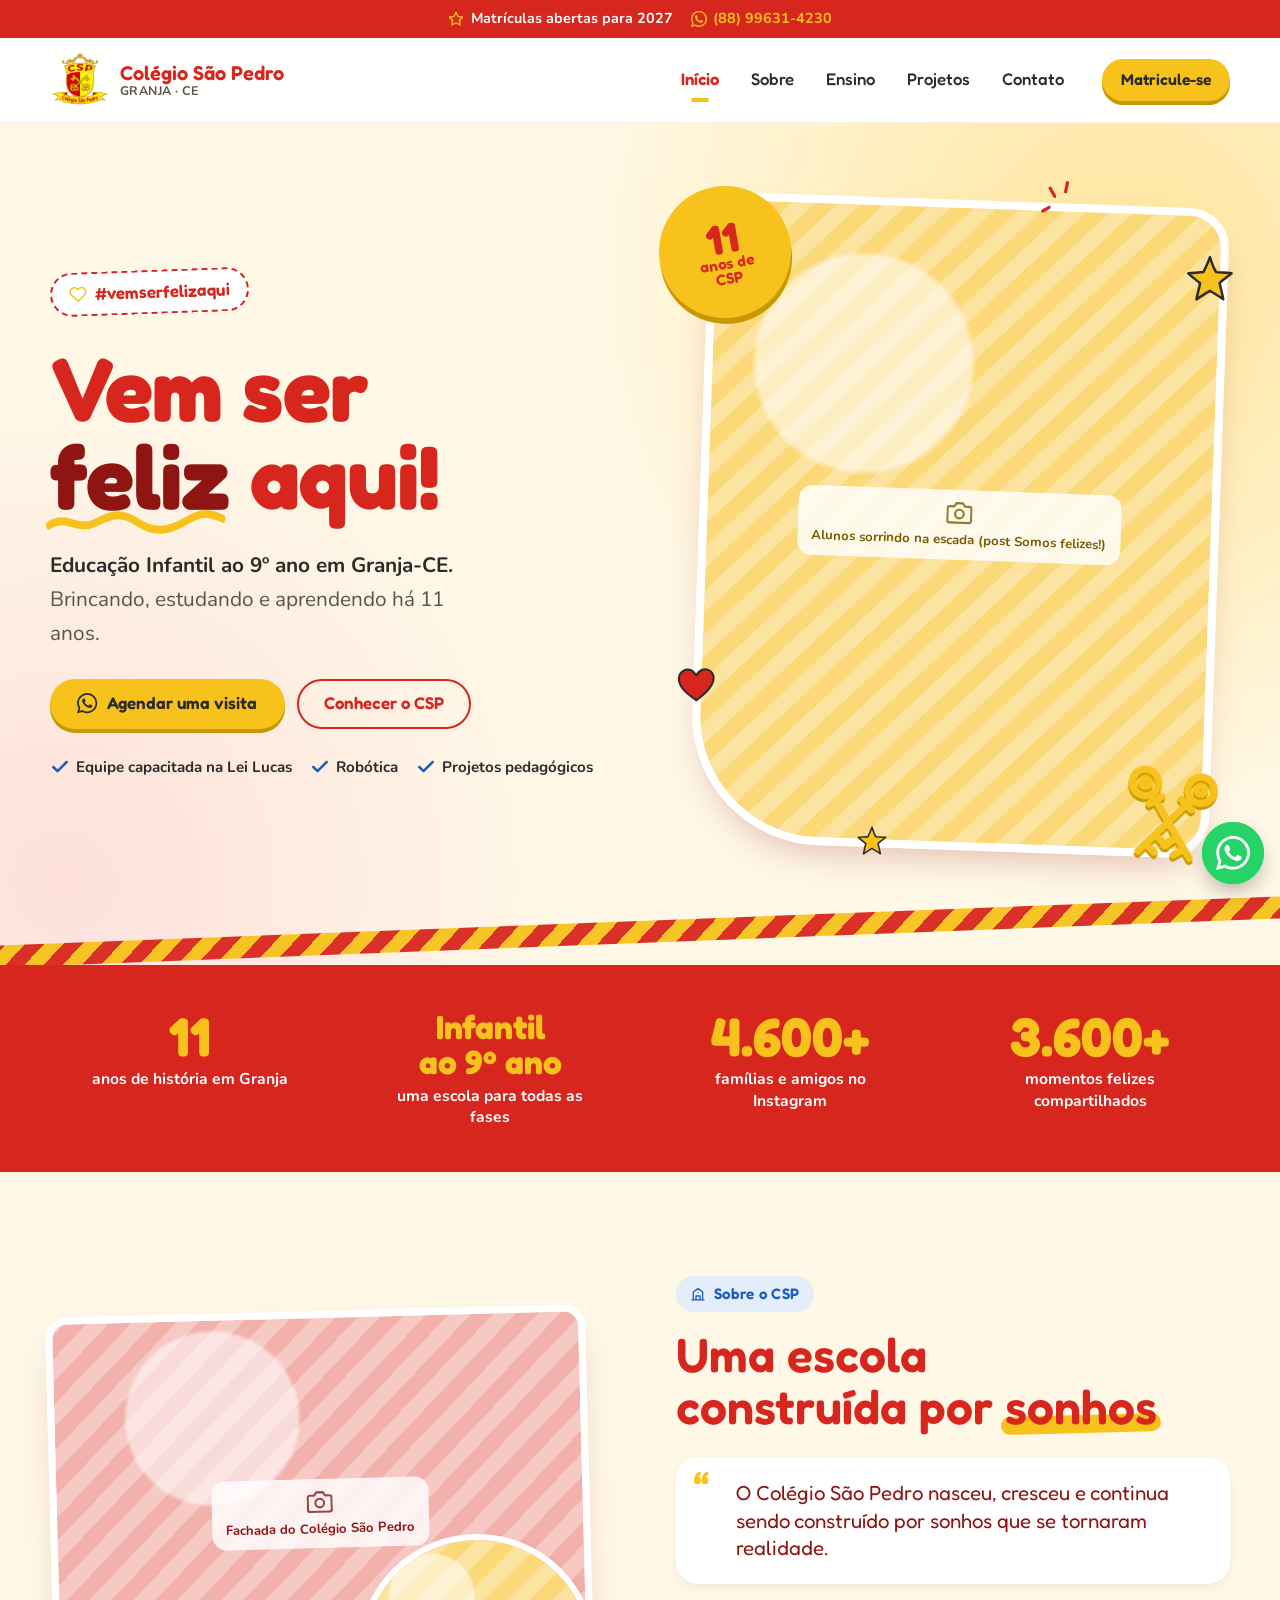
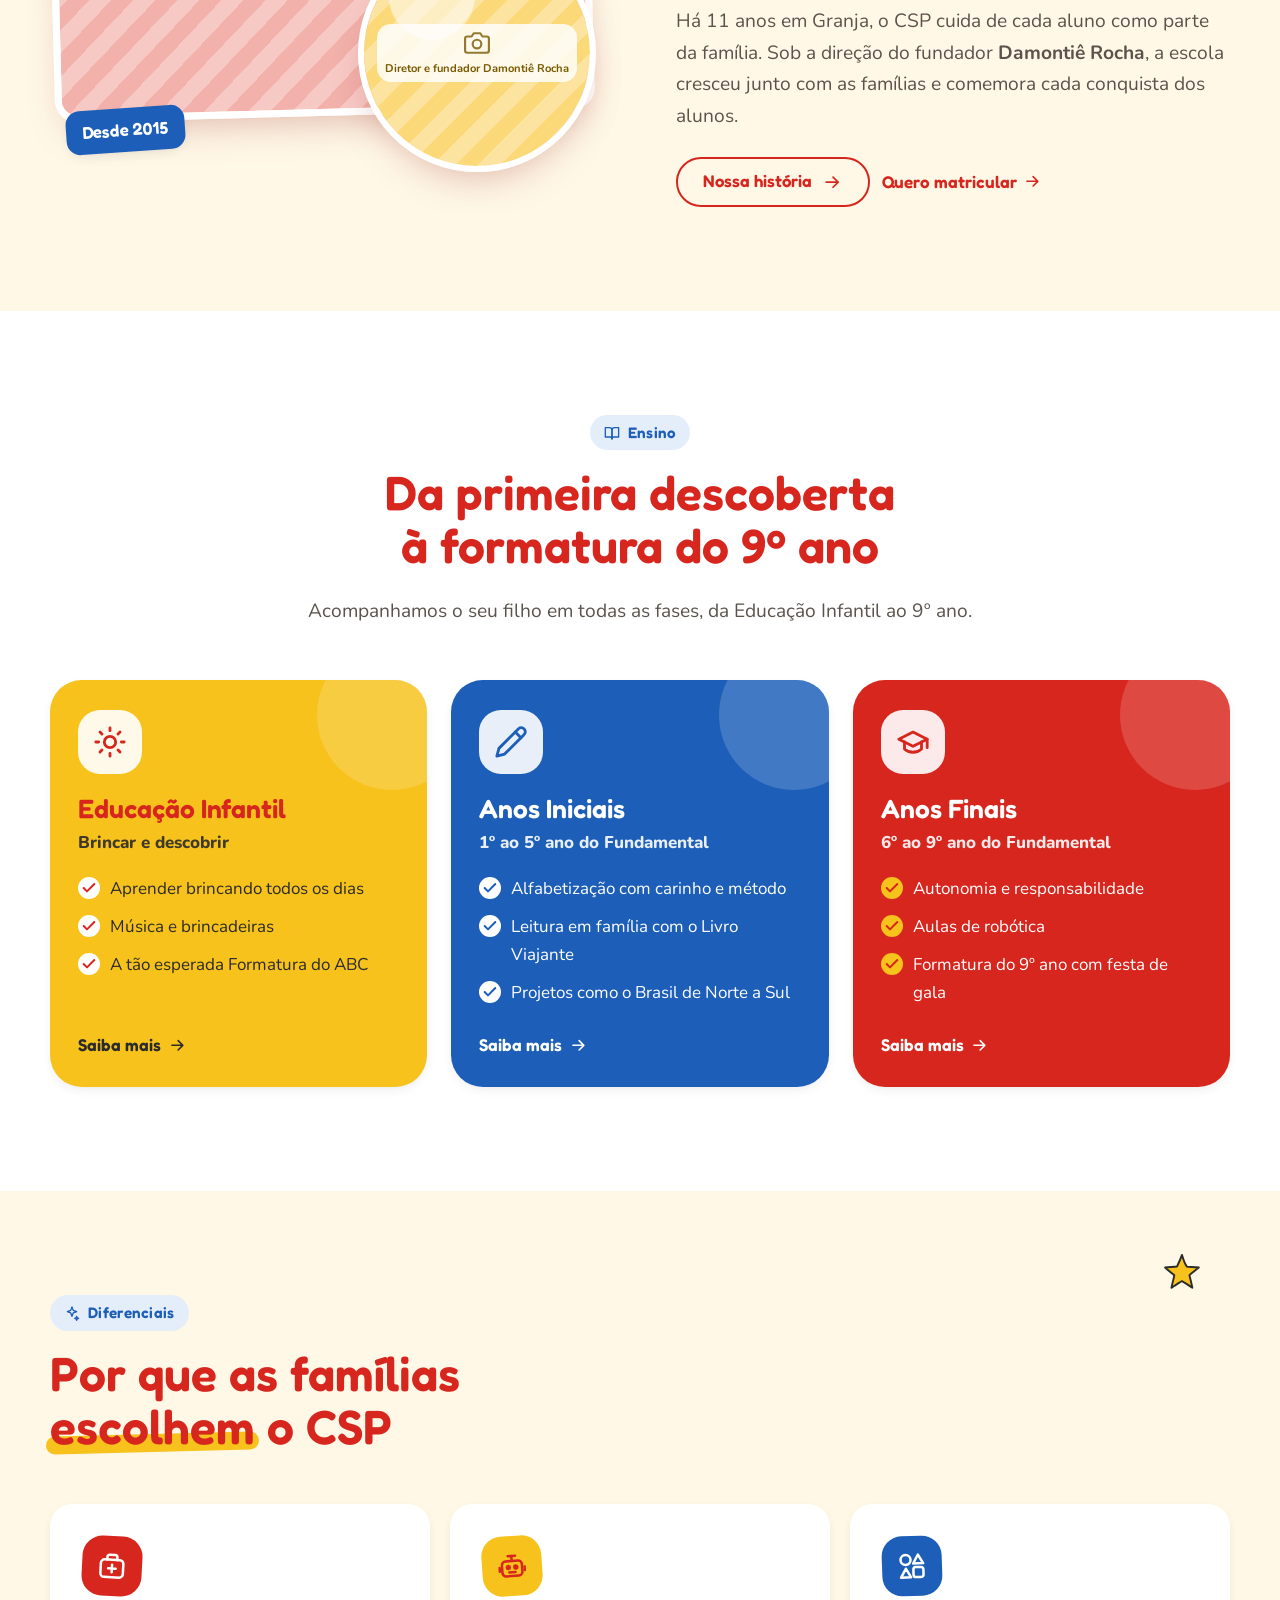
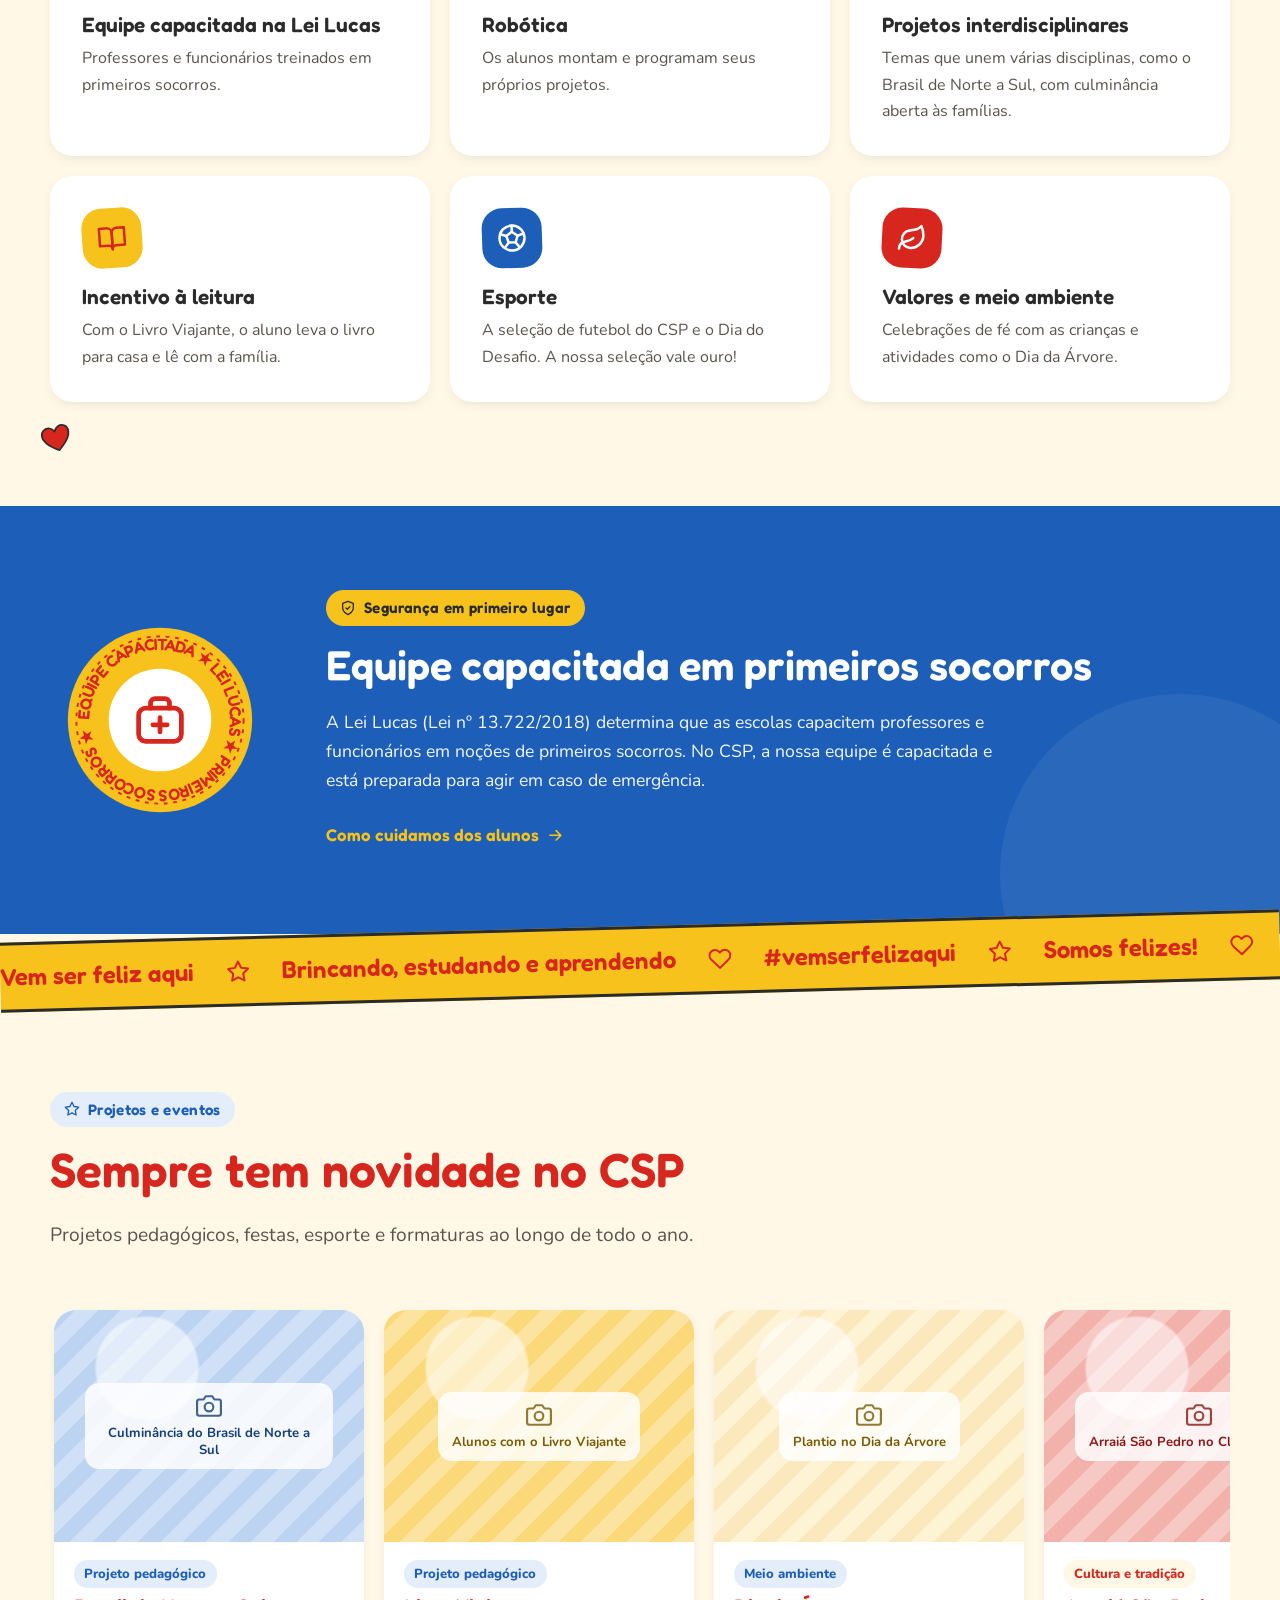
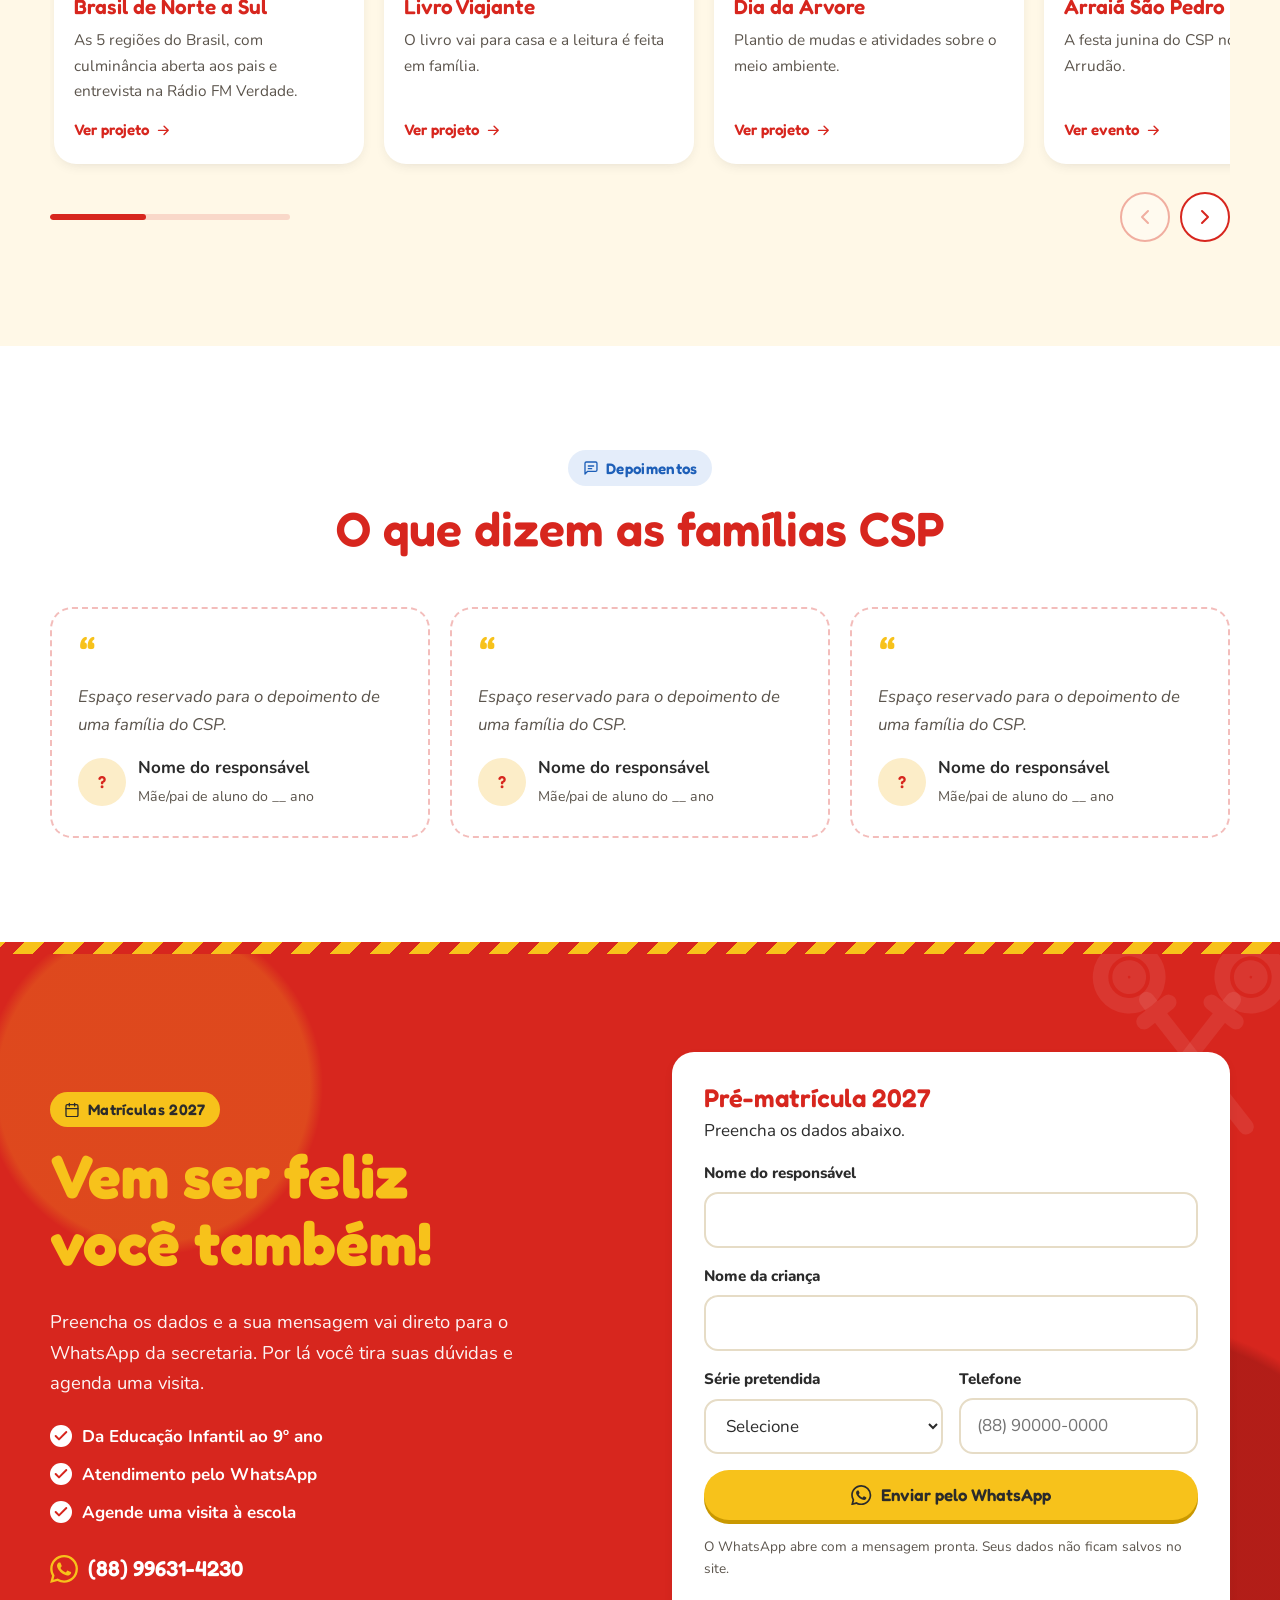
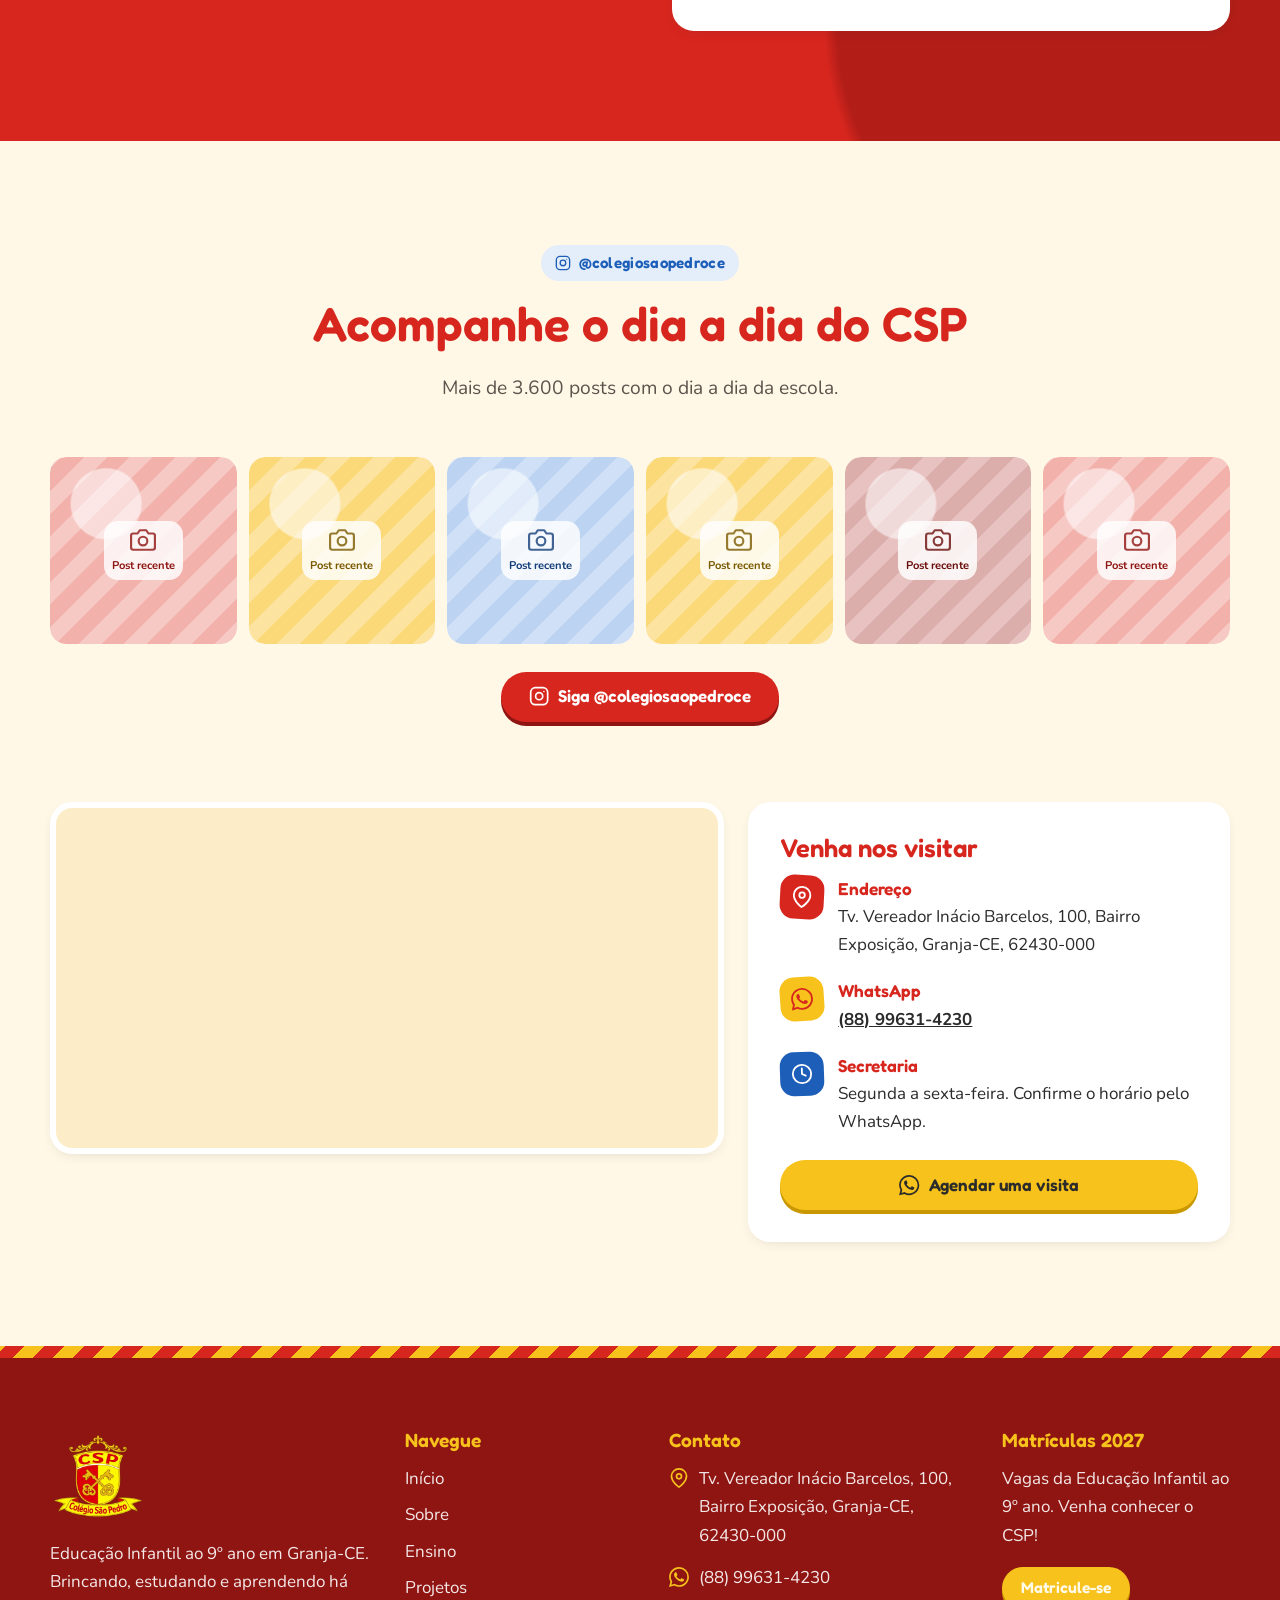
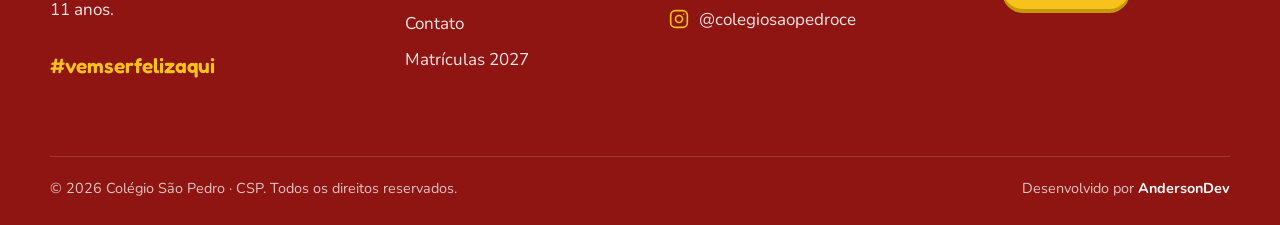
<file: index.html>
<!DOCTYPE html>
<html lang="pt-BR">
<head>
  <meta charset="utf-8">
  <meta name="viewport" content="width=device-width, initial-scale=1">
  <title>Colégio São Pedro | Escola em Granja-CE, Educação Infantil ao 9º ano</title>
  <meta name="description" content="Escola em Granja-CE da Educação Infantil ao 9º ano. Equipe capacitada na Lei Lucas, robótica, projetos e muito acolhimento. Matrículas 2027 abertas pelo WhatsApp.">
  <meta name="keywords" content="escola em Granja, colégio em Granja CE, educação infantil Granja, escola com robótica Granja, matrícula 2027 Granja, Colégio São Pedro, CSP">
  <link rel="canonical" href="https://colegiosaopedroce.com.br/">
  <meta name="theme-color" content="#D7261E">

  <!-- Open Graph (prévia bonita no WhatsApp e redes sociais) -->
  <meta property="og:type" content="website">
  <meta property="og:locale" content="pt_BR">
  <meta property="og:site_name" content="Colégio São Pedro">
  <meta property="og:title" content="Colégio São Pedro | Vem ser feliz aqui!">
  <meta property="og:description" content="Escola em Granja-CE da Educação Infantil ao 9º ano. Equipe capacitada na Lei Lucas, robótica, projetos e muito acolhimento. Matrículas 2027 abertas pelo WhatsApp.">
  <meta property="og:url" content="https://colegiosaopedroce.com.br/">
  <meta property="og:image" content="https://colegiosaopedroce.com.br/assets/img/logo/og-image.jpg">
  <meta property="og:image:width" content="1200">
  <meta property="og:image:height" content="630">
  <meta property="og:image:alt" content="Brasão do Colégio São Pedro">
  <meta name="twitter:card" content="summary_large_image">

  <link rel="icon" href="favicon.ico" sizes="any">
  <link rel="icon" type="image/png" sizes="32x32" href="assets/img/logo/favicon-32.png">
  <link rel="apple-touch-icon" href="assets/img/logo/apple-touch-icon.png">

  <link rel="preconnect" href="https://fonts.googleapis.com">
  <link rel="preconnect" href="https://fonts.gstatic.com" crossorigin>
  <link rel="stylesheet" href="https://fonts.googleapis.com/css2?family=Fredoka:wght@400;500;600;700&amp;family=Nunito:ital,wght@0,400;0,600;0,700;0,800;1,400&amp;display=swap">
  <link rel="stylesheet" href="assets/css/base.css">
  <link rel="stylesheet" href="assets/css/components.css">
  <link rel="stylesheet" href="assets/css/pages.css">
  <script>
    document.documentElement.classList.add('js');
    try {
      if (sessionStorage.getItem('csp-nav')) {
        sessionStorage.removeItem('csp-nav');
        if (!matchMedia('(prefers-reduced-motion: reduce)').matches) document.documentElement.classList.add('page-enter');
      }
    } catch (e) {}
  </script>
  <script type="application/ld+json">
  {
    "@context": "https://schema.org",
    "@type": "School",
    "name": "Colégio São Pedro",
    "alternateName": "CSP",
    "description": "Escola de Educação Infantil ao 9º ano em Granja-CE. Brincando, estudando e aprendendo há 11 anos.",
    "url": "https://colegiosaopedroce.com.br/",
    "logo": "https://colegiosaopedroce.com.br/assets/img/logo/brasao-csp-640.webp",
    "image": "https://colegiosaopedroce.com.br/assets/img/logo/og-image.jpg",
    "telephone": "+55 88 99631-4230",
    "slogan": "Vem ser feliz aqui!",
    "foundingDate": "2015",
    "founder": {
      "@type": "Person",
      "name": "Damontiê Rocha"
    },
    "address": {
      "@type": "PostalAddress",
      "streetAddress": "Tv. Vereador Inácio Barcelos, 100 - Bairro Exposição",
      "addressLocality": "Granja",
      "addressRegion": "CE",
      "postalCode": "62430-000",
      "addressCountry": "BR"
    },
    "sameAs": [
      "https://www.instagram.com/colegiosaopedroce/"
    ]
  }
  </script>
</head>
<body>
  <a class="skip-link" href="#conteudo">Pular para o conteúdo</a>

  <div class="topbar">
    <div class="container topbar__inner">
      <span class="topbar__msg"><svg class="icon" viewBox="0 0 24 24" fill="none" stroke="currentColor" stroke-width="2" stroke-linecap="round" stroke-linejoin="round" aria-hidden="true"><path d="M12 2l3.09 6.26L22 9.27l-5 4.87 1.18 6.88L12 17.77l-6.18 3.25L7 14.14 2 9.27l6.91-1.01z"/></svg> Matrículas abertas para 2027</span>
      <a href="https://wa.me/5588996314230?text=Ol%C3%A1!%20Vim%20pelo%20site%20e%20quero%20informa%C3%A7%C3%B5es%20sobre%20matr%C3%ADculas%202027%20no%20Col%C3%A9gio%20S%C3%A3o%20Pedro." target="_blank" rel="noopener"><svg class="icon" viewBox="0 0 24 24" aria-hidden="true"><path fill="currentColor" d="M17.472 14.382c-.297-.149-1.758-.867-2.03-.967-.273-.099-.471-.148-.67.15-.197.297-.767.966-.94 1.164-.173.199-.347.223-.644.075-.297-.15-1.255-.463-2.39-1.475-.883-.788-1.48-1.761-1.653-2.059-.173-.297-.018-.458.13-.606.134-.133.298-.347.446-.52.149-.174.198-.298.298-.497.099-.198.05-.371-.025-.52-.075-.149-.669-1.612-.916-2.207-.242-.579-.487-.5-.669-.51-.173-.008-.371-.01-.57-.01-.198 0-.52.074-.792.372-.272.297-1.04 1.016-1.04 2.479 0 1.462 1.065 2.875 1.213 3.074.149.198 2.096 3.2 5.077 4.487.709.306 1.262.489 1.694.625.712.227 1.36.195 1.871.118.571-.085 1.758-.719 2.006-1.413.248-.694.248-1.289.173-1.413-.074-.124-.272-.198-.57-.347m-5.421 7.403h-.004a9.87 9.87 0 0 1-5.031-1.378l-.361-.214-3.741.982.998-3.648-.235-.374a9.86 9.86 0 0 1-1.51-5.26c.001-5.45 4.436-9.884 9.888-9.884 2.64 0 5.122 1.03 6.988 2.898a9.825 9.825 0 0 1 2.893 6.994c-.003 5.45-4.437 9.884-9.885 9.884m8.413-18.297A11.815 11.815 0 0 0 12.05 0C5.495 0 .16 5.335.157 11.892c0 2.096.547 4.142 1.588 5.945L.057 24l6.305-1.654a11.882 11.882 0 0 0 5.683 1.448h.005c6.554 0 11.89-5.335 11.893-11.893a11.821 11.821 0 0 0-3.48-8.413Z"/></svg> (88) 99631-4230</a>
    </div>
  </div>

  <header class="header">
    <div class="container header__inner">
      <a class="brand" href="index.html" aria-label="Colégio São Pedro, página inicial">
        <picture><source srcset="assets/img/logo/brasao-csp-320.webp" type="image/webp"><img src="assets/img/logo/brasao-csp-320.png" width="60" height="60" alt="Brasão do Colégio São Pedro"></picture>
        <span class="brand__text"><strong>Colégio São Pedro</strong><small>GRANJA · CE</small></span>
      </a>
      <nav class="nav" id="menu" aria-label="Menu principal">
        <ul class="nav__list">
        <li><a class="nav__link" href="index.html" aria-current="page">Início</a></li>
        <li><a class="nav__link" href="sobre.html">Sobre</a></li>
        <li><a class="nav__link" href="ensino.html">Ensino</a></li>
        <li><a class="nav__link" href="projetos.html">Projetos</a></li>
        <li><a class="nav__link" href="contato.html">Contato</a></li>
        </ul>
      </nav>
      <a class="btn btn--yellow btn--sm header__cta" href="matriculas.html">Matricule-se</a>
      <button class="nav-toggle" type="button" aria-expanded="false" aria-controls="menu" aria-label="Abrir menu">
        <span></span><span></span><span></span>
      </button>
    </div>
  </header>

  <main id="conteudo">
<!-- 2. HERO -->
    <section class="hero" aria-labelledby="hero-titulo">
      <div class="hero__ribbon" aria-hidden="true"></div>
      <div class="container hero__grid">
        <div class="hero__text reveal">
          <span class="hero__tag"><svg class="icon" viewBox="0 0 24 24" fill="none" stroke="currentColor" stroke-width="2" stroke-linecap="round" stroke-linejoin="round" aria-hidden="true"><path d="M20.8 4.6a5.5 5.5 0 0 0-7.8 0L12 5.7l-1-1.1a5.5 5.5 0 0 0-7.8 7.8l1 1.1L12 21l7.8-7.5 1-1.1a5.5 5.5 0 0 0 0-7.8z"/></svg> #vemserfelizaqui</span>
          <h1 class="hero__title" id="hero-titulo">Vem ser <span class="feliz">feliz<svg viewBox="0 0 200 20" preserveAspectRatio="none" aria-hidden="true"><path d="M3 13c20-9 32 5 52-2s30-8 48 0 34 6 52-1 26-7 42-2" fill="none" stroke="currentColor" stroke-width="6" stroke-linecap="round"/></svg></span> aqui!</h1>
          <p class="hero__sub"><strong>Educação Infantil ao 9º ano em Granja-CE.</strong> Brincando, estudando e aprendendo há 11 anos.</p>
          <div class="hero__actions">
            <a class="btn btn--yellow" href="https://wa.me/5588996314230?text=Ol%C3%A1!%20Vim%20pelo%20site%20e%20gostaria%20de%20agendar%20uma%20visita%20ao%20Col%C3%A9gio%20S%C3%A3o%20Pedro." target="_blank" rel="noopener"><svg class="icon" viewBox="0 0 24 24" aria-hidden="true"><path fill="currentColor" d="M17.472 14.382c-.297-.149-1.758-.867-2.03-.967-.273-.099-.471-.148-.67.15-.197.297-.767.966-.94 1.164-.173.199-.347.223-.644.075-.297-.15-1.255-.463-2.39-1.475-.883-.788-1.48-1.761-1.653-2.059-.173-.297-.018-.458.13-.606.134-.133.298-.347.446-.52.149-.174.198-.298.298-.497.099-.198.05-.371-.025-.52-.075-.149-.669-1.612-.916-2.207-.242-.579-.487-.5-.669-.51-.173-.008-.371-.01-.57-.01-.198 0-.52.074-.792.372-.272.297-1.04 1.016-1.04 2.479 0 1.462 1.065 2.875 1.213 3.074.149.198 2.096 3.2 5.077 4.487.709.306 1.262.489 1.694.625.712.227 1.36.195 1.871.118.571-.085 1.758-.719 2.006-1.413.248-.694.248-1.289.173-1.413-.074-.124-.272-.198-.57-.347m-5.421 7.403h-.004a9.87 9.87 0 0 1-5.031-1.378l-.361-.214-3.741.982.998-3.648-.235-.374a9.86 9.86 0 0 1-1.51-5.26c.001-5.45 4.436-9.884 9.888-9.884 2.64 0 5.122 1.03 6.988 2.898a9.825 9.825 0 0 1 2.893 6.994c-.003 5.45-4.437 9.884-9.885 9.884m8.413-18.297A11.815 11.815 0 0 0 12.05 0C5.495 0 .16 5.335.157 11.892c0 2.096.547 4.142 1.588 5.945L.057 24l6.305-1.654a11.882 11.882 0 0 0 5.683 1.448h.005c6.554 0 11.89-5.335 11.893-11.893a11.821 11.821 0 0 0-3.48-8.413Z"/></svg> Agendar uma visita</a>
            <a class="btn btn--outline" href="#sobre">Conhecer o CSP</a>
          </div>
          <ul class="hero__trust">
            <li><svg class="icon" viewBox="0 0 24 24" fill="none" stroke="currentColor" stroke-width="2" stroke-linecap="round" stroke-linejoin="round" aria-hidden="true"><path d="M20 6 9 17l-5-5"/></svg> Equipe capacitada na Lei Lucas</li>
            <li><svg class="icon" viewBox="0 0 24 24" fill="none" stroke="currentColor" stroke-width="2" stroke-linecap="round" stroke-linejoin="round" aria-hidden="true"><path d="M20 6 9 17l-5-5"/></svg> Robótica</li>
            <li><svg class="icon" viewBox="0 0 24 24" fill="none" stroke="currentColor" stroke-width="2" stroke-linecap="round" stroke-linejoin="round" aria-hidden="true"><path d="M20 6 9 17l-5-5"/></svg> Projetos pedagógicos</li>
          </ul>
        </div>

        <div class="hero__visual reveal" style="--delay:.15s">
          <div class="hero__badge" aria-hidden="true"><b>11</b><span>anos de<br>CSP</span></div>
          <!-- Trocar pela foto dos alunos na escada (post "Somos felizes!") -->
          <div class="ph ph--yellow ph--portrait hero__photo" role="img" aria-label="Foto: Alunos sorrindo na escada (post Somos felizes!)"><span class="ph__label"><svg class="icon" viewBox="0 0 24 24" fill="none" stroke="currentColor" stroke-width="2" stroke-linecap="round" stroke-linejoin="round" aria-hidden="true"><path d="M23 19a2 2 0 0 1-2 2H3a2 2 0 0 1-2-2V8a2 2 0 0 1 2-2h4l2-3h6l2 3h4a2 2 0 0 1 2 2z"/><circle cx="12" cy="13" r="4"/></svg>Alunos sorrindo na escada (post Somos felizes!)</span></div>
          <svg class="hero__keys" viewBox="0 0 100 100" fill="none" stroke="currentColor" stroke-width="6" stroke-linecap="round" stroke-linejoin="round" aria-hidden="true"><g transform="rotate(38 50 55)"><circle cx="50" cy="17" r="11"/><circle cx="50" cy="17" r="3.5"/><path d="M50 28v62M50 70h13M50 81h10M44 34h12"/></g><g transform="rotate(-38 50 55) translate(100 0) scale(-1 1)"><circle cx="50" cy="17" r="11"/><circle cx="50" cy="17" r="3.5"/><path d="M50 28v62M50 70h13M50 81h10M44 34h12"/></g></svg>
          <span class="doodle doodle--star doodle--float" style="top:8%;right:-18px;width:54px;--r:14deg"><svg viewBox="0 0 48 48" aria-hidden="true"><path d="M24 4.5c1.6 5.3 3.4 10.6 5.6 13.4 3.9.4 9 .3 13.6 1-3.6 3.2-7.9 6-10.7 8.7 1 4.6 2.6 10 3.3 14.4-4-2.6-8.6-5.9-11.9-7.5-3.9 2.2-8 5-12 7.6.9-4.7 2.5-9.9 3.3-14.3-3.4-3-7.3-5.7-10.5-8.9 4.6-.6 9.5-.5 13.5-1.1C19.6 15 22.2 9.6 24 4.5z" fill="currentColor" stroke="#2B2B2B" stroke-width="2.2" stroke-linejoin="round"/></svg></span>
          <span class="doodle doodle--heart doodle--float" style="bottom:22%;left:-26px;width:46px;--r:-12deg;animation-delay:-2s"><svg viewBox="0 0 48 48" aria-hidden="true"><path d="M24.5 41C15 34.5 5.5 27 6.2 17.6 6.8 10.9 13.4 7.4 18.8 9.6c2.5 1 4.3 3.2 5.5 5.6 1.4-2.6 3.4-5 6.2-6 5.6-2 11.8 1.8 11.8 8.4 0 9.2-8.9 16.4-17.8 23.4z" fill="currentColor" stroke="#2B2B2B" stroke-width="2.2" stroke-linejoin="round"/></svg></span>
          <span class="doodle doodle--star doodle--float" style="bottom:-8px;left:30%;width:34px;--r:-8deg;animation-delay:-1s"><svg viewBox="0 0 48 48" aria-hidden="true"><path d="M24 4.5c1.6 5.3 3.4 10.6 5.6 13.4 3.9.4 9 .3 13.6 1-3.6 3.2-7.9 6-10.7 8.7 1 4.6 2.6 10 3.3 14.4-4-2.6-8.6-5.9-11.9-7.5-3.9 2.2-8 5-12 7.6.9-4.7 2.5-9.9 3.3-14.3-3.4-3-7.3-5.7-10.5-8.9 4.6-.6 9.5-.5 13.5-1.1C19.6 15 22.2 9.6 24 4.5z" fill="currentColor" stroke="#2B2B2B" stroke-width="2.2" stroke-linejoin="round"/></svg></span>
          <span class="doodle doodle--spark" style="top:-22px;right:26%;width:44px"><svg viewBox="0 0 48 48" fill="none" stroke="currentColor" stroke-width="3.5" stroke-linecap="round" aria-hidden="true"><path d="M10 32 3 36M16 20l-5-9M28 15l2-10"/></svg></span>
        </div>
      </div>
    </section>

    <!-- 3. FAIXA DE NÚMEROS -->
    <!-- TODO: quando a escola enviar, trocar os dois últimos números por "alunos" e "professores". -->
    <section class="stats" aria-label="O CSP em números">
      <div class="container stats__grid">
        <div class="stat reveal"><span class="stat__num" data-count="11">11</span><span class="stat__label">anos de história em Granja</span></div>
        <div class="stat reveal" style="--delay:.08s"><span class="stat__num stat__num--text">Infantil<br>ao 9º ano</span><span class="stat__label">uma escola para todas as fases</span></div>
        <div class="stat reveal" style="--delay:.16s"><span class="stat__num" data-count="4600" data-suffix="+">4.600+</span><span class="stat__label">famílias e amigos no Instagram</span></div>
        <div class="stat reveal" style="--delay:.24s"><span class="stat__num" data-count="3600" data-suffix="+">3.600+</span><span class="stat__label">momentos felizes compartilhados</span></div>
      </div>
    </section>

    <!-- 4. SOBRE (RESUMO) -->
    <section class="section" id="sobre" aria-labelledby="sobre-titulo">
      <div class="container split">
        <div class="split__media about-media reveal">
          <div class="ph ph--red about-media__main" role="img" aria-label="Foto: Fachada do Colégio São Pedro"><span class="ph__label"><svg class="icon" viewBox="0 0 24 24" fill="none" stroke="currentColor" stroke-width="2" stroke-linecap="round" stroke-linejoin="round" aria-hidden="true"><path d="M23 19a2 2 0 0 1-2 2H3a2 2 0 0 1-2-2V8a2 2 0 0 1 2-2h4l2-3h6l2 3h4a2 2 0 0 1 2 2z"/><circle cx="12" cy="13" r="4"/></svg>Fachada do Colégio São Pedro</span></div>
          <div class="about-media__small"><div class="ph ph--yellow ph--square" role="img" aria-label="Foto: Diretor e fundador Damontiê Rocha"><span class="ph__label"><svg class="icon" viewBox="0 0 24 24" fill="none" stroke="currentColor" stroke-width="2" stroke-linecap="round" stroke-linejoin="round" aria-hidden="true"><path d="M23 19a2 2 0 0 1-2 2H3a2 2 0 0 1-2-2V8a2 2 0 0 1 2-2h4l2-3h6l2 3h4a2 2 0 0 1 2 2z"/><circle cx="12" cy="13" r="4"/></svg>Diretor e fundador Damontiê Rocha</span></div></div>
          <span class="about-media__sticker">Desde 2015</span>
        </div>
        <div class="split__text reveal" style="--delay:.1s">
          <span class="eyebrow"><svg class="icon" viewBox="0 0 24 24" fill="none" stroke="currentColor" stroke-width="2" stroke-linecap="round" stroke-linejoin="round" aria-hidden="true"><path d="M3 21h18M5 21V9l7-5 7 5v12M9 21v-6h6v6M12 9.5v.01"/></svg> Sobre o CSP</span>
          <h2 class="section-title" id="sobre-titulo">Uma escola construída por <span class="hl">sonhos</span></h2>
          <blockquote class="quote">
            O Colégio São Pedro nasceu, cresceu e continua sendo construído por sonhos que se tornaram realidade.
          </blockquote>
          <p class="lead">Há 11 anos em Granja, o CSP cuida de cada aluno como parte da família. Sob a direção do fundador <strong>Damontiê Rocha</strong>, a escola cresceu junto com as famílias e comemora cada conquista dos alunos.</p>
          <div class="btn-row">
            <a class="btn btn--outline" href="sobre.html">Nossa história <svg class="icon" viewBox="0 0 24 24" fill="none" stroke="currentColor" stroke-width="2" stroke-linecap="round" stroke-linejoin="round" aria-hidden="true"><path d="M5 12h14M13 6l6 6-6 6"/></svg></a>
            <a class="link-arrow" href="#matriculas" style="color:var(--red)">Quero matricular <svg class="icon" viewBox="0 0 24 24" fill="none" stroke="currentColor" stroke-width="2" stroke-linecap="round" stroke-linejoin="round" aria-hidden="true"><path d="M5 12h14M13 6l6 6-6 6"/></svg></a>
          </div>
        </div>
      </div>
    </section>

    <!-- 5. SEGMENTOS -->
    <section class="section section--white" id="ensino" aria-labelledby="ensino-titulo">
      <div class="container">
        <div class="section-head section-head--center reveal">
          <span class="eyebrow"><svg class="icon" viewBox="0 0 24 24" fill="none" stroke="currentColor" stroke-width="2" stroke-linecap="round" stroke-linejoin="round" aria-hidden="true"><path d="M2 4h6a4 4 0 0 1 4 4v13a3 3 0 0 0-3-3H2z"/><path d="M22 4h-6a4 4 0 0 0-4 4v13a3 3 0 0 1 3-3h7z"/></svg> Ensino</span>
          <h2 class="section-title" id="ensino-titulo">Da primeira descoberta à formatura do 9º ano</h2>
          <p class="lead">Acompanhamos o seu filho em todas as fases, da Educação Infantil ao 9º ano.</p>
        </div>
        <div class="segments">
          <article class="seg-card seg-card--yellow reveal">
            <span class="seg-card__shape" aria-hidden="true"></span>
            <span class="seg-card__icon"><svg class="icon" viewBox="0 0 24 24" fill="none" stroke="currentColor" stroke-width="2" stroke-linecap="round" stroke-linejoin="round" aria-hidden="true"><circle cx="12" cy="12" r="4"/><path d="M12 2v2M12 20v2M4.93 4.93l1.41 1.41M17.66 17.66l1.41 1.41M2 12h2M20 12h2M6.34 17.66l-1.41 1.41M19.07 4.93l-1.41 1.41"/></svg></span>
            <h3>Educação Infantil</h3>
            <p class="seg-card__age">Brincar e descobrir</p>
            <ul class="check-list">
              <li><svg class="icon" viewBox="0 0 24 24" fill="none" stroke="currentColor" stroke-width="2" stroke-linecap="round" stroke-linejoin="round" aria-hidden="true"><path d="M20 6 9 17l-5-5"/></svg> Aprender brincando todos os dias</li>
              <li><svg class="icon" viewBox="0 0 24 24" fill="none" stroke="currentColor" stroke-width="2" stroke-linecap="round" stroke-linejoin="round" aria-hidden="true"><path d="M20 6 9 17l-5-5"/></svg> Música e brincadeiras</li>
              <li><svg class="icon" viewBox="0 0 24 24" fill="none" stroke="currentColor" stroke-width="2" stroke-linecap="round" stroke-linejoin="round" aria-hidden="true"><path d="M20 6 9 17l-5-5"/></svg> A tão esperada Formatura do ABC</li>
            </ul>
            <a class="link-arrow" href="ensino.html#infantil">Saiba mais <svg class="icon" viewBox="0 0 24 24" fill="none" stroke="currentColor" stroke-width="2" stroke-linecap="round" stroke-linejoin="round" aria-hidden="true"><path d="M5 12h14M13 6l6 6-6 6"/></svg></a>
          </article>
          <article class="seg-card seg-card--blue reveal" style="--delay:.1s">
            <span class="seg-card__shape" aria-hidden="true"></span>
            <span class="seg-card__icon"><svg class="icon" viewBox="0 0 24 24" fill="none" stroke="currentColor" stroke-width="2" stroke-linecap="round" stroke-linejoin="round" aria-hidden="true"><path d="M17 3a2.85 2.85 0 1 1 4 4L7.5 20.5 2 22l1.5-5.5z"/><path d="M15 5l4 4"/></svg></span>
            <h3>Anos Iniciais</h3>
            <p class="seg-card__age">1º ao 5º ano do Fundamental</p>
            <ul class="check-list">
              <li><svg class="icon" viewBox="0 0 24 24" fill="none" stroke="currentColor" stroke-width="2" stroke-linecap="round" stroke-linejoin="round" aria-hidden="true"><path d="M20 6 9 17l-5-5"/></svg> Alfabetização com carinho e método</li>
              <li><svg class="icon" viewBox="0 0 24 24" fill="none" stroke="currentColor" stroke-width="2" stroke-linecap="round" stroke-linejoin="round" aria-hidden="true"><path d="M20 6 9 17l-5-5"/></svg> Leitura em família com o Livro Viajante</li>
              <li><svg class="icon" viewBox="0 0 24 24" fill="none" stroke="currentColor" stroke-width="2" stroke-linecap="round" stroke-linejoin="round" aria-hidden="true"><path d="M20 6 9 17l-5-5"/></svg> Projetos como o Brasil de Norte a Sul</li>
            </ul>
            <a class="link-arrow" href="ensino.html#anos-iniciais">Saiba mais <svg class="icon" viewBox="0 0 24 24" fill="none" stroke="currentColor" stroke-width="2" stroke-linecap="round" stroke-linejoin="round" aria-hidden="true"><path d="M5 12h14M13 6l6 6-6 6"/></svg></a>
          </article>
          <article class="seg-card seg-card--red reveal" style="--delay:.2s">
            <span class="seg-card__shape" aria-hidden="true"></span>
            <span class="seg-card__icon"><svg class="icon" viewBox="0 0 24 24" fill="none" stroke="currentColor" stroke-width="2" stroke-linecap="round" stroke-linejoin="round" aria-hidden="true"><path d="M22 10 12 5 2 10l10 5 10-5z"/><path d="M6 12v5c3 3 9 3 12 0v-5M22 10v6"/></svg></span>
            <h3>Anos Finais</h3>
            <p class="seg-card__age">6º ao 9º ano do Fundamental</p>
            <ul class="check-list">
              <li><svg class="icon" viewBox="0 0 24 24" fill="none" stroke="currentColor" stroke-width="2" stroke-linecap="round" stroke-linejoin="round" aria-hidden="true"><path d="M20 6 9 17l-5-5"/></svg> Autonomia e responsabilidade</li>
              <li><svg class="icon" viewBox="0 0 24 24" fill="none" stroke="currentColor" stroke-width="2" stroke-linecap="round" stroke-linejoin="round" aria-hidden="true"><path d="M20 6 9 17l-5-5"/></svg> Aulas de robótica</li>
              <li><svg class="icon" viewBox="0 0 24 24" fill="none" stroke="currentColor" stroke-width="2" stroke-linecap="round" stroke-linejoin="round" aria-hidden="true"><path d="M20 6 9 17l-5-5"/></svg> Formatura do 9º ano com festa de gala</li>
            </ul>
            <a class="link-arrow" href="ensino.html#anos-finais">Saiba mais <svg class="icon" viewBox="0 0 24 24" fill="none" stroke="currentColor" stroke-width="2" stroke-linecap="round" stroke-linejoin="round" aria-hidden="true"><path d="M5 12h14M13 6l6 6-6 6"/></svg></a>
          </article>
        </div>
      </div>
    </section>

    <!-- 6. DIFERENCIAIS -->
    <section class="section" aria-labelledby="dif-titulo">
      <span class="doodle doodle--star doodle--float" style="top:60px;right:6%;width:42px;--r:10deg" aria-hidden="true"><svg viewBox="0 0 48 48" aria-hidden="true"><path d="M24 4.5c1.6 5.3 3.4 10.6 5.6 13.4 3.9.4 9 .3 13.6 1-3.6 3.2-7.9 6-10.7 8.7 1 4.6 2.6 10 3.3 14.4-4-2.6-8.6-5.9-11.9-7.5-3.9 2.2-8 5-12 7.6.9-4.7 2.5-9.9 3.3-14.3-3.4-3-7.3-5.7-10.5-8.9 4.6-.6 9.5-.5 13.5-1.1C19.6 15 22.2 9.6 24 4.5z" fill="currentColor" stroke="#2B2B2B" stroke-width="2.2" stroke-linejoin="round"/></svg></span>
      <span class="doodle doodle--heart" style="bottom:50px;left:3%;width:36px;transform:rotate(-14deg)" aria-hidden="true"><svg viewBox="0 0 48 48" aria-hidden="true"><path d="M24.5 41C15 34.5 5.5 27 6.2 17.6 6.8 10.9 13.4 7.4 18.8 9.6c2.5 1 4.3 3.2 5.5 5.6 1.4-2.6 3.4-5 6.2-6 5.6-2 11.8 1.8 11.8 8.4 0 9.2-8.9 16.4-17.8 23.4z" fill="currentColor" stroke="#2B2B2B" stroke-width="2.2" stroke-linejoin="round"/></svg></span>
      <div class="container">
        <div class="section-head reveal">
          <span class="eyebrow"><svg class="icon" viewBox="0 0 24 24" fill="none" stroke="currentColor" stroke-width="2" stroke-linecap="round" stroke-linejoin="round" aria-hidden="true"><path d="M12 3l1.9 5.1L19 10l-5.1 1.9L12 17l-1.9-5.1L5 10l5.1-1.9z"/><path d="M19 17l.8 2.2L22 20l-2.2.8L19 23l-.8-2.2L16 20l2.2-.8z"/></svg> Diferenciais</span>
          <h2 class="section-title" id="dif-titulo">Por que as famílias <span class="hl">escolhem</span> o CSP</h2>
        </div>
        <div class="features">
          <article class="card feature reveal">
            <span class="icon-bubble icon-bubble--red"><svg class="icon" viewBox="0 0 24 24" fill="none" stroke="currentColor" stroke-width="2" stroke-linecap="round" stroke-linejoin="round" aria-hidden="true"><rect x="3" y="7" width="18" height="14" rx="3"/><path d="M8 7V5a2 2 0 0 1 2-2h4a2 2 0 0 1 2 2v2M12 11v6M9 14h6"/></svg></span>
            <h3>Equipe capacitada na Lei Lucas</h3>
            <p>Professores e funcionários treinados em primeiros socorros.</p>
          </article>
          <article class="card feature reveal" style="--delay:.08s">
            <span class="icon-bubble"><svg class="icon" viewBox="0 0 24 24" fill="none" stroke="currentColor" stroke-width="2" stroke-linecap="round" stroke-linejoin="round" aria-hidden="true"><rect x="4" y="8" width="16" height="12" rx="3"/><path d="M12 8V4M9 4h6M2 13v3M22 13v3M9.5 17h5"/><circle cx="9" cy="13" r="1.2" fill="currentColor"/><circle cx="15" cy="13" r="1.2" fill="currentColor"/></svg></span>
            <h3>Robótica</h3>
            <p>Os alunos montam e programam seus próprios projetos.</p>
          </article>
          <article class="card feature reveal" style="--delay:.16s">
            <span class="icon-bubble icon-bubble--blue"><svg class="icon" viewBox="0 0 24 24" fill="none" stroke="currentColor" stroke-width="2" stroke-linecap="round" stroke-linejoin="round" aria-hidden="true"><circle cx="7" cy="7" r="4"/><rect x="13" y="13" width="8" height="8" rx="2"/><path d="M17 3l4 7h-8z"/><path d="M3 21l4-7 4 7z"/></svg></span>
            <h3>Projetos interdisciplinares</h3>
            <p>Temas que unem várias disciplinas, como o Brasil de Norte a Sul, com culminância aberta às famílias.</p>
          </article>
          <article class="card feature reveal">
            <span class="icon-bubble"><svg class="icon" viewBox="0 0 24 24" fill="none" stroke="currentColor" stroke-width="2" stroke-linecap="round" stroke-linejoin="round" aria-hidden="true"><path d="M2 4h6a4 4 0 0 1 4 4v13a3 3 0 0 0-3-3H2z"/><path d="M22 4h-6a4 4 0 0 0-4 4v13a3 3 0 0 1 3-3h7z"/></svg></span>
            <h3>Incentivo à leitura</h3>
            <p>Com o Livro Viajante, o aluno leva o livro para casa e lê com a família.</p>
          </article>
          <article class="card feature reveal" style="--delay:.08s">
            <span class="icon-bubble icon-bubble--blue"><svg class="icon" viewBox="0 0 24 24" fill="none" stroke="currentColor" stroke-width="2" stroke-linecap="round" stroke-linejoin="round" aria-hidden="true"><circle cx="12" cy="12" r="10"/><path d="M12 7l4.5 3.3-1.7 5.2H9.2L7.5 10.3z"/><path d="M12 2v5M16.5 10.3l4.8-1.6M14.8 15.5l3 4M9.2 15.5l-3 4M7.5 10.3 2.7 8.7"/></svg></span>
            <h3>Esporte</h3>
            <p>A seleção de futebol do CSP e o Dia do Desafio. A nossa seleção vale ouro!</p>
          </article>
          <article class="card feature reveal" style="--delay:.16s">
            <span class="icon-bubble icon-bubble--red"><svg class="icon" viewBox="0 0 24 24" fill="none" stroke="currentColor" stroke-width="2" stroke-linecap="round" stroke-linejoin="round" aria-hidden="true"><path d="M11 20A7 7 0 0 1 9.8 6.1C15.5 5 17 4.48 19 2c1 2 2 4.18 2 8 0 5.5-4.78 10-10 10z"/><path d="M2 21c0-3 1.85-5.36 5.08-6C9.5 14.52 12 13 13 12"/></svg></span>
            <h3>Valores e meio ambiente</h3>
            <p>Celebrações de fé com as crianças e atividades como o Dia da Árvore.</p>
          </article>
        </div>
      </div>
    </section>

    <!-- 7. SEGURANÇA EM PRIMEIRO LUGAR -->
    <section class="safety" aria-labelledby="seg-titulo">
      <div class="container safety__inner">
        <svg class="seal" viewBox="0 0 200 200" role="img" aria-label="Selo: equipe capacitada na Lei Lucas">
  <defs><path id="sealPath" d="M100,100 m-74,0 a74,74 0 1,1 148,0 a74,74 0 1,1 -148,0"/></defs>
  <circle cx="100" cy="100" r="97" fill="#F7C21B"/>
  <circle cx="100" cy="100" r="88" fill="none" stroke="#D7261E" stroke-width="2" stroke-dasharray="4 6"/>
  <text font-family="Fredoka, sans-serif" font-weight="600" font-size="17" fill="#D7261E" letter-spacing="1"><textPath href="#sealPath" textLength="455" lengthAdjust="spacing">EQUIPE CAPACITADA ★ LEI LUCAS ★ PRIMEIROS SOCORROS ★</textPath></text>
  <g class="seal__center"><circle cx="100" cy="100" r="54" fill="#fff"/>
  <g transform="translate(70 70) scale(2.5)" fill="none" stroke="#D7261E" stroke-width="2" stroke-linecap="round" stroke-linejoin="round"><rect x="3" y="7" width="18" height="14" rx="3"/><path d="M8 7V5a2 2 0 0 1 2-2h4a2 2 0 0 1 2 2v2M12 11v6M9 14h6"/></g></g>
</svg>
        <div class="reveal">
          <span class="eyebrow eyebrow--yellow"><svg class="icon" viewBox="0 0 24 24" fill="none" stroke="currentColor" stroke-width="2" stroke-linecap="round" stroke-linejoin="round" aria-hidden="true"><path d="M12 22s8-4 8-10V5l-8-3-8 3v7c0 6 8 10 8 10z"/><path d="M9 12l2 2 4-4"/></svg> Segurança em primeiro lugar</span>
          <h2 id="seg-titulo">Equipe capacitada em primeiros socorros</h2>
          <p>A Lei Lucas (Lei nº 13.722/2018) determina que as escolas capacitem professores e funcionários em noções de primeiros socorros. No CSP, a nossa equipe é capacitada e está preparada para agir em caso de emergência.</p>
          <a class="link-arrow" href="ensino.html#seguranca">Como cuidamos dos alunos <svg class="icon" viewBox="0 0 24 24" fill="none" stroke="currentColor" stroke-width="2" stroke-linecap="round" stroke-linejoin="round" aria-hidden="true"><path d="M5 12h14M13 6l6 6-6 6"/></svg></a>
        </div>
      </div>
    </section>

    <!-- Fita decorativa -->
    <div class="marquee" aria-hidden="true">
      <div class="marquee__track">
        <span>Vem ser feliz aqui <svg class="icon" viewBox="0 0 24 24" fill="none" stroke="currentColor" stroke-width="2" stroke-linecap="round" stroke-linejoin="round" aria-hidden="true"><path d="M12 2l3.09 6.26L22 9.27l-5 4.87 1.18 6.88L12 17.77l-6.18 3.25L7 14.14 2 9.27l6.91-1.01z"/></svg> Brincando, estudando e aprendendo <svg class="icon" viewBox="0 0 24 24" fill="none" stroke="currentColor" stroke-width="2" stroke-linecap="round" stroke-linejoin="round" aria-hidden="true"><path d="M20.8 4.6a5.5 5.5 0 0 0-7.8 0L12 5.7l-1-1.1a5.5 5.5 0 0 0-7.8 7.8l1 1.1L12 21l7.8-7.5 1-1.1a5.5 5.5 0 0 0 0-7.8z"/></svg> #vemserfelizaqui <svg class="icon" viewBox="0 0 24 24" fill="none" stroke="currentColor" stroke-width="2" stroke-linecap="round" stroke-linejoin="round" aria-hidden="true"><path d="M12 2l3.09 6.26L22 9.27l-5 4.87 1.18 6.88L12 17.77l-6.18 3.25L7 14.14 2 9.27l6.91-1.01z"/></svg> Somos felizes! <svg class="icon" viewBox="0 0 24 24" fill="none" stroke="currentColor" stroke-width="2" stroke-linecap="round" stroke-linejoin="round" aria-hidden="true"><path d="M20.8 4.6a5.5 5.5 0 0 0-7.8 0L12 5.7l-1-1.1a5.5 5.5 0 0 0-7.8 7.8l1 1.1L12 21l7.8-7.5 1-1.1a5.5 5.5 0 0 0 0-7.8z"/></svg></span>
        <span>Vem ser feliz aqui <svg class="icon" viewBox="0 0 24 24" fill="none" stroke="currentColor" stroke-width="2" stroke-linecap="round" stroke-linejoin="round" aria-hidden="true"><path d="M12 2l3.09 6.26L22 9.27l-5 4.87 1.18 6.88L12 17.77l-6.18 3.25L7 14.14 2 9.27l6.91-1.01z"/></svg> Brincando, estudando e aprendendo <svg class="icon" viewBox="0 0 24 24" fill="none" stroke="currentColor" stroke-width="2" stroke-linecap="round" stroke-linejoin="round" aria-hidden="true"><path d="M20.8 4.6a5.5 5.5 0 0 0-7.8 0L12 5.7l-1-1.1a5.5 5.5 0 0 0-7.8 7.8l1 1.1L12 21l7.8-7.5 1-1.1a5.5 5.5 0 0 0 0-7.8z"/></svg> #vemserfelizaqui <svg class="icon" viewBox="0 0 24 24" fill="none" stroke="currentColor" stroke-width="2" stroke-linecap="round" stroke-linejoin="round" aria-hidden="true"><path d="M12 2l3.09 6.26L22 9.27l-5 4.87 1.18 6.88L12 17.77l-6.18 3.25L7 14.14 2 9.27l6.91-1.01z"/></svg> Somos felizes! <svg class="icon" viewBox="0 0 24 24" fill="none" stroke="currentColor" stroke-width="2" stroke-linecap="round" stroke-linejoin="round" aria-hidden="true"><path d="M20.8 4.6a5.5 5.5 0 0 0-7.8 0L12 5.7l-1-1.1a5.5 5.5 0 0 0-7.8 7.8l1 1.1L12 21l7.8-7.5 1-1.1a5.5 5.5 0 0 0 0-7.8z"/></svg></span>
      </div>
    </div>

    <!-- 8. PROJETOS E EVENTOS -->
    <section class="section" id="projetos" aria-labelledby="proj-titulo">
      <div class="container">
        <div class="section-head reveal">
          <span class="eyebrow"><svg class="icon" viewBox="0 0 24 24" fill="none" stroke="currentColor" stroke-width="2" stroke-linecap="round" stroke-linejoin="round" aria-hidden="true"><path d="M12 2l3.09 6.26L22 9.27l-5 4.87 1.18 6.88L12 17.77l-6.18 3.25L7 14.14 2 9.27l6.91-1.01z"/></svg> Projetos e eventos</span>
          <h2 class="section-title" id="proj-titulo">Sempre tem novidade no CSP</h2>
          <p class="lead">Projetos pedagógicos, festas, esporte e formaturas ao longo de todo o ano.</p>
        </div>

        <div class="carousel reveal" data-carousel>
          <div class="carousel__track" tabindex="0" aria-label="Projetos e eventos do CSP (use as setas para navegar)">
            <a class="project-card" href="projetos.html#brasil-norte-sul">
              <div class="ph ph--blue" role="img" aria-label="Foto: Culminância do Brasil de Norte a Sul"><span class="ph__label"><svg class="icon" viewBox="0 0 24 24" fill="none" stroke="currentColor" stroke-width="2" stroke-linecap="round" stroke-linejoin="round" aria-hidden="true"><path d="M23 19a2 2 0 0 1-2 2H3a2 2 0 0 1-2-2V8a2 2 0 0 1 2-2h4l2-3h6l2 3h4a2 2 0 0 1 2 2z"/><circle cx="12" cy="13" r="4"/></svg>Culminância do Brasil de Norte a Sul</span></div>
              <div class="project-card__body"><span class="chip chip--blue">Projeto pedagógico</span><h3>Brasil de Norte a Sul</h3><p>As 5 regiões do Brasil, com culminância aberta aos pais e entrevista na Rádio FM Verdade.</p><span class="link-arrow">Ver projeto <svg class="icon" viewBox="0 0 24 24" fill="none" stroke="currentColor" stroke-width="2" stroke-linecap="round" stroke-linejoin="round" aria-hidden="true"><path d="M5 12h14M13 6l6 6-6 6"/></svg></span></div>
            </a>
            <a class="project-card" href="projetos.html#livro-viajante">
              <div class="ph ph--yellow" role="img" aria-label="Foto: Alunos com o Livro Viajante"><span class="ph__label"><svg class="icon" viewBox="0 0 24 24" fill="none" stroke="currentColor" stroke-width="2" stroke-linecap="round" stroke-linejoin="round" aria-hidden="true"><path d="M23 19a2 2 0 0 1-2 2H3a2 2 0 0 1-2-2V8a2 2 0 0 1 2-2h4l2-3h6l2 3h4a2 2 0 0 1 2 2z"/><circle cx="12" cy="13" r="4"/></svg>Alunos com o Livro Viajante</span></div>
              <div class="project-card__body"><span class="chip chip--blue">Projeto pedagógico</span><h3>Livro Viajante</h3><p>O livro vai para casa e a leitura é feita em família.</p><span class="link-arrow">Ver projeto <svg class="icon" viewBox="0 0 24 24" fill="none" stroke="currentColor" stroke-width="2" stroke-linecap="round" stroke-linejoin="round" aria-hidden="true"><path d="M5 12h14M13 6l6 6-6 6"/></svg></span></div>
            </a>
            <a class="project-card" href="projetos.html#dia-da-arvore">
              <div class="ph ph--cream" role="img" aria-label="Foto: Plantio no Dia da Árvore"><span class="ph__label"><svg class="icon" viewBox="0 0 24 24" fill="none" stroke="currentColor" stroke-width="2" stroke-linecap="round" stroke-linejoin="round" aria-hidden="true"><path d="M23 19a2 2 0 0 1-2 2H3a2 2 0 0 1-2-2V8a2 2 0 0 1 2-2h4l2-3h6l2 3h4a2 2 0 0 1 2 2z"/><circle cx="12" cy="13" r="4"/></svg>Plantio no Dia da Árvore</span></div>
              <div class="project-card__body"><span class="chip chip--blue">Meio ambiente</span><h3>Dia da Árvore</h3><p>Plantio de mudas e atividades sobre o meio ambiente.</p><span class="link-arrow">Ver projeto <svg class="icon" viewBox="0 0 24 24" fill="none" stroke="currentColor" stroke-width="2" stroke-linecap="round" stroke-linejoin="round" aria-hidden="true"><path d="M5 12h14M13 6l6 6-6 6"/></svg></span></div>
            </a>
            <a class="project-card" href="projetos.html#arraia">
              <div class="ph ph--red" role="img" aria-label="Foto: Arraiá São Pedro no Clube Arrudão"><span class="ph__label"><svg class="icon" viewBox="0 0 24 24" fill="none" stroke="currentColor" stroke-width="2" stroke-linecap="round" stroke-linejoin="round" aria-hidden="true"><path d="M23 19a2 2 0 0 1-2 2H3a2 2 0 0 1-2-2V8a2 2 0 0 1 2-2h4l2-3h6l2 3h4a2 2 0 0 1 2 2z"/><circle cx="12" cy="13" r="4"/></svg>Arraiá São Pedro no Clube Arrudão</span></div>
              <div class="project-card__body"><span class="chip">Cultura e tradição</span><h3>Arraiá São Pedro</h3><p>A festa junina do CSP no Clube Arrudão.</p><span class="link-arrow">Ver evento <svg class="icon" viewBox="0 0 24 24" fill="none" stroke="currentColor" stroke-width="2" stroke-linecap="round" stroke-linejoin="round" aria-hidden="true"><path d="M5 12h14M13 6l6 6-6 6"/></svg></span></div>
            </a>
            <a class="project-card" href="projetos.html#dia-do-desafio">
              <div class="ph ph--blue" role="img" aria-label="Foto: Alunos no Dia do Desafio"><span class="ph__label"><svg class="icon" viewBox="0 0 24 24" fill="none" stroke="currentColor" stroke-width="2" stroke-linecap="round" stroke-linejoin="round" aria-hidden="true"><path d="M23 19a2 2 0 0 1-2 2H3a2 2 0 0 1-2-2V8a2 2 0 0 1 2-2h4l2-3h6l2 3h4a2 2 0 0 1 2 2z"/><circle cx="12" cy="13" r="4"/></svg>Alunos no Dia do Desafio</span></div>
              <div class="project-card__body"><span class="chip">Esporte</span><h3>Dia do Desafio</h3><p>Um dia de atividades físicas para todos os alunos.</p><span class="link-arrow">Ver evento <svg class="icon" viewBox="0 0 24 24" fill="none" stroke="currentColor" stroke-width="2" stroke-linecap="round" stroke-linejoin="round" aria-hidden="true"><path d="M5 12h14M13 6l6 6-6 6"/></svg></span></div>
            </a>
            <a class="project-card" href="projetos.html#selecao-csp">
              <div class="ph ph--yellow" role="img" aria-label="Foto: Seleção de futebol do CSP"><span class="ph__label"><svg class="icon" viewBox="0 0 24 24" fill="none" stroke="currentColor" stroke-width="2" stroke-linecap="round" stroke-linejoin="round" aria-hidden="true"><path d="M23 19a2 2 0 0 1-2 2H3a2 2 0 0 1-2-2V8a2 2 0 0 1 2-2h4l2-3h6l2 3h4a2 2 0 0 1 2 2z"/><circle cx="12" cy="13" r="4"/></svg>Seleção de futebol do CSP</span></div>
              <div class="project-card__body"><span class="chip">Esporte</span><h3>Seleção CSP</h3><p>O time de futebol do CSP. A nossa seleção vale ouro!</p><span class="link-arrow">Ver time <svg class="icon" viewBox="0 0 24 24" fill="none" stroke="currentColor" stroke-width="2" stroke-linecap="round" stroke-linejoin="round" aria-hidden="true"><path d="M5 12h14M13 6l6 6-6 6"/></svg></span></div>
            </a>
            <a class="project-card" href="projetos.html#formatura-abc">
              <div class="ph ph--red" role="img" aria-label="Foto: Formandos do ABC com beca"><span class="ph__label"><svg class="icon" viewBox="0 0 24 24" fill="none" stroke="currentColor" stroke-width="2" stroke-linecap="round" stroke-linejoin="round" aria-hidden="true"><path d="M23 19a2 2 0 0 1-2 2H3a2 2 0 0 1-2-2V8a2 2 0 0 1 2-2h4l2-3h6l2 3h4a2 2 0 0 1 2 2z"/><circle cx="12" cy="13" r="4"/></svg>Formandos do ABC com beca</span></div>
              <div class="project-card__body"><span class="chip chip--yellow">Formatura</span><h3>Formatura do ABC</h3><p>A festa de encerramento da alfabetização.</p><span class="link-arrow">Ver fotos <svg class="icon" viewBox="0 0 24 24" fill="none" stroke="currentColor" stroke-width="2" stroke-linecap="round" stroke-linejoin="round" aria-hidden="true"><path d="M5 12h14M13 6l6 6-6 6"/></svg></span></div>
            </a>
            <a class="project-card" href="projetos.html#formatura-9ano">
              <div class="ph ph--wine" role="img" aria-label="Foto: Festa de gala da Formatura do 9º ano"><span class="ph__label"><svg class="icon" viewBox="0 0 24 24" fill="none" stroke="currentColor" stroke-width="2" stroke-linecap="round" stroke-linejoin="round" aria-hidden="true"><path d="M23 19a2 2 0 0 1-2 2H3a2 2 0 0 1-2-2V8a2 2 0 0 1 2-2h4l2-3h6l2 3h4a2 2 0 0 1 2 2z"/><circle cx="12" cy="13" r="4"/></svg>Festa de gala da Formatura do 9º ano</span></div>
              <div class="project-card__body"><span class="chip chip--yellow">Formatura</span><h3>Formatura do 9º ano</h3><p>Festa de gala temática no fim do Fundamental.</p><span class="link-arrow">Ver fotos <svg class="icon" viewBox="0 0 24 24" fill="none" stroke="currentColor" stroke-width="2" stroke-linecap="round" stroke-linejoin="round" aria-hidden="true"><path d="M5 12h14M13 6l6 6-6 6"/></svg></span></div>
            </a>
            <a class="project-card" href="projetos.html#dia-das-maes">
              <div class="ph ph--red" role="img" aria-label="Foto: Homenagem do Dia das Mães"><span class="ph__label"><svg class="icon" viewBox="0 0 24 24" fill="none" stroke="currentColor" stroke-width="2" stroke-linecap="round" stroke-linejoin="round" aria-hidden="true"><path d="M23 19a2 2 0 0 1-2 2H3a2 2 0 0 1-2-2V8a2 2 0 0 1 2-2h4l2-3h6l2 3h4a2 2 0 0 1 2 2z"/><circle cx="12" cy="13" r="4"/></svg>Homenagem do Dia das Mães</span></div>
              <div class="project-card__body"><span class="chip">Data comemorativa</span><h3>Dia das Mães</h3><p>Apresentações e homenagens dos alunos para as mães.</p><span class="link-arrow">Ver evento <svg class="icon" viewBox="0 0 24 24" fill="none" stroke="currentColor" stroke-width="2" stroke-linecap="round" stroke-linejoin="round" aria-hidden="true"><path d="M5 12h14M13 6l6 6-6 6"/></svg></span></div>
            </a>
          </div>
          <div class="carousel__controls">
            <div class="carousel__progress" aria-hidden="true"><span></span></div>
            <div class="carousel__buttons">
              <button class="carousel__btn" type="button" data-prev aria-label="Projetos anteriores"><svg class="icon" viewBox="0 0 24 24" fill="none" stroke="currentColor" stroke-width="2" stroke-linecap="round" stroke-linejoin="round" aria-hidden="true"><path d="M15 18l-6-6 6-6"/></svg></button>
              <button class="carousel__btn" type="button" data-next aria-label="Próximos projetos"><svg class="icon" viewBox="0 0 24 24" fill="none" stroke="currentColor" stroke-width="2" stroke-linecap="round" stroke-linejoin="round" aria-hidden="true"><path d="M9 18l6-6-6-6"/></svg></button>
            </div>
          </div>
        </div>
      </div>
    </section>

    <!-- 9. DEPOIMENTOS -->
    <!-- TODO: substituir pelos 3 depoimentos reais enviados pela escola (nome + série do filho). Não inventar. -->
    <section class="section section--white" aria-labelledby="dep-titulo">
      <div class="container">
        <div class="section-head section-head--center reveal">
          <span class="eyebrow"><svg class="icon" viewBox="0 0 24 24" fill="none" stroke="currentColor" stroke-width="2" stroke-linecap="round" stroke-linejoin="round" aria-hidden="true"><path d="M21 15a2 2 0 0 1-2 2H7l-4 4V5a2 2 0 0 1 2-2h14a2 2 0 0 1 2 2z"/><path d="M8 9h8M8 13h5"/></svg> Depoimentos</span>
          <h2 class="section-title" id="dep-titulo">O que dizem as famílias CSP</h2>
        </div>
        <div class="testimonials">
          <figure class="testimonial testimonial--pending reveal">
            <div class="testimonial__mark" aria-hidden="true">“</div>
            <blockquote>Espaço reservado para o depoimento de uma família do CSP.</blockquote>
            <figcaption class="testimonial__who"><span class="testimonial__avatar" aria-hidden="true">?</span><span><strong>Nome do responsável</strong><small>Mãe/pai de aluno do __ ano</small></span></figcaption>
          </figure>
          <figure class="testimonial testimonial--pending reveal" style="--delay:.1s">
            <div class="testimonial__mark" aria-hidden="true">“</div>
            <blockquote>Espaço reservado para o depoimento de uma família do CSP.</blockquote>
            <figcaption class="testimonial__who"><span class="testimonial__avatar" aria-hidden="true">?</span><span><strong>Nome do responsável</strong><small>Mãe/pai de aluno do __ ano</small></span></figcaption>
          </figure>
          <figure class="testimonial testimonial--pending reveal" style="--delay:.2s">
            <div class="testimonial__mark" aria-hidden="true">“</div>
            <blockquote>Espaço reservado para o depoimento de uma família do CSP.</blockquote>
            <figcaption class="testimonial__who"><span class="testimonial__avatar" aria-hidden="true">?</span><span><strong>Nome do responsável</strong><small>Mãe/pai de aluno do __ ano</small></span></figcaption>
          </figure>
        </div>
      </div>
    </section>

    <!-- 10. MATRÍCULAS 2027 (CTA PRINCIPAL) -->
    <section class="cta" id="matriculas" aria-labelledby="matriculas-titulo">
      <svg class="cta__keys" viewBox="0 0 100 100" fill="none" stroke="currentColor" stroke-width="6" stroke-linecap="round" stroke-linejoin="round" aria-hidden="true"><g transform="rotate(38 50 55)"><circle cx="50" cy="17" r="11"/><circle cx="50" cy="17" r="3.5"/><path d="M50 28v62M50 70h13M50 81h10M44 34h12"/></g><g transform="rotate(-38 50 55) translate(100 0) scale(-1 1)"><circle cx="50" cy="17" r="11"/><circle cx="50" cy="17" r="3.5"/><path d="M50 28v62M50 70h13M50 81h10M44 34h12"/></g></svg>
      <div class="container cta__grid">
        <div class="cta__text reveal">
          <span class="eyebrow eyebrow--yellow"><svg class="icon" viewBox="0 0 24 24" fill="none" stroke="currentColor" stroke-width="2" stroke-linecap="round" stroke-linejoin="round" aria-hidden="true"><rect x="3" y="4" width="18" height="18" rx="2"/><path d="M16 2v4M8 2v4M3 10h18"/></svg> Matrículas 2027</span>
          <h2 class="cta__title" id="matriculas-titulo">Vem ser feliz você também!</h2>
          <p>Preencha os dados e a sua mensagem vai direto para o WhatsApp da secretaria. Por lá você tira suas dúvidas e agenda uma visita.</p>
          <ul class="check-list">
            <li><svg class="icon" viewBox="0 0 24 24" fill="none" stroke="currentColor" stroke-width="2" stroke-linecap="round" stroke-linejoin="round" aria-hidden="true"><path d="M20 6 9 17l-5-5"/></svg> Da Educação Infantil ao 9º ano</li>
            <li><svg class="icon" viewBox="0 0 24 24" fill="none" stroke="currentColor" stroke-width="2" stroke-linecap="round" stroke-linejoin="round" aria-hidden="true"><path d="M20 6 9 17l-5-5"/></svg> Atendimento pelo WhatsApp</li>
            <li><svg class="icon" viewBox="0 0 24 24" fill="none" stroke="currentColor" stroke-width="2" stroke-linecap="round" stroke-linejoin="round" aria-hidden="true"><path d="M20 6 9 17l-5-5"/></svg> Agende uma visita à escola</li>
          </ul>
          <a class="cta__phone" href="https://wa.me/5588996314230?text=Ol%C3%A1!%20Vim%20pelo%20site%20e%20quero%20informa%C3%A7%C3%B5es%20sobre%20matr%C3%ADculas%202027%20no%20Col%C3%A9gio%20S%C3%A3o%20Pedro." target="_blank" rel="noopener"><svg class="icon" viewBox="0 0 24 24" aria-hidden="true"><path fill="currentColor" d="M17.472 14.382c-.297-.149-1.758-.867-2.03-.967-.273-.099-.471-.148-.67.15-.197.297-.767.966-.94 1.164-.173.199-.347.223-.644.075-.297-.15-1.255-.463-2.39-1.475-.883-.788-1.48-1.761-1.653-2.059-.173-.297-.018-.458.13-.606.134-.133.298-.347.446-.52.149-.174.198-.298.298-.497.099-.198.05-.371-.025-.52-.075-.149-.669-1.612-.916-2.207-.242-.579-.487-.5-.669-.51-.173-.008-.371-.01-.57-.01-.198 0-.52.074-.792.372-.272.297-1.04 1.016-1.04 2.479 0 1.462 1.065 2.875 1.213 3.074.149.198 2.096 3.2 5.077 4.487.709.306 1.262.489 1.694.625.712.227 1.36.195 1.871.118.571-.085 1.758-.719 2.006-1.413.248-.694.248-1.289.173-1.413-.074-.124-.272-.198-.57-.347m-5.421 7.403h-.004a9.87 9.87 0 0 1-5.031-1.378l-.361-.214-3.741.982.998-3.648-.235-.374a9.86 9.86 0 0 1-1.51-5.26c.001-5.45 4.436-9.884 9.888-9.884 2.64 0 5.122 1.03 6.988 2.898a9.825 9.825 0 0 1 2.893 6.994c-.003 5.45-4.437 9.884-9.885 9.884m8.413-18.297A11.815 11.815 0 0 0 12.05 0C5.495 0 .16 5.335.157 11.892c0 2.096.547 4.142 1.588 5.945L.057 24l6.305-1.654a11.882 11.882 0 0 0 5.683 1.448h.005c6.554 0 11.89-5.335 11.893-11.893a11.821 11.821 0 0 0-3.48-8.413Z"/></svg> (88) 99631-4230</a>
        </div>

        <form class="card cta__form form reveal" style="--delay:.1s" data-wa-form novalidate
              data-intro="Olá! Vim pelo site e quero informações sobre matrículas 2027 no Colégio São Pedro.">
          <div>
            <h3>Pré-matrícula 2027</h3>
            <p>Preencha os dados abaixo.</p>
          </div>
          <div class="field">
            <label for="matriculas-resp">Nome do responsável</label>
            <input id="matriculas-resp" name="responsavel" type="text" autocomplete="name" required data-label="Responsável">
          </div>
          <div class="field">
            <label for="matriculas-crianca">Nome da criança</label>
            <input id="matriculas-crianca" name="crianca" type="text" required data-label="Criança">
          </div>
          <div class="form__row form__row--2">
            <div class="field">
              <label for="matriculas-serie">Série pretendida</label>
              <select id="matriculas-serie" name="serie" required data-label="Série pretendida">
                <option value="">Selecione</option>
                <option>Educação Infantil</option>
                <option>1º ano</option>
                <option>2º ano</option>
                <option>3º ano</option>
                <option>4º ano</option>
                <option>5º ano</option>
                <option>6º ano</option>
                <option>7º ano</option>
                <option>8º ano</option>
                <option>9º ano</option>
              </select>
            </div>
            <div class="field">
              <label for="matriculas-tel">Telefone</label>
              <input id="matriculas-tel" name="telefone" type="tel" inputmode="tel" autocomplete="tel" placeholder="(88) 90000-0000" required data-mask="phone" data-label="Telefone">
            </div>
          </div>
          <p class="form__error" role="alert" hidden></p>
          <button class="btn btn--yellow btn--block" type="submit"><svg class="icon" viewBox="0 0 24 24" aria-hidden="true"><path fill="currentColor" d="M17.472 14.382c-.297-.149-1.758-.867-2.03-.967-.273-.099-.471-.148-.67.15-.197.297-.767.966-.94 1.164-.173.199-.347.223-.644.075-.297-.15-1.255-.463-2.39-1.475-.883-.788-1.48-1.761-1.653-2.059-.173-.297-.018-.458.13-.606.134-.133.298-.347.446-.52.149-.174.198-.298.298-.497.099-.198.05-.371-.025-.52-.075-.149-.669-1.612-.916-2.207-.242-.579-.487-.5-.669-.51-.173-.008-.371-.01-.57-.01-.198 0-.52.074-.792.372-.272.297-1.04 1.016-1.04 2.479 0 1.462 1.065 2.875 1.213 3.074.149.198 2.096 3.2 5.077 4.487.709.306 1.262.489 1.694.625.712.227 1.36.195 1.871.118.571-.085 1.758-.719 2.006-1.413.248-.694.248-1.289.173-1.413-.074-.124-.272-.198-.57-.347m-5.421 7.403h-.004a9.87 9.87 0 0 1-5.031-1.378l-.361-.214-3.741.982.998-3.648-.235-.374a9.86 9.86 0 0 1-1.51-5.26c.001-5.45 4.436-9.884 9.888-9.884 2.64 0 5.122 1.03 6.988 2.898a9.825 9.825 0 0 1 2.893 6.994c-.003 5.45-4.437 9.884-9.885 9.884m8.413-18.297A11.815 11.815 0 0 0 12.05 0C5.495 0 .16 5.335.157 11.892c0 2.096.547 4.142 1.588 5.945L.057 24l6.305-1.654a11.882 11.882 0 0 0 5.683 1.448h.005c6.554 0 11.89-5.335 11.893-11.893a11.821 11.821 0 0 0-3.48-8.413Z"/></svg> Enviar pelo WhatsApp</button>
          <p class="form__hint">O WhatsApp abre com a mensagem pronta. Seus dados não ficam salvos no site.</p>
        </form>
      </div>
    </section>

    <!-- 11. INSTAGRAM + LOCALIZAÇÃO -->
    <section class="section" id="contato" aria-labelledby="insta-titulo">
      <div class="container">
        <div class="section-head section-head--center reveal">
          <span class="eyebrow"><svg class="icon" viewBox="0 0 24 24" fill="none" stroke="currentColor" stroke-width="2" stroke-linecap="round" stroke-linejoin="round" aria-hidden="true"><rect x="2" y="2" width="20" height="20" rx="5.5"/><circle cx="12" cy="12" r="4.2"/><circle cx="17.6" cy="6.4" r=".9" fill="currentColor" stroke="none"/></svg> @colegiosaopedroce</span>
          <h2 class="section-title" id="insta-titulo">Acompanhe o dia a dia do CSP</h2>
          <p class="lead">Mais de 3.600 posts com o dia a dia da escola.</p>
        </div>
        <!-- TODO: trocar pelas 6 fotos de posts recentes do Instagram -->
        <div class="insta-grid reveal">
          <a class="insta-tile" href="https://www.instagram.com/colegiosaopedroce/" target="_blank" rel="noopener"><div class="ph ph--red" role="img" aria-label="Foto: Post recente"><span class="ph__label"><svg class="icon" viewBox="0 0 24 24" fill="none" stroke="currentColor" stroke-width="2" stroke-linecap="round" stroke-linejoin="round" aria-hidden="true"><path d="M23 19a2 2 0 0 1-2 2H3a2 2 0 0 1-2-2V8a2 2 0 0 1 2-2h4l2-3h6l2 3h4a2 2 0 0 1 2 2z"/><circle cx="12" cy="13" r="4"/></svg>Post recente</span></div><svg class="icon" viewBox="0 0 24 24" fill="none" stroke="currentColor" stroke-width="2" stroke-linecap="round" stroke-linejoin="round" aria-hidden="true"><rect x="2" y="2" width="20" height="20" rx="5.5"/><circle cx="12" cy="12" r="4.2"/><circle cx="17.6" cy="6.4" r=".9" fill="currentColor" stroke="none"/></svg><span class="sr-only">Abrir o Instagram do CSP</span></a>
          <a class="insta-tile" href="https://www.instagram.com/colegiosaopedroce/" target="_blank" rel="noopener"><div class="ph ph--yellow" role="img" aria-label="Foto: Post recente"><span class="ph__label"><svg class="icon" viewBox="0 0 24 24" fill="none" stroke="currentColor" stroke-width="2" stroke-linecap="round" stroke-linejoin="round" aria-hidden="true"><path d="M23 19a2 2 0 0 1-2 2H3a2 2 0 0 1-2-2V8a2 2 0 0 1 2-2h4l2-3h6l2 3h4a2 2 0 0 1 2 2z"/><circle cx="12" cy="13" r="4"/></svg>Post recente</span></div><svg class="icon" viewBox="0 0 24 24" fill="none" stroke="currentColor" stroke-width="2" stroke-linecap="round" stroke-linejoin="round" aria-hidden="true"><rect x="2" y="2" width="20" height="20" rx="5.5"/><circle cx="12" cy="12" r="4.2"/><circle cx="17.6" cy="6.4" r=".9" fill="currentColor" stroke="none"/></svg><span class="sr-only">Abrir o Instagram do CSP</span></a>
          <a class="insta-tile" href="https://www.instagram.com/colegiosaopedroce/" target="_blank" rel="noopener"><div class="ph ph--blue" role="img" aria-label="Foto: Post recente"><span class="ph__label"><svg class="icon" viewBox="0 0 24 24" fill="none" stroke="currentColor" stroke-width="2" stroke-linecap="round" stroke-linejoin="round" aria-hidden="true"><path d="M23 19a2 2 0 0 1-2 2H3a2 2 0 0 1-2-2V8a2 2 0 0 1 2-2h4l2-3h6l2 3h4a2 2 0 0 1 2 2z"/><circle cx="12" cy="13" r="4"/></svg>Post recente</span></div><svg class="icon" viewBox="0 0 24 24" fill="none" stroke="currentColor" stroke-width="2" stroke-linecap="round" stroke-linejoin="round" aria-hidden="true"><rect x="2" y="2" width="20" height="20" rx="5.5"/><circle cx="12" cy="12" r="4.2"/><circle cx="17.6" cy="6.4" r=".9" fill="currentColor" stroke="none"/></svg><span class="sr-only">Abrir o Instagram do CSP</span></a>
          <a class="insta-tile" href="https://www.instagram.com/colegiosaopedroce/" target="_blank" rel="noopener"><div class="ph ph--yellow" role="img" aria-label="Foto: Post recente"><span class="ph__label"><svg class="icon" viewBox="0 0 24 24" fill="none" stroke="currentColor" stroke-width="2" stroke-linecap="round" stroke-linejoin="round" aria-hidden="true"><path d="M23 19a2 2 0 0 1-2 2H3a2 2 0 0 1-2-2V8a2 2 0 0 1 2-2h4l2-3h6l2 3h4a2 2 0 0 1 2 2z"/><circle cx="12" cy="13" r="4"/></svg>Post recente</span></div><svg class="icon" viewBox="0 0 24 24" fill="none" stroke="currentColor" stroke-width="2" stroke-linecap="round" stroke-linejoin="round" aria-hidden="true"><rect x="2" y="2" width="20" height="20" rx="5.5"/><circle cx="12" cy="12" r="4.2"/><circle cx="17.6" cy="6.4" r=".9" fill="currentColor" stroke="none"/></svg><span class="sr-only">Abrir o Instagram do CSP</span></a>
          <a class="insta-tile" href="https://www.instagram.com/colegiosaopedroce/" target="_blank" rel="noopener"><div class="ph ph--wine" role="img" aria-label="Foto: Post recente"><span class="ph__label"><svg class="icon" viewBox="0 0 24 24" fill="none" stroke="currentColor" stroke-width="2" stroke-linecap="round" stroke-linejoin="round" aria-hidden="true"><path d="M23 19a2 2 0 0 1-2 2H3a2 2 0 0 1-2-2V8a2 2 0 0 1 2-2h4l2-3h6l2 3h4a2 2 0 0 1 2 2z"/><circle cx="12" cy="13" r="4"/></svg>Post recente</span></div><svg class="icon" viewBox="0 0 24 24" fill="none" stroke="currentColor" stroke-width="2" stroke-linecap="round" stroke-linejoin="round" aria-hidden="true"><rect x="2" y="2" width="20" height="20" rx="5.5"/><circle cx="12" cy="12" r="4.2"/><circle cx="17.6" cy="6.4" r=".9" fill="currentColor" stroke="none"/></svg><span class="sr-only">Abrir o Instagram do CSP</span></a>
          <a class="insta-tile" href="https://www.instagram.com/colegiosaopedroce/" target="_blank" rel="noopener"><div class="ph ph--red" role="img" aria-label="Foto: Post recente"><span class="ph__label"><svg class="icon" viewBox="0 0 24 24" fill="none" stroke="currentColor" stroke-width="2" stroke-linecap="round" stroke-linejoin="round" aria-hidden="true"><path d="M23 19a2 2 0 0 1-2 2H3a2 2 0 0 1-2-2V8a2 2 0 0 1 2-2h4l2-3h6l2 3h4a2 2 0 0 1 2 2z"/><circle cx="12" cy="13" r="4"/></svg>Post recente</span></div><svg class="icon" viewBox="0 0 24 24" fill="none" stroke="currentColor" stroke-width="2" stroke-linecap="round" stroke-linejoin="round" aria-hidden="true"><rect x="2" y="2" width="20" height="20" rx="5.5"/><circle cx="12" cy="12" r="4.2"/><circle cx="17.6" cy="6.4" r=".9" fill="currentColor" stroke="none"/></svg><span class="sr-only">Abrir o Instagram do CSP</span></a>
        </div>
        <div class="insta-follow">
          <a class="btn btn--red" href="https://www.instagram.com/colegiosaopedroce/" target="_blank" rel="noopener"><svg class="icon" viewBox="0 0 24 24" fill="none" stroke="currentColor" stroke-width="2" stroke-linecap="round" stroke-linejoin="round" aria-hidden="true"><rect x="2" y="2" width="20" height="20" rx="5.5"/><circle cx="12" cy="12" r="4.2"/><circle cx="17.6" cy="6.4" r=".9" fill="currentColor" stroke="none"/></svg> Siga @colegiosaopedroce</a>
        </div>

        <div class="location">
          <div class="reveal"><div class="map"><iframe src="https://maps.google.com/maps?q=Tv.%20Vereador%20In%C3%A1cio%20Barcelos%2C%20100%20-%20Exposi%C3%A7%C3%A3o%2C%20Granja%20-%20CE%2C%2062430-000&z=16&output=embed" title="Mapa: localização do Colégio São Pedro em Granja-CE" loading="lazy" referrerpolicy="no-referrer-when-downgrade" allowfullscreen></iframe></div></div>
          <div class="card reveal" style="--delay:.1s">
            <h3 style="font-size:1.6rem">Venha nos visitar</h3>
            <ul class="info-list">
              <li><span class="icon-bubble icon-bubble--red"><svg class="icon" viewBox="0 0 24 24" fill="none" stroke="currentColor" stroke-width="2" stroke-linecap="round" stroke-linejoin="round" aria-hidden="true"><path d="M21 10c0 7-9 13-9 13s-9-6-9-13a9 9 0 0 1 18 0z"/><circle cx="12" cy="10" r="3"/></svg></span><div><strong>Endereço</strong>Tv. Vereador Inácio Barcelos, 100, Bairro Exposição, Granja-CE, 62430-000</div></li>
              <li><span class="icon-bubble"><svg class="icon" viewBox="0 0 24 24" aria-hidden="true"><path fill="currentColor" d="M17.472 14.382c-.297-.149-1.758-.867-2.03-.967-.273-.099-.471-.148-.67.15-.197.297-.767.966-.94 1.164-.173.199-.347.223-.644.075-.297-.15-1.255-.463-2.39-1.475-.883-.788-1.48-1.761-1.653-2.059-.173-.297-.018-.458.13-.606.134-.133.298-.347.446-.52.149-.174.198-.298.298-.497.099-.198.05-.371-.025-.52-.075-.149-.669-1.612-.916-2.207-.242-.579-.487-.5-.669-.51-.173-.008-.371-.01-.57-.01-.198 0-.52.074-.792.372-.272.297-1.04 1.016-1.04 2.479 0 1.462 1.065 2.875 1.213 3.074.149.198 2.096 3.2 5.077 4.487.709.306 1.262.489 1.694.625.712.227 1.36.195 1.871.118.571-.085 1.758-.719 2.006-1.413.248-.694.248-1.289.173-1.413-.074-.124-.272-.198-.57-.347m-5.421 7.403h-.004a9.87 9.87 0 0 1-5.031-1.378l-.361-.214-3.741.982.998-3.648-.235-.374a9.86 9.86 0 0 1-1.51-5.26c.001-5.45 4.436-9.884 9.888-9.884 2.64 0 5.122 1.03 6.988 2.898a9.825 9.825 0 0 1 2.893 6.994c-.003 5.45-4.437 9.884-9.885 9.884m8.413-18.297A11.815 11.815 0 0 0 12.05 0C5.495 0 .16 5.335.157 11.892c0 2.096.547 4.142 1.588 5.945L.057 24l6.305-1.654a11.882 11.882 0 0 0 5.683 1.448h.005c6.554 0 11.89-5.335 11.893-11.893a11.821 11.821 0 0 0-3.48-8.413Z"/></svg></span><div><strong>WhatsApp</strong><a href="https://wa.me/5588996314230?text=Ol%C3%A1!%20Vim%20pelo%20site%20e%20quero%20informa%C3%A7%C3%B5es%20sobre%20matr%C3%ADculas%202027%20no%20Col%C3%A9gio%20S%C3%A3o%20Pedro." target="_blank" rel="noopener">(88) 99631-4230</a></div></li>
              <!-- TODO: confirmar horário da secretaria -->
              <li><span class="icon-bubble icon-bubble--blue"><svg class="icon" viewBox="0 0 24 24" fill="none" stroke="currentColor" stroke-width="2" stroke-linecap="round" stroke-linejoin="round" aria-hidden="true"><circle cx="12" cy="12" r="10"/><path d="M12 6v6l4 2"/></svg></span><div><strong>Secretaria</strong>Segunda a sexta-feira. Confirme o horário pelo WhatsApp.</div></li>
            </ul>
            <a class="btn btn--yellow btn--block" href="https://wa.me/5588996314230?text=Ol%C3%A1!%20Vim%20pelo%20site%20e%20gostaria%20de%20agendar%20uma%20visita%20ao%20Col%C3%A9gio%20S%C3%A3o%20Pedro." target="_blank" rel="noopener"><svg class="icon" viewBox="0 0 24 24" aria-hidden="true"><path fill="currentColor" d="M17.472 14.382c-.297-.149-1.758-.867-2.03-.967-.273-.099-.471-.148-.67.15-.197.297-.767.966-.94 1.164-.173.199-.347.223-.644.075-.297-.15-1.255-.463-2.39-1.475-.883-.788-1.48-1.761-1.653-2.059-.173-.297-.018-.458.13-.606.134-.133.298-.347.446-.52.149-.174.198-.298.298-.497.099-.198.05-.371-.025-.52-.075-.149-.669-1.612-.916-2.207-.242-.579-.487-.5-.669-.51-.173-.008-.371-.01-.57-.01-.198 0-.52.074-.792.372-.272.297-1.04 1.016-1.04 2.479 0 1.462 1.065 2.875 1.213 3.074.149.198 2.096 3.2 5.077 4.487.709.306 1.262.489 1.694.625.712.227 1.36.195 1.871.118.571-.085 1.758-.719 2.006-1.413.248-.694.248-1.289.173-1.413-.074-.124-.272-.198-.57-.347m-5.421 7.403h-.004a9.87 9.87 0 0 1-5.031-1.378l-.361-.214-3.741.982.998-3.648-.235-.374a9.86 9.86 0 0 1-1.51-5.26c.001-5.45 4.436-9.884 9.888-9.884 2.64 0 5.122 1.03 6.988 2.898a9.825 9.825 0 0 1 2.893 6.994c-.003 5.45-4.437 9.884-9.885 9.884m8.413-18.297A11.815 11.815 0 0 0 12.05 0C5.495 0 .16 5.335.157 11.892c0 2.096.547 4.142 1.588 5.945L.057 24l6.305-1.654a11.882 11.882 0 0 0 5.683 1.448h.005c6.554 0 11.89-5.335 11.893-11.893a11.821 11.821 0 0 0-3.48-8.413Z"/></svg> Agendar uma visita</a>
          </div>
        </div>
      </div>
    </section>
  </main>

  <footer class="footer">
    <div class="stripe-divider"></div>
    <div class="container footer__grid">
      <div class="footer__brand">
        <picture><source srcset="assets/img/logo/brasao-csp-320.webp" type="image/webp"><img src="assets/img/logo/brasao-csp-320.png" width="96" height="96" alt="Brasão do Colégio São Pedro"></picture>
        <p>Educação Infantil ao 9º ano em Granja-CE. Brincando, estudando e aprendendo há 11 anos.</p>
        <span class="footer__tag">#vemserfelizaqui</span>
      </div>
      <nav aria-label="Rodapé">
        <h2>Navegue</h2>
        <ul class="footer__links">
            <li><a href="index.html">Início</a></li>
            <li><a href="sobre.html">Sobre</a></li>
            <li><a href="ensino.html">Ensino</a></li>
            <li><a href="projetos.html">Projetos</a></li>
            <li><a href="contato.html">Contato</a></li>
            <li><a href="matriculas.html">Matrículas 2027</a></li>
        </ul>
      </nav>
      <div>
        <h2>Contato</h2>
        <ul class="footer__contact">
          <li><svg class="icon" viewBox="0 0 24 24" fill="none" stroke="currentColor" stroke-width="2" stroke-linecap="round" stroke-linejoin="round" aria-hidden="true"><path d="M21 10c0 7-9 13-9 13s-9-6-9-13a9 9 0 0 1 18 0z"/><circle cx="12" cy="10" r="3"/></svg><span>Tv. Vereador Inácio Barcelos, 100, Bairro Exposição, Granja-CE, 62430-000</span></li>
          <li><svg class="icon" viewBox="0 0 24 24" aria-hidden="true"><path fill="currentColor" d="M17.472 14.382c-.297-.149-1.758-.867-2.03-.967-.273-.099-.471-.148-.67.15-.197.297-.767.966-.94 1.164-.173.199-.347.223-.644.075-.297-.15-1.255-.463-2.39-1.475-.883-.788-1.48-1.761-1.653-2.059-.173-.297-.018-.458.13-.606.134-.133.298-.347.446-.52.149-.174.198-.298.298-.497.099-.198.05-.371-.025-.52-.075-.149-.669-1.612-.916-2.207-.242-.579-.487-.5-.669-.51-.173-.008-.371-.01-.57-.01-.198 0-.52.074-.792.372-.272.297-1.04 1.016-1.04 2.479 0 1.462 1.065 2.875 1.213 3.074.149.198 2.096 3.2 5.077 4.487.709.306 1.262.489 1.694.625.712.227 1.36.195 1.871.118.571-.085 1.758-.719 2.006-1.413.248-.694.248-1.289.173-1.413-.074-.124-.272-.198-.57-.347m-5.421 7.403h-.004a9.87 9.87 0 0 1-5.031-1.378l-.361-.214-3.741.982.998-3.648-.235-.374a9.86 9.86 0 0 1-1.51-5.26c.001-5.45 4.436-9.884 9.888-9.884 2.64 0 5.122 1.03 6.988 2.898a9.825 9.825 0 0 1 2.893 6.994c-.003 5.45-4.437 9.884-9.885 9.884m8.413-18.297A11.815 11.815 0 0 0 12.05 0C5.495 0 .16 5.335.157 11.892c0 2.096.547 4.142 1.588 5.945L.057 24l6.305-1.654a11.882 11.882 0 0 0 5.683 1.448h.005c6.554 0 11.89-5.335 11.893-11.893a11.821 11.821 0 0 0-3.48-8.413Z"/></svg><a href="https://wa.me/5588996314230?text=Ol%C3%A1!%20Vim%20pelo%20site%20e%20quero%20informa%C3%A7%C3%B5es%20sobre%20matr%C3%ADculas%202027%20no%20Col%C3%A9gio%20S%C3%A3o%20Pedro." target="_blank" rel="noopener">(88) 99631-4230</a></li>
          <li><svg class="icon" viewBox="0 0 24 24" fill="none" stroke="currentColor" stroke-width="2" stroke-linecap="round" stroke-linejoin="round" aria-hidden="true"><rect x="2" y="2" width="20" height="20" rx="5.5"/><circle cx="12" cy="12" r="4.2"/><circle cx="17.6" cy="6.4" r=".9" fill="currentColor" stroke="none"/></svg><a href="https://www.instagram.com/colegiosaopedroce/" target="_blank" rel="noopener">@colegiosaopedroce</a></li>
        </ul>
      </div>
      <div>
        <h2>Matrículas 2027</h2>
        <p>Vagas da Educação Infantil ao 9º ano. Venha conhecer o CSP!</p>
        <a class="btn btn--yellow btn--sm" href="matriculas.html">Matricule-se</a>
      </div>
    </div>
    <div class="container footer__bottom">
      <span>© <span data-year>2026</span> Colégio São Pedro · CSP. Todos os direitos reservados.</span>
      <span>Desenvolvido por <strong>AndersonDev</strong></span>
    </div>
  </footer>

  <a class="wa-fab" href="https://wa.me/5588996314230?text=Ol%C3%A1!%20Vim%20pelo%20site%20e%20quero%20informa%C3%A7%C3%B5es%20sobre%20matr%C3%ADculas%202027%20no%20Col%C3%A9gio%20S%C3%A3o%20Pedro." target="_blank" rel="noopener" aria-label="Falar com o Colégio São Pedro no WhatsApp">
    <svg class="icon" viewBox="0 0 24 24" aria-hidden="true"><path fill="currentColor" d="M17.472 14.382c-.297-.149-1.758-.867-2.03-.967-.273-.099-.471-.148-.67.15-.197.297-.767.966-.94 1.164-.173.199-.347.223-.644.075-.297-.15-1.255-.463-2.39-1.475-.883-.788-1.48-1.761-1.653-2.059-.173-.297-.018-.458.13-.606.134-.133.298-.347.446-.52.149-.174.198-.298.298-.497.099-.198.05-.371-.025-.52-.075-.149-.669-1.612-.916-2.207-.242-.579-.487-.5-.669-.51-.173-.008-.371-.01-.57-.01-.198 0-.52.074-.792.372-.272.297-1.04 1.016-1.04 2.479 0 1.462 1.065 2.875 1.213 3.074.149.198 2.096 3.2 5.077 4.487.709.306 1.262.489 1.694.625.712.227 1.36.195 1.871.118.571-.085 1.758-.719 2.006-1.413.248-.694.248-1.289.173-1.413-.074-.124-.272-.198-.57-.347m-5.421 7.403h-.004a9.87 9.87 0 0 1-5.031-1.378l-.361-.214-3.741.982.998-3.648-.235-.374a9.86 9.86 0 0 1-1.51-5.26c.001-5.45 4.436-9.884 9.888-9.884 2.64 0 5.122 1.03 6.988 2.898a9.825 9.825 0 0 1 2.893 6.994c-.003 5.45-4.437 9.884-9.885 9.884m8.413-18.297A11.815 11.815 0 0 0 12.05 0C5.495 0 .16 5.335.157 11.892c0 2.096.547 4.142 1.588 5.945L.057 24l6.305-1.654a11.882 11.882 0 0 0 5.683 1.448h.005c6.554 0 11.89-5.335 11.893-11.893a11.821 11.821 0 0 0-3.48-8.413Z"/></svg>
    <span class="wa-fab__tip" aria-hidden="true">Fale com a gente!</span>
  </a>
  <script src="assets/js/main.js" defer></script>
  <script src="assets/js/carousel.js" defer></script>
  <script src="assets/js/whatsapp.js" defer></script>
</body>
</html>
</file>
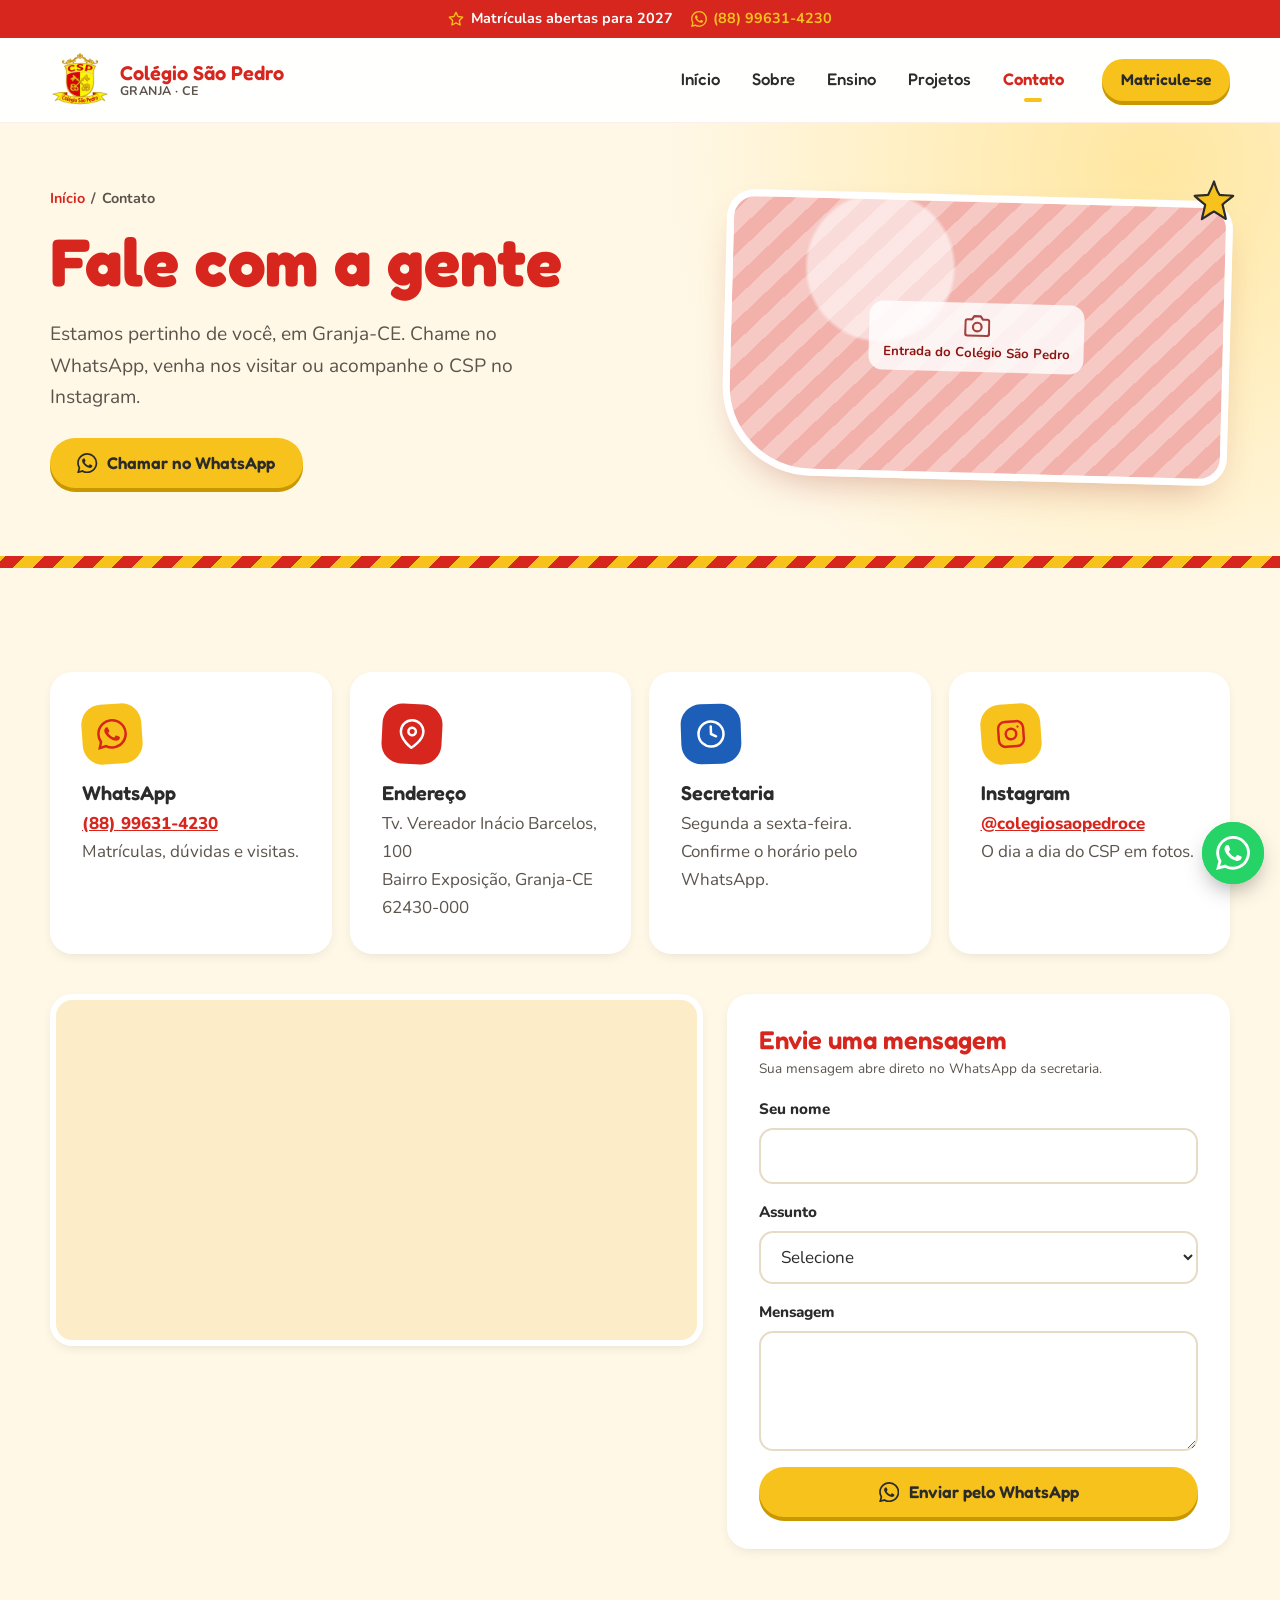
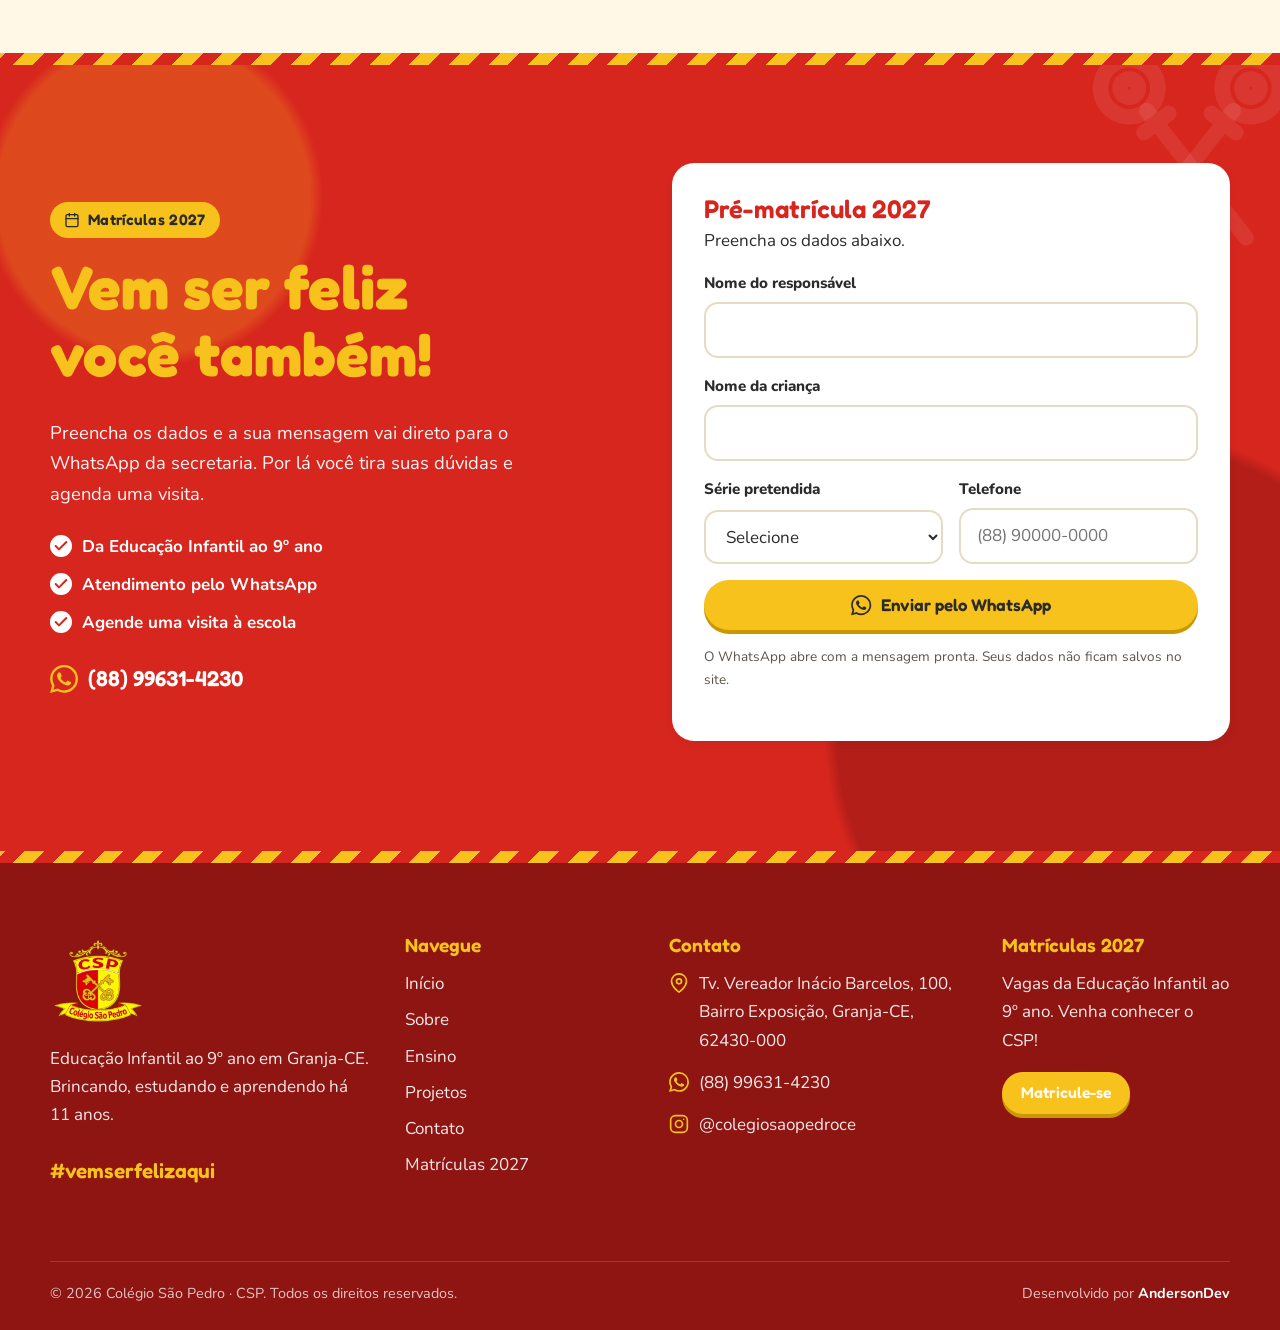
<file: contato.html>
<!DOCTYPE html>
<html lang="pt-BR">
<head>
  <meta charset="utf-8">
  <meta name="viewport" content="width=device-width, initial-scale=1">
  <title>Contato | Colégio São Pedro, escola em Granja-CE</title>
  <meta name="description" content="Fale com o Colégio São Pedro: WhatsApp (88) 99631-4230, Tv. Vereador Inácio Barcelos, 100, Exposição, Granja-CE. Veja o mapa e o Instagram @colegiosaopedroce.">
  <meta name="keywords" content="escola em Granja, colégio em Granja CE, educação infantil Granja, escola com robótica Granja, matrícula 2027 Granja, Colégio São Pedro, CSP">
  <link rel="canonical" href="https://colegiosaopedroce.com.br/contato">
  <meta name="theme-color" content="#D7261E">

  <!-- Open Graph (prévia bonita no WhatsApp e redes sociais) -->
  <meta property="og:type" content="website">
  <meta property="og:locale" content="pt_BR">
  <meta property="og:site_name" content="Colégio São Pedro">
  <meta property="og:title" content="Contato | Colégio São Pedro, escola em Granja-CE">
  <meta property="og:description" content="Fale com o Colégio São Pedro: WhatsApp (88) 99631-4230, Tv. Vereador Inácio Barcelos, 100, Exposição, Granja-CE. Veja o mapa e o Instagram @colegiosaopedroce.">
  <meta property="og:url" content="https://colegiosaopedroce.com.br/contato">
  <meta property="og:image" content="https://colegiosaopedroce.com.br/assets/img/logo/og-image.jpg">
  <meta property="og:image:width" content="1200">
  <meta property="og:image:height" content="630">
  <meta property="og:image:alt" content="Brasão do Colégio São Pedro">
  <meta name="twitter:card" content="summary_large_image">

  <link rel="icon" href="favicon.ico" sizes="any">
  <link rel="icon" type="image/png" sizes="32x32" href="assets/img/logo/favicon-32.png">
  <link rel="apple-touch-icon" href="assets/img/logo/apple-touch-icon.png">

  <link rel="preconnect" href="https://fonts.googleapis.com">
  <link rel="preconnect" href="https://fonts.gstatic.com" crossorigin>
  <link rel="stylesheet" href="https://fonts.googleapis.com/css2?family=Fredoka:wght@400;500;600;700&amp;family=Nunito:ital,wght@0,400;0,600;0,700;0,800;1,400&amp;display=swap">
  <link rel="stylesheet" href="assets/css/base.css">
  <link rel="stylesheet" href="assets/css/components.css">
  <link rel="stylesheet" href="assets/css/pages.css">
  <script>
    document.documentElement.classList.add('js');
    try {
      if (sessionStorage.getItem('csp-nav')) {
        sessionStorage.removeItem('csp-nav');
        if (!matchMedia('(prefers-reduced-motion: reduce)').matches) document.documentElement.classList.add('page-enter');
      }
    } catch (e) {}
  </script>
  <script type="application/ld+json">
  {
    "@context": "https://schema.org",
    "@type": "School",
    "name": "Colégio São Pedro",
    "alternateName": "CSP",
    "description": "Escola de Educação Infantil ao 9º ano em Granja-CE. Brincando, estudando e aprendendo há 11 anos.",
    "url": "https://colegiosaopedroce.com.br/",
    "logo": "https://colegiosaopedroce.com.br/assets/img/logo/brasao-csp-640.webp",
    "image": "https://colegiosaopedroce.com.br/assets/img/logo/og-image.jpg",
    "telephone": "+55 88 99631-4230",
    "slogan": "Vem ser feliz aqui!",
    "foundingDate": "2015",
    "founder": {
      "@type": "Person",
      "name": "Damontiê Rocha"
    },
    "address": {
      "@type": "PostalAddress",
      "streetAddress": "Tv. Vereador Inácio Barcelos, 100 - Bairro Exposição",
      "addressLocality": "Granja",
      "addressRegion": "CE",
      "postalCode": "62430-000",
      "addressCountry": "BR"
    },
    "sameAs": [
      "https://www.instagram.com/colegiosaopedroce/"
    ]
  }
  </script>
</head>
<body>
  <a class="skip-link" href="#conteudo">Pular para o conteúdo</a>

  <div class="topbar">
    <div class="container topbar__inner">
      <span class="topbar__msg"><svg class="icon" viewBox="0 0 24 24" fill="none" stroke="currentColor" stroke-width="2" stroke-linecap="round" stroke-linejoin="round" aria-hidden="true"><path d="M12 2l3.09 6.26L22 9.27l-5 4.87 1.18 6.88L12 17.77l-6.18 3.25L7 14.14 2 9.27l6.91-1.01z"/></svg> Matrículas abertas para 2027</span>
      <a href="https://wa.me/5588996314230?text=Ol%C3%A1!%20Vim%20pelo%20site%20e%20quero%20informa%C3%A7%C3%B5es%20sobre%20matr%C3%ADculas%202027%20no%20Col%C3%A9gio%20S%C3%A3o%20Pedro." target="_blank" rel="noopener"><svg class="icon" viewBox="0 0 24 24" aria-hidden="true"><path fill="currentColor" d="M17.472 14.382c-.297-.149-1.758-.867-2.03-.967-.273-.099-.471-.148-.67.15-.197.297-.767.966-.94 1.164-.173.199-.347.223-.644.075-.297-.15-1.255-.463-2.39-1.475-.883-.788-1.48-1.761-1.653-2.059-.173-.297-.018-.458.13-.606.134-.133.298-.347.446-.52.149-.174.198-.298.298-.497.099-.198.05-.371-.025-.52-.075-.149-.669-1.612-.916-2.207-.242-.579-.487-.5-.669-.51-.173-.008-.371-.01-.57-.01-.198 0-.52.074-.792.372-.272.297-1.04 1.016-1.04 2.479 0 1.462 1.065 2.875 1.213 3.074.149.198 2.096 3.2 5.077 4.487.709.306 1.262.489 1.694.625.712.227 1.36.195 1.871.118.571-.085 1.758-.719 2.006-1.413.248-.694.248-1.289.173-1.413-.074-.124-.272-.198-.57-.347m-5.421 7.403h-.004a9.87 9.87 0 0 1-5.031-1.378l-.361-.214-3.741.982.998-3.648-.235-.374a9.86 9.86 0 0 1-1.51-5.26c.001-5.45 4.436-9.884 9.888-9.884 2.64 0 5.122 1.03 6.988 2.898a9.825 9.825 0 0 1 2.893 6.994c-.003 5.45-4.437 9.884-9.885 9.884m8.413-18.297A11.815 11.815 0 0 0 12.05 0C5.495 0 .16 5.335.157 11.892c0 2.096.547 4.142 1.588 5.945L.057 24l6.305-1.654a11.882 11.882 0 0 0 5.683 1.448h.005c6.554 0 11.89-5.335 11.893-11.893a11.821 11.821 0 0 0-3.48-8.413Z"/></svg> (88) 99631-4230</a>
    </div>
  </div>

  <header class="header">
    <div class="container header__inner">
      <a class="brand" href="index.html" aria-label="Colégio São Pedro, página inicial">
        <picture><source srcset="assets/img/logo/brasao-csp-320.webp" type="image/webp"><img src="assets/img/logo/brasao-csp-320.png" width="60" height="60" alt="Brasão do Colégio São Pedro"></picture>
        <span class="brand__text"><strong>Colégio São Pedro</strong><small>GRANJA · CE</small></span>
      </a>
      <nav class="nav" id="menu" aria-label="Menu principal">
        <ul class="nav__list">
        <li><a class="nav__link" href="index.html">Início</a></li>
        <li><a class="nav__link" href="sobre.html">Sobre</a></li>
        <li><a class="nav__link" href="ensino.html">Ensino</a></li>
        <li><a class="nav__link" href="projetos.html">Projetos</a></li>
        <li><a class="nav__link" href="contato.html" aria-current="page">Contato</a></li>
        </ul>
      </nav>
      <a class="btn btn--yellow btn--sm header__cta" href="matriculas.html">Matricule-se</a>
      <button class="nav-toggle" type="button" aria-expanded="false" aria-controls="menu" aria-label="Abrir menu">
        <span></span><span></span><span></span>
      </button>
    </div>
  </header>

  <main id="conteudo">
<section class="page-banner" aria-labelledby="banner-titulo">
      <div class="container page-banner__grid">
        <div class="reveal">
          <nav class="breadcrumb" aria-label="Você está em"><a href="index.html">Início</a> / <span>Contato</span></nav>
          <h1 id="banner-titulo">Fale com a gente</h1>
          <p class="lead">Estamos pertinho de você, em Granja-CE. Chame no WhatsApp, venha nos visitar ou acompanhe o CSP no Instagram.</p>
          <div class="btn-row">
            <a class="btn btn--yellow" href="https://wa.me/5588996314230?text=Ol%C3%A1!%20Vim%20pelo%20site%20e%20gostaria%20de%20falar%20com%20o%20Col%C3%A9gio%20S%C3%A3o%20Pedro." target="_blank" rel="noopener"><svg class="icon" viewBox="0 0 24 24" aria-hidden="true"><path fill="currentColor" d="M17.472 14.382c-.297-.149-1.758-.867-2.03-.967-.273-.099-.471-.148-.67.15-.197.297-.767.966-.94 1.164-.173.199-.347.223-.644.075-.297-.15-1.255-.463-2.39-1.475-.883-.788-1.48-1.761-1.653-2.059-.173-.297-.018-.458.13-.606.134-.133.298-.347.446-.52.149-.174.198-.298.298-.497.099-.198.05-.371-.025-.52-.075-.149-.669-1.612-.916-2.207-.242-.579-.487-.5-.669-.51-.173-.008-.371-.01-.57-.01-.198 0-.52.074-.792.372-.272.297-1.04 1.016-1.04 2.479 0 1.462 1.065 2.875 1.213 3.074.149.198 2.096 3.2 5.077 4.487.709.306 1.262.489 1.694.625.712.227 1.36.195 1.871.118.571-.085 1.758-.719 2.006-1.413.248-.694.248-1.289.173-1.413-.074-.124-.272-.198-.57-.347m-5.421 7.403h-.004a9.87 9.87 0 0 1-5.031-1.378l-.361-.214-3.741.982.998-3.648-.235-.374a9.86 9.86 0 0 1-1.51-5.26c.001-5.45 4.436-9.884 9.888-9.884 2.64 0 5.122 1.03 6.988 2.898a9.825 9.825 0 0 1 2.893 6.994c-.003 5.45-4.437 9.884-9.885 9.884m8.413-18.297A11.815 11.815 0 0 0 12.05 0C5.495 0 .16 5.335.157 11.892c0 2.096.547 4.142 1.588 5.945L.057 24l6.305-1.654a11.882 11.882 0 0 0 5.683 1.448h.005c6.554 0 11.89-5.335 11.893-11.893a11.821 11.821 0 0 0-3.48-8.413Z"/></svg> Chamar no WhatsApp</a>
          </div>
        </div>
        <div class="page-banner__media reveal" style="--delay:.1s">
          <div class="ph ph--red ph--wide" role="img" aria-label="Foto: Entrada do Colégio São Pedro"><span class="ph__label"><svg class="icon" viewBox="0 0 24 24" fill="none" stroke="currentColor" stroke-width="2" stroke-linecap="round" stroke-linejoin="round" aria-hidden="true"><path d="M23 19a2 2 0 0 1-2 2H3a2 2 0 0 1-2-2V8a2 2 0 0 1 2-2h4l2-3h6l2 3h4a2 2 0 0 1 2 2z"/><circle cx="12" cy="13" r="4"/></svg>Entrada do Colégio São Pedro</span></div>
          <span class="doodle doodle--star doodle--float" style="top:-18px;right:-8px;width:48px;--r:12deg"><svg viewBox="0 0 48 48" aria-hidden="true"><path d="M24 4.5c1.6 5.3 3.4 10.6 5.6 13.4 3.9.4 9 .3 13.6 1-3.6 3.2-7.9 6-10.7 8.7 1 4.6 2.6 10 3.3 14.4-4-2.6-8.6-5.9-11.9-7.5-3.9 2.2-8 5-12 7.6.9-4.7 2.5-9.9 3.3-14.3-3.4-3-7.3-5.7-10.5-8.9 4.6-.6 9.5-.5 13.5-1.1C19.6 15 22.2 9.6 24 4.5z" fill="currentColor" stroke="#2B2B2B" stroke-width="2.2" stroke-linejoin="round"/></svg></span>
        </div>
      </div>
    </section>

    <section class="section" aria-labelledby="canais-titulo">
      <div class="container">
        <h2 class="sr-only" id="canais-titulo">Canais de atendimento</h2>
        <div class="contact-cards">
          <article class="card contact-card reveal">
            <span class="icon-bubble"><svg class="icon" viewBox="0 0 24 24" aria-hidden="true"><path fill="currentColor" d="M17.472 14.382c-.297-.149-1.758-.867-2.03-.967-.273-.099-.471-.148-.67.15-.197.297-.767.966-.94 1.164-.173.199-.347.223-.644.075-.297-.15-1.255-.463-2.39-1.475-.883-.788-1.48-1.761-1.653-2.059-.173-.297-.018-.458.13-.606.134-.133.298-.347.446-.52.149-.174.198-.298.298-.497.099-.198.05-.371-.025-.52-.075-.149-.669-1.612-.916-2.207-.242-.579-.487-.5-.669-.51-.173-.008-.371-.01-.57-.01-.198 0-.52.074-.792.372-.272.297-1.04 1.016-1.04 2.479 0 1.462 1.065 2.875 1.213 3.074.149.198 2.096 3.2 5.077 4.487.709.306 1.262.489 1.694.625.712.227 1.36.195 1.871.118.571-.085 1.758-.719 2.006-1.413.248-.694.248-1.289.173-1.413-.074-.124-.272-.198-.57-.347m-5.421 7.403h-.004a9.87 9.87 0 0 1-5.031-1.378l-.361-.214-3.741.982.998-3.648-.235-.374a9.86 9.86 0 0 1-1.51-5.26c.001-5.45 4.436-9.884 9.888-9.884 2.64 0 5.122 1.03 6.988 2.898a9.825 9.825 0 0 1 2.893 6.994c-.003 5.45-4.437 9.884-9.885 9.884m8.413-18.297A11.815 11.815 0 0 0 12.05 0C5.495 0 .16 5.335.157 11.892c0 2.096.547 4.142 1.588 5.945L.057 24l6.305-1.654a11.882 11.882 0 0 0 5.683 1.448h.005c6.554 0 11.89-5.335 11.893-11.893a11.821 11.821 0 0 0-3.48-8.413Z"/></svg></span>
            <h3>WhatsApp</h3>
            <p><a href="https://wa.me/5588996314230?text=Ol%C3%A1!%20Vim%20pelo%20site%20e%20gostaria%20de%20falar%20com%20o%20Col%C3%A9gio%20S%C3%A3o%20Pedro." target="_blank" rel="noopener">(88) 99631-4230</a><br>Matrículas, dúvidas e visitas.</p>
          </article>
          <article class="card contact-card reveal" style="--delay:.08s">
            <span class="icon-bubble icon-bubble--red"><svg class="icon" viewBox="0 0 24 24" fill="none" stroke="currentColor" stroke-width="2" stroke-linecap="round" stroke-linejoin="round" aria-hidden="true"><path d="M21 10c0 7-9 13-9 13s-9-6-9-13a9 9 0 0 1 18 0z"/><circle cx="12" cy="10" r="3"/></svg></span>
            <h3>Endereço</h3>
            <p>Tv. Vereador Inácio Barcelos, 100<br>Bairro Exposição, Granja-CE<br>62430-000</p>
          </article>
          <article class="card contact-card reveal" style="--delay:.16s">
            <span class="icon-bubble icon-bubble--blue"><svg class="icon" viewBox="0 0 24 24" fill="none" stroke="currentColor" stroke-width="2" stroke-linecap="round" stroke-linejoin="round" aria-hidden="true"><circle cx="12" cy="12" r="10"/><path d="M12 6v6l4 2"/></svg></span>
            <h3>Secretaria</h3>
            <!-- TODO: confirmar horário da secretaria -->
            <p>Segunda a sexta-feira.<br>Confirme o horário pelo WhatsApp.</p>
          </article>
          <article class="card contact-card reveal" style="--delay:.24s">
            <span class="icon-bubble"><svg class="icon" viewBox="0 0 24 24" fill="none" stroke="currentColor" stroke-width="2" stroke-linecap="round" stroke-linejoin="round" aria-hidden="true"><rect x="2" y="2" width="20" height="20" rx="5.5"/><circle cx="12" cy="12" r="4.2"/><circle cx="17.6" cy="6.4" r=".9" fill="currentColor" stroke="none"/></svg></span>
            <h3>Instagram</h3>
            <p><a href="https://www.instagram.com/colegiosaopedroce/" target="_blank" rel="noopener">@colegiosaopedroce</a><br>O dia a dia do CSP em fotos.</p>
          </article>
        </div>

        <div class="contact-grid">
          <div class="reveal"><div class="map"><iframe src="https://maps.google.com/maps?q=Tv.%20Vereador%20In%C3%A1cio%20Barcelos%2C%20100%20-%20Exposi%C3%A7%C3%A3o%2C%20Granja%20-%20CE%2C%2062430-000&z=16&output=embed" title="Mapa: localização do Colégio São Pedro em Granja-CE" loading="lazy" referrerpolicy="no-referrer-when-downgrade" allowfullscreen></iframe></div></div>
          <form class="card form reveal" style="--delay:.1s" data-wa-form novalidate data-intro="Olá! Vim pelo site do Colégio São Pedro.">
            <div>
              <h3 style="font-size:1.6rem;margin-bottom:4px">Envie uma mensagem</h3>
              <p class="form__hint">Sua mensagem abre direto no WhatsApp da secretaria.</p>
            </div>
            <div class="field">
              <label for="contato-nome">Seu nome</label>
              <input id="contato-nome" name="nome" type="text" autocomplete="name" required data-label="Nome">
            </div>
            <div class="field">
              <label for="contato-assunto">Assunto</label>
              <select id="contato-assunto" name="assunto" required data-label="Assunto">
                <option value="">Selecione</option>
                <option>Matrículas 2027</option>
                <option>Agendar uma visita</option>
                <option>Sou pai/mãe de aluno</option>
                <option>Trabalhe conosco</option>
                <option>Outro assunto</option>
              </select>
            </div>
            <div class="field">
              <label for="contato-msg">Mensagem</label>
              <textarea id="contato-msg" name="mensagem" required data-label="Mensagem"></textarea>
            </div>
            <p class="form__error" role="alert" hidden></p>
            <button class="btn btn--yellow btn--block" type="submit"><svg class="icon" viewBox="0 0 24 24" aria-hidden="true"><path fill="currentColor" d="M17.472 14.382c-.297-.149-1.758-.867-2.03-.967-.273-.099-.471-.148-.67.15-.197.297-.767.966-.94 1.164-.173.199-.347.223-.644.075-.297-.15-1.255-.463-2.39-1.475-.883-.788-1.48-1.761-1.653-2.059-.173-.297-.018-.458.13-.606.134-.133.298-.347.446-.52.149-.174.198-.298.298-.497.099-.198.05-.371-.025-.52-.075-.149-.669-1.612-.916-2.207-.242-.579-.487-.5-.669-.51-.173-.008-.371-.01-.57-.01-.198 0-.52.074-.792.372-.272.297-1.04 1.016-1.04 2.479 0 1.462 1.065 2.875 1.213 3.074.149.198 2.096 3.2 5.077 4.487.709.306 1.262.489 1.694.625.712.227 1.36.195 1.871.118.571-.085 1.758-.719 2.006-1.413.248-.694.248-1.289.173-1.413-.074-.124-.272-.198-.57-.347m-5.421 7.403h-.004a9.87 9.87 0 0 1-5.031-1.378l-.361-.214-3.741.982.998-3.648-.235-.374a9.86 9.86 0 0 1-1.51-5.26c.001-5.45 4.436-9.884 9.888-9.884 2.64 0 5.122 1.03 6.988 2.898a9.825 9.825 0 0 1 2.893 6.994c-.003 5.45-4.437 9.884-9.885 9.884m8.413-18.297A11.815 11.815 0 0 0 12.05 0C5.495 0 .16 5.335.157 11.892c0 2.096.547 4.142 1.588 5.945L.057 24l6.305-1.654a11.882 11.882 0 0 0 5.683 1.448h.005c6.554 0 11.89-5.335 11.893-11.893a11.821 11.821 0 0 0-3.48-8.413Z"/></svg> Enviar pelo WhatsApp</button>
          </form>
        </div>
      </div>
    </section>

    <section class="cta" id="matriculas" aria-labelledby="matriculas-titulo">
      <svg class="cta__keys" viewBox="0 0 100 100" fill="none" stroke="currentColor" stroke-width="6" stroke-linecap="round" stroke-linejoin="round" aria-hidden="true"><g transform="rotate(38 50 55)"><circle cx="50" cy="17" r="11"/><circle cx="50" cy="17" r="3.5"/><path d="M50 28v62M50 70h13M50 81h10M44 34h12"/></g><g transform="rotate(-38 50 55) translate(100 0) scale(-1 1)"><circle cx="50" cy="17" r="11"/><circle cx="50" cy="17" r="3.5"/><path d="M50 28v62M50 70h13M50 81h10M44 34h12"/></g></svg>
      <div class="container cta__grid">
        <div class="cta__text reveal">
          <span class="eyebrow eyebrow--yellow"><svg class="icon" viewBox="0 0 24 24" fill="none" stroke="currentColor" stroke-width="2" stroke-linecap="round" stroke-linejoin="round" aria-hidden="true"><rect x="3" y="4" width="18" height="18" rx="2"/><path d="M16 2v4M8 2v4M3 10h18"/></svg> Matrículas 2027</span>
          <h2 class="cta__title" id="matriculas-titulo">Vem ser feliz você também!</h2>
          <p>Preencha os dados e a sua mensagem vai direto para o WhatsApp da secretaria. Por lá você tira suas dúvidas e agenda uma visita.</p>
          <ul class="check-list">
            <li><svg class="icon" viewBox="0 0 24 24" fill="none" stroke="currentColor" stroke-width="2" stroke-linecap="round" stroke-linejoin="round" aria-hidden="true"><path d="M20 6 9 17l-5-5"/></svg> Da Educação Infantil ao 9º ano</li>
            <li><svg class="icon" viewBox="0 0 24 24" fill="none" stroke="currentColor" stroke-width="2" stroke-linecap="round" stroke-linejoin="round" aria-hidden="true"><path d="M20 6 9 17l-5-5"/></svg> Atendimento pelo WhatsApp</li>
            <li><svg class="icon" viewBox="0 0 24 24" fill="none" stroke="currentColor" stroke-width="2" stroke-linecap="round" stroke-linejoin="round" aria-hidden="true"><path d="M20 6 9 17l-5-5"/></svg> Agende uma visita à escola</li>
          </ul>
          <a class="cta__phone" href="https://wa.me/5588996314230?text=Ol%C3%A1!%20Vim%20pelo%20site%20e%20quero%20informa%C3%A7%C3%B5es%20sobre%20matr%C3%ADculas%202027%20no%20Col%C3%A9gio%20S%C3%A3o%20Pedro." target="_blank" rel="noopener"><svg class="icon" viewBox="0 0 24 24" aria-hidden="true"><path fill="currentColor" d="M17.472 14.382c-.297-.149-1.758-.867-2.03-.967-.273-.099-.471-.148-.67.15-.197.297-.767.966-.94 1.164-.173.199-.347.223-.644.075-.297-.15-1.255-.463-2.39-1.475-.883-.788-1.48-1.761-1.653-2.059-.173-.297-.018-.458.13-.606.134-.133.298-.347.446-.52.149-.174.198-.298.298-.497.099-.198.05-.371-.025-.52-.075-.149-.669-1.612-.916-2.207-.242-.579-.487-.5-.669-.51-.173-.008-.371-.01-.57-.01-.198 0-.52.074-.792.372-.272.297-1.04 1.016-1.04 2.479 0 1.462 1.065 2.875 1.213 3.074.149.198 2.096 3.2 5.077 4.487.709.306 1.262.489 1.694.625.712.227 1.36.195 1.871.118.571-.085 1.758-.719 2.006-1.413.248-.694.248-1.289.173-1.413-.074-.124-.272-.198-.57-.347m-5.421 7.403h-.004a9.87 9.87 0 0 1-5.031-1.378l-.361-.214-3.741.982.998-3.648-.235-.374a9.86 9.86 0 0 1-1.51-5.26c.001-5.45 4.436-9.884 9.888-9.884 2.64 0 5.122 1.03 6.988 2.898a9.825 9.825 0 0 1 2.893 6.994c-.003 5.45-4.437 9.884-9.885 9.884m8.413-18.297A11.815 11.815 0 0 0 12.05 0C5.495 0 .16 5.335.157 11.892c0 2.096.547 4.142 1.588 5.945L.057 24l6.305-1.654a11.882 11.882 0 0 0 5.683 1.448h.005c6.554 0 11.89-5.335 11.893-11.893a11.821 11.821 0 0 0-3.48-8.413Z"/></svg> (88) 99631-4230</a>
        </div>

        <form class="card cta__form form reveal" style="--delay:.1s" data-wa-form novalidate
              data-intro="Olá! Vim pelo site e quero informações sobre matrículas 2027 no Colégio São Pedro.">
          <div>
            <h3>Pré-matrícula 2027</h3>
            <p>Preencha os dados abaixo.</p>
          </div>
          <div class="field">
            <label for="matriculas-resp">Nome do responsável</label>
            <input id="matriculas-resp" name="responsavel" type="text" autocomplete="name" required data-label="Responsável">
          </div>
          <div class="field">
            <label for="matriculas-crianca">Nome da criança</label>
            <input id="matriculas-crianca" name="crianca" type="text" required data-label="Criança">
          </div>
          <div class="form__row form__row--2">
            <div class="field">
              <label for="matriculas-serie">Série pretendida</label>
              <select id="matriculas-serie" name="serie" required data-label="Série pretendida">
                <option value="">Selecione</option>
                <option>Educação Infantil</option>
                <option>1º ano</option>
                <option>2º ano</option>
                <option>3º ano</option>
                <option>4º ano</option>
                <option>5º ano</option>
                <option>6º ano</option>
                <option>7º ano</option>
                <option>8º ano</option>
                <option>9º ano</option>
              </select>
            </div>
            <div class="field">
              <label for="matriculas-tel">Telefone</label>
              <input id="matriculas-tel" name="telefone" type="tel" inputmode="tel" autocomplete="tel" placeholder="(88) 90000-0000" required data-mask="phone" data-label="Telefone">
            </div>
          </div>
          <p class="form__error" role="alert" hidden></p>
          <button class="btn btn--yellow btn--block" type="submit"><svg class="icon" viewBox="0 0 24 24" aria-hidden="true"><path fill="currentColor" d="M17.472 14.382c-.297-.149-1.758-.867-2.03-.967-.273-.099-.471-.148-.67.15-.197.297-.767.966-.94 1.164-.173.199-.347.223-.644.075-.297-.15-1.255-.463-2.39-1.475-.883-.788-1.48-1.761-1.653-2.059-.173-.297-.018-.458.13-.606.134-.133.298-.347.446-.52.149-.174.198-.298.298-.497.099-.198.05-.371-.025-.52-.075-.149-.669-1.612-.916-2.207-.242-.579-.487-.5-.669-.51-.173-.008-.371-.01-.57-.01-.198 0-.52.074-.792.372-.272.297-1.04 1.016-1.04 2.479 0 1.462 1.065 2.875 1.213 3.074.149.198 2.096 3.2 5.077 4.487.709.306 1.262.489 1.694.625.712.227 1.36.195 1.871.118.571-.085 1.758-.719 2.006-1.413.248-.694.248-1.289.173-1.413-.074-.124-.272-.198-.57-.347m-5.421 7.403h-.004a9.87 9.87 0 0 1-5.031-1.378l-.361-.214-3.741.982.998-3.648-.235-.374a9.86 9.86 0 0 1-1.51-5.26c.001-5.45 4.436-9.884 9.888-9.884 2.64 0 5.122 1.03 6.988 2.898a9.825 9.825 0 0 1 2.893 6.994c-.003 5.45-4.437 9.884-9.885 9.884m8.413-18.297A11.815 11.815 0 0 0 12.05 0C5.495 0 .16 5.335.157 11.892c0 2.096.547 4.142 1.588 5.945L.057 24l6.305-1.654a11.882 11.882 0 0 0 5.683 1.448h.005c6.554 0 11.89-5.335 11.893-11.893a11.821 11.821 0 0 0-3.48-8.413Z"/></svg> Enviar pelo WhatsApp</button>
          <p class="form__hint">O WhatsApp abre com a mensagem pronta. Seus dados não ficam salvos no site.</p>
        </form>
      </div>
    </section>
  </main>

  <footer class="footer">
    <div class="stripe-divider"></div>
    <div class="container footer__grid">
      <div class="footer__brand">
        <picture><source srcset="assets/img/logo/brasao-csp-320.webp" type="image/webp"><img src="assets/img/logo/brasao-csp-320.png" width="96" height="96" alt="Brasão do Colégio São Pedro"></picture>
        <p>Educação Infantil ao 9º ano em Granja-CE. Brincando, estudando e aprendendo há 11 anos.</p>
        <span class="footer__tag">#vemserfelizaqui</span>
      </div>
      <nav aria-label="Rodapé">
        <h2>Navegue</h2>
        <ul class="footer__links">
            <li><a href="index.html">Início</a></li>
            <li><a href="sobre.html">Sobre</a></li>
            <li><a href="ensino.html">Ensino</a></li>
            <li><a href="projetos.html">Projetos</a></li>
            <li><a href="contato.html">Contato</a></li>
            <li><a href="matriculas.html">Matrículas 2027</a></li>
        </ul>
      </nav>
      <div>
        <h2>Contato</h2>
        <ul class="footer__contact">
          <li><svg class="icon" viewBox="0 0 24 24" fill="none" stroke="currentColor" stroke-width="2" stroke-linecap="round" stroke-linejoin="round" aria-hidden="true"><path d="M21 10c0 7-9 13-9 13s-9-6-9-13a9 9 0 0 1 18 0z"/><circle cx="12" cy="10" r="3"/></svg><span>Tv. Vereador Inácio Barcelos, 100, Bairro Exposição, Granja-CE, 62430-000</span></li>
          <li><svg class="icon" viewBox="0 0 24 24" aria-hidden="true"><path fill="currentColor" d="M17.472 14.382c-.297-.149-1.758-.867-2.03-.967-.273-.099-.471-.148-.67.15-.197.297-.767.966-.94 1.164-.173.199-.347.223-.644.075-.297-.15-1.255-.463-2.39-1.475-.883-.788-1.48-1.761-1.653-2.059-.173-.297-.018-.458.13-.606.134-.133.298-.347.446-.52.149-.174.198-.298.298-.497.099-.198.05-.371-.025-.52-.075-.149-.669-1.612-.916-2.207-.242-.579-.487-.5-.669-.51-.173-.008-.371-.01-.57-.01-.198 0-.52.074-.792.372-.272.297-1.04 1.016-1.04 2.479 0 1.462 1.065 2.875 1.213 3.074.149.198 2.096 3.2 5.077 4.487.709.306 1.262.489 1.694.625.712.227 1.36.195 1.871.118.571-.085 1.758-.719 2.006-1.413.248-.694.248-1.289.173-1.413-.074-.124-.272-.198-.57-.347m-5.421 7.403h-.004a9.87 9.87 0 0 1-5.031-1.378l-.361-.214-3.741.982.998-3.648-.235-.374a9.86 9.86 0 0 1-1.51-5.26c.001-5.45 4.436-9.884 9.888-9.884 2.64 0 5.122 1.03 6.988 2.898a9.825 9.825 0 0 1 2.893 6.994c-.003 5.45-4.437 9.884-9.885 9.884m8.413-18.297A11.815 11.815 0 0 0 12.05 0C5.495 0 .16 5.335.157 11.892c0 2.096.547 4.142 1.588 5.945L.057 24l6.305-1.654a11.882 11.882 0 0 0 5.683 1.448h.005c6.554 0 11.89-5.335 11.893-11.893a11.821 11.821 0 0 0-3.48-8.413Z"/></svg><a href="https://wa.me/5588996314230?text=Ol%C3%A1!%20Vim%20pelo%20site%20e%20quero%20informa%C3%A7%C3%B5es%20sobre%20matr%C3%ADculas%202027%20no%20Col%C3%A9gio%20S%C3%A3o%20Pedro." target="_blank" rel="noopener">(88) 99631-4230</a></li>
          <li><svg class="icon" viewBox="0 0 24 24" fill="none" stroke="currentColor" stroke-width="2" stroke-linecap="round" stroke-linejoin="round" aria-hidden="true"><rect x="2" y="2" width="20" height="20" rx="5.5"/><circle cx="12" cy="12" r="4.2"/><circle cx="17.6" cy="6.4" r=".9" fill="currentColor" stroke="none"/></svg><a href="https://www.instagram.com/colegiosaopedroce/" target="_blank" rel="noopener">@colegiosaopedroce</a></li>
        </ul>
      </div>
      <div>
        <h2>Matrículas 2027</h2>
        <p>Vagas da Educação Infantil ao 9º ano. Venha conhecer o CSP!</p>
        <a class="btn btn--yellow btn--sm" href="matriculas.html">Matricule-se</a>
      </div>
    </div>
    <div class="container footer__bottom">
      <span>© <span data-year>2026</span> Colégio São Pedro · CSP. Todos os direitos reservados.</span>
      <span>Desenvolvido por <strong>AndersonDev</strong></span>
    </div>
  </footer>

  <a class="wa-fab" href="https://wa.me/5588996314230?text=Ol%C3%A1!%20Vim%20pelo%20site%20e%20quero%20informa%C3%A7%C3%B5es%20sobre%20matr%C3%ADculas%202027%20no%20Col%C3%A9gio%20S%C3%A3o%20Pedro." target="_blank" rel="noopener" aria-label="Falar com o Colégio São Pedro no WhatsApp">
    <svg class="icon" viewBox="0 0 24 24" aria-hidden="true"><path fill="currentColor" d="M17.472 14.382c-.297-.149-1.758-.867-2.03-.967-.273-.099-.471-.148-.67.15-.197.297-.767.966-.94 1.164-.173.199-.347.223-.644.075-.297-.15-1.255-.463-2.39-1.475-.883-.788-1.48-1.761-1.653-2.059-.173-.297-.018-.458.13-.606.134-.133.298-.347.446-.52.149-.174.198-.298.298-.497.099-.198.05-.371-.025-.52-.075-.149-.669-1.612-.916-2.207-.242-.579-.487-.5-.669-.51-.173-.008-.371-.01-.57-.01-.198 0-.52.074-.792.372-.272.297-1.04 1.016-1.04 2.479 0 1.462 1.065 2.875 1.213 3.074.149.198 2.096 3.2 5.077 4.487.709.306 1.262.489 1.694.625.712.227 1.36.195 1.871.118.571-.085 1.758-.719 2.006-1.413.248-.694.248-1.289.173-1.413-.074-.124-.272-.198-.57-.347m-5.421 7.403h-.004a9.87 9.87 0 0 1-5.031-1.378l-.361-.214-3.741.982.998-3.648-.235-.374a9.86 9.86 0 0 1-1.51-5.26c.001-5.45 4.436-9.884 9.888-9.884 2.64 0 5.122 1.03 6.988 2.898a9.825 9.825 0 0 1 2.893 6.994c-.003 5.45-4.437 9.884-9.885 9.884m8.413-18.297A11.815 11.815 0 0 0 12.05 0C5.495 0 .16 5.335.157 11.892c0 2.096.547 4.142 1.588 5.945L.057 24l6.305-1.654a11.882 11.882 0 0 0 5.683 1.448h.005c6.554 0 11.89-5.335 11.893-11.893a11.821 11.821 0 0 0-3.48-8.413Z"/></svg>
    <span class="wa-fab__tip" aria-hidden="true">Fale com a gente!</span>
  </a>
  <script src="assets/js/main.js" defer></script>
  <script src="assets/js/whatsapp.js" defer></script>
</body>
</html>
</file>
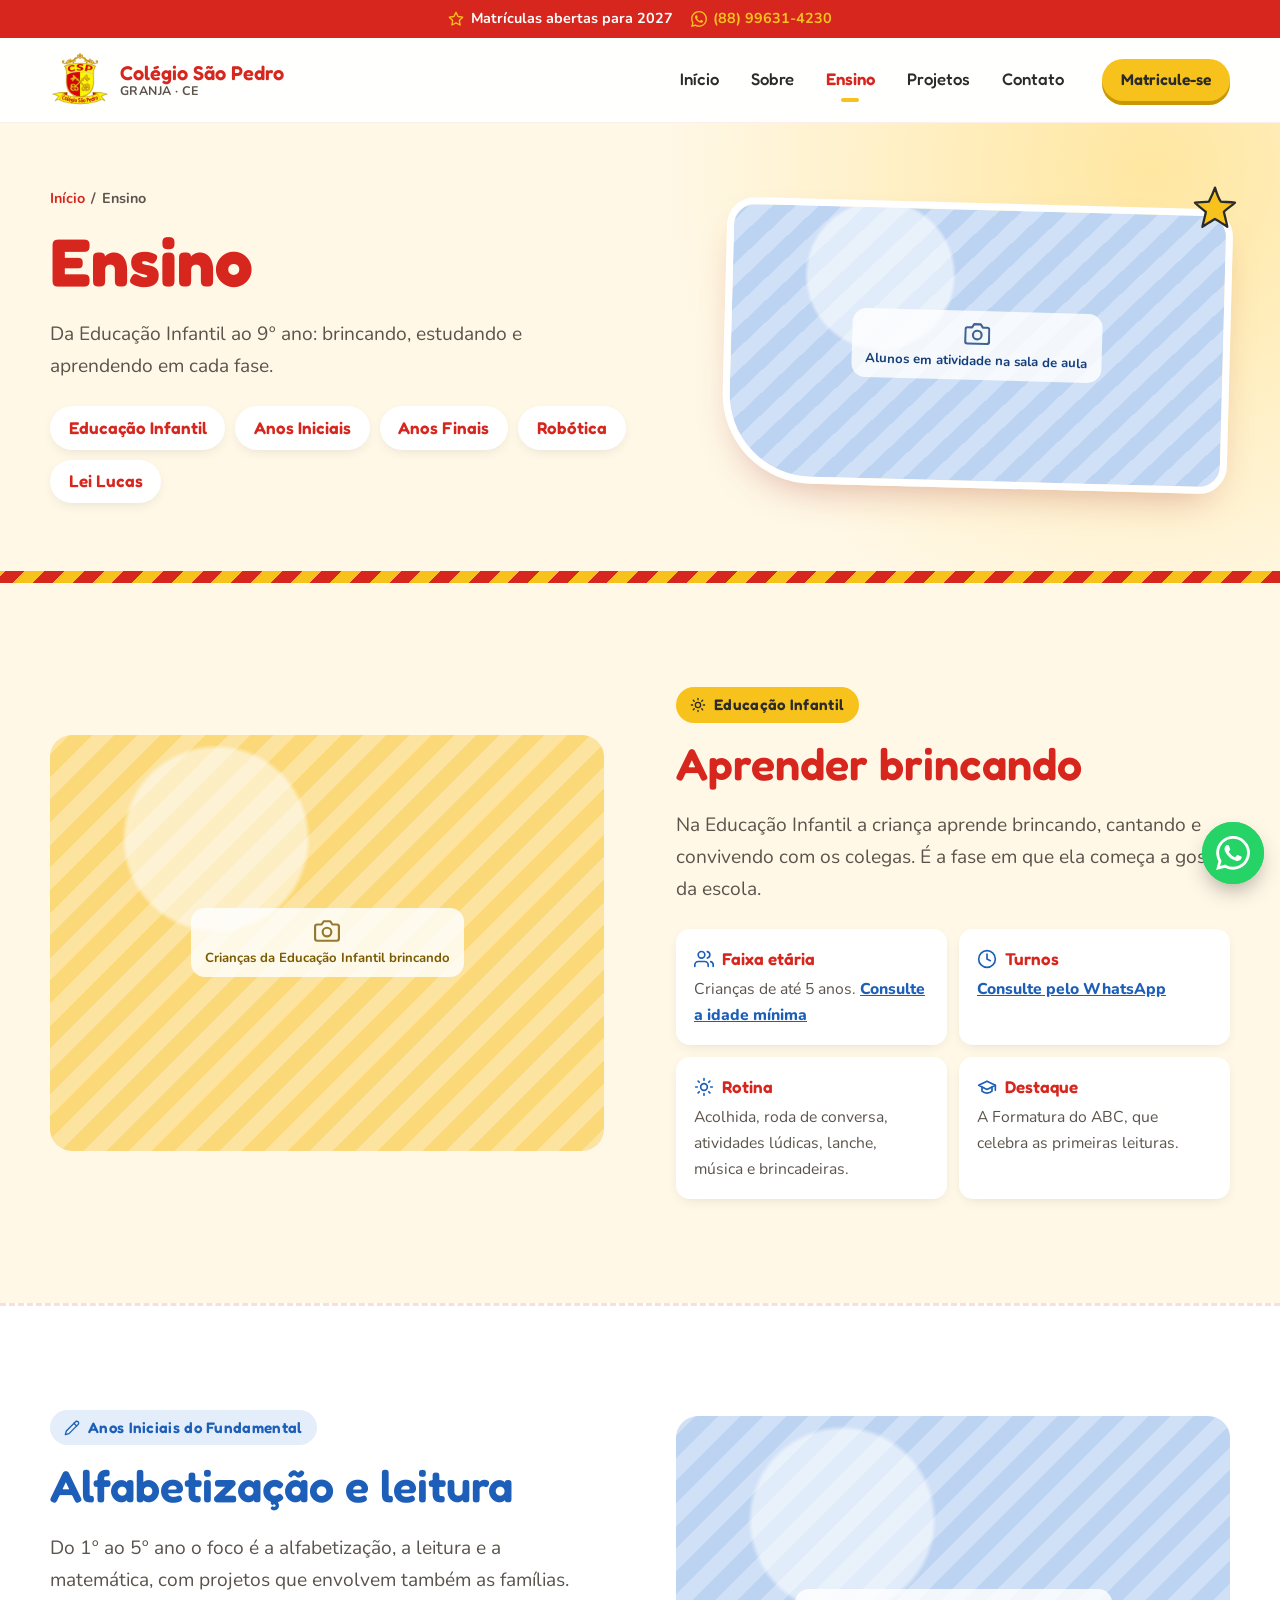
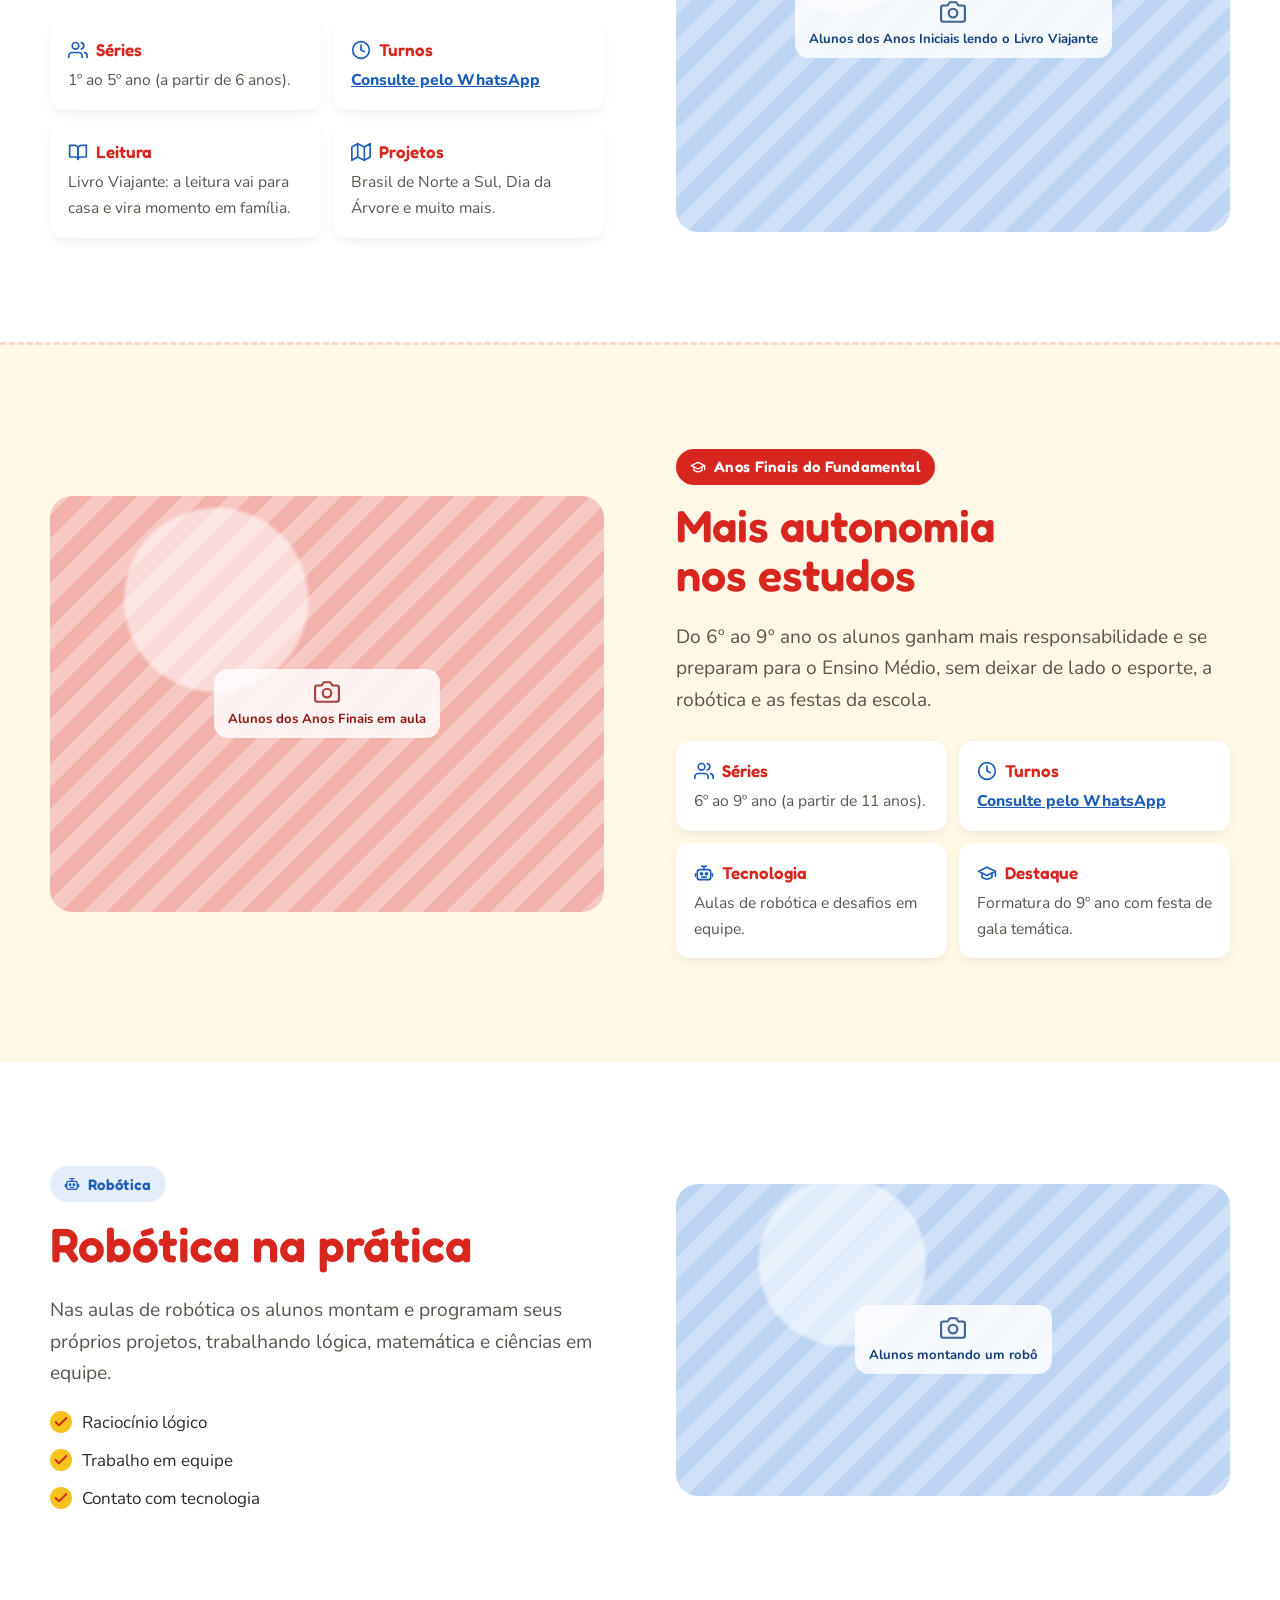
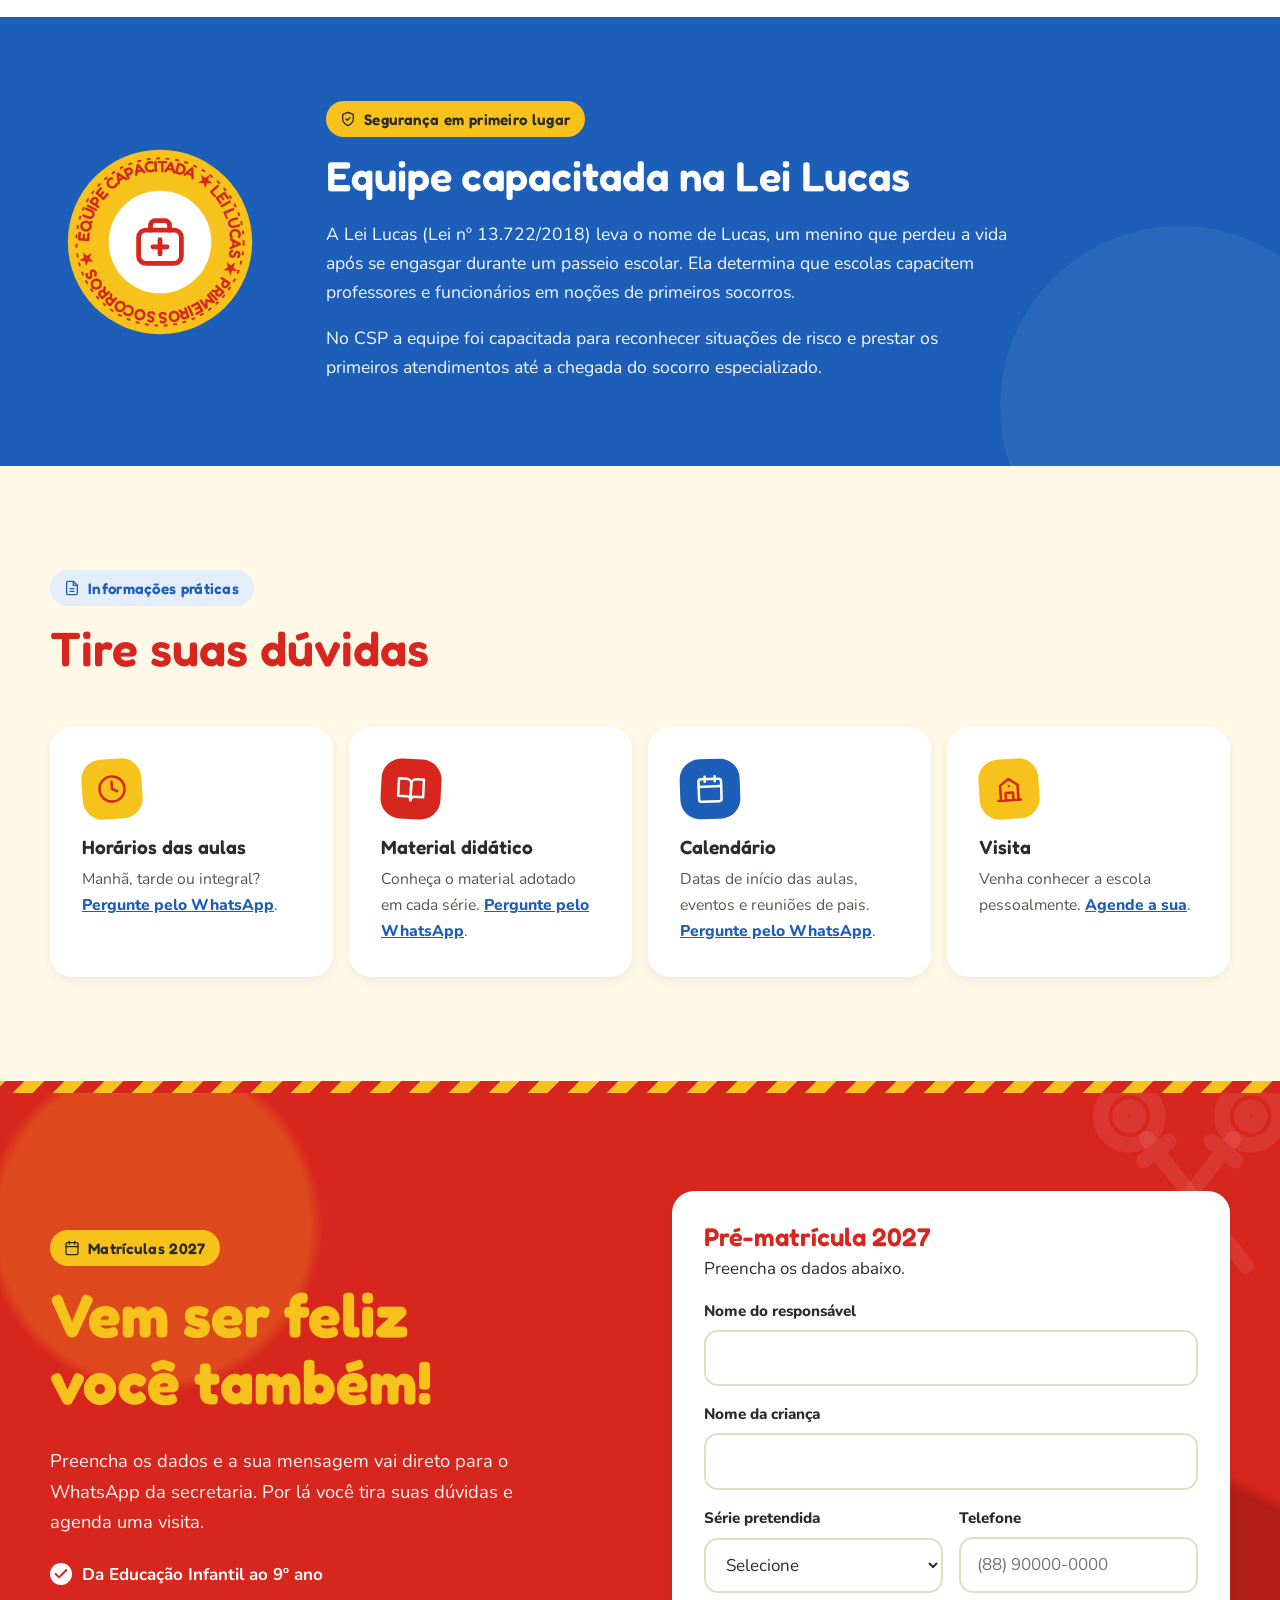
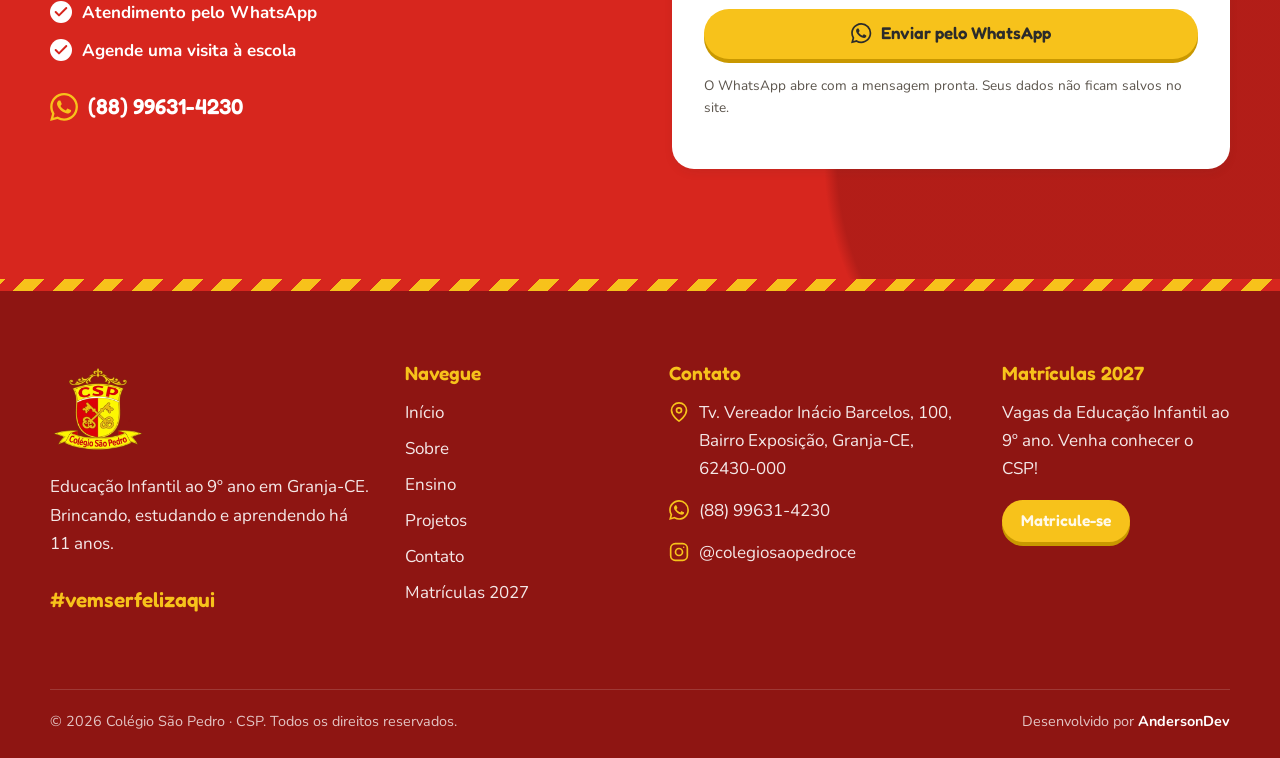
<file: ensino.html>
<!DOCTYPE html>
<html lang="pt-BR">
<head>
  <meta charset="utf-8">
  <meta name="viewport" content="width=device-width, initial-scale=1">
  <title>Ensino | Colégio São Pedro, Educação Infantil e Fundamental em Granja-CE</title>
  <meta name="description" content="Educação Infantil, Ensino Fundamental Anos Iniciais (1º ao 5º) e Anos Finais (6º ao 9º) no Colégio São Pedro, em Granja-CE. Robótica e equipe capacitada na Lei Lucas.">
  <meta name="keywords" content="escola em Granja, colégio em Granja CE, educação infantil Granja, escola com robótica Granja, matrícula 2027 Granja, Colégio São Pedro, CSP">
  <link rel="canonical" href="https://colegiosaopedroce.com.br/ensino">
  <meta name="theme-color" content="#D7261E">

  <!-- Open Graph (prévia bonita no WhatsApp e redes sociais) -->
  <meta property="og:type" content="website">
  <meta property="og:locale" content="pt_BR">
  <meta property="og:site_name" content="Colégio São Pedro">
  <meta property="og:title" content="Ensino | Colégio São Pedro, Educação Infantil e Fundamental em Granja-CE">
  <meta property="og:description" content="Educação Infantil, Ensino Fundamental Anos Iniciais (1º ao 5º) e Anos Finais (6º ao 9º) no Colégio São Pedro, em Granja-CE. Robótica e equipe capacitada na Lei Lucas.">
  <meta property="og:url" content="https://colegiosaopedroce.com.br/ensino">
  <meta property="og:image" content="https://colegiosaopedroce.com.br/assets/img/logo/og-image.jpg">
  <meta property="og:image:width" content="1200">
  <meta property="og:image:height" content="630">
  <meta property="og:image:alt" content="Brasão do Colégio São Pedro">
  <meta name="twitter:card" content="summary_large_image">

  <link rel="icon" href="favicon.ico" sizes="any">
  <link rel="icon" type="image/png" sizes="32x32" href="assets/img/logo/favicon-32.png">
  <link rel="apple-touch-icon" href="assets/img/logo/apple-touch-icon.png">

  <link rel="preconnect" href="https://fonts.googleapis.com">
  <link rel="preconnect" href="https://fonts.gstatic.com" crossorigin>
  <link rel="stylesheet" href="https://fonts.googleapis.com/css2?family=Fredoka:wght@400;500;600;700&amp;family=Nunito:ital,wght@0,400;0,600;0,700;0,800;1,400&amp;display=swap">
  <link rel="stylesheet" href="assets/css/base.css">
  <link rel="stylesheet" href="assets/css/components.css">
  <link rel="stylesheet" href="assets/css/pages.css">
  <script>
    document.documentElement.classList.add('js');
    try {
      if (sessionStorage.getItem('csp-nav')) {
        sessionStorage.removeItem('csp-nav');
        if (!matchMedia('(prefers-reduced-motion: reduce)').matches) document.documentElement.classList.add('page-enter');
      }
    } catch (e) {}
  </script>
</head>
<body>
  <a class="skip-link" href="#conteudo">Pular para o conteúdo</a>

  <div class="topbar">
    <div class="container topbar__inner">
      <span class="topbar__msg"><svg class="icon" viewBox="0 0 24 24" fill="none" stroke="currentColor" stroke-width="2" stroke-linecap="round" stroke-linejoin="round" aria-hidden="true"><path d="M12 2l3.09 6.26L22 9.27l-5 4.87 1.18 6.88L12 17.77l-6.18 3.25L7 14.14 2 9.27l6.91-1.01z"/></svg> Matrículas abertas para 2027</span>
      <a href="https://wa.me/5588996314230?text=Ol%C3%A1!%20Vim%20pelo%20site%20e%20quero%20informa%C3%A7%C3%B5es%20sobre%20matr%C3%ADculas%202027%20no%20Col%C3%A9gio%20S%C3%A3o%20Pedro." target="_blank" rel="noopener"><svg class="icon" viewBox="0 0 24 24" aria-hidden="true"><path fill="currentColor" d="M17.472 14.382c-.297-.149-1.758-.867-2.03-.967-.273-.099-.471-.148-.67.15-.197.297-.767.966-.94 1.164-.173.199-.347.223-.644.075-.297-.15-1.255-.463-2.39-1.475-.883-.788-1.48-1.761-1.653-2.059-.173-.297-.018-.458.13-.606.134-.133.298-.347.446-.52.149-.174.198-.298.298-.497.099-.198.05-.371-.025-.52-.075-.149-.669-1.612-.916-2.207-.242-.579-.487-.5-.669-.51-.173-.008-.371-.01-.57-.01-.198 0-.52.074-.792.372-.272.297-1.04 1.016-1.04 2.479 0 1.462 1.065 2.875 1.213 3.074.149.198 2.096 3.2 5.077 4.487.709.306 1.262.489 1.694.625.712.227 1.36.195 1.871.118.571-.085 1.758-.719 2.006-1.413.248-.694.248-1.289.173-1.413-.074-.124-.272-.198-.57-.347m-5.421 7.403h-.004a9.87 9.87 0 0 1-5.031-1.378l-.361-.214-3.741.982.998-3.648-.235-.374a9.86 9.86 0 0 1-1.51-5.26c.001-5.45 4.436-9.884 9.888-9.884 2.64 0 5.122 1.03 6.988 2.898a9.825 9.825 0 0 1 2.893 6.994c-.003 5.45-4.437 9.884-9.885 9.884m8.413-18.297A11.815 11.815 0 0 0 12.05 0C5.495 0 .16 5.335.157 11.892c0 2.096.547 4.142 1.588 5.945L.057 24l6.305-1.654a11.882 11.882 0 0 0 5.683 1.448h.005c6.554 0 11.89-5.335 11.893-11.893a11.821 11.821 0 0 0-3.48-8.413Z"/></svg> (88) 99631-4230</a>
    </div>
  </div>

  <header class="header">
    <div class="container header__inner">
      <a class="brand" href="index.html" aria-label="Colégio São Pedro, página inicial">
        <picture><source srcset="assets/img/logo/brasao-csp-320.webp" type="image/webp"><img src="assets/img/logo/brasao-csp-320.png" width="60" height="60" alt="Brasão do Colégio São Pedro"></picture>
        <span class="brand__text"><strong>Colégio São Pedro</strong><small>GRANJA · CE</small></span>
      </a>
      <nav class="nav" id="menu" aria-label="Menu principal">
        <ul class="nav__list">
        <li><a class="nav__link" href="index.html">Início</a></li>
        <li><a class="nav__link" href="sobre.html">Sobre</a></li>
        <li><a class="nav__link" href="ensino.html" aria-current="page">Ensino</a></li>
        <li><a class="nav__link" href="projetos.html">Projetos</a></li>
        <li><a class="nav__link" href="contato.html">Contato</a></li>
        </ul>
      </nav>
      <a class="btn btn--yellow btn--sm header__cta" href="matriculas.html">Matricule-se</a>
      <button class="nav-toggle" type="button" aria-expanded="false" aria-controls="menu" aria-label="Abrir menu">
        <span></span><span></span><span></span>
      </button>
    </div>
  </header>

  <main id="conteudo">
<section class="page-banner" aria-labelledby="banner-titulo">
      <div class="container page-banner__grid">
        <div class="reveal">
          <nav class="breadcrumb" aria-label="Você está em"><a href="index.html">Início</a> / <span>Ensino</span></nav>
          <h1 id="banner-titulo">Ensino</h1>
          <p class="lead">Da Educação Infantil ao 9º ano: brincando, estudando e aprendendo em cada fase.</p>
          <nav class="jump-nav" aria-label="Segmentos">
            <a href="#infantil">Educação Infantil</a>
            <a href="#anos-iniciais">Anos Iniciais</a>
            <a href="#anos-finais">Anos Finais</a>
            <a href="#robotica">Robótica</a>
            <a href="#seguranca">Lei Lucas</a>
          </nav>
        </div>
        <div class="page-banner__media reveal" style="--delay:.1s">
          <div class="ph ph--blue ph--wide" role="img" aria-label="Foto: Alunos em atividade na sala de aula"><span class="ph__label"><svg class="icon" viewBox="0 0 24 24" fill="none" stroke="currentColor" stroke-width="2" stroke-linecap="round" stroke-linejoin="round" aria-hidden="true"><path d="M23 19a2 2 0 0 1-2 2H3a2 2 0 0 1-2-2V8a2 2 0 0 1 2-2h4l2-3h6l2 3h4a2 2 0 0 1 2 2z"/><circle cx="12" cy="13" r="4"/></svg>Alunos em atividade na sala de aula</span></div>
          <span class="doodle doodle--star doodle--float" style="top:-20px;right:-10px;width:50px;--r:12deg"><svg viewBox="0 0 48 48" aria-hidden="true"><path d="M24 4.5c1.6 5.3 3.4 10.6 5.6 13.4 3.9.4 9 .3 13.6 1-3.6 3.2-7.9 6-10.7 8.7 1 4.6 2.6 10 3.3 14.4-4-2.6-8.6-5.9-11.9-7.5-3.9 2.2-8 5-12 7.6.9-4.7 2.5-9.9 3.3-14.3-3.4-3-7.3-5.7-10.5-8.9 4.6-.6 9.5-.5 13.5-1.1C19.6 15 22.2 9.6 24 4.5z" fill="currentColor" stroke="#2B2B2B" stroke-width="2.2" stroke-linejoin="round"/></svg></span>
        </div>
      </div>
    </section>

    <!-- TODO: confirmar com a escola turnos, horários, idade mínima e material didático de cada segmento. -->

    <!-- EDUCAÇÃO INFANTIL -->
    <section class="section segment-detail" id="infantil" aria-labelledby="infantil-titulo">
      <div class="container split">
        <div class="split__media reveal">
          <div class="ph ph--yellow" role="img" aria-label="Foto: Crianças da Educação Infantil brincando"><span class="ph__label"><svg class="icon" viewBox="0 0 24 24" fill="none" stroke="currentColor" stroke-width="2" stroke-linecap="round" stroke-linejoin="round" aria-hidden="true"><path d="M23 19a2 2 0 0 1-2 2H3a2 2 0 0 1-2-2V8a2 2 0 0 1 2-2h4l2-3h6l2 3h4a2 2 0 0 1 2 2z"/><circle cx="12" cy="13" r="4"/></svg>Crianças da Educação Infantil brincando</span></div>
        </div>
        <div class="split__text reveal" style="--delay:.1s">
          <span class="eyebrow eyebrow--yellow"><svg class="icon" viewBox="0 0 24 24" fill="none" stroke="currentColor" stroke-width="2" stroke-linecap="round" stroke-linejoin="round" aria-hidden="true"><circle cx="12" cy="12" r="4"/><path d="M12 2v2M12 20v2M4.93 4.93l1.41 1.41M17.66 17.66l1.41 1.41M2 12h2M20 12h2M6.34 17.66l-1.41 1.41M19.07 4.93l-1.41 1.41"/></svg> Educação Infantil</span>
          <h2 id="infantil-titulo">Aprender brincando</h2>
          <p class="lead">Na Educação Infantil a criança aprende brincando, cantando e convivendo com os colegas. É a fase em que ela começa a gostar da escola.</p>
          <dl class="facts">
            <div><dt><svg class="icon" viewBox="0 0 24 24" fill="none" stroke="currentColor" stroke-width="2" stroke-linecap="round" stroke-linejoin="round" aria-hidden="true"><path d="M17 21v-2a4 4 0 0 0-4-4H5a4 4 0 0 0-4 4v2"/><circle cx="9" cy="7" r="4"/><path d="M23 21v-2a4 4 0 0 0-3-3.87M16 3.13a4 4 0 0 1 0 7.75"/></svg> Faixa etária</dt><dd>Crianças de até 5 anos. <a href="https://wa.me/5588996314230?text=Ol%C3%A1!%20Qual%20a%20idade%20m%C3%ADnima%20para%20a%20Educa%C3%A7%C3%A3o%20Infantil%20no%20CSP%3F" target="_blank" rel="noopener">Consulte a idade mínima</a></dd></div>
            <div><dt><svg class="icon" viewBox="0 0 24 24" fill="none" stroke="currentColor" stroke-width="2" stroke-linecap="round" stroke-linejoin="round" aria-hidden="true"><circle cx="12" cy="12" r="10"/><path d="M12 6v6l4 2"/></svg> Turnos</dt><dd><a href="https://wa.me/5588996314230?text=Ol%C3%A1!%20Quais%20os%20turnos%20da%20Educa%C3%A7%C3%A3o%20Infantil%20no%20CSP%3F" target="_blank" rel="noopener">Consulte pelo WhatsApp</a></dd></div>
            <div><dt><svg class="icon" viewBox="0 0 24 24" fill="none" stroke="currentColor" stroke-width="2" stroke-linecap="round" stroke-linejoin="round" aria-hidden="true"><circle cx="12" cy="12" r="4"/><path d="M12 2v2M12 20v2M4.93 4.93l1.41 1.41M17.66 17.66l1.41 1.41M2 12h2M20 12h2M6.34 17.66l-1.41 1.41M19.07 4.93l-1.41 1.41"/></svg> Rotina</dt><dd>Acolhida, roda de conversa, atividades lúdicas, lanche, música e brincadeiras.</dd></div>
            <div><dt><svg class="icon" viewBox="0 0 24 24" fill="none" stroke="currentColor" stroke-width="2" stroke-linecap="round" stroke-linejoin="round" aria-hidden="true"><path d="M22 10 12 5 2 10l10 5 10-5z"/><path d="M6 12v5c3 3 9 3 12 0v-5M22 10v6"/></svg> Destaque</dt><dd>A Formatura do ABC, que celebra as primeiras leituras.</dd></div>
          </dl>
        </div>
      </div>
    </section>

    <!-- ANOS INICIAIS -->
    <section class="section section--white segment-detail segment-detail--blue" id="anos-iniciais" aria-labelledby="iniciais-titulo">
      <div class="container split split--reverse">
        <div class="split__media reveal">
          <div class="ph ph--blue" role="img" aria-label="Foto: Alunos dos Anos Iniciais lendo o Livro Viajante"><span class="ph__label"><svg class="icon" viewBox="0 0 24 24" fill="none" stroke="currentColor" stroke-width="2" stroke-linecap="round" stroke-linejoin="round" aria-hidden="true"><path d="M23 19a2 2 0 0 1-2 2H3a2 2 0 0 1-2-2V8a2 2 0 0 1 2-2h4l2-3h6l2 3h4a2 2 0 0 1 2 2z"/><circle cx="12" cy="13" r="4"/></svg>Alunos dos Anos Iniciais lendo o Livro Viajante</span></div>
        </div>
        <div class="split__text reveal" style="--delay:.1s">
          <span class="eyebrow"><svg class="icon" viewBox="0 0 24 24" fill="none" stroke="currentColor" stroke-width="2" stroke-linecap="round" stroke-linejoin="round" aria-hidden="true"><path d="M17 3a2.85 2.85 0 1 1 4 4L7.5 20.5 2 22l1.5-5.5z"/><path d="M15 5l4 4"/></svg> Anos Iniciais do Fundamental</span>
          <h2 id="iniciais-titulo">Alfabetização e leitura</h2>
          <p class="lead">Do 1º ao 5º ano o foco é a alfabetização, a leitura e a matemática, com projetos que envolvem também as famílias.</p>
          <dl class="facts">
            <div><dt><svg class="icon" viewBox="0 0 24 24" fill="none" stroke="currentColor" stroke-width="2" stroke-linecap="round" stroke-linejoin="round" aria-hidden="true"><path d="M17 21v-2a4 4 0 0 0-4-4H5a4 4 0 0 0-4 4v2"/><circle cx="9" cy="7" r="4"/><path d="M23 21v-2a4 4 0 0 0-3-3.87M16 3.13a4 4 0 0 1 0 7.75"/></svg> Séries</dt><dd>1º ao 5º ano (a partir de 6 anos).</dd></div>
            <div><dt><svg class="icon" viewBox="0 0 24 24" fill="none" stroke="currentColor" stroke-width="2" stroke-linecap="round" stroke-linejoin="round" aria-hidden="true"><circle cx="12" cy="12" r="10"/><path d="M12 6v6l4 2"/></svg> Turnos</dt><dd><a href="https://wa.me/5588996314230?text=Ol%C3%A1!%20Quais%20os%20turnos%20dos%20Anos%20Iniciais%20no%20CSP%3F" target="_blank" rel="noopener">Consulte pelo WhatsApp</a></dd></div>
            <div><dt><svg class="icon" viewBox="0 0 24 24" fill="none" stroke="currentColor" stroke-width="2" stroke-linecap="round" stroke-linejoin="round" aria-hidden="true"><path d="M2 4h6a4 4 0 0 1 4 4v13a3 3 0 0 0-3-3H2z"/><path d="M22 4h-6a4 4 0 0 0-4 4v13a3 3 0 0 1 3-3h7z"/></svg> Leitura</dt><dd>Livro Viajante: a leitura vai para casa e vira momento em família.</dd></div>
            <div><dt><svg class="icon" viewBox="0 0 24 24" fill="none" stroke="currentColor" stroke-width="2" stroke-linecap="round" stroke-linejoin="round" aria-hidden="true"><path d="M1 6v16l7-4 8 4 7-4V2l-7 4-8-4z"/><path d="M8 2v16M16 6v16"/></svg> Projetos</dt><dd>Brasil de Norte a Sul, Dia da Árvore e muito mais.</dd></div>
          </dl>
        </div>
      </div>
    </section>

    <!-- ANOS FINAIS -->
    <section class="section segment-detail" id="anos-finais" aria-labelledby="finais-titulo">
      <div class="container split">
        <div class="split__media reveal">
          <div class="ph ph--red" role="img" aria-label="Foto: Alunos dos Anos Finais em aula"><span class="ph__label"><svg class="icon" viewBox="0 0 24 24" fill="none" stroke="currentColor" stroke-width="2" stroke-linecap="round" stroke-linejoin="round" aria-hidden="true"><path d="M23 19a2 2 0 0 1-2 2H3a2 2 0 0 1-2-2V8a2 2 0 0 1 2-2h4l2-3h6l2 3h4a2 2 0 0 1 2 2z"/><circle cx="12" cy="13" r="4"/></svg>Alunos dos Anos Finais em aula</span></div>
        </div>
        <div class="split__text reveal" style="--delay:.1s">
          <span class="eyebrow eyebrow--red"><svg class="icon" viewBox="0 0 24 24" fill="none" stroke="currentColor" stroke-width="2" stroke-linecap="round" stroke-linejoin="round" aria-hidden="true"><path d="M22 10 12 5 2 10l10 5 10-5z"/><path d="M6 12v5c3 3 9 3 12 0v-5M22 10v6"/></svg> Anos Finais do Fundamental</span>
          <h2 id="finais-titulo">Mais autonomia nos estudos</h2>
          <p class="lead">Do 6º ao 9º ano os alunos ganham mais responsabilidade e se preparam para o Ensino Médio, sem deixar de lado o esporte, a robótica e as festas da escola.</p>
          <dl class="facts">
            <div><dt><svg class="icon" viewBox="0 0 24 24" fill="none" stroke="currentColor" stroke-width="2" stroke-linecap="round" stroke-linejoin="round" aria-hidden="true"><path d="M17 21v-2a4 4 0 0 0-4-4H5a4 4 0 0 0-4 4v2"/><circle cx="9" cy="7" r="4"/><path d="M23 21v-2a4 4 0 0 0-3-3.87M16 3.13a4 4 0 0 1 0 7.75"/></svg> Séries</dt><dd>6º ao 9º ano (a partir de 11 anos).</dd></div>
            <div><dt><svg class="icon" viewBox="0 0 24 24" fill="none" stroke="currentColor" stroke-width="2" stroke-linecap="round" stroke-linejoin="round" aria-hidden="true"><circle cx="12" cy="12" r="10"/><path d="M12 6v6l4 2"/></svg> Turnos</dt><dd><a href="https://wa.me/5588996314230?text=Ol%C3%A1!%20Quais%20os%20turnos%20dos%20Anos%20Finais%20no%20CSP%3F" target="_blank" rel="noopener">Consulte pelo WhatsApp</a></dd></div>
            <div><dt><svg class="icon" viewBox="0 0 24 24" fill="none" stroke="currentColor" stroke-width="2" stroke-linecap="round" stroke-linejoin="round" aria-hidden="true"><rect x="4" y="8" width="16" height="12" rx="3"/><path d="M12 8V4M9 4h6M2 13v3M22 13v3M9.5 17h5"/><circle cx="9" cy="13" r="1.2" fill="currentColor"/><circle cx="15" cy="13" r="1.2" fill="currentColor"/></svg> Tecnologia</dt><dd>Aulas de robótica e desafios em equipe.</dd></div>
            <div><dt><svg class="icon" viewBox="0 0 24 24" fill="none" stroke="currentColor" stroke-width="2" stroke-linecap="round" stroke-linejoin="round" aria-hidden="true"><path d="M22 10 12 5 2 10l10 5 10-5z"/><path d="M6 12v5c3 3 9 3 12 0v-5M22 10v6"/></svg> Destaque</dt><dd>Formatura do 9º ano com festa de gala temática.</dd></div>
          </dl>
        </div>
      </div>
    </section>

    <!-- ROBÓTICA -->
    <section class="section section--white" id="robotica" aria-labelledby="robotica-titulo">
      <div class="container split split--reverse">
        <div class="split__media reveal">
          <div class="ph ph--blue ph--wide" role="img" aria-label="Foto: Alunos montando um robô"><span class="ph__label"><svg class="icon" viewBox="0 0 24 24" fill="none" stroke="currentColor" stroke-width="2" stroke-linecap="round" stroke-linejoin="round" aria-hidden="true"><path d="M23 19a2 2 0 0 1-2 2H3a2 2 0 0 1-2-2V8a2 2 0 0 1 2-2h4l2-3h6l2 3h4a2 2 0 0 1 2 2z"/><circle cx="12" cy="13" r="4"/></svg>Alunos montando um robô</span></div>
        </div>
        <div class="split__text reveal" style="--delay:.1s">
          <span class="eyebrow"><svg class="icon" viewBox="0 0 24 24" fill="none" stroke="currentColor" stroke-width="2" stroke-linecap="round" stroke-linejoin="round" aria-hidden="true"><rect x="4" y="8" width="16" height="12" rx="3"/><path d="M12 8V4M9 4h6M2 13v3M22 13v3M9.5 17h5"/><circle cx="9" cy="13" r="1.2" fill="currentColor"/><circle cx="15" cy="13" r="1.2" fill="currentColor"/></svg> Robótica</span>
          <h2 class="section-title" id="robotica-titulo">Robótica na prática</h2>
          <p class="lead">Nas aulas de robótica os alunos montam e programam seus próprios projetos, trabalhando lógica, matemática e ciências em equipe.</p>
          <!-- TODO: detalhar quais séries participam e a frequência das aulas. -->
          <ul class="check-list">
            <li><svg class="icon" viewBox="0 0 24 24" fill="none" stroke="currentColor" stroke-width="2" stroke-linecap="round" stroke-linejoin="round" aria-hidden="true"><path d="M20 6 9 17l-5-5"/></svg> Raciocínio lógico</li>
            <li><svg class="icon" viewBox="0 0 24 24" fill="none" stroke="currentColor" stroke-width="2" stroke-linecap="round" stroke-linejoin="round" aria-hidden="true"><path d="M20 6 9 17l-5-5"/></svg> Trabalho em equipe</li>
            <li><svg class="icon" viewBox="0 0 24 24" fill="none" stroke="currentColor" stroke-width="2" stroke-linecap="round" stroke-linejoin="round" aria-hidden="true"><path d="M20 6 9 17l-5-5"/></svg> Contato com tecnologia</li>
          </ul>
        </div>
      </div>
    </section>

    <!-- SEGURANÇA / LEI LUCAS -->
    <section class="safety" id="seguranca" aria-labelledby="seg-titulo">
      <div class="container safety__inner">
        <svg class="seal" viewBox="0 0 200 200" role="img" aria-label="Selo: equipe capacitada na Lei Lucas">
  <defs><path id="sealPath" d="M100,100 m-74,0 a74,74 0 1,1 148,0 a74,74 0 1,1 -148,0"/></defs>
  <circle cx="100" cy="100" r="97" fill="#F7C21B"/>
  <circle cx="100" cy="100" r="88" fill="none" stroke="#D7261E" stroke-width="2" stroke-dasharray="4 6"/>
  <text font-family="Fredoka, sans-serif" font-weight="600" font-size="17" fill="#D7261E" letter-spacing="1"><textPath href="#sealPath" textLength="455" lengthAdjust="spacing">EQUIPE CAPACITADA ★ LEI LUCAS ★ PRIMEIROS SOCORROS ★</textPath></text>
  <g class="seal__center"><circle cx="100" cy="100" r="54" fill="#fff"/>
  <g transform="translate(70 70) scale(2.5)" fill="none" stroke="#D7261E" stroke-width="2" stroke-linecap="round" stroke-linejoin="round"><rect x="3" y="7" width="18" height="14" rx="3"/><path d="M8 7V5a2 2 0 0 1 2-2h4a2 2 0 0 1 2 2v2M12 11v6M9 14h6"/></g></g>
</svg>
        <div class="reveal">
          <span class="eyebrow eyebrow--yellow"><svg class="icon" viewBox="0 0 24 24" fill="none" stroke="currentColor" stroke-width="2" stroke-linecap="round" stroke-linejoin="round" aria-hidden="true"><path d="M12 22s8-4 8-10V5l-8-3-8 3v7c0 6 8 10 8 10z"/><path d="M9 12l2 2 4-4"/></svg> Segurança em primeiro lugar</span>
          <h2 id="seg-titulo">Equipe capacitada na Lei Lucas</h2>
          <p>A Lei Lucas (Lei nº 13.722/2018) leva o nome de Lucas, um menino que perdeu a vida após se engasgar durante um passeio escolar. Ela determina que escolas capacitem professores e funcionários em noções de primeiros socorros.</p>
          <p>No CSP a equipe foi capacitada para reconhecer situações de risco e prestar os primeiros atendimentos até a chegada do socorro especializado.</p>
        </div>
      </div>
    </section>

    <!-- INFORMAÇÕES PRÁTICAS -->
    <section class="section" aria-labelledby="info-titulo">
      <div class="container">
        <div class="section-head reveal">
          <span class="eyebrow"><svg class="icon" viewBox="0 0 24 24" fill="none" stroke="currentColor" stroke-width="2" stroke-linecap="round" stroke-linejoin="round" aria-hidden="true"><path d="M14 2H6a2 2 0 0 0-2 2v16a2 2 0 0 0 2 2h12a2 2 0 0 0 2-2V8z"/><path d="M14 2v6h6M9 13h6M9 17h6"/></svg> Informações práticas</span>
          <h2 class="section-title" id="info-titulo">Tire suas dúvidas</h2>
        </div>
        <div class="practical">
          <article class="card reveal"><span class="icon-bubble"><svg class="icon" viewBox="0 0 24 24" fill="none" stroke="currentColor" stroke-width="2" stroke-linecap="round" stroke-linejoin="round" aria-hidden="true"><circle cx="12" cy="12" r="10"/><path d="M12 6v6l4 2"/></svg></span><h3>Horários das aulas</h3><p>Manhã, tarde ou integral? <a href="https://wa.me/5588996314230?text=Ol%C3%A1!%20Quais%20os%20hor%C3%A1rios%20das%20aulas%20no%20CSP%3F" target="_blank" rel="noopener">Pergunte pelo WhatsApp</a>.</p></article>
          <article class="card reveal" style="--delay:.08s"><span class="icon-bubble icon-bubble--red"><svg class="icon" viewBox="0 0 24 24" fill="none" stroke="currentColor" stroke-width="2" stroke-linecap="round" stroke-linejoin="round" aria-hidden="true"><path d="M2 4h6a4 4 0 0 1 4 4v13a3 3 0 0 0-3-3H2z"/><path d="M22 4h-6a4 4 0 0 0-4 4v13a3 3 0 0 1 3-3h7z"/></svg></span><h3>Material didático</h3><p>Conheça o material adotado em cada série. <a href="https://wa.me/5588996314230?text=Ol%C3%A1!%20Qual%20o%20material%20did%C3%A1tico%20usado%20no%20CSP%3F" target="_blank" rel="noopener">Pergunte pelo WhatsApp</a>.</p></article>
          <article class="card reveal" style="--delay:.16s"><span class="icon-bubble icon-bubble--blue"><svg class="icon" viewBox="0 0 24 24" fill="none" stroke="currentColor" stroke-width="2" stroke-linecap="round" stroke-linejoin="round" aria-hidden="true"><rect x="3" y="4" width="18" height="18" rx="2"/><path d="M16 2v4M8 2v4M3 10h18"/></svg></span><h3>Calendário</h3><p>Datas de início das aulas, eventos e reuniões de pais. <a href="https://wa.me/5588996314230?text=Ol%C3%A1!%20Gostaria%20de%20saber%20sobre%20o%20calend%C3%A1rio%20escolar%20do%20CSP." target="_blank" rel="noopener">Pergunte pelo WhatsApp</a>.</p></article>
          <article class="card reveal" style="--delay:.24s"><span class="icon-bubble"><svg class="icon" viewBox="0 0 24 24" fill="none" stroke="currentColor" stroke-width="2" stroke-linecap="round" stroke-linejoin="round" aria-hidden="true"><path d="M3 21h18M5 21V9l7-5 7 5v12M9 21v-6h6v6M12 9.5v.01"/></svg></span><h3>Visita</h3><p>Venha conhecer a escola pessoalmente. <a href="https://wa.me/5588996314230?text=Ol%C3%A1!%20Vim%20pelo%20site%20e%20gostaria%20de%20agendar%20uma%20visita%20ao%20Col%C3%A9gio%20S%C3%A3o%20Pedro." target="_blank" rel="noopener">Agende a sua</a>.</p></article>
        </div>
      </div>
    </section>

    <section class="cta" id="matriculas" aria-labelledby="matriculas-titulo">
      <svg class="cta__keys" viewBox="0 0 100 100" fill="none" stroke="currentColor" stroke-width="6" stroke-linecap="round" stroke-linejoin="round" aria-hidden="true"><g transform="rotate(38 50 55)"><circle cx="50" cy="17" r="11"/><circle cx="50" cy="17" r="3.5"/><path d="M50 28v62M50 70h13M50 81h10M44 34h12"/></g><g transform="rotate(-38 50 55) translate(100 0) scale(-1 1)"><circle cx="50" cy="17" r="11"/><circle cx="50" cy="17" r="3.5"/><path d="M50 28v62M50 70h13M50 81h10M44 34h12"/></g></svg>
      <div class="container cta__grid">
        <div class="cta__text reveal">
          <span class="eyebrow eyebrow--yellow"><svg class="icon" viewBox="0 0 24 24" fill="none" stroke="currentColor" stroke-width="2" stroke-linecap="round" stroke-linejoin="round" aria-hidden="true"><rect x="3" y="4" width="18" height="18" rx="2"/><path d="M16 2v4M8 2v4M3 10h18"/></svg> Matrículas 2027</span>
          <h2 class="cta__title" id="matriculas-titulo">Vem ser feliz você também!</h2>
          <p>Preencha os dados e a sua mensagem vai direto para o WhatsApp da secretaria. Por lá você tira suas dúvidas e agenda uma visita.</p>
          <ul class="check-list">
            <li><svg class="icon" viewBox="0 0 24 24" fill="none" stroke="currentColor" stroke-width="2" stroke-linecap="round" stroke-linejoin="round" aria-hidden="true"><path d="M20 6 9 17l-5-5"/></svg> Da Educação Infantil ao 9º ano</li>
            <li><svg class="icon" viewBox="0 0 24 24" fill="none" stroke="currentColor" stroke-width="2" stroke-linecap="round" stroke-linejoin="round" aria-hidden="true"><path d="M20 6 9 17l-5-5"/></svg> Atendimento pelo WhatsApp</li>
            <li><svg class="icon" viewBox="0 0 24 24" fill="none" stroke="currentColor" stroke-width="2" stroke-linecap="round" stroke-linejoin="round" aria-hidden="true"><path d="M20 6 9 17l-5-5"/></svg> Agende uma visita à escola</li>
          </ul>
          <a class="cta__phone" href="https://wa.me/5588996314230?text=Ol%C3%A1!%20Vim%20pelo%20site%20e%20quero%20informa%C3%A7%C3%B5es%20sobre%20matr%C3%ADculas%202027%20no%20Col%C3%A9gio%20S%C3%A3o%20Pedro." target="_blank" rel="noopener"><svg class="icon" viewBox="0 0 24 24" aria-hidden="true"><path fill="currentColor" d="M17.472 14.382c-.297-.149-1.758-.867-2.03-.967-.273-.099-.471-.148-.67.15-.197.297-.767.966-.94 1.164-.173.199-.347.223-.644.075-.297-.15-1.255-.463-2.39-1.475-.883-.788-1.48-1.761-1.653-2.059-.173-.297-.018-.458.13-.606.134-.133.298-.347.446-.52.149-.174.198-.298.298-.497.099-.198.05-.371-.025-.52-.075-.149-.669-1.612-.916-2.207-.242-.579-.487-.5-.669-.51-.173-.008-.371-.01-.57-.01-.198 0-.52.074-.792.372-.272.297-1.04 1.016-1.04 2.479 0 1.462 1.065 2.875 1.213 3.074.149.198 2.096 3.2 5.077 4.487.709.306 1.262.489 1.694.625.712.227 1.36.195 1.871.118.571-.085 1.758-.719 2.006-1.413.248-.694.248-1.289.173-1.413-.074-.124-.272-.198-.57-.347m-5.421 7.403h-.004a9.87 9.87 0 0 1-5.031-1.378l-.361-.214-3.741.982.998-3.648-.235-.374a9.86 9.86 0 0 1-1.51-5.26c.001-5.45 4.436-9.884 9.888-9.884 2.64 0 5.122 1.03 6.988 2.898a9.825 9.825 0 0 1 2.893 6.994c-.003 5.45-4.437 9.884-9.885 9.884m8.413-18.297A11.815 11.815 0 0 0 12.05 0C5.495 0 .16 5.335.157 11.892c0 2.096.547 4.142 1.588 5.945L.057 24l6.305-1.654a11.882 11.882 0 0 0 5.683 1.448h.005c6.554 0 11.89-5.335 11.893-11.893a11.821 11.821 0 0 0-3.48-8.413Z"/></svg> (88) 99631-4230</a>
        </div>

        <form class="card cta__form form reveal" style="--delay:.1s" data-wa-form novalidate
              data-intro="Olá! Vim pelo site e quero informações sobre matrículas 2027 no Colégio São Pedro.">
          <div>
            <h3>Pré-matrícula 2027</h3>
            <p>Preencha os dados abaixo.</p>
          </div>
          <div class="field">
            <label for="matriculas-resp">Nome do responsável</label>
            <input id="matriculas-resp" name="responsavel" type="text" autocomplete="name" required data-label="Responsável">
          </div>
          <div class="field">
            <label for="matriculas-crianca">Nome da criança</label>
            <input id="matriculas-crianca" name="crianca" type="text" required data-label="Criança">
          </div>
          <div class="form__row form__row--2">
            <div class="field">
              <label for="matriculas-serie">Série pretendida</label>
              <select id="matriculas-serie" name="serie" required data-label="Série pretendida">
                <option value="">Selecione</option>
                <option>Educação Infantil</option>
                <option>1º ano</option>
                <option>2º ano</option>
                <option>3º ano</option>
                <option>4º ano</option>
                <option>5º ano</option>
                <option>6º ano</option>
                <option>7º ano</option>
                <option>8º ano</option>
                <option>9º ano</option>
              </select>
            </div>
            <div class="field">
              <label for="matriculas-tel">Telefone</label>
              <input id="matriculas-tel" name="telefone" type="tel" inputmode="tel" autocomplete="tel" placeholder="(88) 90000-0000" required data-mask="phone" data-label="Telefone">
            </div>
          </div>
          <p class="form__error" role="alert" hidden></p>
          <button class="btn btn--yellow btn--block" type="submit"><svg class="icon" viewBox="0 0 24 24" aria-hidden="true"><path fill="currentColor" d="M17.472 14.382c-.297-.149-1.758-.867-2.03-.967-.273-.099-.471-.148-.67.15-.197.297-.767.966-.94 1.164-.173.199-.347.223-.644.075-.297-.15-1.255-.463-2.39-1.475-.883-.788-1.48-1.761-1.653-2.059-.173-.297-.018-.458.13-.606.134-.133.298-.347.446-.52.149-.174.198-.298.298-.497.099-.198.05-.371-.025-.52-.075-.149-.669-1.612-.916-2.207-.242-.579-.487-.5-.669-.51-.173-.008-.371-.01-.57-.01-.198 0-.52.074-.792.372-.272.297-1.04 1.016-1.04 2.479 0 1.462 1.065 2.875 1.213 3.074.149.198 2.096 3.2 5.077 4.487.709.306 1.262.489 1.694.625.712.227 1.36.195 1.871.118.571-.085 1.758-.719 2.006-1.413.248-.694.248-1.289.173-1.413-.074-.124-.272-.198-.57-.347m-5.421 7.403h-.004a9.87 9.87 0 0 1-5.031-1.378l-.361-.214-3.741.982.998-3.648-.235-.374a9.86 9.86 0 0 1-1.51-5.26c.001-5.45 4.436-9.884 9.888-9.884 2.64 0 5.122 1.03 6.988 2.898a9.825 9.825 0 0 1 2.893 6.994c-.003 5.45-4.437 9.884-9.885 9.884m8.413-18.297A11.815 11.815 0 0 0 12.05 0C5.495 0 .16 5.335.157 11.892c0 2.096.547 4.142 1.588 5.945L.057 24l6.305-1.654a11.882 11.882 0 0 0 5.683 1.448h.005c6.554 0 11.89-5.335 11.893-11.893a11.821 11.821 0 0 0-3.48-8.413Z"/></svg> Enviar pelo WhatsApp</button>
          <p class="form__hint">O WhatsApp abre com a mensagem pronta. Seus dados não ficam salvos no site.</p>
        </form>
      </div>
    </section>
  </main>

  <footer class="footer">
    <div class="stripe-divider"></div>
    <div class="container footer__grid">
      <div class="footer__brand">
        <picture><source srcset="assets/img/logo/brasao-csp-320.webp" type="image/webp"><img src="assets/img/logo/brasao-csp-320.png" width="96" height="96" alt="Brasão do Colégio São Pedro"></picture>
        <p>Educação Infantil ao 9º ano em Granja-CE. Brincando, estudando e aprendendo há 11 anos.</p>
        <span class="footer__tag">#vemserfelizaqui</span>
      </div>
      <nav aria-label="Rodapé">
        <h2>Navegue</h2>
        <ul class="footer__links">
            <li><a href="index.html">Início</a></li>
            <li><a href="sobre.html">Sobre</a></li>
            <li><a href="ensino.html">Ensino</a></li>
            <li><a href="projetos.html">Projetos</a></li>
            <li><a href="contato.html">Contato</a></li>
            <li><a href="matriculas.html">Matrículas 2027</a></li>
        </ul>
      </nav>
      <div>
        <h2>Contato</h2>
        <ul class="footer__contact">
          <li><svg class="icon" viewBox="0 0 24 24" fill="none" stroke="currentColor" stroke-width="2" stroke-linecap="round" stroke-linejoin="round" aria-hidden="true"><path d="M21 10c0 7-9 13-9 13s-9-6-9-13a9 9 0 0 1 18 0z"/><circle cx="12" cy="10" r="3"/></svg><span>Tv. Vereador Inácio Barcelos, 100, Bairro Exposição, Granja-CE, 62430-000</span></li>
          <li><svg class="icon" viewBox="0 0 24 24" aria-hidden="true"><path fill="currentColor" d="M17.472 14.382c-.297-.149-1.758-.867-2.03-.967-.273-.099-.471-.148-.67.15-.197.297-.767.966-.94 1.164-.173.199-.347.223-.644.075-.297-.15-1.255-.463-2.39-1.475-.883-.788-1.48-1.761-1.653-2.059-.173-.297-.018-.458.13-.606.134-.133.298-.347.446-.52.149-.174.198-.298.298-.497.099-.198.05-.371-.025-.52-.075-.149-.669-1.612-.916-2.207-.242-.579-.487-.5-.669-.51-.173-.008-.371-.01-.57-.01-.198 0-.52.074-.792.372-.272.297-1.04 1.016-1.04 2.479 0 1.462 1.065 2.875 1.213 3.074.149.198 2.096 3.2 5.077 4.487.709.306 1.262.489 1.694.625.712.227 1.36.195 1.871.118.571-.085 1.758-.719 2.006-1.413.248-.694.248-1.289.173-1.413-.074-.124-.272-.198-.57-.347m-5.421 7.403h-.004a9.87 9.87 0 0 1-5.031-1.378l-.361-.214-3.741.982.998-3.648-.235-.374a9.86 9.86 0 0 1-1.51-5.26c.001-5.45 4.436-9.884 9.888-9.884 2.64 0 5.122 1.03 6.988 2.898a9.825 9.825 0 0 1 2.893 6.994c-.003 5.45-4.437 9.884-9.885 9.884m8.413-18.297A11.815 11.815 0 0 0 12.05 0C5.495 0 .16 5.335.157 11.892c0 2.096.547 4.142 1.588 5.945L.057 24l6.305-1.654a11.882 11.882 0 0 0 5.683 1.448h.005c6.554 0 11.89-5.335 11.893-11.893a11.821 11.821 0 0 0-3.48-8.413Z"/></svg><a href="https://wa.me/5588996314230?text=Ol%C3%A1!%20Vim%20pelo%20site%20e%20quero%20informa%C3%A7%C3%B5es%20sobre%20matr%C3%ADculas%202027%20no%20Col%C3%A9gio%20S%C3%A3o%20Pedro." target="_blank" rel="noopener">(88) 99631-4230</a></li>
          <li><svg class="icon" viewBox="0 0 24 24" fill="none" stroke="currentColor" stroke-width="2" stroke-linecap="round" stroke-linejoin="round" aria-hidden="true"><rect x="2" y="2" width="20" height="20" rx="5.5"/><circle cx="12" cy="12" r="4.2"/><circle cx="17.6" cy="6.4" r=".9" fill="currentColor" stroke="none"/></svg><a href="https://www.instagram.com/colegiosaopedroce/" target="_blank" rel="noopener">@colegiosaopedroce</a></li>
        </ul>
      </div>
      <div>
        <h2>Matrículas 2027</h2>
        <p>Vagas da Educação Infantil ao 9º ano. Venha conhecer o CSP!</p>
        <a class="btn btn--yellow btn--sm" href="matriculas.html">Matricule-se</a>
      </div>
    </div>
    <div class="container footer__bottom">
      <span>© <span data-year>2026</span> Colégio São Pedro · CSP. Todos os direitos reservados.</span>
      <span>Desenvolvido por <strong>AndersonDev</strong></span>
    </div>
  </footer>

  <a class="wa-fab" href="https://wa.me/5588996314230?text=Ol%C3%A1!%20Vim%20pelo%20site%20e%20quero%20informa%C3%A7%C3%B5es%20sobre%20matr%C3%ADculas%202027%20no%20Col%C3%A9gio%20S%C3%A3o%20Pedro." target="_blank" rel="noopener" aria-label="Falar com o Colégio São Pedro no WhatsApp">
    <svg class="icon" viewBox="0 0 24 24" aria-hidden="true"><path fill="currentColor" d="M17.472 14.382c-.297-.149-1.758-.867-2.03-.967-.273-.099-.471-.148-.67.15-.197.297-.767.966-.94 1.164-.173.199-.347.223-.644.075-.297-.15-1.255-.463-2.39-1.475-.883-.788-1.48-1.761-1.653-2.059-.173-.297-.018-.458.13-.606.134-.133.298-.347.446-.52.149-.174.198-.298.298-.497.099-.198.05-.371-.025-.52-.075-.149-.669-1.612-.916-2.207-.242-.579-.487-.5-.669-.51-.173-.008-.371-.01-.57-.01-.198 0-.52.074-.792.372-.272.297-1.04 1.016-1.04 2.479 0 1.462 1.065 2.875 1.213 3.074.149.198 2.096 3.2 5.077 4.487.709.306 1.262.489 1.694.625.712.227 1.36.195 1.871.118.571-.085 1.758-.719 2.006-1.413.248-.694.248-1.289.173-1.413-.074-.124-.272-.198-.57-.347m-5.421 7.403h-.004a9.87 9.87 0 0 1-5.031-1.378l-.361-.214-3.741.982.998-3.648-.235-.374a9.86 9.86 0 0 1-1.51-5.26c.001-5.45 4.436-9.884 9.888-9.884 2.64 0 5.122 1.03 6.988 2.898a9.825 9.825 0 0 1 2.893 6.994c-.003 5.45-4.437 9.884-9.885 9.884m8.413-18.297A11.815 11.815 0 0 0 12.05 0C5.495 0 .16 5.335.157 11.892c0 2.096.547 4.142 1.588 5.945L.057 24l6.305-1.654a11.882 11.882 0 0 0 5.683 1.448h.005c6.554 0 11.89-5.335 11.893-11.893a11.821 11.821 0 0 0-3.48-8.413Z"/></svg>
    <span class="wa-fab__tip" aria-hidden="true">Fale com a gente!</span>
  </a>
  <script src="assets/js/main.js" defer></script>
  <script src="assets/js/whatsapp.js" defer></script>
</body>
</html>
</file>
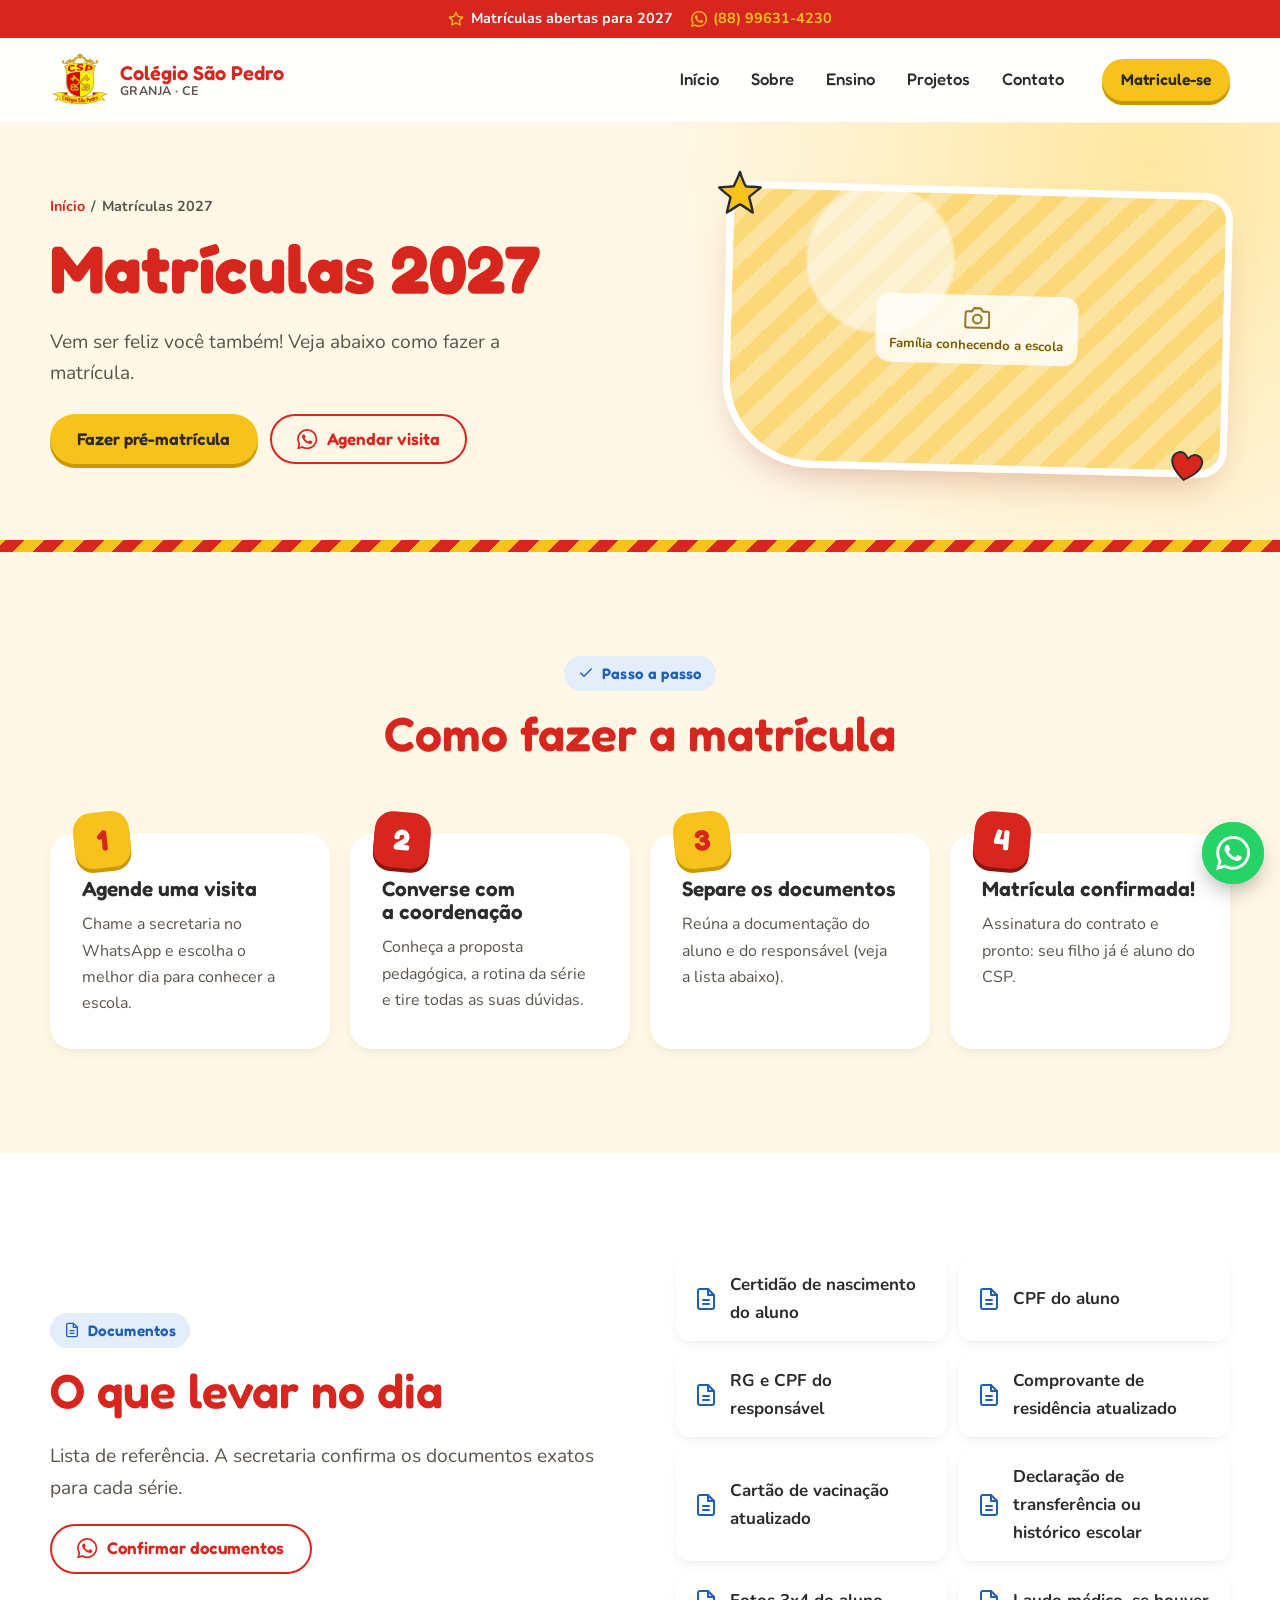
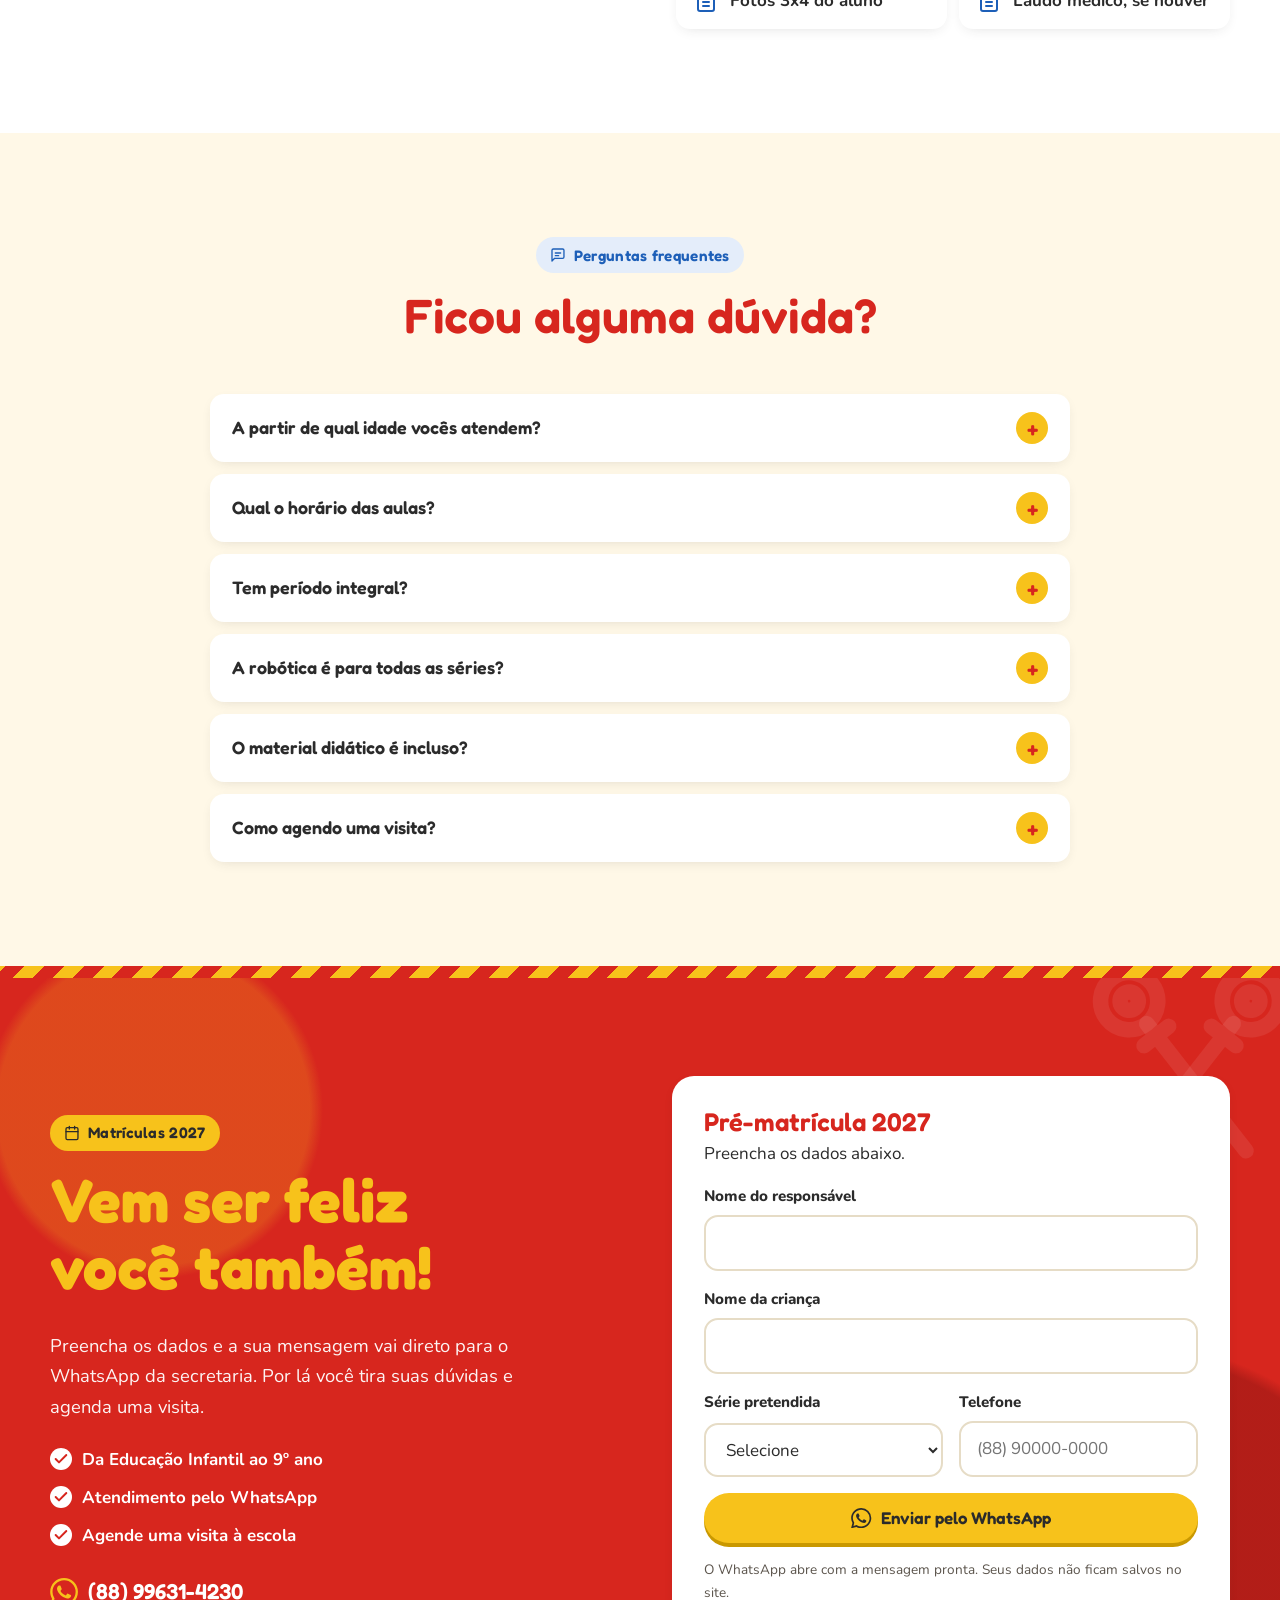
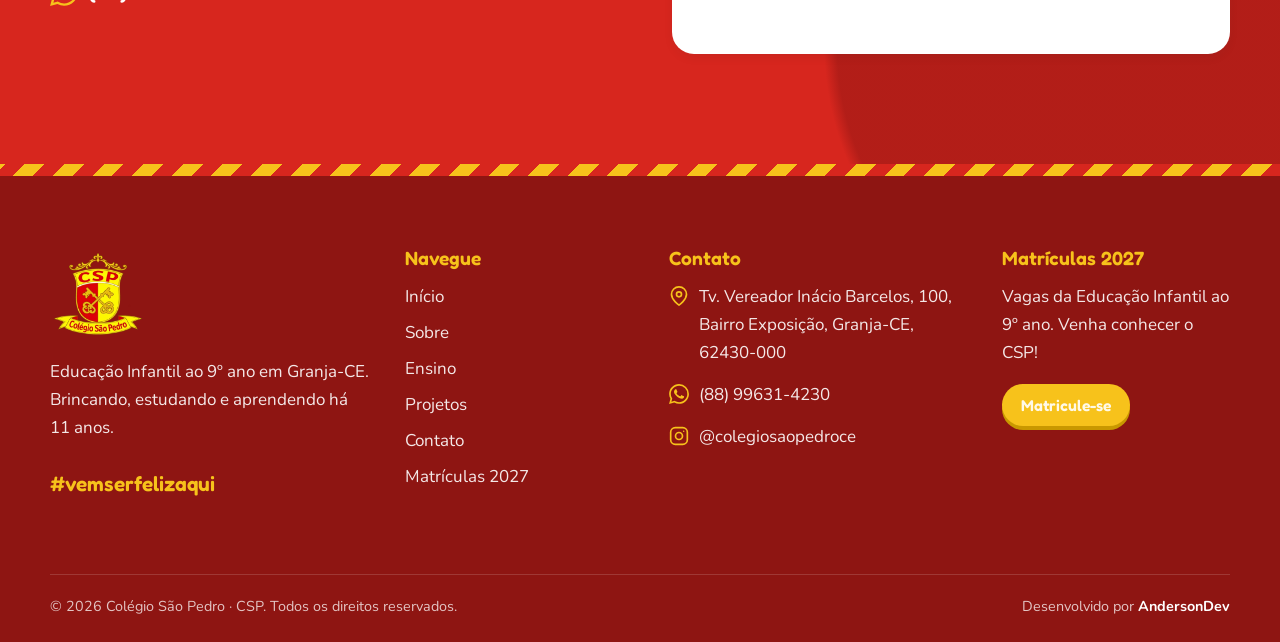
<file: matriculas.html>
<!DOCTYPE html>
<html lang="pt-BR">
<head>
  <meta charset="utf-8">
  <meta name="viewport" content="width=device-width, initial-scale=1">
  <title>Matrículas 2027 | Colégio São Pedro, escola em Granja-CE</title>
  <meta name="description" content="Matrículas 2027 abertas no Colégio São Pedro, em Granja-CE. Veja o passo a passo, os documentos necessários e faça a pré-matrícula pelo WhatsApp.">
  <meta name="keywords" content="escola em Granja, colégio em Granja CE, educação infantil Granja, escola com robótica Granja, matrícula 2027 Granja, Colégio São Pedro, CSP">
  <link rel="canonical" href="https://colegiosaopedroce.com.br/matriculas">
  <meta name="theme-color" content="#D7261E">

  <!-- Open Graph (prévia bonita no WhatsApp e redes sociais) -->
  <meta property="og:type" content="website">
  <meta property="og:locale" content="pt_BR">
  <meta property="og:site_name" content="Colégio São Pedro">
  <meta property="og:title" content="Matrículas 2027 | Colégio São Pedro, escola em Granja-CE">
  <meta property="og:description" content="Matrículas 2027 abertas no Colégio São Pedro, em Granja-CE. Veja o passo a passo, os documentos necessários e faça a pré-matrícula pelo WhatsApp.">
  <meta property="og:url" content="https://colegiosaopedroce.com.br/matriculas">
  <meta property="og:image" content="https://colegiosaopedroce.com.br/assets/img/logo/og-image.jpg">
  <meta property="og:image:width" content="1200">
  <meta property="og:image:height" content="630">
  <meta property="og:image:alt" content="Brasão do Colégio São Pedro">
  <meta name="twitter:card" content="summary_large_image">

  <link rel="icon" href="favicon.ico" sizes="any">
  <link rel="icon" type="image/png" sizes="32x32" href="assets/img/logo/favicon-32.png">
  <link rel="apple-touch-icon" href="assets/img/logo/apple-touch-icon.png">

  <link rel="preconnect" href="https://fonts.googleapis.com">
  <link rel="preconnect" href="https://fonts.gstatic.com" crossorigin>
  <link rel="stylesheet" href="https://fonts.googleapis.com/css2?family=Fredoka:wght@400;500;600;700&amp;family=Nunito:ital,wght@0,400;0,600;0,700;0,800;1,400&amp;display=swap">
  <link rel="stylesheet" href="assets/css/base.css">
  <link rel="stylesheet" href="assets/css/components.css">
  <link rel="stylesheet" href="assets/css/pages.css">
  <script>
    document.documentElement.classList.add('js');
    try {
      if (sessionStorage.getItem('csp-nav')) {
        sessionStorage.removeItem('csp-nav');
        if (!matchMedia('(prefers-reduced-motion: reduce)').matches) document.documentElement.classList.add('page-enter');
      }
    } catch (e) {}
  </script>
</head>
<body>
  <a class="skip-link" href="#conteudo">Pular para o conteúdo</a>

  <div class="topbar">
    <div class="container topbar__inner">
      <span class="topbar__msg"><svg class="icon" viewBox="0 0 24 24" fill="none" stroke="currentColor" stroke-width="2" stroke-linecap="round" stroke-linejoin="round" aria-hidden="true"><path d="M12 2l3.09 6.26L22 9.27l-5 4.87 1.18 6.88L12 17.77l-6.18 3.25L7 14.14 2 9.27l6.91-1.01z"/></svg> Matrículas abertas para 2027</span>
      <a href="https://wa.me/5588996314230?text=Ol%C3%A1!%20Vim%20pelo%20site%20e%20quero%20informa%C3%A7%C3%B5es%20sobre%20matr%C3%ADculas%202027%20no%20Col%C3%A9gio%20S%C3%A3o%20Pedro." target="_blank" rel="noopener"><svg class="icon" viewBox="0 0 24 24" aria-hidden="true"><path fill="currentColor" d="M17.472 14.382c-.297-.149-1.758-.867-2.03-.967-.273-.099-.471-.148-.67.15-.197.297-.767.966-.94 1.164-.173.199-.347.223-.644.075-.297-.15-1.255-.463-2.39-1.475-.883-.788-1.48-1.761-1.653-2.059-.173-.297-.018-.458.13-.606.134-.133.298-.347.446-.52.149-.174.198-.298.298-.497.099-.198.05-.371-.025-.52-.075-.149-.669-1.612-.916-2.207-.242-.579-.487-.5-.669-.51-.173-.008-.371-.01-.57-.01-.198 0-.52.074-.792.372-.272.297-1.04 1.016-1.04 2.479 0 1.462 1.065 2.875 1.213 3.074.149.198 2.096 3.2 5.077 4.487.709.306 1.262.489 1.694.625.712.227 1.36.195 1.871.118.571-.085 1.758-.719 2.006-1.413.248-.694.248-1.289.173-1.413-.074-.124-.272-.198-.57-.347m-5.421 7.403h-.004a9.87 9.87 0 0 1-5.031-1.378l-.361-.214-3.741.982.998-3.648-.235-.374a9.86 9.86 0 0 1-1.51-5.26c.001-5.45 4.436-9.884 9.888-9.884 2.64 0 5.122 1.03 6.988 2.898a9.825 9.825 0 0 1 2.893 6.994c-.003 5.45-4.437 9.884-9.885 9.884m8.413-18.297A11.815 11.815 0 0 0 12.05 0C5.495 0 .16 5.335.157 11.892c0 2.096.547 4.142 1.588 5.945L.057 24l6.305-1.654a11.882 11.882 0 0 0 5.683 1.448h.005c6.554 0 11.89-5.335 11.893-11.893a11.821 11.821 0 0 0-3.48-8.413Z"/></svg> (88) 99631-4230</a>
    </div>
  </div>

  <header class="header">
    <div class="container header__inner">
      <a class="brand" href="index.html" aria-label="Colégio São Pedro, página inicial">
        <picture><source srcset="assets/img/logo/brasao-csp-320.webp" type="image/webp"><img src="assets/img/logo/brasao-csp-320.png" width="60" height="60" alt="Brasão do Colégio São Pedro"></picture>
        <span class="brand__text"><strong>Colégio São Pedro</strong><small>GRANJA · CE</small></span>
      </a>
      <nav class="nav" id="menu" aria-label="Menu principal">
        <ul class="nav__list">
        <li><a class="nav__link" href="index.html">Início</a></li>
        <li><a class="nav__link" href="sobre.html">Sobre</a></li>
        <li><a class="nav__link" href="ensino.html">Ensino</a></li>
        <li><a class="nav__link" href="projetos.html">Projetos</a></li>
        <li><a class="nav__link" href="contato.html">Contato</a></li>
        </ul>
      </nav>
      <a class="btn btn--yellow btn--sm header__cta" href="matriculas.html" aria-current="page">Matricule-se</a>
      <button class="nav-toggle" type="button" aria-expanded="false" aria-controls="menu" aria-label="Abrir menu">
        <span></span><span></span><span></span>
      </button>
    </div>
  </header>

  <main id="conteudo">
<section class="page-banner" aria-labelledby="banner-titulo">
      <div class="container page-banner__grid">
        <div class="reveal">
          <nav class="breadcrumb" aria-label="Você está em"><a href="index.html">Início</a> / <span>Matrículas 2027</span></nav>
          <h1 id="banner-titulo">Matrículas 2027</h1>
          <p class="lead">Vem ser feliz você também! Veja abaixo como fazer a matrícula.</p>
          <div class="btn-row">
            <a class="btn btn--yellow" href="#pre-matricula">Fazer pré-matrícula</a>
            <a class="btn btn--outline" href="https://wa.me/5588996314230?text=Ol%C3%A1!%20Vim%20pelo%20site%20e%20gostaria%20de%20agendar%20uma%20visita%20ao%20Col%C3%A9gio%20S%C3%A3o%20Pedro." target="_blank" rel="noopener"><svg class="icon" viewBox="0 0 24 24" aria-hidden="true"><path fill="currentColor" d="M17.472 14.382c-.297-.149-1.758-.867-2.03-.967-.273-.099-.471-.148-.67.15-.197.297-.767.966-.94 1.164-.173.199-.347.223-.644.075-.297-.15-1.255-.463-2.39-1.475-.883-.788-1.48-1.761-1.653-2.059-.173-.297-.018-.458.13-.606.134-.133.298-.347.446-.52.149-.174.198-.298.298-.497.099-.198.05-.371-.025-.52-.075-.149-.669-1.612-.916-2.207-.242-.579-.487-.5-.669-.51-.173-.008-.371-.01-.57-.01-.198 0-.52.074-.792.372-.272.297-1.04 1.016-1.04 2.479 0 1.462 1.065 2.875 1.213 3.074.149.198 2.096 3.2 5.077 4.487.709.306 1.262.489 1.694.625.712.227 1.36.195 1.871.118.571-.085 1.758-.719 2.006-1.413.248-.694.248-1.289.173-1.413-.074-.124-.272-.198-.57-.347m-5.421 7.403h-.004a9.87 9.87 0 0 1-5.031-1.378l-.361-.214-3.741.982.998-3.648-.235-.374a9.86 9.86 0 0 1-1.51-5.26c.001-5.45 4.436-9.884 9.888-9.884 2.64 0 5.122 1.03 6.988 2.898a9.825 9.825 0 0 1 2.893 6.994c-.003 5.45-4.437 9.884-9.885 9.884m8.413-18.297A11.815 11.815 0 0 0 12.05 0C5.495 0 .16 5.335.157 11.892c0 2.096.547 4.142 1.588 5.945L.057 24l6.305-1.654a11.882 11.882 0 0 0 5.683 1.448h.005c6.554 0 11.89-5.335 11.893-11.893a11.821 11.821 0 0 0-3.48-8.413Z"/></svg> Agendar visita</a>
          </div>
        </div>
        <div class="page-banner__media reveal" style="--delay:.1s">
          <div class="ph ph--yellow ph--wide" role="img" aria-label="Foto: Família conhecendo a escola"><span class="ph__label"><svg class="icon" viewBox="0 0 24 24" fill="none" stroke="currentColor" stroke-width="2" stroke-linecap="round" stroke-linejoin="round" aria-hidden="true"><path d="M23 19a2 2 0 0 1-2 2H3a2 2 0 0 1-2-2V8a2 2 0 0 1 2-2h4l2-3h6l2 3h4a2 2 0 0 1 2 2z"/><circle cx="12" cy="13" r="4"/></svg>Família conhecendo a escola</span></div>
          <span class="doodle doodle--star doodle--float" style="top:-20px;left:-10px;width:52px;--r:-10deg"><svg viewBox="0 0 48 48" aria-hidden="true"><path d="M24 4.5c1.6 5.3 3.4 10.6 5.6 13.4 3.9.4 9 .3 13.6 1-3.6 3.2-7.9 6-10.7 8.7 1 4.6 2.6 10 3.3 14.4-4-2.6-8.6-5.9-11.9-7.5-3.9 2.2-8 5-12 7.6.9-4.7 2.5-9.9 3.3-14.3-3.4-3-7.3-5.7-10.5-8.9 4.6-.6 9.5-.5 13.5-1.1C19.6 15 22.2 9.6 24 4.5z" fill="currentColor" stroke="#2B2B2B" stroke-width="2.2" stroke-linejoin="round"/></svg></span>
          <span class="doodle doodle--heart" style="bottom:-14px;right:24px;width:40px;transform:rotate(12deg)"><svg viewBox="0 0 48 48" aria-hidden="true"><path d="M24.5 41C15 34.5 5.5 27 6.2 17.6 6.8 10.9 13.4 7.4 18.8 9.6c2.5 1 4.3 3.2 5.5 5.6 1.4-2.6 3.4-5 6.2-6 5.6-2 11.8 1.8 11.8 8.4 0 9.2-8.9 16.4-17.8 23.4z" fill="currentColor" stroke="#2B2B2B" stroke-width="2.2" stroke-linejoin="round"/></svg></span>
        </div>
      </div>
    </section>

    <!-- PASSO A PASSO -->
    <!-- TODO: confirmar o passo a passo com a escola. -->
    <section class="section" aria-labelledby="passos-titulo">
      <div class="container">
        <div class="section-head section-head--center reveal">
          <span class="eyebrow"><svg class="icon" viewBox="0 0 24 24" fill="none" stroke="currentColor" stroke-width="2" stroke-linecap="round" stroke-linejoin="round" aria-hidden="true"><path d="M20 6 9 17l-5-5"/></svg> Passo a passo</span>
          <h2 class="section-title" id="passos-titulo">Como fazer a matrícula</h2>
        </div>
        <div class="steps-wrap">
          <ol class="steps">
            <li class="card step reveal">
              <h3>Agende uma visita</h3>
              <p>Chame a secretaria no WhatsApp e escolha o melhor dia para conhecer a escola.</p>
            </li>
            <li class="card step reveal" style="--delay:.08s">
              <h3>Converse com a coordenação</h3>
              <p>Conheça a proposta pedagógica, a rotina da série e tire todas as suas dúvidas.</p>
            </li>
            <li class="card step reveal" style="--delay:.16s">
              <h3>Separe os documentos</h3>
              <p>Reúna a documentação do aluno e do responsável (veja a lista abaixo).</p>
            </li>
            <li class="card step reveal" style="--delay:.24s">
              <h3>Matrícula confirmada!</h3>
              <p>Assinatura do contrato e pronto: seu filho já é aluno do CSP.</p>
            </li>
          </ol>
        </div>
      </div>
    </section>

    <!-- DOCUMENTOS -->
    <!-- TODO: lista de referência, confirmar com a secretaria. -->
    <section class="section section--white" aria-labelledby="docs-titulo">
      <div class="container split">
        <div class="split__text reveal">
          <span class="eyebrow"><svg class="icon" viewBox="0 0 24 24" fill="none" stroke="currentColor" stroke-width="2" stroke-linecap="round" stroke-linejoin="round" aria-hidden="true"><path d="M14 2H6a2 2 0 0 0-2 2v16a2 2 0 0 0 2 2h12a2 2 0 0 0 2-2V8z"/><path d="M14 2v6h6M9 13h6M9 17h6"/></svg> Documentos</span>
          <h2 class="section-title" id="docs-titulo">O que levar no dia</h2>
          <p class="lead">Lista de referência. A secretaria confirma os documentos exatos para cada série.</p>
          <a class="btn btn--outline" href="https://wa.me/5588996314230?text=Ol%C3%A1!%20Quais%20documentos%20preciso%20levar%20para%20a%20matr%C3%ADcula%202027%20no%20CSP%3F" target="_blank" rel="noopener"><svg class="icon" viewBox="0 0 24 24" aria-hidden="true"><path fill="currentColor" d="M17.472 14.382c-.297-.149-1.758-.867-2.03-.967-.273-.099-.471-.148-.67.15-.197.297-.767.966-.94 1.164-.173.199-.347.223-.644.075-.297-.15-1.255-.463-2.39-1.475-.883-.788-1.48-1.761-1.653-2.059-.173-.297-.018-.458.13-.606.134-.133.298-.347.446-.52.149-.174.198-.298.298-.497.099-.198.05-.371-.025-.52-.075-.149-.669-1.612-.916-2.207-.242-.579-.487-.5-.669-.51-.173-.008-.371-.01-.57-.01-.198 0-.52.074-.792.372-.272.297-1.04 1.016-1.04 2.479 0 1.462 1.065 2.875 1.213 3.074.149.198 2.096 3.2 5.077 4.487.709.306 1.262.489 1.694.625.712.227 1.36.195 1.871.118.571-.085 1.758-.719 2.006-1.413.248-.694.248-1.289.173-1.413-.074-.124-.272-.198-.57-.347m-5.421 7.403h-.004a9.87 9.87 0 0 1-5.031-1.378l-.361-.214-3.741.982.998-3.648-.235-.374a9.86 9.86 0 0 1-1.51-5.26c.001-5.45 4.436-9.884 9.888-9.884 2.64 0 5.122 1.03 6.988 2.898a9.825 9.825 0 0 1 2.893 6.994c-.003 5.45-4.437 9.884-9.885 9.884m8.413-18.297A11.815 11.815 0 0 0 12.05 0C5.495 0 .16 5.335.157 11.892c0 2.096.547 4.142 1.588 5.945L.057 24l6.305-1.654a11.882 11.882 0 0 0 5.683 1.448h.005c6.554 0 11.89-5.335 11.893-11.893a11.821 11.821 0 0 0-3.48-8.413Z"/></svg> Confirmar documentos</a>
        </div>
        <ul class="docs reveal" style="--delay:.1s">
          <li><svg class="icon" viewBox="0 0 24 24" fill="none" stroke="currentColor" stroke-width="2" stroke-linecap="round" stroke-linejoin="round" aria-hidden="true"><path d="M14 2H6a2 2 0 0 0-2 2v16a2 2 0 0 0 2 2h12a2 2 0 0 0 2-2V8z"/><path d="M14 2v6h6M9 13h6M9 17h6"/></svg> Certidão de nascimento do aluno</li>
          <li><svg class="icon" viewBox="0 0 24 24" fill="none" stroke="currentColor" stroke-width="2" stroke-linecap="round" stroke-linejoin="round" aria-hidden="true"><path d="M14 2H6a2 2 0 0 0-2 2v16a2 2 0 0 0 2 2h12a2 2 0 0 0 2-2V8z"/><path d="M14 2v6h6M9 13h6M9 17h6"/></svg> CPF do aluno</li>
          <li><svg class="icon" viewBox="0 0 24 24" fill="none" stroke="currentColor" stroke-width="2" stroke-linecap="round" stroke-linejoin="round" aria-hidden="true"><path d="M14 2H6a2 2 0 0 0-2 2v16a2 2 0 0 0 2 2h12a2 2 0 0 0 2-2V8z"/><path d="M14 2v6h6M9 13h6M9 17h6"/></svg> RG e CPF do responsável</li>
          <li><svg class="icon" viewBox="0 0 24 24" fill="none" stroke="currentColor" stroke-width="2" stroke-linecap="round" stroke-linejoin="round" aria-hidden="true"><path d="M14 2H6a2 2 0 0 0-2 2v16a2 2 0 0 0 2 2h12a2 2 0 0 0 2-2V8z"/><path d="M14 2v6h6M9 13h6M9 17h6"/></svg> Comprovante de residência atualizado</li>
          <li><svg class="icon" viewBox="0 0 24 24" fill="none" stroke="currentColor" stroke-width="2" stroke-linecap="round" stroke-linejoin="round" aria-hidden="true"><path d="M14 2H6a2 2 0 0 0-2 2v16a2 2 0 0 0 2 2h12a2 2 0 0 0 2-2V8z"/><path d="M14 2v6h6M9 13h6M9 17h6"/></svg> Cartão de vacinação atualizado</li>
          <li><svg class="icon" viewBox="0 0 24 24" fill="none" stroke="currentColor" stroke-width="2" stroke-linecap="round" stroke-linejoin="round" aria-hidden="true"><path d="M14 2H6a2 2 0 0 0-2 2v16a2 2 0 0 0 2 2h12a2 2 0 0 0 2-2V8z"/><path d="M14 2v6h6M9 13h6M9 17h6"/></svg> Declaração de transferência ou histórico escolar</li>
          <li><svg class="icon" viewBox="0 0 24 24" fill="none" stroke="currentColor" stroke-width="2" stroke-linecap="round" stroke-linejoin="round" aria-hidden="true"><path d="M14 2H6a2 2 0 0 0-2 2v16a2 2 0 0 0 2 2h12a2 2 0 0 0 2-2V8z"/><path d="M14 2v6h6M9 13h6M9 17h6"/></svg> Fotos 3x4 do aluno</li>
          <li><svg class="icon" viewBox="0 0 24 24" fill="none" stroke="currentColor" stroke-width="2" stroke-linecap="round" stroke-linejoin="round" aria-hidden="true"><path d="M14 2H6a2 2 0 0 0-2 2v16a2 2 0 0 0 2 2h12a2 2 0 0 0 2-2V8z"/><path d="M14 2v6h6M9 13h6M9 17h6"/></svg> Laudo médico, se houver</li>
        </ul>
      </div>
    </section>

    <!-- FAQ -->
    <!-- TODO: respostas definitivas devem vir da escola. -->
    <section class="section" aria-labelledby="faq-titulo">
      <div class="container" style="max-width:860px">
        <div class="section-head section-head--center reveal">
          <span class="eyebrow"><svg class="icon" viewBox="0 0 24 24" fill="none" stroke="currentColor" stroke-width="2" stroke-linecap="round" stroke-linejoin="round" aria-hidden="true"><path d="M21 15a2 2 0 0 1-2 2H7l-4 4V5a2 2 0 0 1 2-2h14a2 2 0 0 1 2 2z"/><path d="M8 9h8M8 13h5"/></svg> Perguntas frequentes</span>
          <h2 class="section-title" id="faq-titulo">Ficou alguma dúvida?</h2>
        </div>
        <div class="faq reveal">
          <details>
            <summary>A partir de qual idade vocês atendem?</summary>
            <div><p>O CSP atende da Educação Infantil ao 9º ano do Ensino Fundamental. Para saber a idade mínima de entrada e as turmas disponíveis para 2027, <a href="https://wa.me/5588996314230?text=Ol%C3%A1!%20A%20partir%20de%20qual%20idade%20o%20CSP%20atende%3F" target="_blank" rel="noopener">fale com a secretaria</a>.</p></div>
          </details>
          <details>
            <summary>Qual o horário das aulas?</summary>
            <div><p>Os horários variam conforme o segmento e o turno. <a href="https://wa.me/5588996314230?text=Ol%C3%A1!%20Qual%20o%20hor%C3%A1rio%20das%20aulas%20no%20CSP%3F" target="_blank" rel="noopener">Pergunte pelo WhatsApp</a> e receba os horários da série do seu filho.</p></div>
          </details>
          <details>
            <summary>Tem período integral?</summary>
            <div><p><a href="https://wa.me/5588996314230?text=Ol%C3%A1!%20O%20CSP%20tem%20per%C3%ADodo%20integral%3F" target="_blank" rel="noopener">Consulte a secretaria</a> sobre a disponibilidade de período integral para 2027.</p></div>
          </details>
          <details>
            <summary>A robótica é para todas as séries?</summary>
            <div><p>A robótica é um dos diferenciais do CSP. Para saber quais séries participam e como funcionam as aulas, <a href="https://wa.me/5588996314230?text=Ol%C3%A1!%20Como%20funcionam%20as%20aulas%20de%20rob%C3%B3tica%20no%20CSP%3F" target="_blank" rel="noopener">pergunte aqui</a>.</p></div>
          </details>
          <details>
            <summary>O material didático é incluso?</summary>
            <div><p>As informações sobre material didático e valores são passadas diretamente pela secretaria. <a href="https://wa.me/5588996314230?text=Ol%C3%A1!%20O%20material%20did%C3%A1tico%20%C3%A9%20incluso%20na%20mensalidade%20do%20CSP%3F" target="_blank" rel="noopener">Fale com a gente</a>.</p></div>
          </details>
          <details>
            <summary>Como agendo uma visita?</summary>
            <div><p>É só chamar no WhatsApp <a href="https://wa.me/5588996314230?text=Ol%C3%A1!%20Vim%20pelo%20site%20e%20gostaria%20de%20agendar%20uma%20visita%20ao%20Col%C3%A9gio%20S%C3%A3o%20Pedro." target="_blank" rel="noopener">(88) 99631-4230</a> e escolher o melhor dia e horário. Vai ser um prazer receber sua família!</p></div>
          </details>
        </div>
      </div>
    </section>

    <!-- FORMULÁRIO -->
    <section class="cta" id="pre-matricula" aria-labelledby="pre-matricula-titulo">
      <svg class="cta__keys" viewBox="0 0 100 100" fill="none" stroke="currentColor" stroke-width="6" stroke-linecap="round" stroke-linejoin="round" aria-hidden="true"><g transform="rotate(38 50 55)"><circle cx="50" cy="17" r="11"/><circle cx="50" cy="17" r="3.5"/><path d="M50 28v62M50 70h13M50 81h10M44 34h12"/></g><g transform="rotate(-38 50 55) translate(100 0) scale(-1 1)"><circle cx="50" cy="17" r="11"/><circle cx="50" cy="17" r="3.5"/><path d="M50 28v62M50 70h13M50 81h10M44 34h12"/></g></svg>
      <div class="container cta__grid">
        <div class="cta__text reveal">
          <span class="eyebrow eyebrow--yellow"><svg class="icon" viewBox="0 0 24 24" fill="none" stroke="currentColor" stroke-width="2" stroke-linecap="round" stroke-linejoin="round" aria-hidden="true"><rect x="3" y="4" width="18" height="18" rx="2"/><path d="M16 2v4M8 2v4M3 10h18"/></svg> Matrículas 2027</span>
          <h2 class="cta__title" id="pre-matricula-titulo">Vem ser feliz você também!</h2>
          <p>Preencha os dados e a sua mensagem vai direto para o WhatsApp da secretaria. Por lá você tira suas dúvidas e agenda uma visita.</p>
          <ul class="check-list">
            <li><svg class="icon" viewBox="0 0 24 24" fill="none" stroke="currentColor" stroke-width="2" stroke-linecap="round" stroke-linejoin="round" aria-hidden="true"><path d="M20 6 9 17l-5-5"/></svg> Da Educação Infantil ao 9º ano</li>
            <li><svg class="icon" viewBox="0 0 24 24" fill="none" stroke="currentColor" stroke-width="2" stroke-linecap="round" stroke-linejoin="round" aria-hidden="true"><path d="M20 6 9 17l-5-5"/></svg> Atendimento pelo WhatsApp</li>
            <li><svg class="icon" viewBox="0 0 24 24" fill="none" stroke="currentColor" stroke-width="2" stroke-linecap="round" stroke-linejoin="round" aria-hidden="true"><path d="M20 6 9 17l-5-5"/></svg> Agende uma visita à escola</li>
          </ul>
          <a class="cta__phone" href="https://wa.me/5588996314230?text=Ol%C3%A1!%20Vim%20pelo%20site%20e%20quero%20informa%C3%A7%C3%B5es%20sobre%20matr%C3%ADculas%202027%20no%20Col%C3%A9gio%20S%C3%A3o%20Pedro." target="_blank" rel="noopener"><svg class="icon" viewBox="0 0 24 24" aria-hidden="true"><path fill="currentColor" d="M17.472 14.382c-.297-.149-1.758-.867-2.03-.967-.273-.099-.471-.148-.67.15-.197.297-.767.966-.94 1.164-.173.199-.347.223-.644.075-.297-.15-1.255-.463-2.39-1.475-.883-.788-1.48-1.761-1.653-2.059-.173-.297-.018-.458.13-.606.134-.133.298-.347.446-.52.149-.174.198-.298.298-.497.099-.198.05-.371-.025-.52-.075-.149-.669-1.612-.916-2.207-.242-.579-.487-.5-.669-.51-.173-.008-.371-.01-.57-.01-.198 0-.52.074-.792.372-.272.297-1.04 1.016-1.04 2.479 0 1.462 1.065 2.875 1.213 3.074.149.198 2.096 3.2 5.077 4.487.709.306 1.262.489 1.694.625.712.227 1.36.195 1.871.118.571-.085 1.758-.719 2.006-1.413.248-.694.248-1.289.173-1.413-.074-.124-.272-.198-.57-.347m-5.421 7.403h-.004a9.87 9.87 0 0 1-5.031-1.378l-.361-.214-3.741.982.998-3.648-.235-.374a9.86 9.86 0 0 1-1.51-5.26c.001-5.45 4.436-9.884 9.888-9.884 2.64 0 5.122 1.03 6.988 2.898a9.825 9.825 0 0 1 2.893 6.994c-.003 5.45-4.437 9.884-9.885 9.884m8.413-18.297A11.815 11.815 0 0 0 12.05 0C5.495 0 .16 5.335.157 11.892c0 2.096.547 4.142 1.588 5.945L.057 24l6.305-1.654a11.882 11.882 0 0 0 5.683 1.448h.005c6.554 0 11.89-5.335 11.893-11.893a11.821 11.821 0 0 0-3.48-8.413Z"/></svg> (88) 99631-4230</a>
        </div>

        <form class="card cta__form form reveal" style="--delay:.1s" data-wa-form novalidate
              data-intro="Olá! Vim pelo site e quero informações sobre matrículas 2027 no Colégio São Pedro.">
          <div>
            <h3>Pré-matrícula 2027</h3>
            <p>Preencha os dados abaixo.</p>
          </div>
          <div class="field">
            <label for="pre-matricula-resp">Nome do responsável</label>
            <input id="pre-matricula-resp" name="responsavel" type="text" autocomplete="name" required data-label="Responsável">
          </div>
          <div class="field">
            <label for="pre-matricula-crianca">Nome da criança</label>
            <input id="pre-matricula-crianca" name="crianca" type="text" required data-label="Criança">
          </div>
          <div class="form__row form__row--2">
            <div class="field">
              <label for="pre-matricula-serie">Série pretendida</label>
              <select id="pre-matricula-serie" name="serie" required data-label="Série pretendida">
                <option value="">Selecione</option>
                <option>Educação Infantil</option>
                <option>1º ano</option>
                <option>2º ano</option>
                <option>3º ano</option>
                <option>4º ano</option>
                <option>5º ano</option>
                <option>6º ano</option>
                <option>7º ano</option>
                <option>8º ano</option>
                <option>9º ano</option>
              </select>
            </div>
            <div class="field">
              <label for="pre-matricula-tel">Telefone</label>
              <input id="pre-matricula-tel" name="telefone" type="tel" inputmode="tel" autocomplete="tel" placeholder="(88) 90000-0000" required data-mask="phone" data-label="Telefone">
            </div>
          </div>
          <p class="form__error" role="alert" hidden></p>
          <button class="btn btn--yellow btn--block" type="submit"><svg class="icon" viewBox="0 0 24 24" aria-hidden="true"><path fill="currentColor" d="M17.472 14.382c-.297-.149-1.758-.867-2.03-.967-.273-.099-.471-.148-.67.15-.197.297-.767.966-.94 1.164-.173.199-.347.223-.644.075-.297-.15-1.255-.463-2.39-1.475-.883-.788-1.48-1.761-1.653-2.059-.173-.297-.018-.458.13-.606.134-.133.298-.347.446-.52.149-.174.198-.298.298-.497.099-.198.05-.371-.025-.52-.075-.149-.669-1.612-.916-2.207-.242-.579-.487-.5-.669-.51-.173-.008-.371-.01-.57-.01-.198 0-.52.074-.792.372-.272.297-1.04 1.016-1.04 2.479 0 1.462 1.065 2.875 1.213 3.074.149.198 2.096 3.2 5.077 4.487.709.306 1.262.489 1.694.625.712.227 1.36.195 1.871.118.571-.085 1.758-.719 2.006-1.413.248-.694.248-1.289.173-1.413-.074-.124-.272-.198-.57-.347m-5.421 7.403h-.004a9.87 9.87 0 0 1-5.031-1.378l-.361-.214-3.741.982.998-3.648-.235-.374a9.86 9.86 0 0 1-1.51-5.26c.001-5.45 4.436-9.884 9.888-9.884 2.64 0 5.122 1.03 6.988 2.898a9.825 9.825 0 0 1 2.893 6.994c-.003 5.45-4.437 9.884-9.885 9.884m8.413-18.297A11.815 11.815 0 0 0 12.05 0C5.495 0 .16 5.335.157 11.892c0 2.096.547 4.142 1.588 5.945L.057 24l6.305-1.654a11.882 11.882 0 0 0 5.683 1.448h.005c6.554 0 11.89-5.335 11.893-11.893a11.821 11.821 0 0 0-3.48-8.413Z"/></svg> Enviar pelo WhatsApp</button>
          <p class="form__hint">O WhatsApp abre com a mensagem pronta. Seus dados não ficam salvos no site.</p>
        </form>
      </div>
    </section>
  </main>

  <footer class="footer">
    <div class="stripe-divider"></div>
    <div class="container footer__grid">
      <div class="footer__brand">
        <picture><source srcset="assets/img/logo/brasao-csp-320.webp" type="image/webp"><img src="assets/img/logo/brasao-csp-320.png" width="96" height="96" alt="Brasão do Colégio São Pedro"></picture>
        <p>Educação Infantil ao 9º ano em Granja-CE. Brincando, estudando e aprendendo há 11 anos.</p>
        <span class="footer__tag">#vemserfelizaqui</span>
      </div>
      <nav aria-label="Rodapé">
        <h2>Navegue</h2>
        <ul class="footer__links">
            <li><a href="index.html">Início</a></li>
            <li><a href="sobre.html">Sobre</a></li>
            <li><a href="ensino.html">Ensino</a></li>
            <li><a href="projetos.html">Projetos</a></li>
            <li><a href="contato.html">Contato</a></li>
            <li><a href="matriculas.html">Matrículas 2027</a></li>
        </ul>
      </nav>
      <div>
        <h2>Contato</h2>
        <ul class="footer__contact">
          <li><svg class="icon" viewBox="0 0 24 24" fill="none" stroke="currentColor" stroke-width="2" stroke-linecap="round" stroke-linejoin="round" aria-hidden="true"><path d="M21 10c0 7-9 13-9 13s-9-6-9-13a9 9 0 0 1 18 0z"/><circle cx="12" cy="10" r="3"/></svg><span>Tv. Vereador Inácio Barcelos, 100, Bairro Exposição, Granja-CE, 62430-000</span></li>
          <li><svg class="icon" viewBox="0 0 24 24" aria-hidden="true"><path fill="currentColor" d="M17.472 14.382c-.297-.149-1.758-.867-2.03-.967-.273-.099-.471-.148-.67.15-.197.297-.767.966-.94 1.164-.173.199-.347.223-.644.075-.297-.15-1.255-.463-2.39-1.475-.883-.788-1.48-1.761-1.653-2.059-.173-.297-.018-.458.13-.606.134-.133.298-.347.446-.52.149-.174.198-.298.298-.497.099-.198.05-.371-.025-.52-.075-.149-.669-1.612-.916-2.207-.242-.579-.487-.5-.669-.51-.173-.008-.371-.01-.57-.01-.198 0-.52.074-.792.372-.272.297-1.04 1.016-1.04 2.479 0 1.462 1.065 2.875 1.213 3.074.149.198 2.096 3.2 5.077 4.487.709.306 1.262.489 1.694.625.712.227 1.36.195 1.871.118.571-.085 1.758-.719 2.006-1.413.248-.694.248-1.289.173-1.413-.074-.124-.272-.198-.57-.347m-5.421 7.403h-.004a9.87 9.87 0 0 1-5.031-1.378l-.361-.214-3.741.982.998-3.648-.235-.374a9.86 9.86 0 0 1-1.51-5.26c.001-5.45 4.436-9.884 9.888-9.884 2.64 0 5.122 1.03 6.988 2.898a9.825 9.825 0 0 1 2.893 6.994c-.003 5.45-4.437 9.884-9.885 9.884m8.413-18.297A11.815 11.815 0 0 0 12.05 0C5.495 0 .16 5.335.157 11.892c0 2.096.547 4.142 1.588 5.945L.057 24l6.305-1.654a11.882 11.882 0 0 0 5.683 1.448h.005c6.554 0 11.89-5.335 11.893-11.893a11.821 11.821 0 0 0-3.48-8.413Z"/></svg><a href="https://wa.me/5588996314230?text=Ol%C3%A1!%20Vim%20pelo%20site%20e%20quero%20informa%C3%A7%C3%B5es%20sobre%20matr%C3%ADculas%202027%20no%20Col%C3%A9gio%20S%C3%A3o%20Pedro." target="_blank" rel="noopener">(88) 99631-4230</a></li>
          <li><svg class="icon" viewBox="0 0 24 24" fill="none" stroke="currentColor" stroke-width="2" stroke-linecap="round" stroke-linejoin="round" aria-hidden="true"><rect x="2" y="2" width="20" height="20" rx="5.5"/><circle cx="12" cy="12" r="4.2"/><circle cx="17.6" cy="6.4" r=".9" fill="currentColor" stroke="none"/></svg><a href="https://www.instagram.com/colegiosaopedroce/" target="_blank" rel="noopener">@colegiosaopedroce</a></li>
        </ul>
      </div>
      <div>
        <h2>Matrículas 2027</h2>
        <p>Vagas da Educação Infantil ao 9º ano. Venha conhecer o CSP!</p>
        <a class="btn btn--yellow btn--sm" href="matriculas.html">Matricule-se</a>
      </div>
    </div>
    <div class="container footer__bottom">
      <span>© <span data-year>2026</span> Colégio São Pedro · CSP. Todos os direitos reservados.</span>
      <span>Desenvolvido por <strong>AndersonDev</strong></span>
    </div>
  </footer>

  <a class="wa-fab" href="https://wa.me/5588996314230?text=Ol%C3%A1!%20Vim%20pelo%20site%20e%20quero%20informa%C3%A7%C3%B5es%20sobre%20matr%C3%ADculas%202027%20no%20Col%C3%A9gio%20S%C3%A3o%20Pedro." target="_blank" rel="noopener" aria-label="Falar com o Colégio São Pedro no WhatsApp">
    <svg class="icon" viewBox="0 0 24 24" aria-hidden="true"><path fill="currentColor" d="M17.472 14.382c-.297-.149-1.758-.867-2.03-.967-.273-.099-.471-.148-.67.15-.197.297-.767.966-.94 1.164-.173.199-.347.223-.644.075-.297-.15-1.255-.463-2.39-1.475-.883-.788-1.48-1.761-1.653-2.059-.173-.297-.018-.458.13-.606.134-.133.298-.347.446-.52.149-.174.198-.298.298-.497.099-.198.05-.371-.025-.52-.075-.149-.669-1.612-.916-2.207-.242-.579-.487-.5-.669-.51-.173-.008-.371-.01-.57-.01-.198 0-.52.074-.792.372-.272.297-1.04 1.016-1.04 2.479 0 1.462 1.065 2.875 1.213 3.074.149.198 2.096 3.2 5.077 4.487.709.306 1.262.489 1.694.625.712.227 1.36.195 1.871.118.571-.085 1.758-.719 2.006-1.413.248-.694.248-1.289.173-1.413-.074-.124-.272-.198-.57-.347m-5.421 7.403h-.004a9.87 9.87 0 0 1-5.031-1.378l-.361-.214-3.741.982.998-3.648-.235-.374a9.86 9.86 0 0 1-1.51-5.26c.001-5.45 4.436-9.884 9.888-9.884 2.64 0 5.122 1.03 6.988 2.898a9.825 9.825 0 0 1 2.893 6.994c-.003 5.45-4.437 9.884-9.885 9.884m8.413-18.297A11.815 11.815 0 0 0 12.05 0C5.495 0 .16 5.335.157 11.892c0 2.096.547 4.142 1.588 5.945L.057 24l6.305-1.654a11.882 11.882 0 0 0 5.683 1.448h.005c6.554 0 11.89-5.335 11.893-11.893a11.821 11.821 0 0 0-3.48-8.413Z"/></svg>
    <span class="wa-fab__tip" aria-hidden="true">Fale com a gente!</span>
  </a>
  <script src="assets/js/main.js" defer></script>
  <script src="assets/js/whatsapp.js" defer></script>
</body>
</html>
</file>
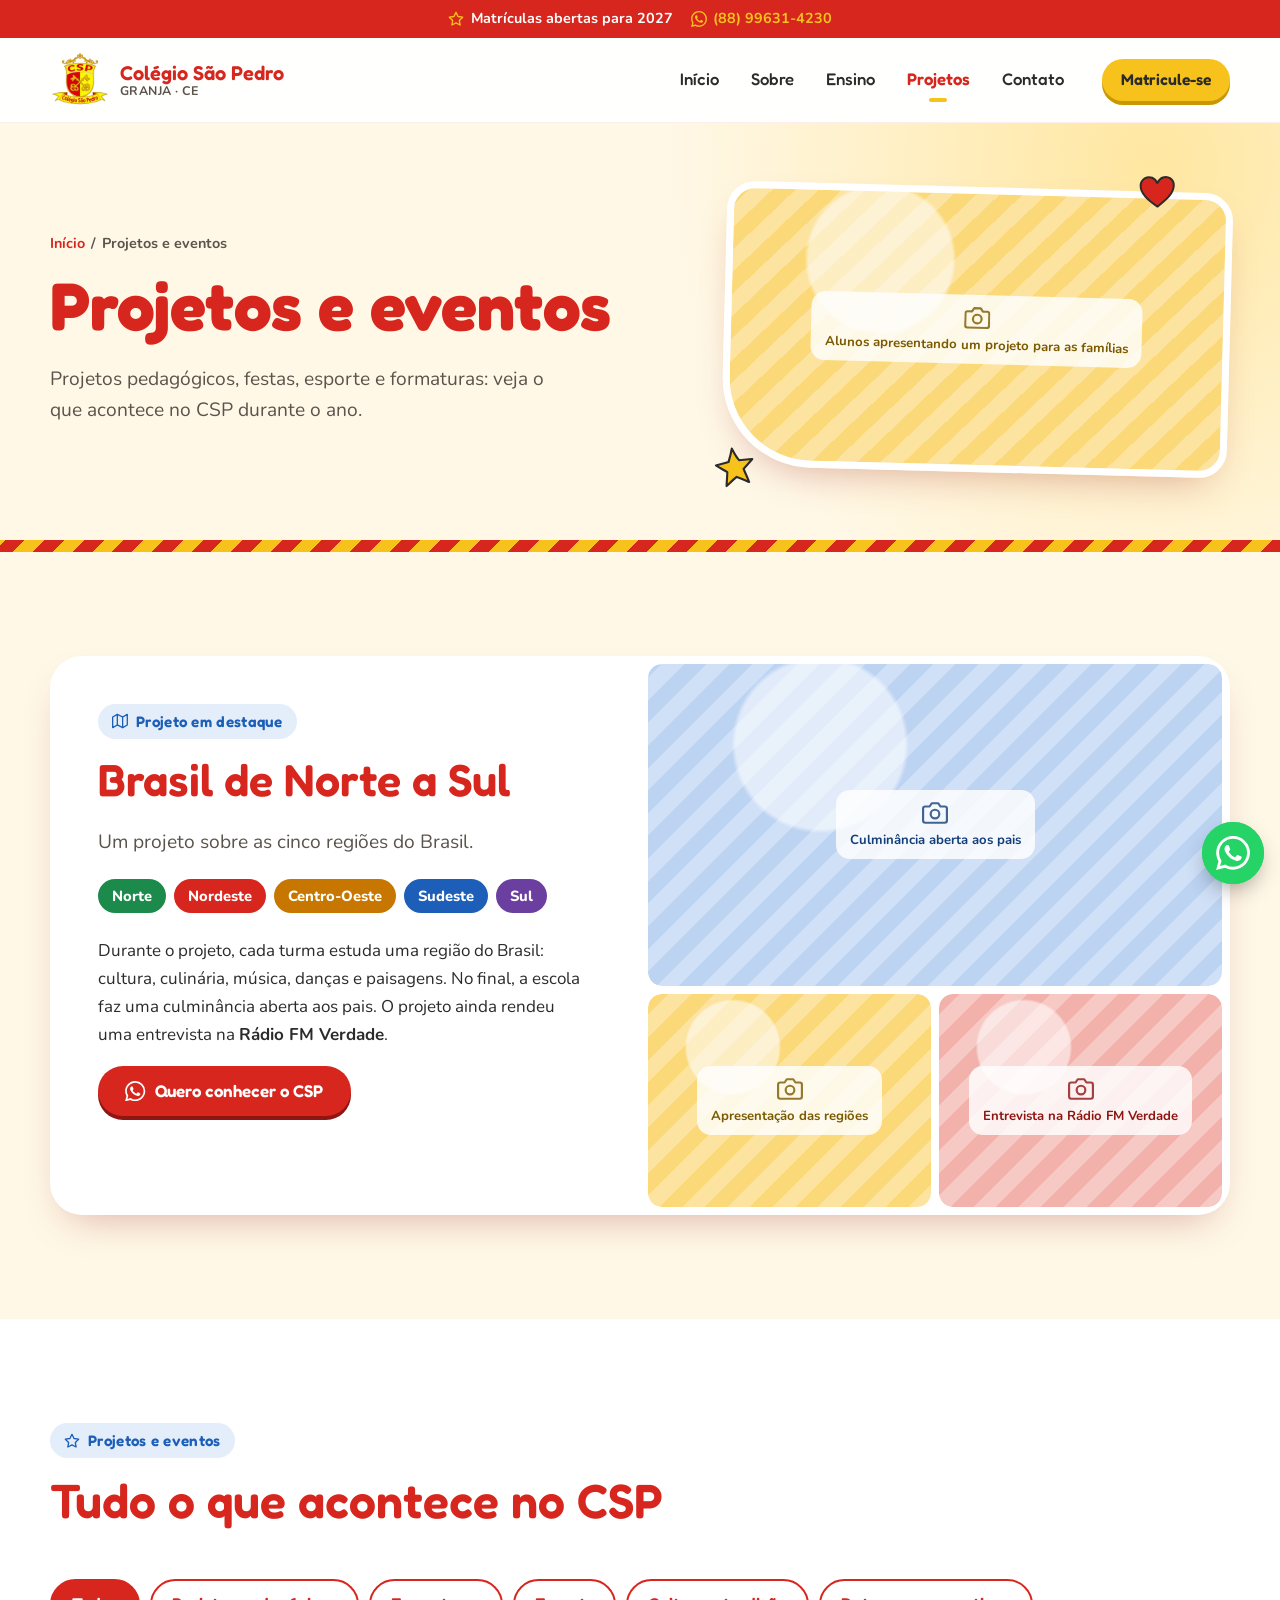
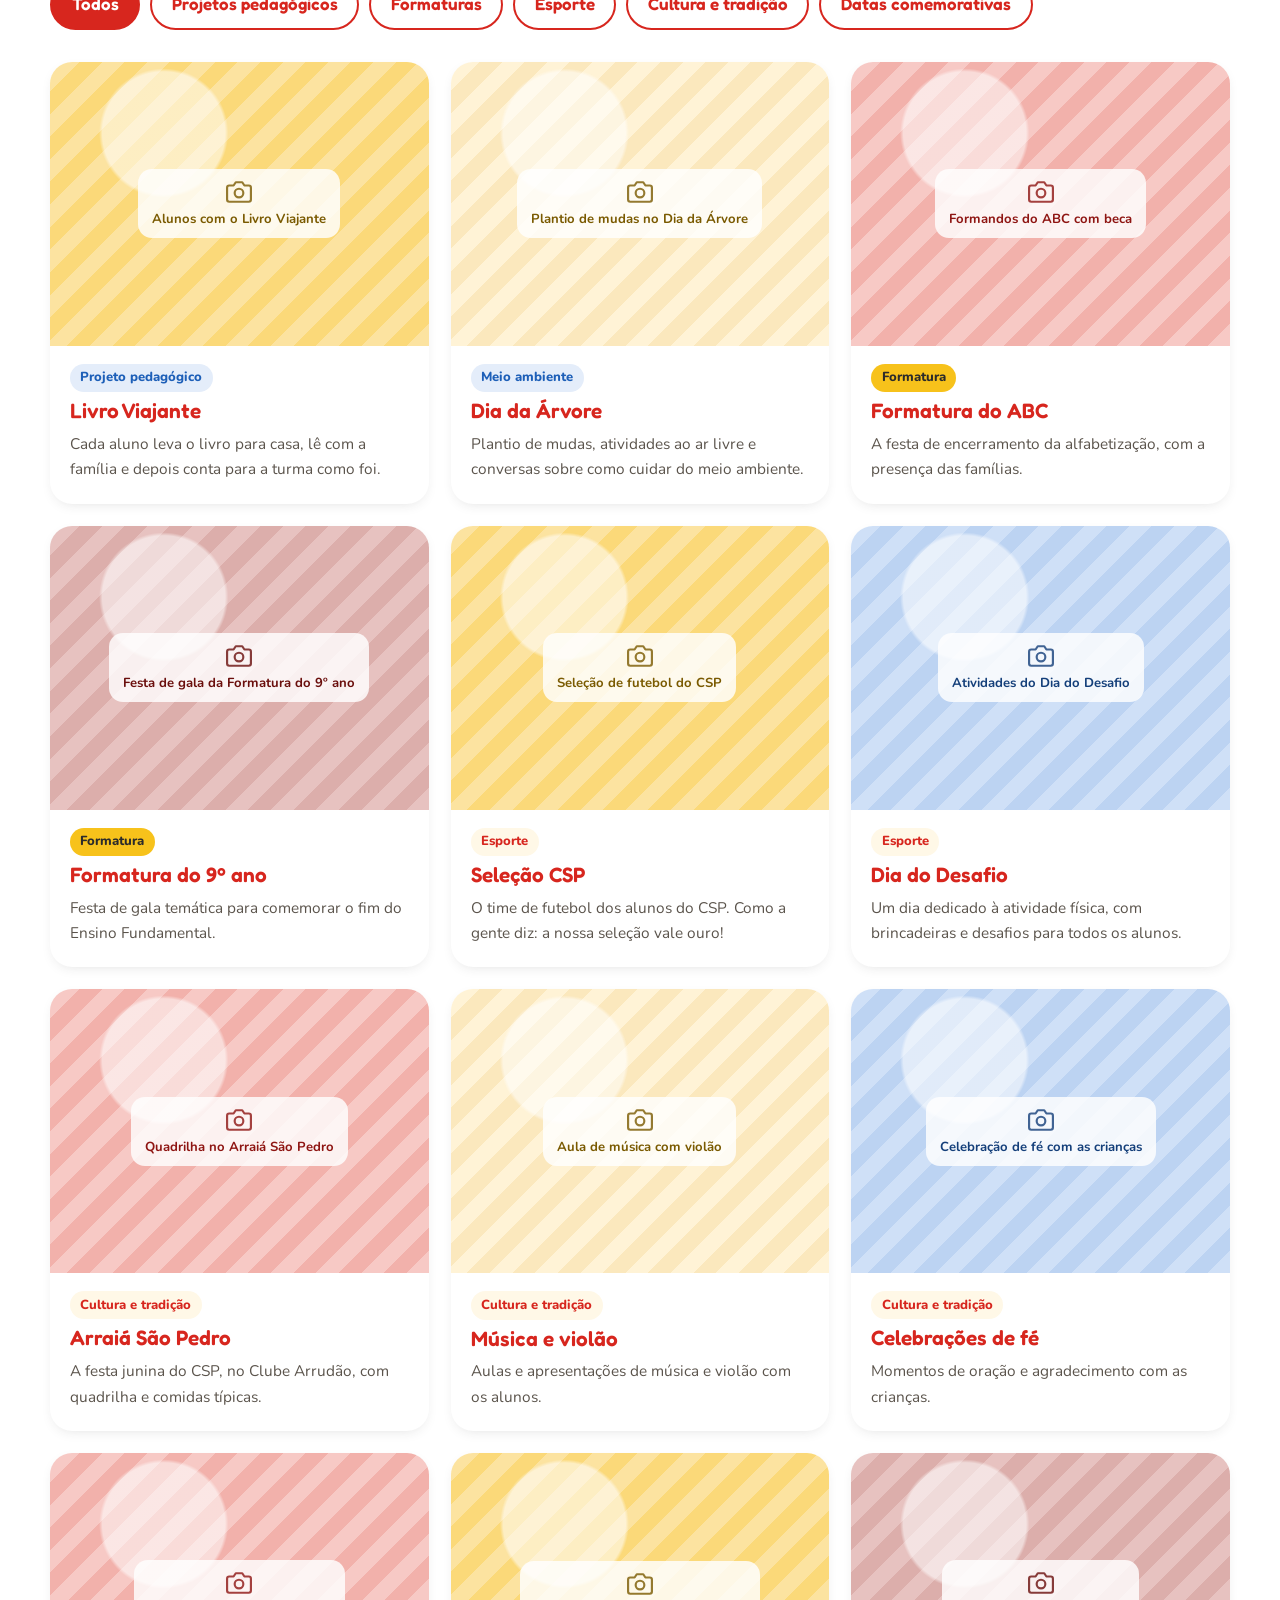
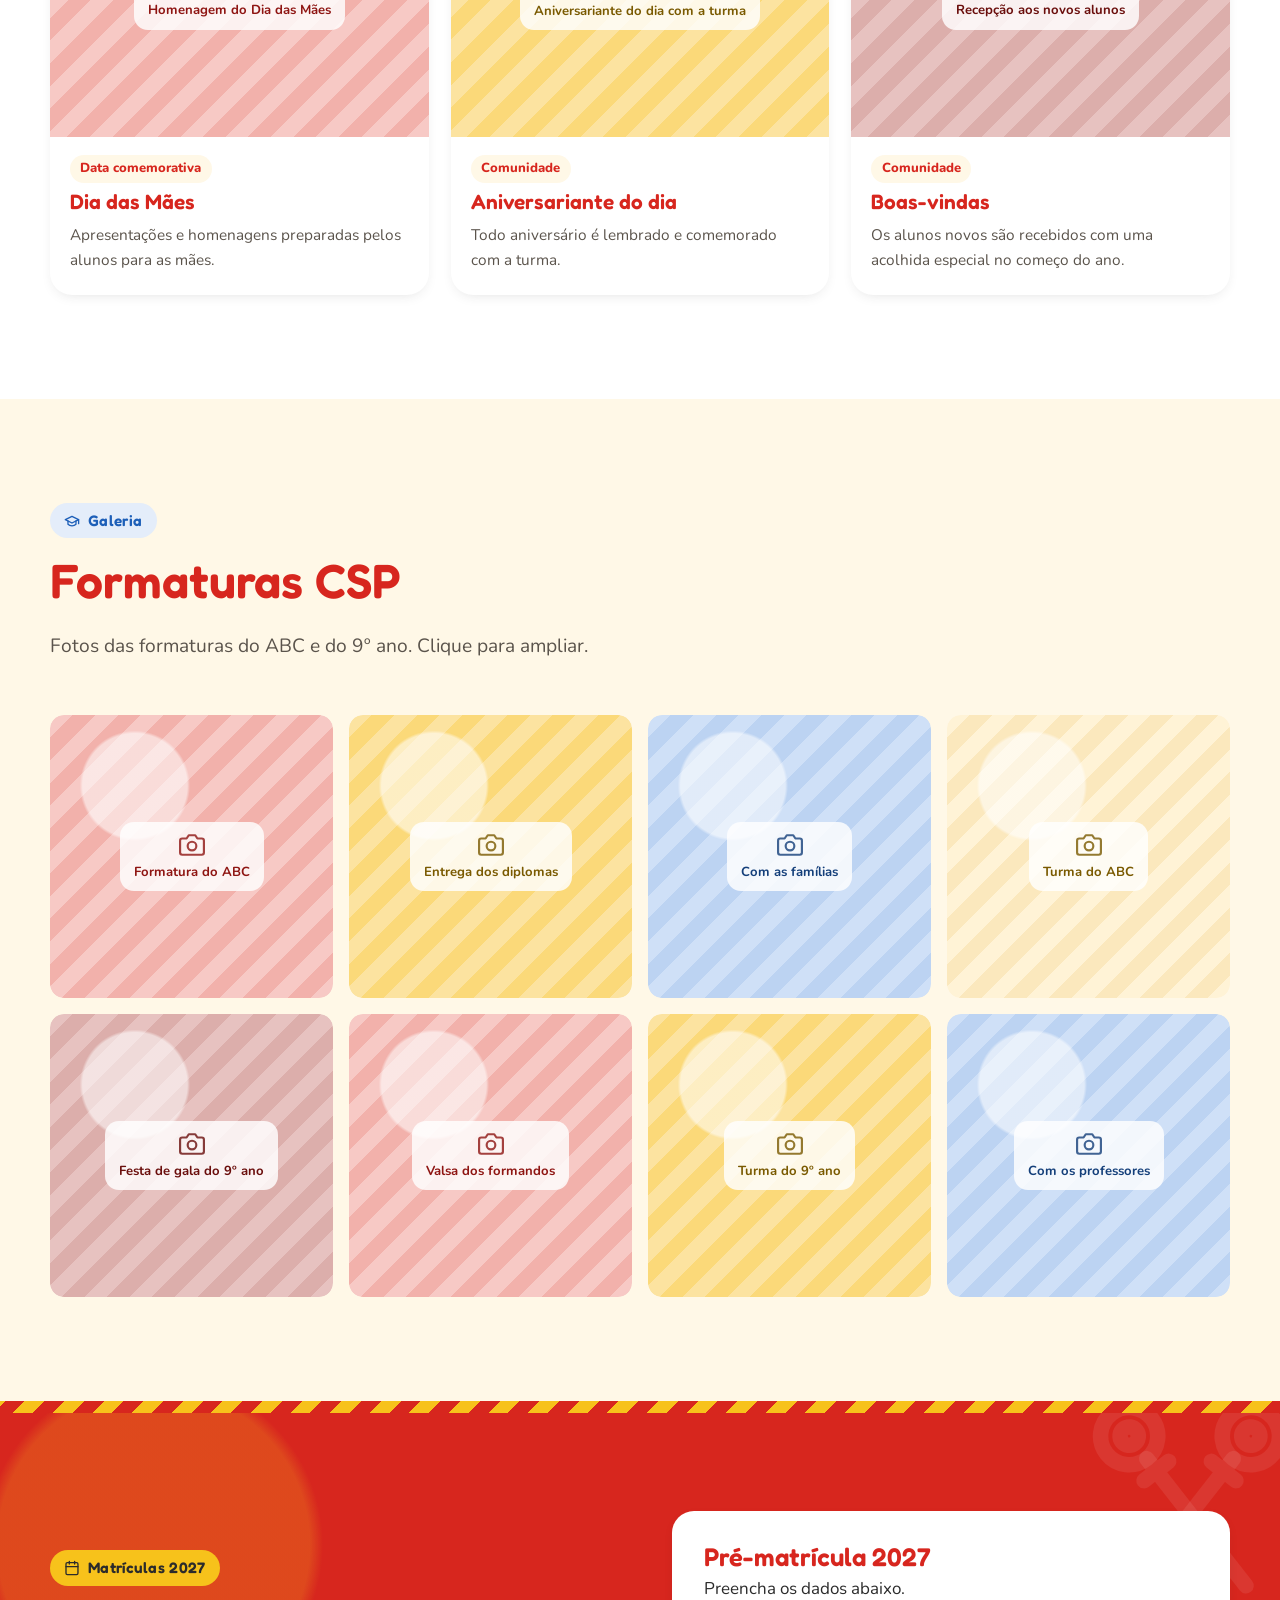
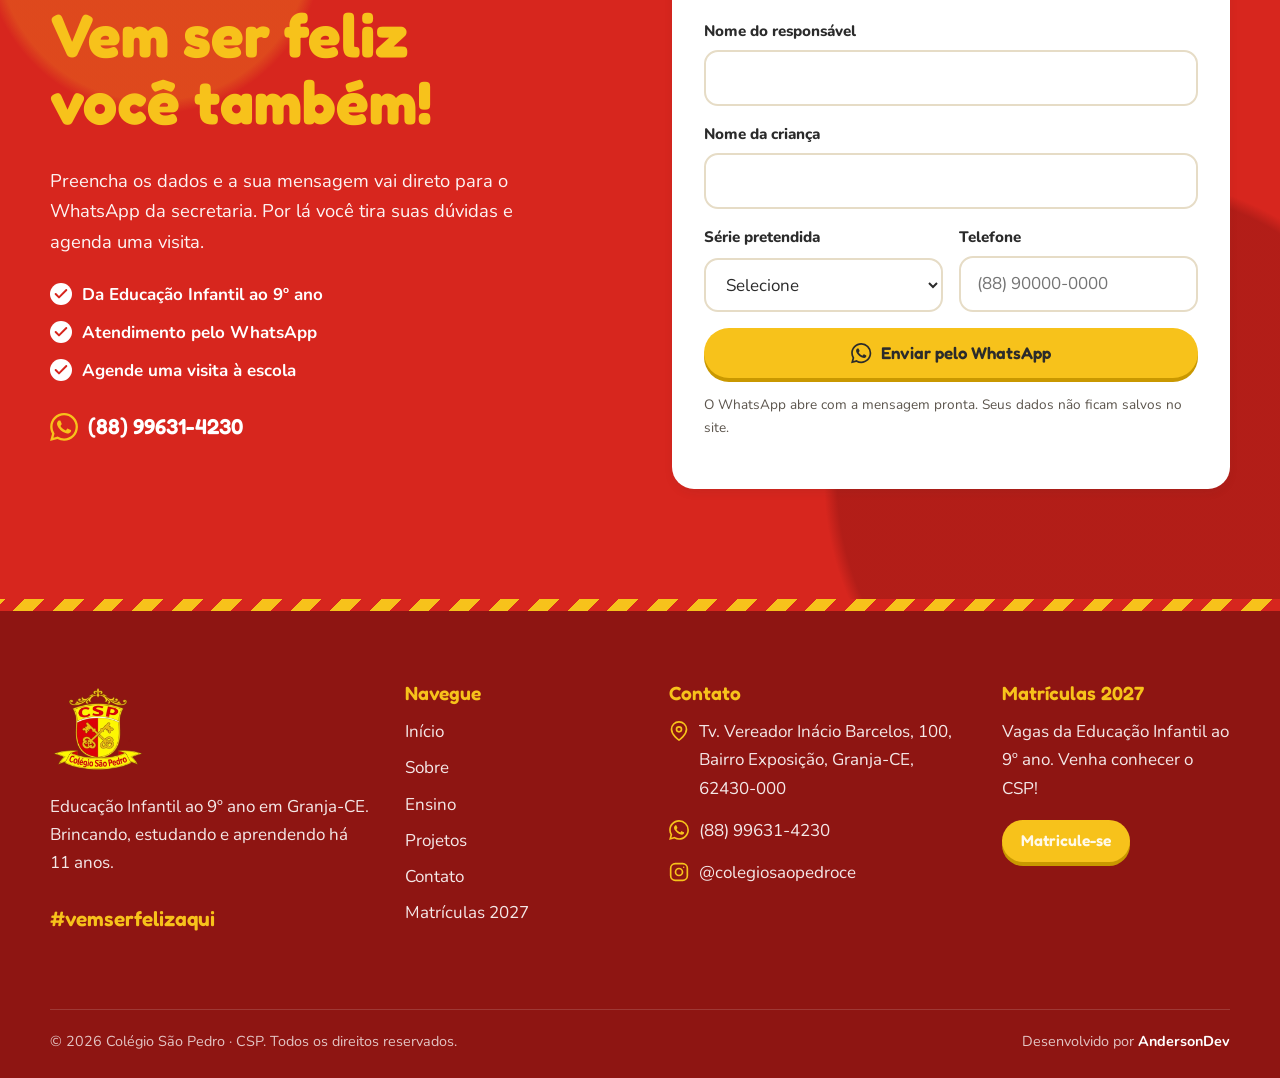
<file: projetos.html>
<!DOCTYPE html>
<html lang="pt-BR">
<head>
  <meta charset="utf-8">
  <meta name="viewport" content="width=device-width, initial-scale=1">
  <title>Projetos e eventos | Colégio São Pedro, Granja-CE</title>
  <meta name="description" content="Brasil de Norte a Sul, Livro Viajante, Arraiá São Pedro, Seleção CSP, formaturas do ABC e do 9º ano: conheça os projetos e eventos do Colégio São Pedro.">
  <meta name="keywords" content="escola em Granja, colégio em Granja CE, educação infantil Granja, escola com robótica Granja, matrícula 2027 Granja, Colégio São Pedro, CSP">
  <link rel="canonical" href="https://colegiosaopedroce.com.br/projetos">
  <meta name="theme-color" content="#D7261E">

  <!-- Open Graph (prévia bonita no WhatsApp e redes sociais) -->
  <meta property="og:type" content="website">
  <meta property="og:locale" content="pt_BR">
  <meta property="og:site_name" content="Colégio São Pedro">
  <meta property="og:title" content="Projetos e eventos | Colégio São Pedro, Granja-CE">
  <meta property="og:description" content="Brasil de Norte a Sul, Livro Viajante, Arraiá São Pedro, Seleção CSP, formaturas do ABC e do 9º ano: conheça os projetos e eventos do Colégio São Pedro.">
  <meta property="og:url" content="https://colegiosaopedroce.com.br/projetos">
  <meta property="og:image" content="https://colegiosaopedroce.com.br/assets/img/logo/og-image.jpg">
  <meta property="og:image:width" content="1200">
  <meta property="og:image:height" content="630">
  <meta property="og:image:alt" content="Brasão do Colégio São Pedro">
  <meta name="twitter:card" content="summary_large_image">

  <link rel="icon" href="favicon.ico" sizes="any">
  <link rel="icon" type="image/png" sizes="32x32" href="assets/img/logo/favicon-32.png">
  <link rel="apple-touch-icon" href="assets/img/logo/apple-touch-icon.png">

  <link rel="preconnect" href="https://fonts.googleapis.com">
  <link rel="preconnect" href="https://fonts.gstatic.com" crossorigin>
  <link rel="stylesheet" href="https://fonts.googleapis.com/css2?family=Fredoka:wght@400;500;600;700&amp;family=Nunito:ital,wght@0,400;0,600;0,700;0,800;1,400&amp;display=swap">
  <link rel="stylesheet" href="assets/css/base.css">
  <link rel="stylesheet" href="assets/css/components.css">
  <link rel="stylesheet" href="assets/css/pages.css">
  <script>
    document.documentElement.classList.add('js');
    try {
      if (sessionStorage.getItem('csp-nav')) {
        sessionStorage.removeItem('csp-nav');
        if (!matchMedia('(prefers-reduced-motion: reduce)').matches) document.documentElement.classList.add('page-enter');
      }
    } catch (e) {}
  </script>
</head>
<body>
  <a class="skip-link" href="#conteudo">Pular para o conteúdo</a>

  <div class="topbar">
    <div class="container topbar__inner">
      <span class="topbar__msg"><svg class="icon" viewBox="0 0 24 24" fill="none" stroke="currentColor" stroke-width="2" stroke-linecap="round" stroke-linejoin="round" aria-hidden="true"><path d="M12 2l3.09 6.26L22 9.27l-5 4.87 1.18 6.88L12 17.77l-6.18 3.25L7 14.14 2 9.27l6.91-1.01z"/></svg> Matrículas abertas para 2027</span>
      <a href="https://wa.me/5588996314230?text=Ol%C3%A1!%20Vim%20pelo%20site%20e%20quero%20informa%C3%A7%C3%B5es%20sobre%20matr%C3%ADculas%202027%20no%20Col%C3%A9gio%20S%C3%A3o%20Pedro." target="_blank" rel="noopener"><svg class="icon" viewBox="0 0 24 24" aria-hidden="true"><path fill="currentColor" d="M17.472 14.382c-.297-.149-1.758-.867-2.03-.967-.273-.099-.471-.148-.67.15-.197.297-.767.966-.94 1.164-.173.199-.347.223-.644.075-.297-.15-1.255-.463-2.39-1.475-.883-.788-1.48-1.761-1.653-2.059-.173-.297-.018-.458.13-.606.134-.133.298-.347.446-.52.149-.174.198-.298.298-.497.099-.198.05-.371-.025-.52-.075-.149-.669-1.612-.916-2.207-.242-.579-.487-.5-.669-.51-.173-.008-.371-.01-.57-.01-.198 0-.52.074-.792.372-.272.297-1.04 1.016-1.04 2.479 0 1.462 1.065 2.875 1.213 3.074.149.198 2.096 3.2 5.077 4.487.709.306 1.262.489 1.694.625.712.227 1.36.195 1.871.118.571-.085 1.758-.719 2.006-1.413.248-.694.248-1.289.173-1.413-.074-.124-.272-.198-.57-.347m-5.421 7.403h-.004a9.87 9.87 0 0 1-5.031-1.378l-.361-.214-3.741.982.998-3.648-.235-.374a9.86 9.86 0 0 1-1.51-5.26c.001-5.45 4.436-9.884 9.888-9.884 2.64 0 5.122 1.03 6.988 2.898a9.825 9.825 0 0 1 2.893 6.994c-.003 5.45-4.437 9.884-9.885 9.884m8.413-18.297A11.815 11.815 0 0 0 12.05 0C5.495 0 .16 5.335.157 11.892c0 2.096.547 4.142 1.588 5.945L.057 24l6.305-1.654a11.882 11.882 0 0 0 5.683 1.448h.005c6.554 0 11.89-5.335 11.893-11.893a11.821 11.821 0 0 0-3.48-8.413Z"/></svg> (88) 99631-4230</a>
    </div>
  </div>

  <header class="header">
    <div class="container header__inner">
      <a class="brand" href="index.html" aria-label="Colégio São Pedro, página inicial">
        <picture><source srcset="assets/img/logo/brasao-csp-320.webp" type="image/webp"><img src="assets/img/logo/brasao-csp-320.png" width="60" height="60" alt="Brasão do Colégio São Pedro"></picture>
        <span class="brand__text"><strong>Colégio São Pedro</strong><small>GRANJA · CE</small></span>
      </a>
      <nav class="nav" id="menu" aria-label="Menu principal">
        <ul class="nav__list">
        <li><a class="nav__link" href="index.html">Início</a></li>
        <li><a class="nav__link" href="sobre.html">Sobre</a></li>
        <li><a class="nav__link" href="ensino.html">Ensino</a></li>
        <li><a class="nav__link" href="projetos.html" aria-current="page">Projetos</a></li>
        <li><a class="nav__link" href="contato.html">Contato</a></li>
        </ul>
      </nav>
      <a class="btn btn--yellow btn--sm header__cta" href="matriculas.html">Matricule-se</a>
      <button class="nav-toggle" type="button" aria-expanded="false" aria-controls="menu" aria-label="Abrir menu">
        <span></span><span></span><span></span>
      </button>
    </div>
  </header>

  <main id="conteudo">
<section class="page-banner" aria-labelledby="banner-titulo">
      <div class="container page-banner__grid">
        <div class="reveal">
          <nav class="breadcrumb" aria-label="Você está em"><a href="index.html">Início</a> / <span>Projetos e eventos</span></nav>
          <h1 id="banner-titulo">Projetos e eventos</h1>
          <p class="lead">Projetos pedagógicos, festas, esporte e formaturas: veja o que acontece no CSP durante o ano.</p>
        </div>
        <div class="page-banner__media reveal" style="--delay:.1s">
          <div class="ph ph--yellow ph--wide" role="img" aria-label="Foto: Alunos apresentando um projeto para as famílias"><span class="ph__label"><svg class="icon" viewBox="0 0 24 24" fill="none" stroke="currentColor" stroke-width="2" stroke-linecap="round" stroke-linejoin="round" aria-hidden="true"><path d="M23 19a2 2 0 0 1-2 2H3a2 2 0 0 1-2-2V8a2 2 0 0 1 2-2h4l2-3h6l2 3h4a2 2 0 0 1 2 2z"/><circle cx="12" cy="13" r="4"/></svg>Alunos apresentando um projeto para as famílias</span></div>
          <span class="doodle doodle--heart doodle--float" style="top:-18px;right:10%;width:44px;--r:10deg"><svg viewBox="0 0 48 48" aria-hidden="true"><path d="M24.5 41C15 34.5 5.5 27 6.2 17.6 6.8 10.9 13.4 7.4 18.8 9.6c2.5 1 4.3 3.2 5.5 5.6 1.4-2.6 3.4-5 6.2-6 5.6-2 11.8 1.8 11.8 8.4 0 9.2-8.9 16.4-17.8 23.4z" fill="currentColor" stroke="#2B2B2B" stroke-width="2.2" stroke-linejoin="round"/></svg></span>
          <span class="doodle doodle--star" style="bottom:-18px;left:-12px;width:46px;transform:rotate(-10deg)"><svg viewBox="0 0 48 48" aria-hidden="true"><path d="M24 4.5c1.6 5.3 3.4 10.6 5.6 13.4 3.9.4 9 .3 13.6 1-3.6 3.2-7.9 6-10.7 8.7 1 4.6 2.6 10 3.3 14.4-4-2.6-8.6-5.9-11.9-7.5-3.9 2.2-8 5-12 7.6.9-4.7 2.5-9.9 3.3-14.3-3.4-3-7.3-5.7-10.5-8.9 4.6-.6 9.5-.5 13.5-1.1C19.6 15 22.2 9.6 24 4.5z" fill="currentColor" stroke="#2B2B2B" stroke-width="2.2" stroke-linejoin="round"/></svg></span>
        </div>
      </div>
    </section>

    <!-- DESTAQUE: BRASIL DE NORTE A SUL -->
    <section class="section" id="brasil-norte-sul" aria-labelledby="bns-titulo">
      <div class="container">
        <article class="featured reveal">
          <div class="featured__body">
            <span class="eyebrow"><svg class="icon" viewBox="0 0 24 24" fill="none" stroke="currentColor" stroke-width="2" stroke-linecap="round" stroke-linejoin="round" aria-hidden="true"><path d="M1 6v16l7-4 8 4 7-4V2l-7 4-8-4z"/><path d="M8 2v16M16 6v16"/></svg> Projeto em destaque</span>
            <h2 id="bns-titulo">Brasil de Norte a Sul</h2>
            <p class="lead">Um projeto sobre as cinco regiões do Brasil.</p>
            <div class="regions" aria-label="As cinco regiões do Brasil"><span>Norte</span><span>Nordeste</span><span>Centro-Oeste</span><span>Sudeste</span><span>Sul</span></div>
            <p>Durante o projeto, cada turma estuda uma região do Brasil: cultura, culinária, música, danças e paisagens. No final, a escola faz uma culminância aberta aos pais. O projeto ainda rendeu uma entrevista na <strong>Rádio FM Verdade</strong>.</p>
            <a class="btn btn--red" href="https://wa.me/5588996314230?text=Ol%C3%A1!%20Vi%20o%20projeto%20Brasil%20de%20Norte%20a%20Sul%20no%20site%20e%20quero%20saber%20mais%20sobre%20o%20CSP." target="_blank" rel="noopener"><svg class="icon" viewBox="0 0 24 24" aria-hidden="true"><path fill="currentColor" d="M17.472 14.382c-.297-.149-1.758-.867-2.03-.967-.273-.099-.471-.148-.67.15-.197.297-.767.966-.94 1.164-.173.199-.347.223-.644.075-.297-.15-1.255-.463-2.39-1.475-.883-.788-1.48-1.761-1.653-2.059-.173-.297-.018-.458.13-.606.134-.133.298-.347.446-.52.149-.174.198-.298.298-.497.099-.198.05-.371-.025-.52-.075-.149-.669-1.612-.916-2.207-.242-.579-.487-.5-.669-.51-.173-.008-.371-.01-.57-.01-.198 0-.52.074-.792.372-.272.297-1.04 1.016-1.04 2.479 0 1.462 1.065 2.875 1.213 3.074.149.198 2.096 3.2 5.077 4.487.709.306 1.262.489 1.694.625.712.227 1.36.195 1.871.118.571-.085 1.758-.719 2.006-1.413.248-.694.248-1.289.173-1.413-.074-.124-.272-.198-.57-.347m-5.421 7.403h-.004a9.87 9.87 0 0 1-5.031-1.378l-.361-.214-3.741.982.998-3.648-.235-.374a9.86 9.86 0 0 1-1.51-5.26c.001-5.45 4.436-9.884 9.888-9.884 2.64 0 5.122 1.03 6.988 2.898a9.825 9.825 0 0 1 2.893 6.994c-.003 5.45-4.437 9.884-9.885 9.884m8.413-18.297A11.815 11.815 0 0 0 12.05 0C5.495 0 .16 5.335.157 11.892c0 2.096.547 4.142 1.588 5.945L.057 24l6.305-1.654a11.882 11.882 0 0 0 5.683 1.448h.005c6.554 0 11.89-5.335 11.893-11.893a11.821 11.821 0 0 0-3.48-8.413Z"/></svg> Quero conhecer o CSP</a>
          </div>
          <div class="featured__media">
            <button class="gallery__item" type="button" data-gallery="bns" data-caption="Culminância do Brasil de Norte a Sul"><div class="ph ph--blue ph--wide" role="img" aria-label="Foto: Culminância aberta aos pais"><span class="ph__label"><svg class="icon" viewBox="0 0 24 24" fill="none" stroke="currentColor" stroke-width="2" stroke-linecap="round" stroke-linejoin="round" aria-hidden="true"><path d="M23 19a2 2 0 0 1-2 2H3a2 2 0 0 1-2-2V8a2 2 0 0 1 2-2h4l2-3h6l2 3h4a2 2 0 0 1 2 2z"/><circle cx="12" cy="13" r="4"/></svg>Culminância aberta aos pais</span></div></button>
            <button class="gallery__item" type="button" data-gallery="bns" data-caption="Apresentação de uma das regiões"><div class="ph ph--yellow" role="img" aria-label="Foto: Apresentação das regiões"><span class="ph__label"><svg class="icon" viewBox="0 0 24 24" fill="none" stroke="currentColor" stroke-width="2" stroke-linecap="round" stroke-linejoin="round" aria-hidden="true"><path d="M23 19a2 2 0 0 1-2 2H3a2 2 0 0 1-2-2V8a2 2 0 0 1 2-2h4l2-3h6l2 3h4a2 2 0 0 1 2 2z"/><circle cx="12" cy="13" r="4"/></svg>Apresentação das regiões</span></div></button>
            <button class="gallery__item" type="button" data-gallery="bns" data-caption="Entrevista na Rádio FM Verdade"><div class="ph ph--red" role="img" aria-label="Foto: Entrevista na Rádio FM Verdade"><span class="ph__label"><svg class="icon" viewBox="0 0 24 24" fill="none" stroke="currentColor" stroke-width="2" stroke-linecap="round" stroke-linejoin="round" aria-hidden="true"><path d="M23 19a2 2 0 0 1-2 2H3a2 2 0 0 1-2-2V8a2 2 0 0 1 2-2h4l2-3h6l2 3h4a2 2 0 0 1 2 2z"/><circle cx="12" cy="13" r="4"/></svg>Entrevista na Rádio FM Verdade</span></div></button>
          </div>
        </article>
      </div>
    </section>

    <!-- TODOS OS PROJETOS (COM FILTRO) -->
    <section class="section section--white" aria-labelledby="todos-titulo">
      <div class="container">
        <div class="section-head reveal">
          <span class="eyebrow"><svg class="icon" viewBox="0 0 24 24" fill="none" stroke="currentColor" stroke-width="2" stroke-linecap="round" stroke-linejoin="round" aria-hidden="true"><path d="M12 2l3.09 6.26L22 9.27l-5 4.87 1.18 6.88L12 17.77l-6.18 3.25L7 14.14 2 9.27l6.91-1.01z"/></svg> Projetos e eventos</span>
          <h2 class="section-title" id="todos-titulo">Tudo o que acontece no CSP</h2>
        </div>

        <div class="filters" role="group" aria-label="Filtrar por categoria">
          <button class="filter-btn" type="button" data-filter="todos" aria-pressed="true">Todos</button>
          <button class="filter-btn" type="button" data-filter="pedagogico" aria-pressed="false">Projetos pedagógicos</button>
          <button class="filter-btn" type="button" data-filter="formaturas" aria-pressed="false">Formaturas</button>
          <button class="filter-btn" type="button" data-filter="esporte" aria-pressed="false">Esporte</button>
          <button class="filter-btn" type="button" data-filter="cultura" aria-pressed="false">Cultura e tradição</button>
          <button class="filter-btn" type="button" data-filter="datas" aria-pressed="false">Datas comemorativas</button>
        </div>

        <div class="projects-grid" aria-live="polite">
          <article class="project-card reveal" id="livro-viajante" data-category="pedagogico">
            <div class="ph ph--yellow" role="img" aria-label="Foto: Alunos com o Livro Viajante"><span class="ph__label"><svg class="icon" viewBox="0 0 24 24" fill="none" stroke="currentColor" stroke-width="2" stroke-linecap="round" stroke-linejoin="round" aria-hidden="true"><path d="M23 19a2 2 0 0 1-2 2H3a2 2 0 0 1-2-2V8a2 2 0 0 1 2-2h4l2-3h6l2 3h4a2 2 0 0 1 2 2z"/><circle cx="12" cy="13" r="4"/></svg>Alunos com o Livro Viajante</span></div>
            <div class="project-card__body"><span class="chip chip--blue">Projeto pedagógico</span><h3>Livro Viajante</h3><p>Cada aluno leva o livro para casa, lê com a família e depois conta para a turma como foi.</p></div>
          </article>
          <article class="project-card reveal" id="dia-da-arvore" data-category="pedagogico">
            <div class="ph ph--cream" role="img" aria-label="Foto: Plantio de mudas no Dia da Árvore"><span class="ph__label"><svg class="icon" viewBox="0 0 24 24" fill="none" stroke="currentColor" stroke-width="2" stroke-linecap="round" stroke-linejoin="round" aria-hidden="true"><path d="M23 19a2 2 0 0 1-2 2H3a2 2 0 0 1-2-2V8a2 2 0 0 1 2-2h4l2-3h6l2 3h4a2 2 0 0 1 2 2z"/><circle cx="12" cy="13" r="4"/></svg>Plantio de mudas no Dia da Árvore</span></div>
            <div class="project-card__body"><span class="chip chip--blue">Meio ambiente</span><h3>Dia da Árvore</h3><p>Plantio de mudas, atividades ao ar livre e conversas sobre como cuidar do meio ambiente.</p></div>
          </article>
          <article class="project-card reveal" id="formatura-abc" data-category="formaturas">
            <div class="ph ph--red" role="img" aria-label="Foto: Formandos do ABC com beca"><span class="ph__label"><svg class="icon" viewBox="0 0 24 24" fill="none" stroke="currentColor" stroke-width="2" stroke-linecap="round" stroke-linejoin="round" aria-hidden="true"><path d="M23 19a2 2 0 0 1-2 2H3a2 2 0 0 1-2-2V8a2 2 0 0 1 2-2h4l2-3h6l2 3h4a2 2 0 0 1 2 2z"/><circle cx="12" cy="13" r="4"/></svg>Formandos do ABC com beca</span></div>
            <div class="project-card__body"><span class="chip chip--yellow">Formatura</span><h3>Formatura do ABC</h3><p>A festa de encerramento da alfabetização, com a presença das famílias.</p></div>
          </article>
          <article class="project-card reveal" id="formatura-9ano" data-category="formaturas">
            <div class="ph ph--wine" role="img" aria-label="Foto: Festa de gala da Formatura do 9º ano"><span class="ph__label"><svg class="icon" viewBox="0 0 24 24" fill="none" stroke="currentColor" stroke-width="2" stroke-linecap="round" stroke-linejoin="round" aria-hidden="true"><path d="M23 19a2 2 0 0 1-2 2H3a2 2 0 0 1-2-2V8a2 2 0 0 1 2-2h4l2-3h6l2 3h4a2 2 0 0 1 2 2z"/><circle cx="12" cy="13" r="4"/></svg>Festa de gala da Formatura do 9º ano</span></div>
            <div class="project-card__body"><span class="chip chip--yellow">Formatura</span><h3>Formatura do 9º ano</h3><p>Festa de gala temática para comemorar o fim do Ensino Fundamental.</p></div>
          </article>
          <article class="project-card reveal" id="selecao-csp" data-category="esporte">
            <div class="ph ph--yellow" role="img" aria-label="Foto: Seleção de futebol do CSP"><span class="ph__label"><svg class="icon" viewBox="0 0 24 24" fill="none" stroke="currentColor" stroke-width="2" stroke-linecap="round" stroke-linejoin="round" aria-hidden="true"><path d="M23 19a2 2 0 0 1-2 2H3a2 2 0 0 1-2-2V8a2 2 0 0 1 2-2h4l2-3h6l2 3h4a2 2 0 0 1 2 2z"/><circle cx="12" cy="13" r="4"/></svg>Seleção de futebol do CSP</span></div>
            <div class="project-card__body"><span class="chip">Esporte</span><h3>Seleção CSP</h3><p>O time de futebol dos alunos do CSP. Como a gente diz: a nossa seleção vale ouro!</p></div>
          </article>
          <article class="project-card reveal" id="dia-do-desafio" data-category="esporte">
            <div class="ph ph--blue" role="img" aria-label="Foto: Atividades do Dia do Desafio"><span class="ph__label"><svg class="icon" viewBox="0 0 24 24" fill="none" stroke="currentColor" stroke-width="2" stroke-linecap="round" stroke-linejoin="round" aria-hidden="true"><path d="M23 19a2 2 0 0 1-2 2H3a2 2 0 0 1-2-2V8a2 2 0 0 1 2-2h4l2-3h6l2 3h4a2 2 0 0 1 2 2z"/><circle cx="12" cy="13" r="4"/></svg>Atividades do Dia do Desafio</span></div>
            <div class="project-card__body"><span class="chip">Esporte</span><h3>Dia do Desafio</h3><p>Um dia dedicado à atividade física, com brincadeiras e desafios para todos os alunos.</p></div>
          </article>
          <article class="project-card reveal" id="arraia" data-category="cultura">
            <div class="ph ph--red" role="img" aria-label="Foto: Quadrilha no Arraiá São Pedro"><span class="ph__label"><svg class="icon" viewBox="0 0 24 24" fill="none" stroke="currentColor" stroke-width="2" stroke-linecap="round" stroke-linejoin="round" aria-hidden="true"><path d="M23 19a2 2 0 0 1-2 2H3a2 2 0 0 1-2-2V8a2 2 0 0 1 2-2h4l2-3h6l2 3h4a2 2 0 0 1 2 2z"/><circle cx="12" cy="13" r="4"/></svg>Quadrilha no Arraiá São Pedro</span></div>
            <div class="project-card__body"><span class="chip">Cultura e tradição</span><h3>Arraiá São Pedro</h3><p>A festa junina do CSP, no Clube Arrudão, com quadrilha e comidas típicas.</p></div>
          </article>
          <article class="project-card reveal" id="musica" data-category="cultura">
            <div class="ph ph--cream" role="img" aria-label="Foto: Aula de música com violão"><span class="ph__label"><svg class="icon" viewBox="0 0 24 24" fill="none" stroke="currentColor" stroke-width="2" stroke-linecap="round" stroke-linejoin="round" aria-hidden="true"><path d="M23 19a2 2 0 0 1-2 2H3a2 2 0 0 1-2-2V8a2 2 0 0 1 2-2h4l2-3h6l2 3h4a2 2 0 0 1 2 2z"/><circle cx="12" cy="13" r="4"/></svg>Aula de música com violão</span></div>
            <div class="project-card__body"><span class="chip">Cultura e tradição</span><h3>Música e violão</h3><p>Aulas e apresentações de música e violão com os alunos.</p></div>
          </article>
          <article class="project-card reveal" id="fe" data-category="cultura">
            <div class="ph ph--blue" role="img" aria-label="Foto: Celebração de fé com as crianças"><span class="ph__label"><svg class="icon" viewBox="0 0 24 24" fill="none" stroke="currentColor" stroke-width="2" stroke-linecap="round" stroke-linejoin="round" aria-hidden="true"><path d="M23 19a2 2 0 0 1-2 2H3a2 2 0 0 1-2-2V8a2 2 0 0 1 2-2h4l2-3h6l2 3h4a2 2 0 0 1 2 2z"/><circle cx="12" cy="13" r="4"/></svg>Celebração de fé com as crianças</span></div>
            <div class="project-card__body"><span class="chip">Cultura e tradição</span><h3>Celebrações de fé</h3><p>Momentos de oração e agradecimento com as crianças.</p></div>
          </article>
          <article class="project-card reveal" id="dia-das-maes" data-category="datas">
            <div class="ph ph--red" role="img" aria-label="Foto: Homenagem do Dia das Mães"><span class="ph__label"><svg class="icon" viewBox="0 0 24 24" fill="none" stroke="currentColor" stroke-width="2" stroke-linecap="round" stroke-linejoin="round" aria-hidden="true"><path d="M23 19a2 2 0 0 1-2 2H3a2 2 0 0 1-2-2V8a2 2 0 0 1 2-2h4l2-3h6l2 3h4a2 2 0 0 1 2 2z"/><circle cx="12" cy="13" r="4"/></svg>Homenagem do Dia das Mães</span></div>
            <div class="project-card__body"><span class="chip">Data comemorativa</span><h3>Dia das Mães</h3><p>Apresentações e homenagens preparadas pelos alunos para as mães.</p></div>
          </article>
          <article class="project-card reveal" id="aniversariantes" data-category="datas">
            <div class="ph ph--yellow" role="img" aria-label="Foto: Aniversariante do dia com a turma"><span class="ph__label"><svg class="icon" viewBox="0 0 24 24" fill="none" stroke="currentColor" stroke-width="2" stroke-linecap="round" stroke-linejoin="round" aria-hidden="true"><path d="M23 19a2 2 0 0 1-2 2H3a2 2 0 0 1-2-2V8a2 2 0 0 1 2-2h4l2-3h6l2 3h4a2 2 0 0 1 2 2z"/><circle cx="12" cy="13" r="4"/></svg>Aniversariante do dia com a turma</span></div>
            <div class="project-card__body"><span class="chip">Comunidade</span><h3>Aniversariante do dia</h3><p>Todo aniversário é lembrado e comemorado com a turma.</p></div>
          </article>
          <article class="project-card reveal" id="boas-vindas" data-category="datas">
            <div class="ph ph--wine" role="img" aria-label="Foto: Recepção aos novos alunos"><span class="ph__label"><svg class="icon" viewBox="0 0 24 24" fill="none" stroke="currentColor" stroke-width="2" stroke-linecap="round" stroke-linejoin="round" aria-hidden="true"><path d="M23 19a2 2 0 0 1-2 2H3a2 2 0 0 1-2-2V8a2 2 0 0 1 2-2h4l2-3h6l2 3h4a2 2 0 0 1 2 2z"/><circle cx="12" cy="13" r="4"/></svg>Recepção aos novos alunos</span></div>
            <div class="project-card__body"><span class="chip">Comunidade</span><h3>Boas-vindas</h3><p>Os alunos novos são recebidos com uma acolhida especial no começo do ano.</p></div>
          </article>
        </div>
        <p class="projects-empty" hidden>Nenhum projeto nesta categoria por enquanto.</p>
      </div>
    </section>

    <!-- GALERIA DE FORMATURAS -->
    <section class="section" id="galeria" aria-labelledby="galeria-titulo">
      <div class="container">
        <div class="section-head reveal">
          <span class="eyebrow"><svg class="icon" viewBox="0 0 24 24" fill="none" stroke="currentColor" stroke-width="2" stroke-linecap="round" stroke-linejoin="round" aria-hidden="true"><path d="M22 10 12 5 2 10l10 5 10-5z"/><path d="M6 12v5c3 3 9 3 12 0v-5M22 10v6"/></svg> Galeria</span>
          <h2 class="section-title" id="galeria-titulo">Formaturas CSP</h2>
          <p class="lead">Fotos das formaturas do ABC e do 9º ano. Clique para ampliar.</p>
        </div>
        <!-- TODO: fotos em assets/img/formaturas/abc e assets/img/formaturas/9ano -->
        <div class="gallery gallery--4 reveal">
          <button class="gallery__item" type="button" data-gallery="formaturas" data-caption="Formatura do ABC"><div class="ph ph--red ph--square" role="img" aria-label="Foto: Formatura do ABC"><span class="ph__label"><svg class="icon" viewBox="0 0 24 24" fill="none" stroke="currentColor" stroke-width="2" stroke-linecap="round" stroke-linejoin="round" aria-hidden="true"><path d="M23 19a2 2 0 0 1-2 2H3a2 2 0 0 1-2-2V8a2 2 0 0 1 2-2h4l2-3h6l2 3h4a2 2 0 0 1 2 2z"/><circle cx="12" cy="13" r="4"/></svg>Formatura do ABC</span></div></button>
          <button class="gallery__item" type="button" data-gallery="formaturas" data-caption="Formatura do ABC: entrega dos diplomas"><div class="ph ph--yellow ph--square" role="img" aria-label="Foto: Entrega dos diplomas"><span class="ph__label"><svg class="icon" viewBox="0 0 24 24" fill="none" stroke="currentColor" stroke-width="2" stroke-linecap="round" stroke-linejoin="round" aria-hidden="true"><path d="M23 19a2 2 0 0 1-2 2H3a2 2 0 0 1-2-2V8a2 2 0 0 1 2-2h4l2-3h6l2 3h4a2 2 0 0 1 2 2z"/><circle cx="12" cy="13" r="4"/></svg>Entrega dos diplomas</span></div></button>
          <button class="gallery__item" type="button" data-gallery="formaturas" data-caption="Formatura do ABC: com as famílias"><div class="ph ph--blue ph--square" role="img" aria-label="Foto: Com as famílias"><span class="ph__label"><svg class="icon" viewBox="0 0 24 24" fill="none" stroke="currentColor" stroke-width="2" stroke-linecap="round" stroke-linejoin="round" aria-hidden="true"><path d="M23 19a2 2 0 0 1-2 2H3a2 2 0 0 1-2-2V8a2 2 0 0 1 2-2h4l2-3h6l2 3h4a2 2 0 0 1 2 2z"/><circle cx="12" cy="13" r="4"/></svg>Com as famílias</span></div></button>
          <button class="gallery__item" type="button" data-gallery="formaturas" data-caption="Formatura do ABC: turma"><div class="ph ph--cream ph--square" role="img" aria-label="Foto: Turma do ABC"><span class="ph__label"><svg class="icon" viewBox="0 0 24 24" fill="none" stroke="currentColor" stroke-width="2" stroke-linecap="round" stroke-linejoin="round" aria-hidden="true"><path d="M23 19a2 2 0 0 1-2 2H3a2 2 0 0 1-2-2V8a2 2 0 0 1 2-2h4l2-3h6l2 3h4a2 2 0 0 1 2 2z"/><circle cx="12" cy="13" r="4"/></svg>Turma do ABC</span></div></button>
          <button class="gallery__item" type="button" data-gallery="formaturas" data-caption="Formatura do 9º ano: festa de gala"><div class="ph ph--wine ph--square" role="img" aria-label="Foto: Festa de gala do 9º ano"><span class="ph__label"><svg class="icon" viewBox="0 0 24 24" fill="none" stroke="currentColor" stroke-width="2" stroke-linecap="round" stroke-linejoin="round" aria-hidden="true"><path d="M23 19a2 2 0 0 1-2 2H3a2 2 0 0 1-2-2V8a2 2 0 0 1 2-2h4l2-3h6l2 3h4a2 2 0 0 1 2 2z"/><circle cx="12" cy="13" r="4"/></svg>Festa de gala do 9º ano</span></div></button>
          <button class="gallery__item" type="button" data-gallery="formaturas" data-caption="Formatura do 9º ano: valsa"><div class="ph ph--red ph--square" role="img" aria-label="Foto: Valsa dos formandos"><span class="ph__label"><svg class="icon" viewBox="0 0 24 24" fill="none" stroke="currentColor" stroke-width="2" stroke-linecap="round" stroke-linejoin="round" aria-hidden="true"><path d="M23 19a2 2 0 0 1-2 2H3a2 2 0 0 1-2-2V8a2 2 0 0 1 2-2h4l2-3h6l2 3h4a2 2 0 0 1 2 2z"/><circle cx="12" cy="13" r="4"/></svg>Valsa dos formandos</span></div></button>
          <button class="gallery__item" type="button" data-gallery="formaturas" data-caption="Formatura do 9º ano: turma"><div class="ph ph--yellow ph--square" role="img" aria-label="Foto: Turma do 9º ano"><span class="ph__label"><svg class="icon" viewBox="0 0 24 24" fill="none" stroke="currentColor" stroke-width="2" stroke-linecap="round" stroke-linejoin="round" aria-hidden="true"><path d="M23 19a2 2 0 0 1-2 2H3a2 2 0 0 1-2-2V8a2 2 0 0 1 2-2h4l2-3h6l2 3h4a2 2 0 0 1 2 2z"/><circle cx="12" cy="13" r="4"/></svg>Turma do 9º ano</span></div></button>
          <button class="gallery__item" type="button" data-gallery="formaturas" data-caption="Formatura do 9º ano: professores"><div class="ph ph--blue ph--square" role="img" aria-label="Foto: Com os professores"><span class="ph__label"><svg class="icon" viewBox="0 0 24 24" fill="none" stroke="currentColor" stroke-width="2" stroke-linecap="round" stroke-linejoin="round" aria-hidden="true"><path d="M23 19a2 2 0 0 1-2 2H3a2 2 0 0 1-2-2V8a2 2 0 0 1 2-2h4l2-3h6l2 3h4a2 2 0 0 1 2 2z"/><circle cx="12" cy="13" r="4"/></svg>Com os professores</span></div></button>
        </div>
      </div>
    </section>

    <section class="cta" id="matriculas" aria-labelledby="matriculas-titulo">
      <svg class="cta__keys" viewBox="0 0 100 100" fill="none" stroke="currentColor" stroke-width="6" stroke-linecap="round" stroke-linejoin="round" aria-hidden="true"><g transform="rotate(38 50 55)"><circle cx="50" cy="17" r="11"/><circle cx="50" cy="17" r="3.5"/><path d="M50 28v62M50 70h13M50 81h10M44 34h12"/></g><g transform="rotate(-38 50 55) translate(100 0) scale(-1 1)"><circle cx="50" cy="17" r="11"/><circle cx="50" cy="17" r="3.5"/><path d="M50 28v62M50 70h13M50 81h10M44 34h12"/></g></svg>
      <div class="container cta__grid">
        <div class="cta__text reveal">
          <span class="eyebrow eyebrow--yellow"><svg class="icon" viewBox="0 0 24 24" fill="none" stroke="currentColor" stroke-width="2" stroke-linecap="round" stroke-linejoin="round" aria-hidden="true"><rect x="3" y="4" width="18" height="18" rx="2"/><path d="M16 2v4M8 2v4M3 10h18"/></svg> Matrículas 2027</span>
          <h2 class="cta__title" id="matriculas-titulo">Vem ser feliz você também!</h2>
          <p>Preencha os dados e a sua mensagem vai direto para o WhatsApp da secretaria. Por lá você tira suas dúvidas e agenda uma visita.</p>
          <ul class="check-list">
            <li><svg class="icon" viewBox="0 0 24 24" fill="none" stroke="currentColor" stroke-width="2" stroke-linecap="round" stroke-linejoin="round" aria-hidden="true"><path d="M20 6 9 17l-5-5"/></svg> Da Educação Infantil ao 9º ano</li>
            <li><svg class="icon" viewBox="0 0 24 24" fill="none" stroke="currentColor" stroke-width="2" stroke-linecap="round" stroke-linejoin="round" aria-hidden="true"><path d="M20 6 9 17l-5-5"/></svg> Atendimento pelo WhatsApp</li>
            <li><svg class="icon" viewBox="0 0 24 24" fill="none" stroke="currentColor" stroke-width="2" stroke-linecap="round" stroke-linejoin="round" aria-hidden="true"><path d="M20 6 9 17l-5-5"/></svg> Agende uma visita à escola</li>
          </ul>
          <a class="cta__phone" href="https://wa.me/5588996314230?text=Ol%C3%A1!%20Vim%20pelo%20site%20e%20quero%20informa%C3%A7%C3%B5es%20sobre%20matr%C3%ADculas%202027%20no%20Col%C3%A9gio%20S%C3%A3o%20Pedro." target="_blank" rel="noopener"><svg class="icon" viewBox="0 0 24 24" aria-hidden="true"><path fill="currentColor" d="M17.472 14.382c-.297-.149-1.758-.867-2.03-.967-.273-.099-.471-.148-.67.15-.197.297-.767.966-.94 1.164-.173.199-.347.223-.644.075-.297-.15-1.255-.463-2.39-1.475-.883-.788-1.48-1.761-1.653-2.059-.173-.297-.018-.458.13-.606.134-.133.298-.347.446-.52.149-.174.198-.298.298-.497.099-.198.05-.371-.025-.52-.075-.149-.669-1.612-.916-2.207-.242-.579-.487-.5-.669-.51-.173-.008-.371-.01-.57-.01-.198 0-.52.074-.792.372-.272.297-1.04 1.016-1.04 2.479 0 1.462 1.065 2.875 1.213 3.074.149.198 2.096 3.2 5.077 4.487.709.306 1.262.489 1.694.625.712.227 1.36.195 1.871.118.571-.085 1.758-.719 2.006-1.413.248-.694.248-1.289.173-1.413-.074-.124-.272-.198-.57-.347m-5.421 7.403h-.004a9.87 9.87 0 0 1-5.031-1.378l-.361-.214-3.741.982.998-3.648-.235-.374a9.86 9.86 0 0 1-1.51-5.26c.001-5.45 4.436-9.884 9.888-9.884 2.64 0 5.122 1.03 6.988 2.898a9.825 9.825 0 0 1 2.893 6.994c-.003 5.45-4.437 9.884-9.885 9.884m8.413-18.297A11.815 11.815 0 0 0 12.05 0C5.495 0 .16 5.335.157 11.892c0 2.096.547 4.142 1.588 5.945L.057 24l6.305-1.654a11.882 11.882 0 0 0 5.683 1.448h.005c6.554 0 11.89-5.335 11.893-11.893a11.821 11.821 0 0 0-3.48-8.413Z"/></svg> (88) 99631-4230</a>
        </div>

        <form class="card cta__form form reveal" style="--delay:.1s" data-wa-form novalidate
              data-intro="Olá! Vim pelo site e quero informações sobre matrículas 2027 no Colégio São Pedro.">
          <div>
            <h3>Pré-matrícula 2027</h3>
            <p>Preencha os dados abaixo.</p>
          </div>
          <div class="field">
            <label for="matriculas-resp">Nome do responsável</label>
            <input id="matriculas-resp" name="responsavel" type="text" autocomplete="name" required data-label="Responsável">
          </div>
          <div class="field">
            <label for="matriculas-crianca">Nome da criança</label>
            <input id="matriculas-crianca" name="crianca" type="text" required data-label="Criança">
          </div>
          <div class="form__row form__row--2">
            <div class="field">
              <label for="matriculas-serie">Série pretendida</label>
              <select id="matriculas-serie" name="serie" required data-label="Série pretendida">
                <option value="">Selecione</option>
                <option>Educação Infantil</option>
                <option>1º ano</option>
                <option>2º ano</option>
                <option>3º ano</option>
                <option>4º ano</option>
                <option>5º ano</option>
                <option>6º ano</option>
                <option>7º ano</option>
                <option>8º ano</option>
                <option>9º ano</option>
              </select>
            </div>
            <div class="field">
              <label for="matriculas-tel">Telefone</label>
              <input id="matriculas-tel" name="telefone" type="tel" inputmode="tel" autocomplete="tel" placeholder="(88) 90000-0000" required data-mask="phone" data-label="Telefone">
            </div>
          </div>
          <p class="form__error" role="alert" hidden></p>
          <button class="btn btn--yellow btn--block" type="submit"><svg class="icon" viewBox="0 0 24 24" aria-hidden="true"><path fill="currentColor" d="M17.472 14.382c-.297-.149-1.758-.867-2.03-.967-.273-.099-.471-.148-.67.15-.197.297-.767.966-.94 1.164-.173.199-.347.223-.644.075-.297-.15-1.255-.463-2.39-1.475-.883-.788-1.48-1.761-1.653-2.059-.173-.297-.018-.458.13-.606.134-.133.298-.347.446-.52.149-.174.198-.298.298-.497.099-.198.05-.371-.025-.52-.075-.149-.669-1.612-.916-2.207-.242-.579-.487-.5-.669-.51-.173-.008-.371-.01-.57-.01-.198 0-.52.074-.792.372-.272.297-1.04 1.016-1.04 2.479 0 1.462 1.065 2.875 1.213 3.074.149.198 2.096 3.2 5.077 4.487.709.306 1.262.489 1.694.625.712.227 1.36.195 1.871.118.571-.085 1.758-.719 2.006-1.413.248-.694.248-1.289.173-1.413-.074-.124-.272-.198-.57-.347m-5.421 7.403h-.004a9.87 9.87 0 0 1-5.031-1.378l-.361-.214-3.741.982.998-3.648-.235-.374a9.86 9.86 0 0 1-1.51-5.26c.001-5.45 4.436-9.884 9.888-9.884 2.64 0 5.122 1.03 6.988 2.898a9.825 9.825 0 0 1 2.893 6.994c-.003 5.45-4.437 9.884-9.885 9.884m8.413-18.297A11.815 11.815 0 0 0 12.05 0C5.495 0 .16 5.335.157 11.892c0 2.096.547 4.142 1.588 5.945L.057 24l6.305-1.654a11.882 11.882 0 0 0 5.683 1.448h.005c6.554 0 11.89-5.335 11.893-11.893a11.821 11.821 0 0 0-3.48-8.413Z"/></svg> Enviar pelo WhatsApp</button>
          <p class="form__hint">O WhatsApp abre com a mensagem pronta. Seus dados não ficam salvos no site.</p>
        </form>
      </div>
    </section>
  </main>

  <footer class="footer">
    <div class="stripe-divider"></div>
    <div class="container footer__grid">
      <div class="footer__brand">
        <picture><source srcset="assets/img/logo/brasao-csp-320.webp" type="image/webp"><img src="assets/img/logo/brasao-csp-320.png" width="96" height="96" alt="Brasão do Colégio São Pedro"></picture>
        <p>Educação Infantil ao 9º ano em Granja-CE. Brincando, estudando e aprendendo há 11 anos.</p>
        <span class="footer__tag">#vemserfelizaqui</span>
      </div>
      <nav aria-label="Rodapé">
        <h2>Navegue</h2>
        <ul class="footer__links">
            <li><a href="index.html">Início</a></li>
            <li><a href="sobre.html">Sobre</a></li>
            <li><a href="ensino.html">Ensino</a></li>
            <li><a href="projetos.html">Projetos</a></li>
            <li><a href="contato.html">Contato</a></li>
            <li><a href="matriculas.html">Matrículas 2027</a></li>
        </ul>
      </nav>
      <div>
        <h2>Contato</h2>
        <ul class="footer__contact">
          <li><svg class="icon" viewBox="0 0 24 24" fill="none" stroke="currentColor" stroke-width="2" stroke-linecap="round" stroke-linejoin="round" aria-hidden="true"><path d="M21 10c0 7-9 13-9 13s-9-6-9-13a9 9 0 0 1 18 0z"/><circle cx="12" cy="10" r="3"/></svg><span>Tv. Vereador Inácio Barcelos, 100, Bairro Exposição, Granja-CE, 62430-000</span></li>
          <li><svg class="icon" viewBox="0 0 24 24" aria-hidden="true"><path fill="currentColor" d="M17.472 14.382c-.297-.149-1.758-.867-2.03-.967-.273-.099-.471-.148-.67.15-.197.297-.767.966-.94 1.164-.173.199-.347.223-.644.075-.297-.15-1.255-.463-2.39-1.475-.883-.788-1.48-1.761-1.653-2.059-.173-.297-.018-.458.13-.606.134-.133.298-.347.446-.52.149-.174.198-.298.298-.497.099-.198.05-.371-.025-.52-.075-.149-.669-1.612-.916-2.207-.242-.579-.487-.5-.669-.51-.173-.008-.371-.01-.57-.01-.198 0-.52.074-.792.372-.272.297-1.04 1.016-1.04 2.479 0 1.462 1.065 2.875 1.213 3.074.149.198 2.096 3.2 5.077 4.487.709.306 1.262.489 1.694.625.712.227 1.36.195 1.871.118.571-.085 1.758-.719 2.006-1.413.248-.694.248-1.289.173-1.413-.074-.124-.272-.198-.57-.347m-5.421 7.403h-.004a9.87 9.87 0 0 1-5.031-1.378l-.361-.214-3.741.982.998-3.648-.235-.374a9.86 9.86 0 0 1-1.51-5.26c.001-5.45 4.436-9.884 9.888-9.884 2.64 0 5.122 1.03 6.988 2.898a9.825 9.825 0 0 1 2.893 6.994c-.003 5.45-4.437 9.884-9.885 9.884m8.413-18.297A11.815 11.815 0 0 0 12.05 0C5.495 0 .16 5.335.157 11.892c0 2.096.547 4.142 1.588 5.945L.057 24l6.305-1.654a11.882 11.882 0 0 0 5.683 1.448h.005c6.554 0 11.89-5.335 11.893-11.893a11.821 11.821 0 0 0-3.48-8.413Z"/></svg><a href="https://wa.me/5588996314230?text=Ol%C3%A1!%20Vim%20pelo%20site%20e%20quero%20informa%C3%A7%C3%B5es%20sobre%20matr%C3%ADculas%202027%20no%20Col%C3%A9gio%20S%C3%A3o%20Pedro." target="_blank" rel="noopener">(88) 99631-4230</a></li>
          <li><svg class="icon" viewBox="0 0 24 24" fill="none" stroke="currentColor" stroke-width="2" stroke-linecap="round" stroke-linejoin="round" aria-hidden="true"><rect x="2" y="2" width="20" height="20" rx="5.5"/><circle cx="12" cy="12" r="4.2"/><circle cx="17.6" cy="6.4" r=".9" fill="currentColor" stroke="none"/></svg><a href="https://www.instagram.com/colegiosaopedroce/" target="_blank" rel="noopener">@colegiosaopedroce</a></li>
        </ul>
      </div>
      <div>
        <h2>Matrículas 2027</h2>
        <p>Vagas da Educação Infantil ao 9º ano. Venha conhecer o CSP!</p>
        <a class="btn btn--yellow btn--sm" href="matriculas.html">Matricule-se</a>
      </div>
    </div>
    <div class="container footer__bottom">
      <span>© <span data-year>2026</span> Colégio São Pedro · CSP. Todos os direitos reservados.</span>
      <span>Desenvolvido por <strong>AndersonDev</strong></span>
    </div>
  </footer>

  <a class="wa-fab" href="https://wa.me/5588996314230?text=Ol%C3%A1!%20Vim%20pelo%20site%20e%20quero%20informa%C3%A7%C3%B5es%20sobre%20matr%C3%ADculas%202027%20no%20Col%C3%A9gio%20S%C3%A3o%20Pedro." target="_blank" rel="noopener" aria-label="Falar com o Colégio São Pedro no WhatsApp">
    <svg class="icon" viewBox="0 0 24 24" aria-hidden="true"><path fill="currentColor" d="M17.472 14.382c-.297-.149-1.758-.867-2.03-.967-.273-.099-.471-.148-.67.15-.197.297-.767.966-.94 1.164-.173.199-.347.223-.644.075-.297-.15-1.255-.463-2.39-1.475-.883-.788-1.48-1.761-1.653-2.059-.173-.297-.018-.458.13-.606.134-.133.298-.347.446-.52.149-.174.198-.298.298-.497.099-.198.05-.371-.025-.52-.075-.149-.669-1.612-.916-2.207-.242-.579-.487-.5-.669-.51-.173-.008-.371-.01-.57-.01-.198 0-.52.074-.792.372-.272.297-1.04 1.016-1.04 2.479 0 1.462 1.065 2.875 1.213 3.074.149.198 2.096 3.2 5.077 4.487.709.306 1.262.489 1.694.625.712.227 1.36.195 1.871.118.571-.085 1.758-.719 2.006-1.413.248-.694.248-1.289.173-1.413-.074-.124-.272-.198-.57-.347m-5.421 7.403h-.004a9.87 9.87 0 0 1-5.031-1.378l-.361-.214-3.741.982.998-3.648-.235-.374a9.86 9.86 0 0 1-1.51-5.26c.001-5.45 4.436-9.884 9.888-9.884 2.64 0 5.122 1.03 6.988 2.898a9.825 9.825 0 0 1 2.893 6.994c-.003 5.45-4.437 9.884-9.885 9.884m8.413-18.297A11.815 11.815 0 0 0 12.05 0C5.495 0 .16 5.335.157 11.892c0 2.096.547 4.142 1.588 5.945L.057 24l6.305-1.654a11.882 11.882 0 0 0 5.683 1.448h.005c6.554 0 11.89-5.335 11.893-11.893a11.821 11.821 0 0 0-3.48-8.413Z"/></svg>
    <span class="wa-fab__tip" aria-hidden="true">Fale com a gente!</span>
  </a>
  <script src="assets/js/main.js" defer></script>
  <script src="assets/js/gallery.js" defer></script>
  <script src="assets/js/whatsapp.js" defer></script>
</body>
</html>
</file>
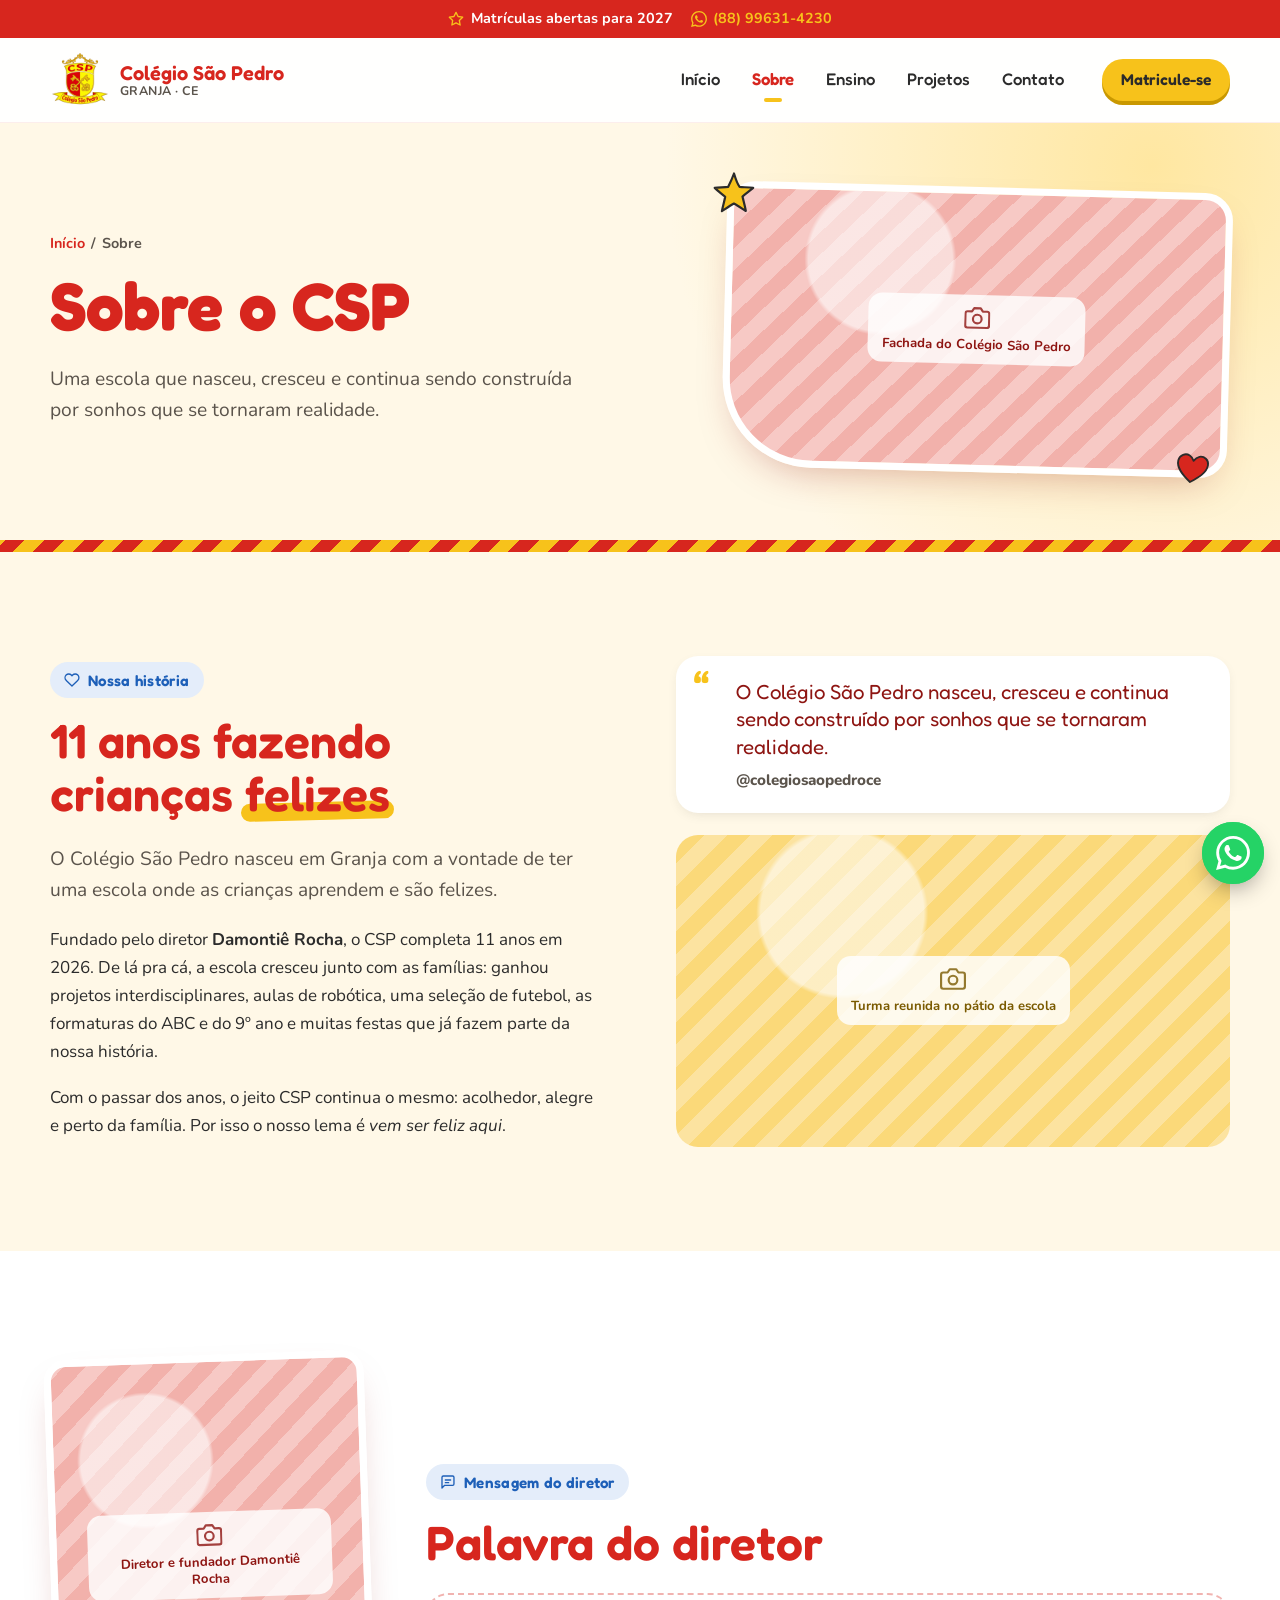
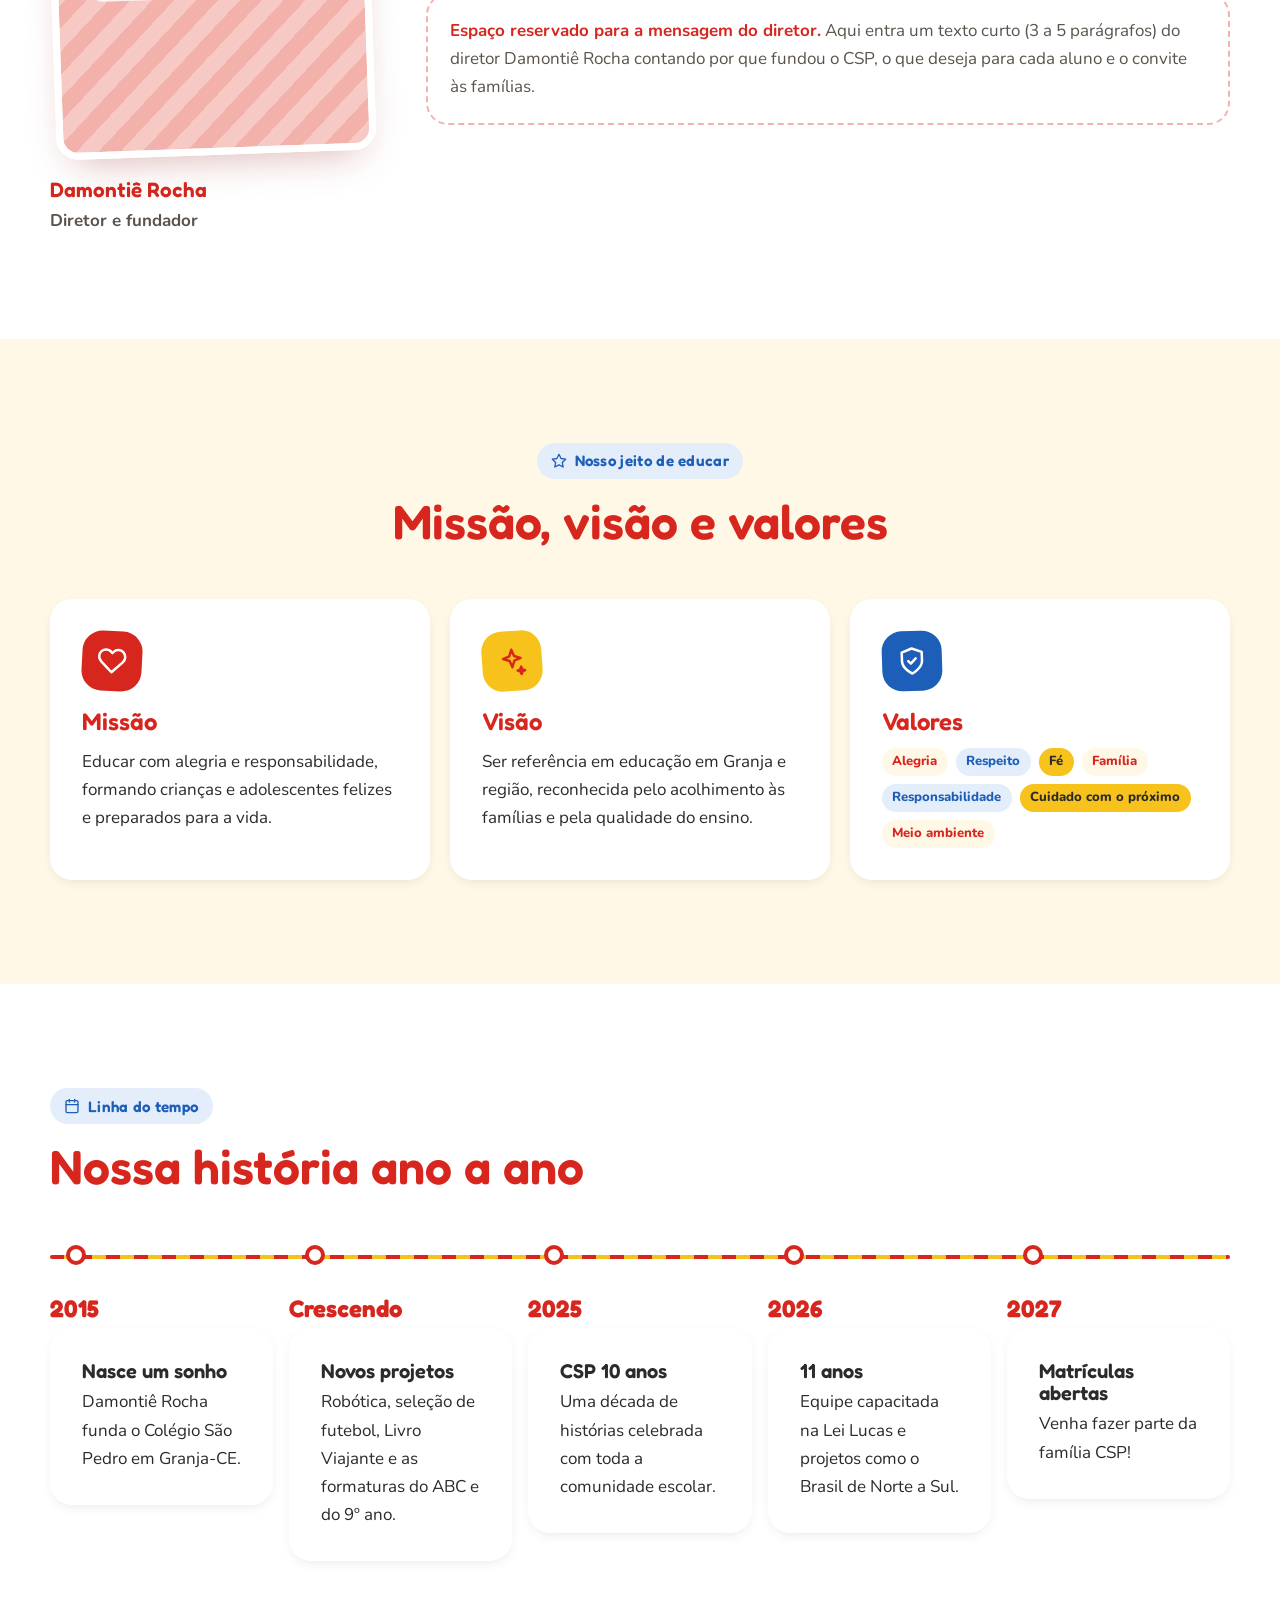
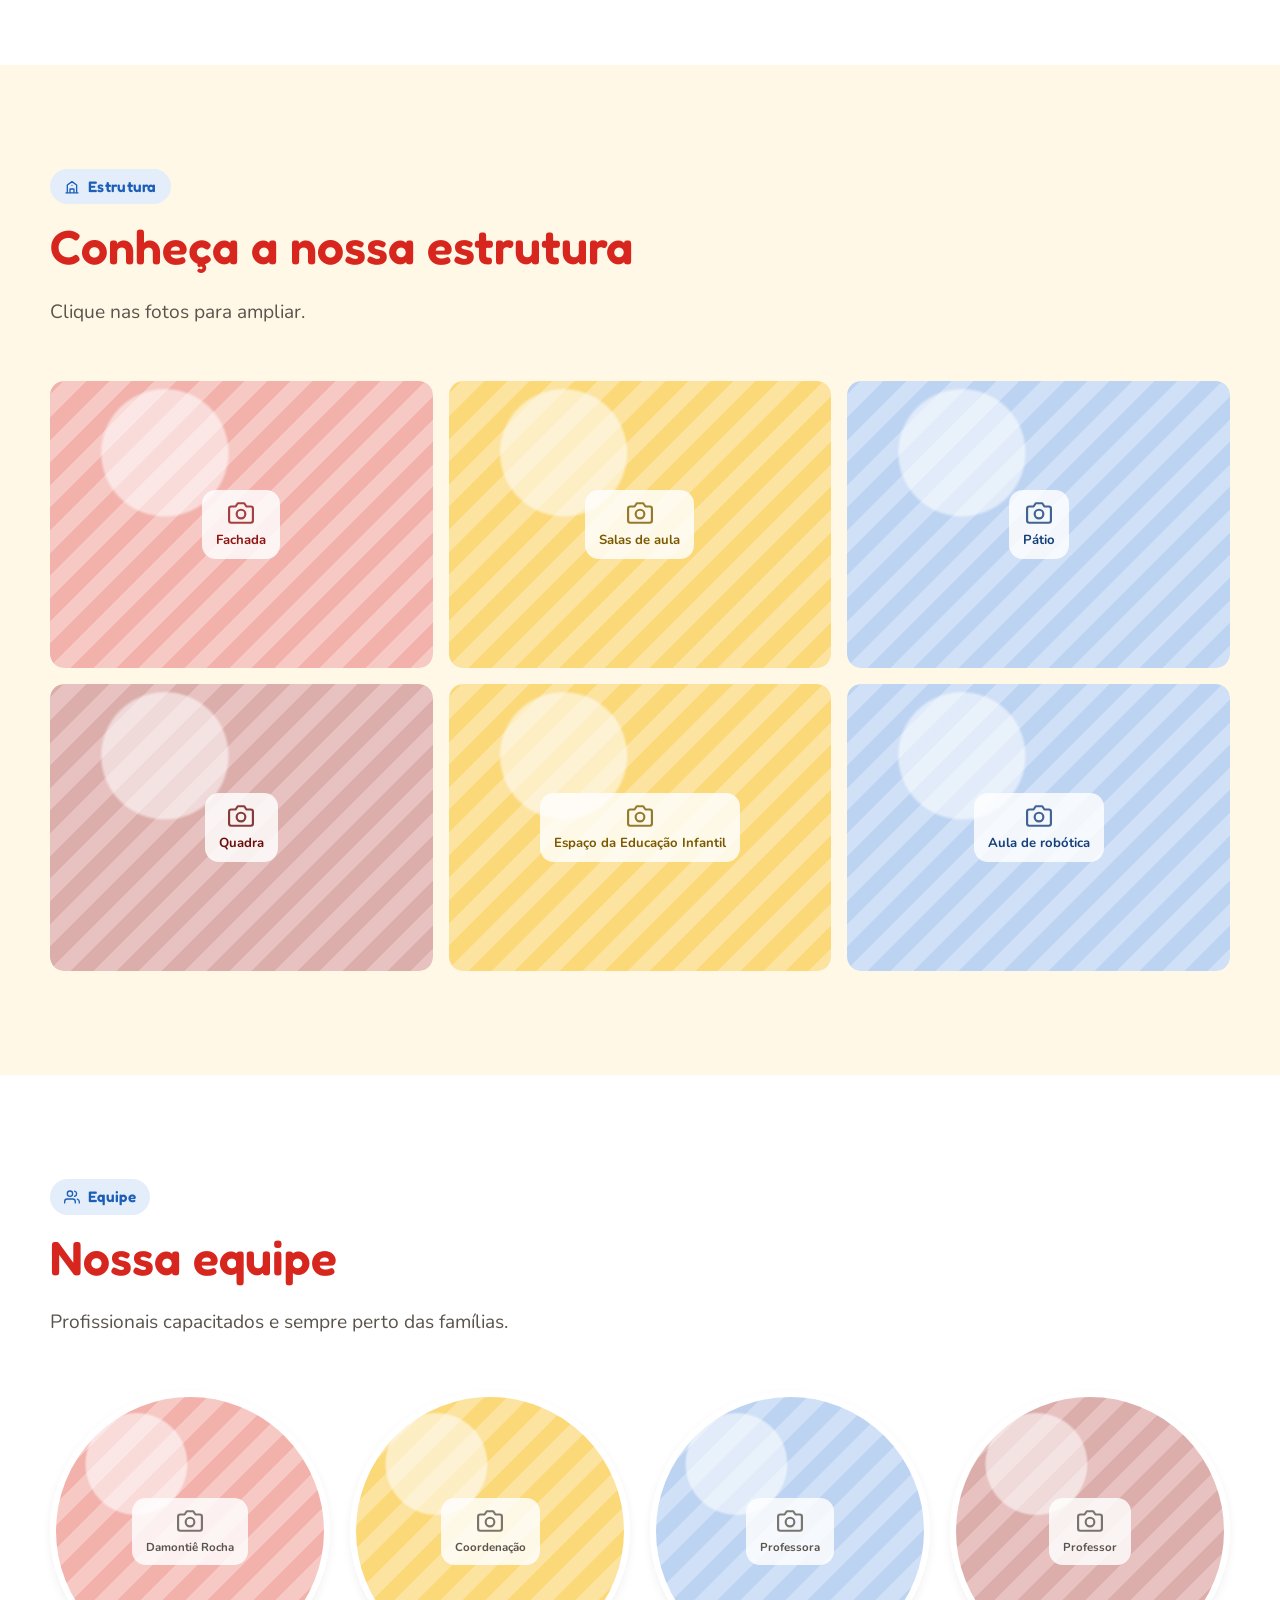
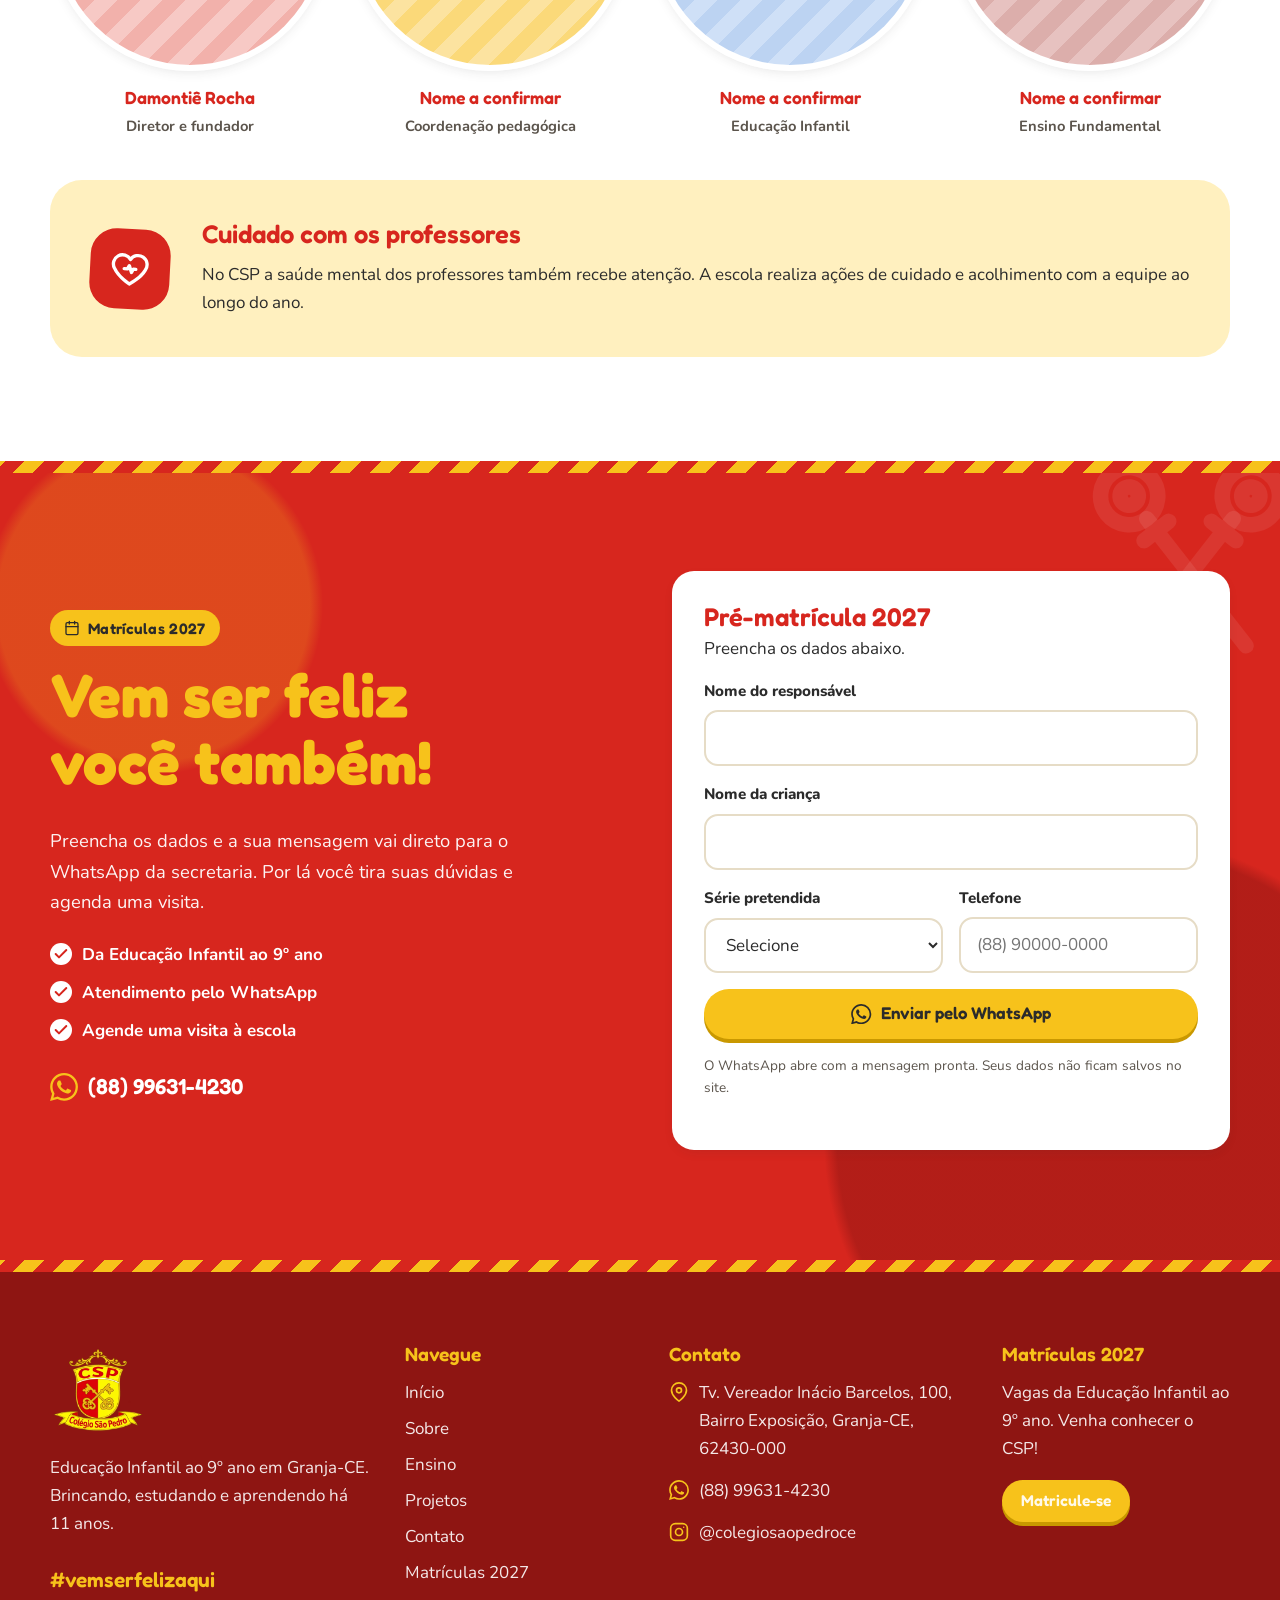
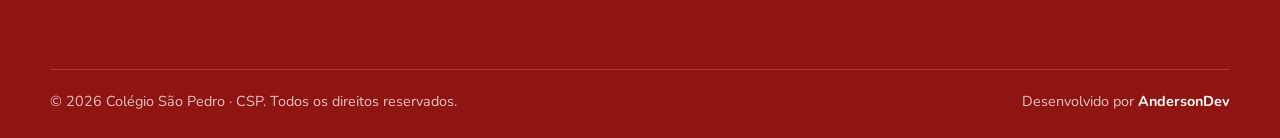
<file: sobre.html>
<!DOCTYPE html>
<html lang="pt-BR">
<head>
  <meta charset="utf-8">
  <meta name="viewport" content="width=device-width, initial-scale=1">
  <title>Sobre o CSP | Colégio São Pedro, escola em Granja-CE</title>
  <meta name="description" content="Conheça a história do Colégio São Pedro, fundado por Damontiê Rocha em Granja-CE: 11 anos de sonhos, missão, valores, estrutura e a equipe que faz o CSP.">
  <meta name="keywords" content="escola em Granja, colégio em Granja CE, educação infantil Granja, escola com robótica Granja, matrícula 2027 Granja, Colégio São Pedro, CSP">
  <link rel="canonical" href="https://colegiosaopedroce.com.br/sobre">
  <meta name="theme-color" content="#D7261E">

  <!-- Open Graph (prévia bonita no WhatsApp e redes sociais) -->
  <meta property="og:type" content="website">
  <meta property="og:locale" content="pt_BR">
  <meta property="og:site_name" content="Colégio São Pedro">
  <meta property="og:title" content="Sobre o CSP | Colégio São Pedro, escola em Granja-CE">
  <meta property="og:description" content="Conheça a história do Colégio São Pedro, fundado por Damontiê Rocha em Granja-CE: 11 anos de sonhos, missão, valores, estrutura e a equipe que faz o CSP.">
  <meta property="og:url" content="https://colegiosaopedroce.com.br/sobre">
  <meta property="og:image" content="https://colegiosaopedroce.com.br/assets/img/logo/og-image.jpg">
  <meta property="og:image:width" content="1200">
  <meta property="og:image:height" content="630">
  <meta property="og:image:alt" content="Brasão do Colégio São Pedro">
  <meta name="twitter:card" content="summary_large_image">

  <link rel="icon" href="favicon.ico" sizes="any">
  <link rel="icon" type="image/png" sizes="32x32" href="assets/img/logo/favicon-32.png">
  <link rel="apple-touch-icon" href="assets/img/logo/apple-touch-icon.png">

  <link rel="preconnect" href="https://fonts.googleapis.com">
  <link rel="preconnect" href="https://fonts.gstatic.com" crossorigin>
  <link rel="stylesheet" href="https://fonts.googleapis.com/css2?family=Fredoka:wght@400;500;600;700&amp;family=Nunito:ital,wght@0,400;0,600;0,700;0,800;1,400&amp;display=swap">
  <link rel="stylesheet" href="assets/css/base.css">
  <link rel="stylesheet" href="assets/css/components.css">
  <link rel="stylesheet" href="assets/css/pages.css">
  <script>
    document.documentElement.classList.add('js');
    try {
      if (sessionStorage.getItem('csp-nav')) {
        sessionStorage.removeItem('csp-nav');
        if (!matchMedia('(prefers-reduced-motion: reduce)').matches) document.documentElement.classList.add('page-enter');
      }
    } catch (e) {}
  </script>
</head>
<body>
  <a class="skip-link" href="#conteudo">Pular para o conteúdo</a>

  <div class="topbar">
    <div class="container topbar__inner">
      <span class="topbar__msg"><svg class="icon" viewBox="0 0 24 24" fill="none" stroke="currentColor" stroke-width="2" stroke-linecap="round" stroke-linejoin="round" aria-hidden="true"><path d="M12 2l3.09 6.26L22 9.27l-5 4.87 1.18 6.88L12 17.77l-6.18 3.25L7 14.14 2 9.27l6.91-1.01z"/></svg> Matrículas abertas para 2027</span>
      <a href="https://wa.me/5588996314230?text=Ol%C3%A1!%20Vim%20pelo%20site%20e%20quero%20informa%C3%A7%C3%B5es%20sobre%20matr%C3%ADculas%202027%20no%20Col%C3%A9gio%20S%C3%A3o%20Pedro." target="_blank" rel="noopener"><svg class="icon" viewBox="0 0 24 24" aria-hidden="true"><path fill="currentColor" d="M17.472 14.382c-.297-.149-1.758-.867-2.03-.967-.273-.099-.471-.148-.67.15-.197.297-.767.966-.94 1.164-.173.199-.347.223-.644.075-.297-.15-1.255-.463-2.39-1.475-.883-.788-1.48-1.761-1.653-2.059-.173-.297-.018-.458.13-.606.134-.133.298-.347.446-.52.149-.174.198-.298.298-.497.099-.198.05-.371-.025-.52-.075-.149-.669-1.612-.916-2.207-.242-.579-.487-.5-.669-.51-.173-.008-.371-.01-.57-.01-.198 0-.52.074-.792.372-.272.297-1.04 1.016-1.04 2.479 0 1.462 1.065 2.875 1.213 3.074.149.198 2.096 3.2 5.077 4.487.709.306 1.262.489 1.694.625.712.227 1.36.195 1.871.118.571-.085 1.758-.719 2.006-1.413.248-.694.248-1.289.173-1.413-.074-.124-.272-.198-.57-.347m-5.421 7.403h-.004a9.87 9.87 0 0 1-5.031-1.378l-.361-.214-3.741.982.998-3.648-.235-.374a9.86 9.86 0 0 1-1.51-5.26c.001-5.45 4.436-9.884 9.888-9.884 2.64 0 5.122 1.03 6.988 2.898a9.825 9.825 0 0 1 2.893 6.994c-.003 5.45-4.437 9.884-9.885 9.884m8.413-18.297A11.815 11.815 0 0 0 12.05 0C5.495 0 .16 5.335.157 11.892c0 2.096.547 4.142 1.588 5.945L.057 24l6.305-1.654a11.882 11.882 0 0 0 5.683 1.448h.005c6.554 0 11.89-5.335 11.893-11.893a11.821 11.821 0 0 0-3.48-8.413Z"/></svg> (88) 99631-4230</a>
    </div>
  </div>

  <header class="header">
    <div class="container header__inner">
      <a class="brand" href="index.html" aria-label="Colégio São Pedro, página inicial">
        <picture><source srcset="assets/img/logo/brasao-csp-320.webp" type="image/webp"><img src="assets/img/logo/brasao-csp-320.png" width="60" height="60" alt="Brasão do Colégio São Pedro"></picture>
        <span class="brand__text"><strong>Colégio São Pedro</strong><small>GRANJA · CE</small></span>
      </a>
      <nav class="nav" id="menu" aria-label="Menu principal">
        <ul class="nav__list">
        <li><a class="nav__link" href="index.html">Início</a></li>
        <li><a class="nav__link" href="sobre.html" aria-current="page">Sobre</a></li>
        <li><a class="nav__link" href="ensino.html">Ensino</a></li>
        <li><a class="nav__link" href="projetos.html">Projetos</a></li>
        <li><a class="nav__link" href="contato.html">Contato</a></li>
        </ul>
      </nav>
      <a class="btn btn--yellow btn--sm header__cta" href="matriculas.html">Matricule-se</a>
      <button class="nav-toggle" type="button" aria-expanded="false" aria-controls="menu" aria-label="Abrir menu">
        <span></span><span></span><span></span>
      </button>
    </div>
  </header>

  <main id="conteudo">
<section class="page-banner" aria-labelledby="banner-titulo">
      <div class="container page-banner__grid">
        <div class="reveal">
          <nav class="breadcrumb" aria-label="Você está em"><a href="index.html">Início</a> / <span>Sobre</span></nav>
          <h1 id="banner-titulo">Sobre o CSP</h1>
          <p class="lead">Uma escola que nasceu, cresceu e continua sendo construída por sonhos que se tornaram realidade.</p>
        </div>
        <div class="page-banner__media reveal" style="--delay:.1s">
          <div class="ph ph--red ph--wide" role="img" aria-label="Foto: Fachada do Colégio São Pedro"><span class="ph__label"><svg class="icon" viewBox="0 0 24 24" fill="none" stroke="currentColor" stroke-width="2" stroke-linecap="round" stroke-linejoin="round" aria-hidden="true"><path d="M23 19a2 2 0 0 1-2 2H3a2 2 0 0 1-2-2V8a2 2 0 0 1 2-2h4l2-3h6l2 3h4a2 2 0 0 1 2 2z"/><circle cx="12" cy="13" r="4"/></svg>Fachada do Colégio São Pedro</span></div>
          <span class="doodle doodle--star doodle--float" style="top:-18px;left:-14px;width:48px;--r:-12deg"><svg viewBox="0 0 48 48" aria-hidden="true"><path d="M24 4.5c1.6 5.3 3.4 10.6 5.6 13.4 3.9.4 9 .3 13.6 1-3.6 3.2-7.9 6-10.7 8.7 1 4.6 2.6 10 3.3 14.4-4-2.6-8.6-5.9-11.9-7.5-3.9 2.2-8 5-12 7.6.9-4.7 2.5-9.9 3.3-14.3-3.4-3-7.3-5.7-10.5-8.9 4.6-.6 9.5-.5 13.5-1.1C19.6 15 22.2 9.6 24 4.5z" fill="currentColor" stroke="#2B2B2B" stroke-width="2.2" stroke-linejoin="round"/></svg></span>
          <span class="doodle doodle--heart" style="bottom:-16px;right:18px;width:40px;transform:rotate(10deg)"><svg viewBox="0 0 48 48" aria-hidden="true"><path d="M24.5 41C15 34.5 5.5 27 6.2 17.6 6.8 10.9 13.4 7.4 18.8 9.6c2.5 1 4.3 3.2 5.5 5.6 1.4-2.6 3.4-5 6.2-6 5.6-2 11.8 1.8 11.8 8.4 0 9.2-8.9 16.4-17.8 23.4z" fill="currentColor" stroke="#2B2B2B" stroke-width="2.2" stroke-linejoin="round"/></svg></span>
        </div>
      </div>
    </section>

    <!-- HISTÓRIA -->
    <!-- TODO: revisar com a escola (ano de fundação, marcos da história). -->
    <section class="section" aria-labelledby="historia-titulo">
      <div class="container split">
        <div class="split__text reveal">
          <span class="eyebrow"><svg class="icon" viewBox="0 0 24 24" fill="none" stroke="currentColor" stroke-width="2" stroke-linecap="round" stroke-linejoin="round" aria-hidden="true"><path d="M20.8 4.6a5.5 5.5 0 0 0-7.8 0L12 5.7l-1-1.1a5.5 5.5 0 0 0-7.8 7.8l1 1.1L12 21l7.8-7.5 1-1.1a5.5 5.5 0 0 0 0-7.8z"/></svg> Nossa história</span>
          <h2 class="section-title" id="historia-titulo">11 anos fazendo crianças <span class="hl">felizes</span></h2>
          <p class="lead">O Colégio São Pedro nasceu em Granja com a vontade de ter uma escola onde as crianças aprendem e são felizes.</p>
          <p>Fundado pelo diretor <strong>Damontiê Rocha</strong>, o CSP completa 11 anos em 2026. De lá pra cá, a escola cresceu junto com as famílias: ganhou projetos interdisciplinares, aulas de robótica, uma seleção de futebol, as formaturas do ABC e do 9º ano e muitas festas que já fazem parte da nossa história.</p>
          <p>Com o passar dos anos, o jeito CSP continua o mesmo: acolhedor, alegre e perto da família. Por isso o nosso lema é <em>vem ser feliz aqui</em>.</p>
        </div>
        <div class="split__media reveal" style="--delay:.1s">
          <blockquote class="quote">
            O Colégio São Pedro nasceu, cresceu e continua sendo construído por sonhos que se tornaram realidade.
            <cite>@colegiosaopedroce</cite>
          </blockquote>
          <div class="ph ph--yellow ph--wide" role="img" aria-label="Foto: Turma reunida no pátio da escola"><span class="ph__label"><svg class="icon" viewBox="0 0 24 24" fill="none" stroke="currentColor" stroke-width="2" stroke-linecap="round" stroke-linejoin="round" aria-hidden="true"><path d="M23 19a2 2 0 0 1-2 2H3a2 2 0 0 1-2-2V8a2 2 0 0 1 2-2h4l2-3h6l2 3h4a2 2 0 0 1 2 2z"/><circle cx="12" cy="13" r="4"/></svg>Turma reunida no pátio da escola</span></div>
        </div>
      </div>
    </section>

    <!-- MENSAGEM DO DIRETOR -->
    <section class="section section--white" aria-labelledby="diretor-titulo">
      <div class="container director">
        <div class="director__photo reveal">
          <div class="ph ph--red ph--portrait" role="img" aria-label="Foto: Diretor e fundador Damontiê Rocha"><span class="ph__label"><svg class="icon" viewBox="0 0 24 24" fill="none" stroke="currentColor" stroke-width="2" stroke-linecap="round" stroke-linejoin="round" aria-hidden="true"><path d="M23 19a2 2 0 0 1-2 2H3a2 2 0 0 1-2-2V8a2 2 0 0 1 2-2h4l2-3h6l2 3h4a2 2 0 0 1 2 2z"/><circle cx="12" cy="13" r="4"/></svg>Diretor e fundador Damontiê Rocha</span></div>
          <p class="director__name">Damontiê Rocha</p>
          <p class="director__role">Diretor e fundador</p>
        </div>
        <div class="reveal" style="--delay:.1s">
          <span class="eyebrow"><svg class="icon" viewBox="0 0 24 24" fill="none" stroke="currentColor" stroke-width="2" stroke-linecap="round" stroke-linejoin="round" aria-hidden="true"><path d="M21 15a2 2 0 0 1-2 2H7l-4 4V5a2 2 0 0 1 2-2h14a2 2 0 0 1 2 2z"/><path d="M8 9h8M8 13h5"/></svg> Mensagem do diretor</span>
          <h2 class="section-title" id="diretor-titulo">Palavra do diretor</h2>
          <!-- TODO: substituir pela mensagem enviada pelo diretor Damontiê Rocha. -->
          <div class="pending-note">
            <p><strong>Espaço reservado para a mensagem do diretor.</strong> Aqui entra um texto curto (3 a 5 parágrafos) do diretor Damontiê Rocha contando por que fundou o CSP, o que deseja para cada aluno e o convite às famílias.</p>
          </div>
        </div>
      </div>
    </section>

    <!-- MISSÃO, VISÃO E VALORES -->
    <!-- RASCUNHO: validar os textos com a escola. -->
    <section class="section" aria-labelledby="mvv-titulo">
      <div class="container">
        <div class="section-head section-head--center reveal">
          <span class="eyebrow"><svg class="icon" viewBox="0 0 24 24" fill="none" stroke="currentColor" stroke-width="2" stroke-linecap="round" stroke-linejoin="round" aria-hidden="true"><path d="M12 2l3.09 6.26L22 9.27l-5 4.87 1.18 6.88L12 17.77l-6.18 3.25L7 14.14 2 9.27l6.91-1.01z"/></svg> Nosso jeito de educar</span>
          <h2 class="section-title" id="mvv-titulo">Missão, visão e valores</h2>
        </div>
        <div class="mvv">
          <article class="card reveal">
            <span class="icon-bubble icon-bubble--red"><svg class="icon" viewBox="0 0 24 24" fill="none" stroke="currentColor" stroke-width="2" stroke-linecap="round" stroke-linejoin="round" aria-hidden="true"><path d="M20.8 4.6a5.5 5.5 0 0 0-7.8 0L12 5.7l-1-1.1a5.5 5.5 0 0 0-7.8 7.8l1 1.1L12 21l7.8-7.5 1-1.1a5.5 5.5 0 0 0 0-7.8z"/></svg></span>
            <h3>Missão</h3>
            <p>Educar com alegria e responsabilidade, formando crianças e adolescentes felizes e preparados para a vida.</p>
          </article>
          <article class="card reveal" style="--delay:.1s">
            <span class="icon-bubble"><svg class="icon" viewBox="0 0 24 24" fill="none" stroke="currentColor" stroke-width="2" stroke-linecap="round" stroke-linejoin="round" aria-hidden="true"><path d="M12 3l1.9 5.1L19 10l-5.1 1.9L12 17l-1.9-5.1L5 10l5.1-1.9z"/><path d="M19 17l.8 2.2L22 20l-2.2.8L19 23l-.8-2.2L16 20l2.2-.8z"/></svg></span>
            <h3>Visão</h3>
            <p>Ser referência em educação em Granja e região, reconhecida pelo acolhimento às famílias e pela qualidade do ensino.</p>
          </article>
          <article class="card reveal" style="--delay:.2s">
            <span class="icon-bubble icon-bubble--blue"><svg class="icon" viewBox="0 0 24 24" fill="none" stroke="currentColor" stroke-width="2" stroke-linecap="round" stroke-linejoin="round" aria-hidden="true"><path d="M12 22s8-4 8-10V5l-8-3-8 3v7c0 6 8 10 8 10z"/><path d="M9 12l2 2 4-4"/></svg></span>
            <h3>Valores</h3>
            <div class="values">
              <span class="chip">Alegria</span><span class="chip chip--blue">Respeito</span><span class="chip chip--yellow">Fé</span><span class="chip">Família</span><span class="chip chip--blue">Responsabilidade</span><span class="chip chip--yellow">Cuidado com o próximo</span><span class="chip">Meio ambiente</span>
            </div>
          </article>
        </div>
      </div>
    </section>

    <!-- LINHA DO TEMPO -->
    <section class="section section--white" aria-labelledby="tempo-titulo">
      <div class="container">
        <div class="section-head reveal">
          <span class="eyebrow"><svg class="icon" viewBox="0 0 24 24" fill="none" stroke="currentColor" stroke-width="2" stroke-linecap="round" stroke-linejoin="round" aria-hidden="true"><rect x="3" y="4" width="18" height="18" rx="2"/><path d="M16 2v4M8 2v4M3 10h18"/></svg> Linha do tempo</span>
          <h2 class="section-title" id="tempo-titulo">Nossa história ano a ano</h2>
        </div>
        <ol class="timeline">
          <li class="reveal"><span class="timeline__year">2015</span><div class="card"><h3>Nasce um sonho</h3><p>Damontiê Rocha funda o Colégio São Pedro em Granja-CE.</p></div></li>
          <li class="reveal" style="--delay:.08s"><span class="timeline__year">Crescendo</span><div class="card"><h3>Novos projetos</h3><p>Robótica, seleção de futebol, Livro Viajante e as formaturas do ABC e do 9º ano.</p></div></li>
          <li class="reveal" style="--delay:.16s"><span class="timeline__year">2025</span><div class="card"><h3>CSP 10 anos</h3><p>Uma década de histórias celebrada com toda a comunidade escolar.</p></div></li>
          <li class="reveal" style="--delay:.24s"><span class="timeline__year">2026</span><div class="card"><h3>11 anos</h3><p>Equipe capacitada na Lei Lucas e projetos como o Brasil de Norte a Sul.</p></div></li>
          <li class="reveal" style="--delay:.32s"><span class="timeline__year">2027</span><div class="card"><h3>Matrículas abertas</h3><p>Venha fazer parte da família CSP!</p></div></li>
        </ol>
      </div>
    </section>

    <!-- ESTRUTURA -->
    <section class="section" aria-labelledby="estrutura-titulo">
      <div class="container">
        <div class="section-head reveal">
          <span class="eyebrow"><svg class="icon" viewBox="0 0 24 24" fill="none" stroke="currentColor" stroke-width="2" stroke-linecap="round" stroke-linejoin="round" aria-hidden="true"><path d="M3 21h18M5 21V9l7-5 7 5v12M9 21v-6h6v6M12 9.5v.01"/></svg> Estrutura</span>
          <h2 class="section-title" id="estrutura-titulo">Conheça a nossa estrutura</h2>
          <p class="lead">Clique nas fotos para ampliar.</p>
        </div>
        <!-- TODO: trocar pelas fotos reais da estrutura (assets/img/estrutura/) -->
        <div class="gallery reveal">
          <button class="gallery__item" type="button" data-gallery="estrutura" data-caption="Fachada do colégio"><div class="ph ph--red" role="img" aria-label="Foto: Fachada"><span class="ph__label"><svg class="icon" viewBox="0 0 24 24" fill="none" stroke="currentColor" stroke-width="2" stroke-linecap="round" stroke-linejoin="round" aria-hidden="true"><path d="M23 19a2 2 0 0 1-2 2H3a2 2 0 0 1-2-2V8a2 2 0 0 1 2-2h4l2-3h6l2 3h4a2 2 0 0 1 2 2z"/><circle cx="12" cy="13" r="4"/></svg>Fachada</span></div></button>
          <button class="gallery__item" type="button" data-gallery="estrutura" data-caption="Salas de aula"><div class="ph ph--yellow" role="img" aria-label="Foto: Salas de aula"><span class="ph__label"><svg class="icon" viewBox="0 0 24 24" fill="none" stroke="currentColor" stroke-width="2" stroke-linecap="round" stroke-linejoin="round" aria-hidden="true"><path d="M23 19a2 2 0 0 1-2 2H3a2 2 0 0 1-2-2V8a2 2 0 0 1 2-2h4l2-3h6l2 3h4a2 2 0 0 1 2 2z"/><circle cx="12" cy="13" r="4"/></svg>Salas de aula</span></div></button>
          <button class="gallery__item" type="button" data-gallery="estrutura" data-caption="Pátio"><div class="ph ph--blue" role="img" aria-label="Foto: Pátio"><span class="ph__label"><svg class="icon" viewBox="0 0 24 24" fill="none" stroke="currentColor" stroke-width="2" stroke-linecap="round" stroke-linejoin="round" aria-hidden="true"><path d="M23 19a2 2 0 0 1-2 2H3a2 2 0 0 1-2-2V8a2 2 0 0 1 2-2h4l2-3h6l2 3h4a2 2 0 0 1 2 2z"/><circle cx="12" cy="13" r="4"/></svg>Pátio</span></div></button>
          <button class="gallery__item" type="button" data-gallery="estrutura" data-caption="Quadra de esportes"><div class="ph ph--wine" role="img" aria-label="Foto: Quadra"><span class="ph__label"><svg class="icon" viewBox="0 0 24 24" fill="none" stroke="currentColor" stroke-width="2" stroke-linecap="round" stroke-linejoin="round" aria-hidden="true"><path d="M23 19a2 2 0 0 1-2 2H3a2 2 0 0 1-2-2V8a2 2 0 0 1 2-2h4l2-3h6l2 3h4a2 2 0 0 1 2 2z"/><circle cx="12" cy="13" r="4"/></svg>Quadra</span></div></button>
          <button class="gallery__item" type="button" data-gallery="estrutura" data-caption="Espaço da Educação Infantil"><div class="ph ph--yellow" role="img" aria-label="Foto: Espaço da Educação Infantil"><span class="ph__label"><svg class="icon" viewBox="0 0 24 24" fill="none" stroke="currentColor" stroke-width="2" stroke-linecap="round" stroke-linejoin="round" aria-hidden="true"><path d="M23 19a2 2 0 0 1-2 2H3a2 2 0 0 1-2-2V8a2 2 0 0 1 2-2h4l2-3h6l2 3h4a2 2 0 0 1 2 2z"/><circle cx="12" cy="13" r="4"/></svg>Espaço da Educação Infantil</span></div></button>
          <button class="gallery__item" type="button" data-gallery="estrutura" data-caption="Aula de robótica"><div class="ph ph--blue" role="img" aria-label="Foto: Aula de robótica"><span class="ph__label"><svg class="icon" viewBox="0 0 24 24" fill="none" stroke="currentColor" stroke-width="2" stroke-linecap="round" stroke-linejoin="round" aria-hidden="true"><path d="M23 19a2 2 0 0 1-2 2H3a2 2 0 0 1-2-2V8a2 2 0 0 1 2-2h4l2-3h6l2 3h4a2 2 0 0 1 2 2z"/><circle cx="12" cy="13" r="4"/></svg>Aula de robótica</span></div></button>
        </div>
      </div>
    </section>

    <!-- EQUIPE -->
    <section class="section section--white" aria-labelledby="equipe-titulo">
      <div class="container">
        <div class="section-head reveal">
          <span class="eyebrow"><svg class="icon" viewBox="0 0 24 24" fill="none" stroke="currentColor" stroke-width="2" stroke-linecap="round" stroke-linejoin="round" aria-hidden="true"><path d="M17 21v-2a4 4 0 0 0-4-4H5a4 4 0 0 0-4 4v2"/><circle cx="9" cy="7" r="4"/><path d="M23 21v-2a4 4 0 0 0-3-3.87M16 3.13a4 4 0 0 1 0 7.75"/></svg> Equipe</span>
          <h2 class="section-title" id="equipe-titulo">Nossa equipe</h2>
          <p class="lead">Profissionais capacitados e sempre perto das famílias.</p>
        </div>
        <!-- TODO: fotos e nomes da direção, coordenação e professores -->
        <div class="team">
          <div class="team__member reveal"><div class="ph ph--red" role="img" aria-label="Foto: Damontiê Rocha"><span class="ph__label"><svg class="icon" viewBox="0 0 24 24" fill="none" stroke="currentColor" stroke-width="2" stroke-linecap="round" stroke-linejoin="round" aria-hidden="true"><path d="M23 19a2 2 0 0 1-2 2H3a2 2 0 0 1-2-2V8a2 2 0 0 1 2-2h4l2-3h6l2 3h4a2 2 0 0 1 2 2z"/><circle cx="12" cy="13" r="4"/></svg>Damontiê Rocha</span></div><strong>Damontiê Rocha</strong><span>Diretor e fundador</span></div>
          <div class="team__member reveal" style="--delay:.08s"><div class="ph ph--yellow" role="img" aria-label="Foto: Coordenação"><span class="ph__label"><svg class="icon" viewBox="0 0 24 24" fill="none" stroke="currentColor" stroke-width="2" stroke-linecap="round" stroke-linejoin="round" aria-hidden="true"><path d="M23 19a2 2 0 0 1-2 2H3a2 2 0 0 1-2-2V8a2 2 0 0 1 2-2h4l2-3h6l2 3h4a2 2 0 0 1 2 2z"/><circle cx="12" cy="13" r="4"/></svg>Coordenação</span></div><strong>Nome a confirmar</strong><span>Coordenação pedagógica</span></div>
          <div class="team__member reveal" style="--delay:.16s"><div class="ph ph--blue" role="img" aria-label="Foto: Professora"><span class="ph__label"><svg class="icon" viewBox="0 0 24 24" fill="none" stroke="currentColor" stroke-width="2" stroke-linecap="round" stroke-linejoin="round" aria-hidden="true"><path d="M23 19a2 2 0 0 1-2 2H3a2 2 0 0 1-2-2V8a2 2 0 0 1 2-2h4l2-3h6l2 3h4a2 2 0 0 1 2 2z"/><circle cx="12" cy="13" r="4"/></svg>Professora</span></div><strong>Nome a confirmar</strong><span>Educação Infantil</span></div>
          <div class="team__member reveal" style="--delay:.24s"><div class="ph ph--wine" role="img" aria-label="Foto: Professor"><span class="ph__label"><svg class="icon" viewBox="0 0 24 24" fill="none" stroke="currentColor" stroke-width="2" stroke-linecap="round" stroke-linejoin="round" aria-hidden="true"><path d="M23 19a2 2 0 0 1-2 2H3a2 2 0 0 1-2-2V8a2 2 0 0 1 2-2h4l2-3h6l2 3h4a2 2 0 0 1 2 2z"/><circle cx="12" cy="13" r="4"/></svg>Professor</span></div><strong>Nome a confirmar</strong><span>Ensino Fundamental</span></div>
        </div>

        <div class="care reveal">
          <span class="icon-bubble icon-bubble--red"><svg class="icon" viewBox="0 0 24 24" fill="none" stroke="currentColor" stroke-width="2" stroke-linecap="round" stroke-linejoin="round" aria-hidden="true"><path d="M12 21s-7-4.4-9.3-9A5.3 5.3 0 0 1 12 6.3 5.3 5.3 0 0 1 21.3 12C19 16.6 12 21 12 21z"/><path d="M8.5 12h2l1-2 1.5 4 1-2h1.5"/></svg></span>
          <div>
            <h3>Cuidado com os professores</h3>
            <p>No CSP a saúde mental dos professores também recebe atenção. A escola realiza ações de cuidado e acolhimento com a equipe ao longo do ano.</p>
          </div>
        </div>
      </div>
    </section>

    <section class="cta" id="matriculas" aria-labelledby="matriculas-titulo">
      <svg class="cta__keys" viewBox="0 0 100 100" fill="none" stroke="currentColor" stroke-width="6" stroke-linecap="round" stroke-linejoin="round" aria-hidden="true"><g transform="rotate(38 50 55)"><circle cx="50" cy="17" r="11"/><circle cx="50" cy="17" r="3.5"/><path d="M50 28v62M50 70h13M50 81h10M44 34h12"/></g><g transform="rotate(-38 50 55) translate(100 0) scale(-1 1)"><circle cx="50" cy="17" r="11"/><circle cx="50" cy="17" r="3.5"/><path d="M50 28v62M50 70h13M50 81h10M44 34h12"/></g></svg>
      <div class="container cta__grid">
        <div class="cta__text reveal">
          <span class="eyebrow eyebrow--yellow"><svg class="icon" viewBox="0 0 24 24" fill="none" stroke="currentColor" stroke-width="2" stroke-linecap="round" stroke-linejoin="round" aria-hidden="true"><rect x="3" y="4" width="18" height="18" rx="2"/><path d="M16 2v4M8 2v4M3 10h18"/></svg> Matrículas 2027</span>
          <h2 class="cta__title" id="matriculas-titulo">Vem ser feliz você também!</h2>
          <p>Preencha os dados e a sua mensagem vai direto para o WhatsApp da secretaria. Por lá você tira suas dúvidas e agenda uma visita.</p>
          <ul class="check-list">
            <li><svg class="icon" viewBox="0 0 24 24" fill="none" stroke="currentColor" stroke-width="2" stroke-linecap="round" stroke-linejoin="round" aria-hidden="true"><path d="M20 6 9 17l-5-5"/></svg> Da Educação Infantil ao 9º ano</li>
            <li><svg class="icon" viewBox="0 0 24 24" fill="none" stroke="currentColor" stroke-width="2" stroke-linecap="round" stroke-linejoin="round" aria-hidden="true"><path d="M20 6 9 17l-5-5"/></svg> Atendimento pelo WhatsApp</li>
            <li><svg class="icon" viewBox="0 0 24 24" fill="none" stroke="currentColor" stroke-width="2" stroke-linecap="round" stroke-linejoin="round" aria-hidden="true"><path d="M20 6 9 17l-5-5"/></svg> Agende uma visita à escola</li>
          </ul>
          <a class="cta__phone" href="https://wa.me/5588996314230?text=Ol%C3%A1!%20Vim%20pelo%20site%20e%20quero%20informa%C3%A7%C3%B5es%20sobre%20matr%C3%ADculas%202027%20no%20Col%C3%A9gio%20S%C3%A3o%20Pedro." target="_blank" rel="noopener"><svg class="icon" viewBox="0 0 24 24" aria-hidden="true"><path fill="currentColor" d="M17.472 14.382c-.297-.149-1.758-.867-2.03-.967-.273-.099-.471-.148-.67.15-.197.297-.767.966-.94 1.164-.173.199-.347.223-.644.075-.297-.15-1.255-.463-2.39-1.475-.883-.788-1.48-1.761-1.653-2.059-.173-.297-.018-.458.13-.606.134-.133.298-.347.446-.52.149-.174.198-.298.298-.497.099-.198.05-.371-.025-.52-.075-.149-.669-1.612-.916-2.207-.242-.579-.487-.5-.669-.51-.173-.008-.371-.01-.57-.01-.198 0-.52.074-.792.372-.272.297-1.04 1.016-1.04 2.479 0 1.462 1.065 2.875 1.213 3.074.149.198 2.096 3.2 5.077 4.487.709.306 1.262.489 1.694.625.712.227 1.36.195 1.871.118.571-.085 1.758-.719 2.006-1.413.248-.694.248-1.289.173-1.413-.074-.124-.272-.198-.57-.347m-5.421 7.403h-.004a9.87 9.87 0 0 1-5.031-1.378l-.361-.214-3.741.982.998-3.648-.235-.374a9.86 9.86 0 0 1-1.51-5.26c.001-5.45 4.436-9.884 9.888-9.884 2.64 0 5.122 1.03 6.988 2.898a9.825 9.825 0 0 1 2.893 6.994c-.003 5.45-4.437 9.884-9.885 9.884m8.413-18.297A11.815 11.815 0 0 0 12.05 0C5.495 0 .16 5.335.157 11.892c0 2.096.547 4.142 1.588 5.945L.057 24l6.305-1.654a11.882 11.882 0 0 0 5.683 1.448h.005c6.554 0 11.89-5.335 11.893-11.893a11.821 11.821 0 0 0-3.48-8.413Z"/></svg> (88) 99631-4230</a>
        </div>

        <form class="card cta__form form reveal" style="--delay:.1s" data-wa-form novalidate
              data-intro="Olá! Vim pelo site e quero informações sobre matrículas 2027 no Colégio São Pedro.">
          <div>
            <h3>Pré-matrícula 2027</h3>
            <p>Preencha os dados abaixo.</p>
          </div>
          <div class="field">
            <label for="matriculas-resp">Nome do responsável</label>
            <input id="matriculas-resp" name="responsavel" type="text" autocomplete="name" required data-label="Responsável">
          </div>
          <div class="field">
            <label for="matriculas-crianca">Nome da criança</label>
            <input id="matriculas-crianca" name="crianca" type="text" required data-label="Criança">
          </div>
          <div class="form__row form__row--2">
            <div class="field">
              <label for="matriculas-serie">Série pretendida</label>
              <select id="matriculas-serie" name="serie" required data-label="Série pretendida">
                <option value="">Selecione</option>
                <option>Educação Infantil</option>
                <option>1º ano</option>
                <option>2º ano</option>
                <option>3º ano</option>
                <option>4º ano</option>
                <option>5º ano</option>
                <option>6º ano</option>
                <option>7º ano</option>
                <option>8º ano</option>
                <option>9º ano</option>
              </select>
            </div>
            <div class="field">
              <label for="matriculas-tel">Telefone</label>
              <input id="matriculas-tel" name="telefone" type="tel" inputmode="tel" autocomplete="tel" placeholder="(88) 90000-0000" required data-mask="phone" data-label="Telefone">
            </div>
          </div>
          <p class="form__error" role="alert" hidden></p>
          <button class="btn btn--yellow btn--block" type="submit"><svg class="icon" viewBox="0 0 24 24" aria-hidden="true"><path fill="currentColor" d="M17.472 14.382c-.297-.149-1.758-.867-2.03-.967-.273-.099-.471-.148-.67.15-.197.297-.767.966-.94 1.164-.173.199-.347.223-.644.075-.297-.15-1.255-.463-2.39-1.475-.883-.788-1.48-1.761-1.653-2.059-.173-.297-.018-.458.13-.606.134-.133.298-.347.446-.52.149-.174.198-.298.298-.497.099-.198.05-.371-.025-.52-.075-.149-.669-1.612-.916-2.207-.242-.579-.487-.5-.669-.51-.173-.008-.371-.01-.57-.01-.198 0-.52.074-.792.372-.272.297-1.04 1.016-1.04 2.479 0 1.462 1.065 2.875 1.213 3.074.149.198 2.096 3.2 5.077 4.487.709.306 1.262.489 1.694.625.712.227 1.36.195 1.871.118.571-.085 1.758-.719 2.006-1.413.248-.694.248-1.289.173-1.413-.074-.124-.272-.198-.57-.347m-5.421 7.403h-.004a9.87 9.87 0 0 1-5.031-1.378l-.361-.214-3.741.982.998-3.648-.235-.374a9.86 9.86 0 0 1-1.51-5.26c.001-5.45 4.436-9.884 9.888-9.884 2.64 0 5.122 1.03 6.988 2.898a9.825 9.825 0 0 1 2.893 6.994c-.003 5.45-4.437 9.884-9.885 9.884m8.413-18.297A11.815 11.815 0 0 0 12.05 0C5.495 0 .16 5.335.157 11.892c0 2.096.547 4.142 1.588 5.945L.057 24l6.305-1.654a11.882 11.882 0 0 0 5.683 1.448h.005c6.554 0 11.89-5.335 11.893-11.893a11.821 11.821 0 0 0-3.48-8.413Z"/></svg> Enviar pelo WhatsApp</button>
          <p class="form__hint">O WhatsApp abre com a mensagem pronta. Seus dados não ficam salvos no site.</p>
        </form>
      </div>
    </section>
  </main>

  <footer class="footer">
    <div class="stripe-divider"></div>
    <div class="container footer__grid">
      <div class="footer__brand">
        <picture><source srcset="assets/img/logo/brasao-csp-320.webp" type="image/webp"><img src="assets/img/logo/brasao-csp-320.png" width="96" height="96" alt="Brasão do Colégio São Pedro"></picture>
        <p>Educação Infantil ao 9º ano em Granja-CE. Brincando, estudando e aprendendo há 11 anos.</p>
        <span class="footer__tag">#vemserfelizaqui</span>
      </div>
      <nav aria-label="Rodapé">
        <h2>Navegue</h2>
        <ul class="footer__links">
            <li><a href="index.html">Início</a></li>
            <li><a href="sobre.html">Sobre</a></li>
            <li><a href="ensino.html">Ensino</a></li>
            <li><a href="projetos.html">Projetos</a></li>
            <li><a href="contato.html">Contato</a></li>
            <li><a href="matriculas.html">Matrículas 2027</a></li>
        </ul>
      </nav>
      <div>
        <h2>Contato</h2>
        <ul class="footer__contact">
          <li><svg class="icon" viewBox="0 0 24 24" fill="none" stroke="currentColor" stroke-width="2" stroke-linecap="round" stroke-linejoin="round" aria-hidden="true"><path d="M21 10c0 7-9 13-9 13s-9-6-9-13a9 9 0 0 1 18 0z"/><circle cx="12" cy="10" r="3"/></svg><span>Tv. Vereador Inácio Barcelos, 100, Bairro Exposição, Granja-CE, 62430-000</span></li>
          <li><svg class="icon" viewBox="0 0 24 24" aria-hidden="true"><path fill="currentColor" d="M17.472 14.382c-.297-.149-1.758-.867-2.03-.967-.273-.099-.471-.148-.67.15-.197.297-.767.966-.94 1.164-.173.199-.347.223-.644.075-.297-.15-1.255-.463-2.39-1.475-.883-.788-1.48-1.761-1.653-2.059-.173-.297-.018-.458.13-.606.134-.133.298-.347.446-.52.149-.174.198-.298.298-.497.099-.198.05-.371-.025-.52-.075-.149-.669-1.612-.916-2.207-.242-.579-.487-.5-.669-.51-.173-.008-.371-.01-.57-.01-.198 0-.52.074-.792.372-.272.297-1.04 1.016-1.04 2.479 0 1.462 1.065 2.875 1.213 3.074.149.198 2.096 3.2 5.077 4.487.709.306 1.262.489 1.694.625.712.227 1.36.195 1.871.118.571-.085 1.758-.719 2.006-1.413.248-.694.248-1.289.173-1.413-.074-.124-.272-.198-.57-.347m-5.421 7.403h-.004a9.87 9.87 0 0 1-5.031-1.378l-.361-.214-3.741.982.998-3.648-.235-.374a9.86 9.86 0 0 1-1.51-5.26c.001-5.45 4.436-9.884 9.888-9.884 2.64 0 5.122 1.03 6.988 2.898a9.825 9.825 0 0 1 2.893 6.994c-.003 5.45-4.437 9.884-9.885 9.884m8.413-18.297A11.815 11.815 0 0 0 12.05 0C5.495 0 .16 5.335.157 11.892c0 2.096.547 4.142 1.588 5.945L.057 24l6.305-1.654a11.882 11.882 0 0 0 5.683 1.448h.005c6.554 0 11.89-5.335 11.893-11.893a11.821 11.821 0 0 0-3.48-8.413Z"/></svg><a href="https://wa.me/5588996314230?text=Ol%C3%A1!%20Vim%20pelo%20site%20e%20quero%20informa%C3%A7%C3%B5es%20sobre%20matr%C3%ADculas%202027%20no%20Col%C3%A9gio%20S%C3%A3o%20Pedro." target="_blank" rel="noopener">(88) 99631-4230</a></li>
          <li><svg class="icon" viewBox="0 0 24 24" fill="none" stroke="currentColor" stroke-width="2" stroke-linecap="round" stroke-linejoin="round" aria-hidden="true"><rect x="2" y="2" width="20" height="20" rx="5.5"/><circle cx="12" cy="12" r="4.2"/><circle cx="17.6" cy="6.4" r=".9" fill="currentColor" stroke="none"/></svg><a href="https://www.instagram.com/colegiosaopedroce/" target="_blank" rel="noopener">@colegiosaopedroce</a></li>
        </ul>
      </div>
      <div>
        <h2>Matrículas 2027</h2>
        <p>Vagas da Educação Infantil ao 9º ano. Venha conhecer o CSP!</p>
        <a class="btn btn--yellow btn--sm" href="matriculas.html">Matricule-se</a>
      </div>
    </div>
    <div class="container footer__bottom">
      <span>© <span data-year>2026</span> Colégio São Pedro · CSP. Todos os direitos reservados.</span>
      <span>Desenvolvido por <strong>AndersonDev</strong></span>
    </div>
  </footer>

  <a class="wa-fab" href="https://wa.me/5588996314230?text=Ol%C3%A1!%20Vim%20pelo%20site%20e%20quero%20informa%C3%A7%C3%B5es%20sobre%20matr%C3%ADculas%202027%20no%20Col%C3%A9gio%20S%C3%A3o%20Pedro." target="_blank" rel="noopener" aria-label="Falar com o Colégio São Pedro no WhatsApp">
    <svg class="icon" viewBox="0 0 24 24" aria-hidden="true"><path fill="currentColor" d="M17.472 14.382c-.297-.149-1.758-.867-2.03-.967-.273-.099-.471-.148-.67.15-.197.297-.767.966-.94 1.164-.173.199-.347.223-.644.075-.297-.15-1.255-.463-2.39-1.475-.883-.788-1.48-1.761-1.653-2.059-.173-.297-.018-.458.13-.606.134-.133.298-.347.446-.52.149-.174.198-.298.298-.497.099-.198.05-.371-.025-.52-.075-.149-.669-1.612-.916-2.207-.242-.579-.487-.5-.669-.51-.173-.008-.371-.01-.57-.01-.198 0-.52.074-.792.372-.272.297-1.04 1.016-1.04 2.479 0 1.462 1.065 2.875 1.213 3.074.149.198 2.096 3.2 5.077 4.487.709.306 1.262.489 1.694.625.712.227 1.36.195 1.871.118.571-.085 1.758-.719 2.006-1.413.248-.694.248-1.289.173-1.413-.074-.124-.272-.198-.57-.347m-5.421 7.403h-.004a9.87 9.87 0 0 1-5.031-1.378l-.361-.214-3.741.982.998-3.648-.235-.374a9.86 9.86 0 0 1-1.51-5.26c.001-5.45 4.436-9.884 9.888-9.884 2.64 0 5.122 1.03 6.988 2.898a9.825 9.825 0 0 1 2.893 6.994c-.003 5.45-4.437 9.884-9.885 9.884m8.413-18.297A11.815 11.815 0 0 0 12.05 0C5.495 0 .16 5.335.157 11.892c0 2.096.547 4.142 1.588 5.945L.057 24l6.305-1.654a11.882 11.882 0 0 0 5.683 1.448h.005c6.554 0 11.89-5.335 11.893-11.893a11.821 11.821 0 0 0-3.48-8.413Z"/></svg>
    <span class="wa-fab__tip" aria-hidden="true">Fale com a gente!</span>
  </a>
  <script src="assets/js/main.js" defer></script>
  <script src="assets/js/gallery.js" defer></script>
  <script src="assets/js/whatsapp.js" defer></script>
</body>
</html>
</file>
<file: assets/css/base.css>
/* base.css: cores, fontes, reset e utilitários */

:root {
  /* Paleta do brasão (confirmar hex com o arquivo original) */
  --red: #D7261E;
  --red-700: #B51D16;
  --yellow: #F7C21B;
  --yellow-700: #C99800;
  --yellow-100: #FFF0BF;
  --blue: #1D5FB8;
  --blue-100: #E4EDFA;
  --cream: #FFF8E7;
  --cream-200: #FCEDC8;
  --wine: #8E1512;
  --wine-900: #6A0E0C;
  --ink: #2B2B2B;
  --ink-2: #5B544C;
  --white: #FFFFFF;

  --font-display: "Fredoka", "Baloo 2", ui-rounded, system-ui, sans-serif;
  --font-body: "Nunito", system-ui, -apple-system, "Segoe UI", Roboto, sans-serif;

  --radius-sm: 14px;
  --radius: 22px;
  --radius-lg: 32px;
  --shadow-sm: 0 4px 14px -6px rgba(43, 43, 43, .18);
  --shadow: 0 18px 40px -18px rgba(142, 21, 18, .35);

  --container: 1180px;
  --gutter: 16px;
  --header-h: 72px;

  --stripes: repeating-linear-gradient(-45deg, var(--red) 0 14px, var(--yellow) 14px 28px);
}

@media (min-width: 980px) {
  :root { --header-h: 84px; }
}

/* Reset ------------------------------------------------------------------ */
*, *::before, *::after { box-sizing: border-box; }

html {
  -webkit-text-size-adjust: 100%;
  scroll-behavior: smooth;
  scroll-padding-top: calc(var(--header-h) + 16px);
}

body {
  margin: 0;
  font-family: var(--font-body);
  font-size: 1.0625rem;
  line-height: 1.65;
  color: var(--ink);
  background: var(--cream);
  overflow-x: hidden;
  -webkit-font-smoothing: antialiased;
}

img, svg, video, iframe { display: block; max-width: 100%; }
img { height: auto; }
a { color: inherit; }
button, input, select, textarea { font: inherit; color: inherit; }
button { cursor: pointer; }
:where(ul, ol)[class] { list-style: none; margin: 0; padding: 0; }

h1, h2, h3, h4 {
  font-family: var(--font-display);
  font-weight: 600;
  line-height: 1.1;
  margin: 0 0 .5em;
  color: var(--red);
  text-wrap: balance;
}
p { margin: 0 0 1em; }
p:last-child { margin-bottom: 0; }

:focus-visible {
  outline: 3px solid var(--blue);
  outline-offset: 3px;
  border-radius: 6px;
}

@media (prefers-reduced-motion: reduce) {
  html { scroll-behavior: auto; }
  *, *::before, *::after {
    animation-duration: .01ms !important;
    animation-iteration-count: 1 !important;
    transition-duration: .01ms !important;
  }
}

/* Layout ----------------------------------------------------------------- */
.container {
  width: min(100% - var(--gutter) * 2, var(--container));
  margin-inline: auto;
}

.section { padding-block: clamp(56px, 9vw, 104px); position: relative; }
.section--white { background: var(--white); }
.section--tight { padding-block: clamp(40px, 6vw, 72px); }

.section-head { max-width: 680px; margin-bottom: clamp(32px, 5vw, 52px); }
.section-head--center { text-align: center; margin-inline: auto; }
.section-title { font-size: clamp(2rem, 4.6vw, 3rem); }

.lead { font-size: clamp(1.08rem, 1.6vw, 1.2rem); color: var(--ink-2); }

.eyebrow {
  display: inline-flex;
  align-items: center;
  gap: .5em;
  font-family: var(--font-display);
  font-weight: 600;
  font-size: .95rem;
  letter-spacing: .02em;
  color: var(--blue);
  background: var(--blue-100);
  padding: .35em .95em;
  border-radius: 999px;
  margin-bottom: 1rem;
}
.eyebrow svg { width: 1.05em; height: 1.05em; }
.eyebrow--yellow { color: var(--ink); background: var(--yellow); }
.eyebrow--red { color: var(--white); background: var(--red); }

/* Destaque amarelo "marca-texto" */
.hl { position: relative; z-index: 0; white-space: nowrap; }
.hl::after {
  content: "";
  position: absolute;
  left: -.08em; right: -.08em; bottom: .04em;
  height: .38em;
  background: var(--yellow);
  border-radius: .2em;
  transform: rotate(-1.5deg);
  z-index: -1;
}

.stripe-divider { height: 12px; background: var(--stripes); }

.icon { width: 24px; height: 24px; flex: none; }

/* Acessibilidade --------------------------------------------------------- */
.sr-only {
  position: absolute !important;
  width: 1px; height: 1px;
  padding: 0; margin: -1px;
  overflow: hidden; clip: rect(0 0 0 0);
  white-space: nowrap; border: 0;
}

.skip-link {
  position: absolute;
  left: 16px; top: -60px;
  z-index: 200;
  background: var(--ink);
  color: var(--white);
  padding: .6em 1em;
  border-radius: 10px;
  text-decoration: none;
  font-weight: 700;
}
.skip-link:focus { top: 12px; }

/* Animação de entrada ao rolar ------------------------------------------ */
.js .reveal {
  opacity: 0;
  transform: translateY(26px);
  transition: opacity .7s ease, transform .7s cubic-bezier(.2, .7, .2, 1);
  transition-delay: var(--delay, 0s);
}
.js .reveal.is-visible { opacity: 1; transform: none; }
</file>
<file: assets/css/components.css>
/* components.css: botões, header, menu, cards, formulários, rodapé */

/* Botões ----------------------------------------------------------------- */
.btn {
  display: inline-flex;
  align-items: center;
  justify-content: center;
  gap: .55em;
  min-height: 50px;
  padding: .75em 1.5em;
  border: 2.5px solid transparent;
  border-radius: 999px;
  font-family: var(--font-display);
  font-weight: 600;
  font-size: 1.06rem;
  line-height: 1.1;
  text-decoration: none;
  text-align: center;
  transition: transform .2s ease, box-shadow .2s ease, background-color .2s ease, color .2s ease;
}
.btn svg { width: 1.2em; height: 1.2em; flex: none; }
.btn:hover { transform: translateY(-2px); }
.btn:active { transform: translateY(1px); }

.btn--yellow { background: var(--yellow); color: var(--ink); box-shadow: 0 4px 0 var(--yellow-700); }
.btn--yellow:hover { box-shadow: 0 6px 0 var(--yellow-700); }
.btn--red { background: var(--red); color: var(--white); box-shadow: 0 4px 0 var(--wine); }
.btn--red:hover { box-shadow: 0 6px 0 var(--wine); }
.btn--outline { border-color: var(--red); color: var(--red); background: transparent; }
.btn--outline:hover { background: var(--red); color: var(--white); }
.btn--white { background: var(--white); color: var(--red); box-shadow: 0 4px 0 rgba(0, 0, 0, .15); }
.btn--ghost-light { border-color: rgba(255, 255, 255, .8); color: var(--white); }
.btn--ghost-light:hover { background: var(--white); color: var(--red); }
.btn--sm { min-height: 42px; padding: .5em 1.1em; font-size: .98rem; }
.btn--block { width: 100%; }

.link-arrow {
  display: inline-flex;
  align-items: center;
  gap: .4em;
  font-family: var(--font-display);
  font-weight: 600;
  text-decoration: none;
  color: inherit;
}
.link-arrow svg { width: 1.1em; height: 1.1em; transition: transform .2s; }
.link-arrow:hover svg { transform: translateX(4px); }

/* Faixa superior --------------------------------------------------------- */
.topbar {
  background: var(--red);
  color: var(--white);
  font-size: .9rem;
  font-weight: 700;
}
.topbar__inner {
  display: flex;
  align-items: center;
  justify-content: center;
  flex-wrap: wrap;
  gap: .25em 1.25em;
  min-height: 38px;
  padding-block: 6px;
  text-align: center;
}
.topbar__msg { display: inline-flex; align-items: center; gap: .45em; }
.topbar__msg svg { width: 16px; height: 16px; color: var(--yellow); }
.topbar a {
  display: inline-flex;
  align-items: center;
  gap: .4em;
  color: var(--yellow);
  text-decoration: none;
}
.topbar a svg { width: 16px; height: 16px; }
.topbar a:hover { text-decoration: underline; }

/* Header ----------------------------------------------------------------- */
.header {
  position: sticky;
  top: 0;
  z-index: 100;
  background: rgba(255, 255, 255, .96);
  backdrop-filter: saturate(1.4) blur(8px);
  border-bottom: 1px solid rgba(215, 38, 30, .08);
  transition: box-shadow .25s ease;
}
.header.is-scrolled { box-shadow: 0 8px 24px -16px rgba(43, 43, 43, .45); }

.header__inner {
  display: flex;
  align-items: center;
  gap: 12px;
  min-height: var(--header-h);
}

.brand {
  display: flex;
  align-items: center;
  gap: 10px;
  text-decoration: none;
  margin-right: auto;
  min-width: 0;
}
.brand picture { flex: none; }
.brand img { width: 52px; height: 52px; object-fit: contain; }
.brand__text { display: flex; flex-direction: column; line-height: 1.05; }
.brand__text strong {
  font-family: var(--font-display);
  font-weight: 600;
  font-size: 1.12rem;
  color: var(--red);
  white-space: nowrap;
}
.brand__text small { font-size: .78rem; font-weight: 700; color: var(--ink-2); letter-spacing: .04em; }

@media (max-width: 460px) {
  .brand { gap: 8px; }
  .brand img { width: 46px; height: 46px; }
  .brand__text small { display: none; }
  .brand__text strong { white-space: normal; font-size: 1.02rem; line-height: 1.02; }
  .header__cta { padding-inline: .95em; }
}
@media (max-width: 340px) {
  .brand__text { display: none; }
}

.nav-toggle {
  display: inline-grid;
  place-content: center;
  gap: 5px;
  width: 46px; height: 46px;
  border: 0;
  border-radius: 14px;
  background: var(--cream);
}
.nav-toggle span {
  display: block;
  width: 22px; height: 2.5px;
  border-radius: 2px;
  background: var(--red);
  transition: transform .25s ease, opacity .2s ease;
}
.nav-toggle[aria-expanded="true"] span:nth-child(1) { transform: translateY(7.5px) rotate(45deg); }
.nav-toggle[aria-expanded="true"] span:nth-child(2) { opacity: 0; }
.nav-toggle[aria-expanded="true"] span:nth-child(3) { transform: translateY(-7.5px) rotate(-45deg); }

.header__cta { white-space: nowrap; }

/* Menu mobile: painel abaixo do header */
.nav {
  position: absolute;
  top: 100%;
  left: 0; right: 0;
  background: var(--white);
  border-top: 1px solid rgba(215, 38, 30, .1);
  box-shadow: 0 20px 30px -20px rgba(43, 43, 43, .4);
  padding: 8px var(--gutter) 20px;
  opacity: 0;
  visibility: hidden;
  transform: translateY(-8px);
  transition: opacity .2s ease, transform .2s ease, visibility 0s linear .2s;
}
.nav.is-open {
  opacity: 1;
  visibility: visible;
  transform: none;
  transition: opacity .2s ease, transform .2s ease;
}
.nav__list { display: flex; flex-direction: column; }
.nav__link {
  display: block;
  padding: 14px 6px;
  font-family: var(--font-display);
  font-weight: 500;
  font-size: 1.15rem;
  text-decoration: none;
  color: var(--ink);
  border-bottom: 1px dashed rgba(43, 43, 43, .12);
}
.nav__link[aria-current="page"] { color: var(--red); font-weight: 600; }

@media (min-width: 980px) {
  .nav-toggle { display: none; }
  .brand img { width: 60px; height: 60px; }
  .brand__text strong { font-size: 1.25rem; }
  .nav {
    position: static;
    opacity: 1;
    visibility: visible;
    transform: none;
    background: none;
    border: 0;
    box-shadow: none;
    padding: 0;
    margin-right: 12px;
    transition: none;
  }
  .nav__list { flex-direction: row; gap: 4px; }
  .nav__link {
    position: relative;
    padding: 8px 14px;
    font-size: 1.05rem;
    border: 0;
    border-radius: 999px;
    transition: background-color .2s, color .2s;
  }
  .nav__link:hover { background: var(--cream); color: var(--red); }
  .nav__link[aria-current="page"]::after {
    content: "";
    position: absolute;
    left: 50%; bottom: 0;
    width: 18px; height: 4px;
    margin-left: -9px;
    border-radius: 4px;
    background: var(--yellow);
  }
  .header__cta { order: 3; }
}

/* Placeholders de foto --------------------------------------------------- */
/* Troque cada .ph por <img src="..." alt="..." loading="lazy"> quando a escola enviar as fotos. */
.ph {
  --ph-a: #FCE3A0;
  --ph-b: #FBD979;
  --ph-ink: #7A5A00;
  position: relative;
  display: grid;
  place-items: center;
  overflow: hidden;
  aspect-ratio: 4 / 3;
  border-radius: var(--radius);
  background:
    radial-gradient(circle at 30% 25%, rgba(255, 255, 255, .55) 0 18%, transparent 19%),
    repeating-linear-gradient(-45deg, var(--ph-a) 0 16px, var(--ph-b) 16px 32px);
  color: var(--ph-ink);
}
.ph--red { --ph-a: #F7C9C5; --ph-b: #F2B1AB; --ph-ink: #8E1512; }
.ph--blue { --ph-a: #CFE0F7; --ph-b: #BCD3F2; --ph-ink: #143F7A; }
.ph--wine { --ph-a: #E7C2C0; --ph-b: #DCAEAB; --ph-ink: #6A0E0C; }
.ph--cream { --ph-a: #FFF3D6; --ph-b: #FBE8BD; --ph-ink: #7A5A00; }

.ph__label {
  display: inline-flex;
  flex-direction: column;
  align-items: center;
  gap: 6px;
  max-width: 80%;
  padding: 10px 14px;
  border-radius: 14px;
  background: rgba(255, 255, 255, .82);
  font-size: .82rem;
  font-weight: 700;
  line-height: 1.3;
  text-align: center;
}
.ph__label svg { width: 26px; height: 26px; opacity: .8; }
.ph--square { aspect-ratio: 1; }
.ph--portrait { aspect-ratio: 4 / 5; }
.ph--wide { aspect-ratio: 16 / 9; }

.photo { width: 100%; height: 100%; object-fit: cover; border-radius: var(--radius); }

/* Doodles desenhados à mão ------------------------------------------------ */
.doodle { position: absolute; pointer-events: none; z-index: 2; }
.doodle svg { width: 100%; height: 100%; }
.doodle--star { color: var(--yellow); }
.doodle--heart { color: var(--red); }
.doodle--spark { color: var(--red); }
.doodle--blue { color: var(--blue); }
@keyframes floaty {
  0%, 100% { transform: translateY(0) rotate(var(--r, 0deg)); }
  50% { transform: translateY(-8px) rotate(var(--r, 0deg)); }
}
.doodle--float { animation: floaty 5s ease-in-out infinite; }

/* Cards ------------------------------------------------------------------ */
.card {
  background: var(--white);
  border-radius: var(--radius);
  box-shadow: var(--shadow-sm);
  padding: clamp(22px, 3vw, 32px);
}

.icon-bubble {
  display: grid;
  place-items: center;
  width: 60px; height: 60px;
  border-radius: 20px;
  background: var(--yellow);
  color: var(--red);
  margin-bottom: 18px;
  transform: rotate(-4deg);
}
.icon-bubble svg { width: 30px; height: 30px; }
.icon-bubble--red { background: var(--red); color: var(--white); transform: rotate(3deg); }
.icon-bubble--blue { background: var(--blue); color: var(--white); transform: rotate(-2deg); }

.chip {
  display: inline-flex;
  align-items: center;
  gap: .35em;
  padding: .25em .8em;
  border-radius: 999px;
  font-size: .82rem;
  font-weight: 800;
  background: var(--cream);
  color: var(--red);
}
.chip--blue { background: var(--blue-100); color: var(--blue); }
.chip--yellow { background: var(--yellow); color: var(--ink); }

.check-list { display: grid; gap: 10px; }
.check-list li { display: flex; gap: 10px; align-items: flex-start; }
.check-list svg {
  width: 22px; height: 22px;
  flex: none;
  margin-top: 2px;
  padding: 3px;
  border-radius: 50%;
  background: var(--yellow);
  color: var(--red);
  stroke-width: 3;
}

/* Aviso de conteúdo pendente (a escola precisa enviar) */
.pending-note {
  border: 2.5px dashed rgba(215, 38, 30, .35);
  background: rgba(255, 255, 255, .7);
  border-radius: var(--radius);
  padding: 22px;
  color: var(--ink-2);
}
.pending-note strong { color: var(--red); }

/* Carrossel -------------------------------------------------------------- */
.carousel { position: relative; }
.carousel__track {
  display: grid;
  grid-auto-flow: column;
  grid-auto-columns: min(82%, 310px);
  gap: 20px;
  overflow-x: auto;
  overscroll-behavior-x: contain;
  scroll-snap-type: x mandatory;
  scroll-padding-inline: 4px;
  padding: 6px 4px 18px;
  scrollbar-width: none;
}
.carousel__track::-webkit-scrollbar { display: none; }
.carousel__track > * { scroll-snap-align: start; }
.carousel__controls { display: flex; align-items: center; justify-content: space-between; gap: 16px; margin-top: 10px; }
.carousel__buttons { display: flex; gap: 10px; }
.carousel__btn {
  display: grid;
  place-items: center;
  width: 50px; height: 50px;
  border: 2.5px solid var(--red);
  border-radius: 50%;
  background: var(--white);
  color: var(--red);
  transition: background-color .2s, color .2s, opacity .2s;
}
.carousel__btn:hover:not(:disabled) { background: var(--red); color: var(--white); }
.carousel__btn:disabled { opacity: .35; cursor: default; }
.carousel__progress { flex: 1; max-width: 240px; height: 6px; border-radius: 6px; background: rgba(215, 38, 30, .15); overflow: hidden; }
.carousel__progress span { display: block; height: 100%; width: 20%; border-radius: 6px; background: var(--red); transition: width .2s; }

.project-card {
  display: flex;
  flex-direction: column;
  height: 100%;
  background: var(--white);
  border-radius: var(--radius);
  box-shadow: var(--shadow-sm);
  overflow: hidden;
  text-decoration: none;
  transition: transform .25s ease, box-shadow .25s ease;
}
.project-card:hover { transform: translateY(-4px); box-shadow: var(--shadow); }
.project-card .ph, .project-card .photo { border-radius: 0; }
.project-card__body { padding: 18px 20px 22px; display: flex; flex-direction: column; gap: 8px; flex: 1; }
.project-card__body .chip { align-self: flex-start; }
.project-card__body h3 { font-size: 1.3rem; margin: 0; }
.project-card__body p { font-size: .96rem; color: var(--ink-2); margin: 0; }
.project-card__body .link-arrow { margin-top: auto; padding-top: 6px; color: var(--red); font-size: .95rem; }

/* Galeria + lightbox ----------------------------------------------------- */
.gallery {
  display: grid;
  grid-template-columns: repeat(2, 1fr);
  gap: 12px;
}
@media (min-width: 720px) { .gallery { grid-template-columns: repeat(3, 1fr); gap: 16px; } }
@media (min-width: 1024px) { .gallery--4 { grid-template-columns: repeat(4, 1fr); } }

.gallery__item {
  display: block;
  padding: 0;
  border: 0;
  background: none;
  border-radius: var(--radius-sm);
  overflow: hidden;
  cursor: zoom-in;
  transition: transform .2s ease;
}
.gallery__item:hover { transform: scale(1.02); }
.gallery__item .ph, .gallery__item .photo { border-radius: var(--radius-sm); }

.lightbox {
  position: fixed;
  inset: 0;
  z-index: 300;
  display: grid;
  place-items: center;
  padding: 64px 16px;
  background: rgba(30, 8, 7, .9);
  opacity: 0;
  visibility: hidden;
  transition: opacity .25s ease, visibility 0s linear .25s;
}
.lightbox.is-open { opacity: 1; visibility: visible; transition: opacity .25s ease; }
.lightbox__stage { width: min(100%, 960px); }
.lightbox__stage .ph, .lightbox__stage .photo { width: 100%; max-height: 76vh; aspect-ratio: 4 / 3; object-fit: contain; }
.lightbox__stage .ph__label { font-size: 1rem; }
.lightbox__caption { margin-top: 12px; color: var(--white); text-align: center; font-weight: 700; }
.lightbox__btn {
  position: absolute;
  display: grid;
  place-items: center;
  width: 50px; height: 50px;
  border: 0;
  border-radius: 50%;
  background: var(--white);
  color: var(--red);
}
.lightbox__close { top: 12px; right: 12px; }
.lightbox__prev { left: 12px; top: 50%; transform: translateY(-50%); }
.lightbox__next { right: 12px; top: 50%; transform: translateY(-50%); }
@media (max-width: 640px) {
  .lightbox__prev, .lightbox__next { top: auto; bottom: 12px; transform: none; }
}

/* Formulários ------------------------------------------------------------ */
.form { display: grid; gap: 16px; }
.form__row { display: grid; gap: 16px; }
@media (min-width: 560px) { .form__row--2 { grid-template-columns: 1fr 1fr; } }
.field { display: grid; gap: 6px; }
.field label { font-weight: 800; font-size: .95rem; }
.field input, .field select, .field textarea {
  width: 100%;
  min-height: 50px;
  padding: 12px 16px;
  border: 2px solid #E6DCC6;
  border-radius: 14px;
  background: var(--white);
  transition: border-color .2s, box-shadow .2s;
}
.field textarea { min-height: 120px; resize: vertical; }
.field input:focus, .field select:focus, .field textarea:focus {
  outline: none;
  border-color: var(--blue);
  box-shadow: 0 0 0 4px rgba(29, 95, 184, .15);
}
.field input[aria-invalid="true"], .field select[aria-invalid="true"] { border-color: var(--red); }
.form__hint { font-size: .85rem; color: var(--ink-2); margin: 0; }
.form__error { font-size: .9rem; font-weight: 700; color: var(--red); margin: 0; }

/* Faixa de matrícula (CTA principal) ------------------------------------- */
.cta {
  position: relative;
  overflow: hidden;
  background: var(--red);
  color: var(--white);
  padding-block: clamp(64px, 9vw, 110px);
}
.cta::before {
  content: "";
  position: absolute;
  inset: 0;
  background:
    radial-gradient(circle at 12% 18%, rgba(247, 194, 27, .22) 0 12%, transparent 13%),
    radial-gradient(circle at 88% 85%, rgba(142, 21, 18, .5) 0 22%, transparent 23%);
  pointer-events: none;
}
.cta::after {
  content: "";
  position: absolute;
  top: 0; left: 0; right: 0;
  height: 12px;
  background: var(--stripes);
}
.cta__grid { position: relative; display: grid; gap: 40px; align-items: center; }
@media (min-width: 940px) { .cta__grid { grid-template-columns: 1fr 1fr; gap: 64px; } }
.cta__title {
  color: var(--yellow);
  font-size: clamp(2.4rem, 6vw, 3.8rem);
  font-weight: 700;
}
.cta__text p { font-size: 1.15rem; opacity: .95; max-width: 46ch; }
.cta .check-list { margin: 24px 0; font-weight: 700; }
.cta .check-list svg { background: var(--white); }
.cta__phone {
  display: inline-flex;
  align-items: center;
  gap: 10px;
  font-family: var(--font-display);
  font-size: 1.35rem;
  font-weight: 600;
  color: var(--white);
  text-decoration: none;
}
.cta__phone svg { width: 28px; height: 28px; color: var(--yellow); }
.cta__keys {
  position: absolute;
  right: -40px; top: -30px;
  width: 260px;
  color: rgba(255, 255, 255, .08);
  pointer-events: none;
}
.cta__form { color: var(--ink); position: relative; }
.cta__form h3 { font-size: 1.6rem; margin-bottom: 4px; }
.cta__form > p { color: var(--ink-2); margin-bottom: 18px; }

/* Banner das páginas internas ------------------------------------------- */
.page-banner {
  position: relative;
  overflow: hidden;
  padding-block: clamp(36px, 6vw, 64px) clamp(48px, 7vw, 80px);
  background: radial-gradient(circle at 90% 10%, #FFE7A1 0, transparent 40%), var(--cream);
}
.page-banner::after {
  content: "";
  position: absolute;
  left: 0; right: 0; bottom: 0;
  height: 12px;
  background: var(--stripes);
}
.page-banner__grid { display: grid; gap: 32px; align-items: center; }
@media (min-width: 900px) { .page-banner__grid { grid-template-columns: 1.1fr .9fr; gap: 56px; } }
.page-banner h1 { font-size: clamp(2.5rem, 7vw, 4.2rem); font-weight: 700; margin-bottom: .3em; }
.page-banner .lead { max-width: 44ch; }
.page-banner__media { position: relative; }
.page-banner__media .ph, .page-banner__media .photo {
  border: 7px solid var(--white);
  box-shadow: var(--shadow);
  transform: rotate(1.5deg);
  border-radius: 28px 28px 28px 90px;
}
.breadcrumb { display: flex; flex-wrap: wrap; gap: .4em; font-size: .9rem; font-weight: 700; color: var(--ink-2); margin-bottom: 14px; }
.breadcrumb a { color: var(--red); text-decoration: none; }
.breadcrumb a:hover { text-decoration: underline; }

/* Accordion (FAQ) -------------------------------------------------------- */
.faq { display: grid; gap: 12px; }
.faq details {
  background: var(--white);
  border-radius: var(--radius-sm);
  box-shadow: var(--shadow-sm);
  overflow: hidden;
}
.faq summary {
  display: flex;
  align-items: center;
  justify-content: space-between;
  gap: 16px;
  padding: 18px 22px;
  font-family: var(--font-display);
  font-weight: 600;
  font-size: 1.12rem;
  cursor: pointer;
  list-style: none;
}
.faq summary::-webkit-details-marker { display: none; }
.faq summary::after {
  content: "+";
  display: grid;
  place-items: center;
  flex: none;
  width: 32px; height: 32px;
  border-radius: 50%;
  background: var(--yellow);
  color: var(--red);
  font-size: 1.4rem;
  line-height: 1;
  transition: transform .2s;
}
.faq details[open] summary::after { transform: rotate(45deg); }
.faq details > div { padding: 0 22px 20px; color: var(--ink-2); }
.faq a { color: var(--red); font-weight: 800; }

/* Rodapé ----------------------------------------------------------------- */
.footer { background: var(--wine); color: rgba(255, 255, 255, .9); }
.footer__grid {
  display: grid;
  gap: 36px;
  padding-block: clamp(48px, 7vw, 72px);
}
@media (min-width: 720px) { .footer__grid { grid-template-columns: 1fr 1fr; } }
@media (min-width: 1024px) { .footer__grid { grid-template-columns: 1.4fr 1fr 1.3fr 1fr; } }
.footer h2 {
  font-size: 1.2rem;
  color: var(--yellow);
  margin-bottom: 14px;
}
.footer__brand img { width: 96px; height: 96px; object-fit: contain; margin-bottom: 14px; }
.footer__brand p { max-width: 34ch; }
.footer__tag {
  display: inline-block;
  margin-top: 8px;
  font-family: var(--font-display);
  font-weight: 600;
  font-size: 1.3rem;
  color: var(--yellow);
}
.footer__links { display: grid; gap: 8px; }
.footer a { color: rgba(255, 255, 255, .9); text-decoration: none; }
.footer a:hover { color: var(--yellow); text-decoration: underline; }
.footer__contact { display: grid; gap: 14px; }
.footer__contact li { display: flex; gap: 10px; align-items: flex-start; }
.footer__contact svg { width: 20px; height: 20px; flex: none; margin-top: 3px; color: var(--yellow); }
.footer__bottom {
  border-top: 1px solid rgba(255, 255, 255, .15);
  padding-block: 20px 96px;
  display: flex;
  flex-wrap: wrap;
  justify-content: space-between;
  gap: 8px 24px;
  font-size: .9rem;
  color: rgba(255, 255, 255, .75);
}
@media (min-width: 720px) { .footer__bottom { padding-bottom: 24px; } }
.footer__bottom strong { color: var(--white); }

/* Botão flutuante do WhatsApp ------------------------------------------- */
.wa-fab {
  position: fixed;
  right: 16px; bottom: 16px;
  z-index: 150;
  display: grid;
  place-items: center;
  width: 62px; height: 62px;
  border-radius: 50%;
  background: #25D366;
  color: var(--white);
  box-shadow: 0 10px 24px -8px rgba(0, 0, 0, .45);
  transition: transform .2s ease;
}
.wa-fab svg { width: 34px; height: 34px; }
.wa-fab:hover { transform: scale(1.08); }
.wa-fab::before {
  content: "";
  position: absolute;
  inset: 0;
  border-radius: 50%;
  border: 3px solid #25D366;
  animation: pulse 2.4s ease-out infinite;
}
@keyframes pulse {
  0% { transform: scale(1); opacity: .8; }
  100% { transform: scale(1.6); opacity: 0; }
}
.wa-fab__tip {
  position: absolute;
  right: 74px;
  white-space: nowrap;
  background: var(--white);
  color: var(--ink);
  font-weight: 800;
  font-size: .9rem;
  padding: 8px 14px;
  border-radius: 12px;
  box-shadow: var(--shadow-sm);
  opacity: 0;
  transform: translateX(8px);
  transition: opacity .2s, transform .2s;
  pointer-events: none;
}
.wa-fab:hover .wa-fab__tip, .wa-fab:focus-visible .wa-fab__tip { opacity: 1; transform: none; }

/* Transição entre páginas ------------------------------------------------ */
/* Cortina vermelha com o brasão: sobe ao sair da página e some ao entrar na próxima */
body::before {
  content: "";
  position: fixed;
  inset: 0;
  z-index: 1000;
  pointer-events: none;
  visibility: hidden;
  transform: translateY(100%);
  background:
    url("../img/logo/brasao-csp-320.webp") center / 150px no-repeat,
    var(--stripes) top / 100% 14px no-repeat,
    var(--stripes) bottom / 100% 14px no-repeat,
    var(--red);
}
.page-leave body::before {
  visibility: visible;
  animation: curtain-in .42s cubic-bezier(.7, 0, .3, 1) forwards;
}
.page-enter body::before {
  visibility: visible;
  transform: none;
  animation: curtain-out .6s cubic-bezier(.7, 0, .3, 1) .15s forwards;
}
.page-enter main { animation: page-rise .7s cubic-bezier(.2, .7, .2, 1) .35s both; }

@keyframes curtain-in {
  from { transform: translateY(100%); }
  to { transform: translateY(0); }
}
@keyframes curtain-out {
  from { transform: translateY(0); }
  to { transform: translateY(-100%); visibility: hidden; }
}
@keyframes page-rise {
  from { opacity: 0; transform: translateY(28px); }
  to { opacity: 1; transform: none; }
}
</file>
<file: assets/css/pages.css>
/* pages.css: seções da home e das páginas internas */

/* ---------- HOME: Hero ---------- */
.hero {
  position: relative;
  overflow: hidden;
  padding-block: clamp(36px, 6vw, 80px) clamp(72px, 9vw, 120px);
  background:
    radial-gradient(circle at 88% 18%, #FFE69C 0, transparent 42%),
    radial-gradient(circle at 5% 90%, #FDE0DC 0, transparent 35%),
    var(--cream);
}
.hero__ribbon {
  position: absolute;
  left: -10%; right: -10%;
  bottom: 22px;
  height: 22px;
  background: var(--stripes);
  transform: rotate(-2.2deg);
  opacity: .95;
}
.hero__grid { position: relative; display: grid; gap: 48px; align-items: center; }
@media (min-width: 920px) { .hero__grid { grid-template-columns: 1.05fr .95fr; gap: 40px; } }

.hero__tag {
  display: inline-flex;
  align-items: center;
  gap: .45em;
  padding: .35em 1em;
  border: 2px dashed var(--red);
  border-radius: 999px;
  background: var(--white);
  color: var(--red);
  font-family: var(--font-display);
  font-weight: 600;
  transform: rotate(-2deg);
}
.hero__tag svg { width: 18px; height: 18px; color: var(--yellow); }
.hero__title {
  margin: .35em 0 .3em;
  font-size: clamp(3rem, 9vw, 5.6rem);
  font-weight: 700;
  letter-spacing: -.01em;
  line-height: .98;
}
.hero__title .feliz { position: relative; display: inline-block; color: var(--wine); }
.hero__title .feliz svg {
  position: absolute;
  left: -2%; bottom: -.16em;
  width: 104%; height: .3em;
  color: var(--yellow);
}
.hero__sub { font-size: clamp(1.1rem, 2vw, 1.3rem); color: var(--ink-2); max-width: 36ch; }
.hero__sub strong { color: var(--ink); }
.hero__actions { display: flex; flex-wrap: wrap; gap: 12px; margin-top: 28px; }
@media (max-width: 480px) { .hero__actions .btn { flex: 1 1 100%; } }
.hero__trust { display: flex; flex-wrap: wrap; gap: 8px 18px; margin-top: 26px; font-weight: 700; font-size: .95rem; }
.hero__trust li { display: inline-flex; align-items: center; gap: 6px; }
.hero__trust svg { width: 20px; height: 20px; color: var(--blue); stroke-width: 3; }

.hero__visual { position: relative; width: 100%; max-width: 520px; margin-inline: auto; }
.hero__photo {
  border: 8px solid var(--white);
  border-radius: 40px 40px 40px 130px;
  box-shadow: var(--shadow);
  transform: rotate(2deg);
}
.hero__badge {
  position: absolute;
  z-index: 3;
  top: -14px; left: -8px;
  display: grid;
  place-content: center;
  width: 118px; height: 118px;
  border-radius: 50%;
  background: var(--yellow);
  color: var(--red);
  text-align: center;
  font-family: var(--font-display);
  line-height: .95;
  box-shadow: 0 6px 0 var(--yellow-700);
  transform: rotate(-10deg);
}
.hero__badge b { font-size: 2.6rem; font-weight: 700; }
.hero__badge span { font-size: .95rem; font-weight: 600; }
@media (min-width: 920px) { .hero__badge { left: -40px; width: 132px; height: 132px; } }
.hero__keys {
  position: absolute;
  z-index: 3;
  right: -10px; bottom: -26px;
  width: 120px;
  color: var(--yellow);
  filter: drop-shadow(0 3px 0 var(--yellow-700));
  transform: rotate(8deg);
}

/* ---------- HOME: Números ---------- */
.stats { background: var(--red); color: var(--white); padding-block: 44px; position: relative; }
.stats__grid { display: grid; grid-template-columns: repeat(2, 1fr); gap: 28px 20px; }
@media (min-width: 820px) { .stats__grid { grid-template-columns: repeat(4, 1fr); } }
.stat { text-align: center; }
.stat__num {
  display: block;
  font-family: var(--font-display);
  font-weight: 700;
  font-size: clamp(2.3rem, 5.5vw, 3.4rem);
  line-height: 1;
  color: var(--yellow);
  margin-bottom: 6px;
}
.stat__num--text { font-size: clamp(1.5rem, 3.4vw, 2.1rem); line-height: 1.05; min-height: 2.1em; display: flex; align-items: center; justify-content: center; }
.stat__label { font-weight: 700; font-size: .98rem; line-height: 1.35; display: block; max-width: 22ch; margin-inline: auto; }

/* ---------- Split (texto + imagem) ---------- */
.split { display: grid; gap: 44px; align-items: center; }
@media (min-width: 920px) {
  .split { grid-template-columns: 1fr 1fr; gap: 72px; }
  .split--reverse .split__media { order: 2; }
}

.about-media { position: relative; padding: 0 0 56px 0; max-width: 540px; }
.about-media__main { transform: rotate(-1.5deg); border: 7px solid var(--white); box-shadow: var(--shadow); }
.about-media__small {
  position: absolute;
  right: -6px; bottom: 0;
  width: 44%;
  border: 6px solid var(--white);
  border-radius: 50%;
  box-shadow: var(--shadow);
  overflow: hidden;
}
.about-media__small .ph { border-radius: 50%; }
.about-media__small .ph__label { font-size: .7rem; max-width: 90%; padding: 6px 8px; }
.about-media__sticker {
  position: absolute;
  left: 16px; bottom: 20px;
  padding: 8px 16px;
  border-radius: 14px;
  background: var(--blue);
  color: var(--white);
  font-family: var(--font-display);
  font-weight: 600;
  transform: rotate(-4deg);
  box-shadow: var(--shadow-sm);
}

.quote {
  position: relative;
  margin: 0 0 22px;
  padding: 22px 24px 22px 60px;
  background: var(--white);
  border-radius: var(--radius);
  box-shadow: var(--shadow-sm);
  font-family: var(--font-display);
  font-size: 1.28rem;
  line-height: 1.35;
  color: var(--wine);
}
.quote::before {
  content: "\201C";
  position: absolute;
  left: 16px; top: 4px;
  font-size: 4rem;
  line-height: 1;
  color: var(--yellow);
}
.quote cite { display: block; margin-top: 10px; font-family: var(--font-body); font-style: normal; font-size: .95rem; font-weight: 800; color: var(--ink-2); }

.btn-row { display: flex; flex-wrap: wrap; gap: 12px; align-items: center; margin-top: 24px; }

/* ---------- Segmentos ---------- */
.segments { display: grid; gap: 24px; }
@media (min-width: 900px) { .segments { grid-template-columns: repeat(3, 1fr); } }
.seg-card {
  position: relative;
  overflow: hidden;
  display: flex;
  flex-direction: column;
  padding: 30px 28px 28px;
  border-radius: var(--radius-lg);
  box-shadow: var(--shadow-sm);
  transition: transform .25s ease;
}
.seg-card:hover { transform: translateY(-6px) rotate(-.4deg); }
.seg-card h3 { font-size: 1.65rem; color: inherit; margin-bottom: 6px; }
.seg-card__age { font-weight: 800; opacity: .9; margin-bottom: 18px; }
.seg-card .check-list { margin-bottom: 24px; }
.seg-card .link-arrow { margin-top: auto; }
.seg-card__icon {
  display: grid;
  place-items: center;
  width: 64px; height: 64px;
  border-radius: 22px;
  margin-bottom: 20px;
  background: rgba(255, 255, 255, .9);
}
.seg-card__icon svg { width: 34px; height: 34px; }
.seg-card__shape {
  position: absolute;
  right: -40px; top: -40px;
  width: 150px; height: 150px;
  border-radius: 50%;
  background: rgba(255, 255, 255, .16);
}
.seg-card--yellow { background: var(--yellow); color: var(--ink); }
.seg-card--yellow .seg-card__icon { color: var(--red); }
.seg-card--yellow h3 { color: var(--red); }
.seg-card--yellow .check-list svg { background: var(--white); }
.seg-card--blue { background: var(--blue); color: var(--white); }
.seg-card--blue .seg-card__icon { color: var(--blue); }
.seg-card--blue .check-list svg { background: var(--white); color: var(--blue); }
.seg-card--red { background: var(--red); color: var(--white); }
.seg-card--red .seg-card__icon { color: var(--red); }
.seg-card--red .check-list svg { background: var(--yellow); color: var(--red); }

/* ---------- Diferenciais ---------- */
.features { display: grid; gap: 20px; }
@media (min-width: 640px) { .features { grid-template-columns: repeat(2, 1fr); } }
@media (min-width: 1000px) { .features { grid-template-columns: repeat(3, 1fr); } }
.feature { height: 100%; }
.feature h3 { font-size: 1.3rem; margin-bottom: 8px; color: var(--ink); }
.feature p { color: var(--ink-2); font-size: 1rem; }

/* ---------- Segurança / Lei Lucas ---------- */
.safety {
  position: relative;
  overflow: hidden;
  background: var(--blue);
  color: var(--white);
  padding-block: clamp(52px, 7vw, 84px);
}
.safety::before {
  content: "";
  position: absolute;
  right: -80px; bottom: -120px;
  width: 360px; height: 360px;
  border-radius: 50%;
  background: rgba(255, 255, 255, .06);
}
.safety__inner { position: relative; display: grid; gap: 32px; align-items: center; }
@media (min-width: 820px) { .safety__inner { grid-template-columns: 220px 1fr; gap: 56px; } }
.safety h2 { color: var(--white); font-size: clamp(1.9rem, 4vw, 2.6rem); }
.safety p { font-size: 1.1rem; max-width: 62ch; opacity: .95; }
.safety .link-arrow { color: var(--yellow); margin-top: 8px; }
.seal { width: 190px; margin-inline: auto; animation: spin 40s linear infinite; }
.seal__center { animation: spin 40s linear infinite reverse; transform-origin: 100px 100px; }
@keyframes spin { to { transform: rotate(360deg); } }

/* ---------- Fita "vem ser feliz aqui" ---------- */
.marquee {
  overflow: hidden;
  background: var(--yellow);
  border-block: 3px solid var(--ink);
  transform: rotate(-1.5deg);
  margin-block: -8px;
  position: relative;
  z-index: 5;
}
.marquee__track {
  display: flex;
  width: max-content;
  gap: 32px;
  padding-block: 12px;
  animation: marquee 28s linear infinite;
}
.marquee__track span {
  display: inline-flex;
  align-items: center;
  gap: 32px;
  font-family: var(--font-display);
  font-weight: 600;
  font-size: clamp(1.15rem, 2.4vw, 1.5rem);
  color: var(--red);
  white-space: nowrap;
}
.marquee__track svg { width: 24px; height: 24px; color: var(--red); }
@keyframes marquee { to { transform: translateX(-50%); } }

/* ---------- Depoimentos ---------- */
.testimonials { display: grid; gap: 20px; }
@media (min-width: 900px) { .testimonials { grid-template-columns: repeat(3, 1fr); } }
.testimonial {
  margin: 0;
  position: relative;
  display: flex;
  flex-direction: column;
  gap: 16px;
  padding: 30px 26px 26px;
  border-radius: var(--radius);
  background: var(--white);
  box-shadow: var(--shadow-sm);
}
.testimonial__mark { font-family: var(--font-display); font-size: 4rem; line-height: .6; color: var(--yellow); height: 28px; }
.testimonial blockquote { margin: 0; font-size: 1.05rem; }
.testimonial__who { display: flex; align-items: center; gap: 12px; margin-top: auto; }
.testimonial__avatar {
  display: grid;
  place-items: center;
  width: 48px; height: 48px;
  border-radius: 50%;
  background: var(--cream-200);
  color: var(--red);
  font-family: var(--font-display);
  font-weight: 600;
}
.testimonial__who strong { display: block; }
.testimonial__who small { color: var(--ink-2); }
.testimonial--pending { border: 2.5px dashed rgba(215, 38, 30, .3); box-shadow: none; background: rgba(255, 255, 255, .6); }
.testimonial--pending blockquote { color: var(--ink-2); font-style: italic; }

/* ---------- Instagram + localização ---------- */
.insta-grid { display: grid; grid-template-columns: repeat(3, 1fr); gap: 8px; }
@media (min-width: 760px) { .insta-grid { grid-template-columns: repeat(6, 1fr); gap: 12px; } }
.insta-tile {
  position: relative;
  display: block;
  border-radius: 16px;
  overflow: hidden;
  text-decoration: none;
}
.insta-tile .ph { aspect-ratio: 1; border-radius: 16px; }
.insta-tile .ph__label { font-size: .7rem; padding: 6px 8px; }
.insta-tile::after {
  content: "";
  position: absolute;
  inset: 0;
  border-radius: 16px;
  background: linear-gradient(135deg, rgba(215, 38, 30, .85), rgba(247, 194, 27, .85));
  opacity: 0;
  transition: opacity .25s;
}
.insta-tile:hover::after, .insta-tile:focus-visible::after { opacity: 1; }
.insta-tile > svg {
  position: absolute;
  z-index: 2;
  top: 50%; left: 50%;
  width: 36px; height: 36px;
  margin: -18px 0 0 -18px;
  color: var(--white);
  opacity: 0;
  transition: opacity .25s;
}
.insta-tile:hover > svg, .insta-tile:focus-visible > svg { opacity: 1; }
.insta-follow { display: flex; justify-content: center; margin-top: 28px; }

.location { display: grid; gap: 24px; margin-top: clamp(48px, 7vw, 80px); }
@media (min-width: 900px) { .location { grid-template-columns: 1.4fr 1fr; align-items: stretch; } }
.map {
  min-height: 340px;
  border-radius: var(--radius);
  overflow: hidden;
  box-shadow: var(--shadow-sm);
  background: var(--cream-200);
  border: 6px solid var(--white);
}
.map iframe { width: 100%; height: 100%; min-height: 340px; border: 0; }
.info-list { display: grid; gap: 18px; margin-bottom: 24px; }
.info-list li { display: flex; gap: 14px; align-items: flex-start; }
.info-list .icon-bubble { width: 44px; height: 44px; border-radius: 14px; margin: 0; flex: none; }
.info-list .icon-bubble svg { width: 22px; height: 22px; }
.info-list strong { display: block; font-family: var(--font-display); font-weight: 600; font-size: 1.08rem; color: var(--red); }
.info-list a { color: var(--ink); font-weight: 700; }

/* ---------- SOBRE ---------- */
.mvv { display: grid; gap: 20px; }
@media (min-width: 900px) { .mvv { grid-template-columns: repeat(3, 1fr); } }
.mvv .card h3 { font-size: 1.5rem; }
.values { display: flex; flex-wrap: wrap; gap: 8px; }

.director { display: grid; gap: 32px; align-items: center; }
@media (min-width: 860px) { .director { grid-template-columns: 320px 1fr; gap: 56px; } }
.director__photo { position: relative; max-width: 320px; }
.director__photo .ph { border: 7px solid var(--white); box-shadow: var(--shadow); transform: rotate(-2deg); }
.director__name { font-family: var(--font-display); font-weight: 600; font-size: 1.3rem; color: var(--red); margin: 18px 0 0; }
.director__role { font-weight: 700; color: var(--ink-2); margin: 0; }

.timeline { position: relative; display: grid; gap: 24px; padding-left: 36px; }
.timeline::before {
  content: "";
  position: absolute;
  left: 11px; top: 8px; bottom: 8px;
  width: 4px;
  border-radius: 4px;
  background: repeating-linear-gradient(180deg, var(--red) 0 14px, var(--yellow) 14px 28px);
}
.timeline li { position: relative; }
.timeline li::before {
  content: "";
  position: absolute;
  left: -34px; top: 18px;
  width: 20px; height: 20px;
  border-radius: 50%;
  background: var(--white);
  border: 4px solid var(--red);
}
.timeline__year {
  display: inline-block;
  font-family: var(--font-display);
  font-weight: 700;
  font-size: 1.5rem;
  color: var(--red);
}
.timeline .card h3 { font-size: 1.25rem; color: var(--ink); margin-bottom: 6px; }
@media (min-width: 900px) {
  .timeline { grid-template-columns: repeat(5, 1fr); gap: 16px; padding: 44px 0 0; }
  .timeline::before {
    left: 0; right: 0; top: 10px; bottom: auto;
    width: auto; height: 4px;
    background: repeating-linear-gradient(90deg, var(--red) 0 14px, var(--yellow) 14px 28px);
  }
  .timeline li::before { left: 16px; top: -44px; }
}

.team { display: grid; gap: 20px; grid-template-columns: repeat(2, 1fr); }
@media (min-width: 900px) { .team { grid-template-columns: repeat(4, 1fr); } }
.team__member { text-align: center; }
.team__member .ph { border-radius: 50%; aspect-ratio: 1; border: 6px solid var(--white); box-shadow: var(--shadow-sm); }
.team__member .ph__label { font-size: .72rem; }
.team__member strong { display: block; margin-top: 12px; font-family: var(--font-display); font-weight: 600; font-size: 1.1rem; color: var(--red); }
.team__member span { font-size: .92rem; color: var(--ink-2); font-weight: 700; }

.care {
  display: grid;
  gap: 24px;
  align-items: center;
  margin-top: 40px;
  padding: clamp(24px, 4vw, 40px);
  border-radius: var(--radius-lg);
  background: var(--yellow-100);
}
@media (min-width: 820px) { .care { grid-template-columns: auto 1fr; gap: 32px; } }
.care .icon-bubble { width: 80px; height: 80px; border-radius: 26px; margin: 0; }
.care .icon-bubble svg { width: 40px; height: 40px; }
.care h3 { font-size: 1.6rem; }

/* ---------- ENSINO ---------- */
.jump-nav { display: flex; flex-wrap: wrap; gap: 10px; margin-top: 24px; }
.jump-nav a {
  padding: .45em 1.1em;
  border-radius: 999px;
  background: var(--white);
  box-shadow: var(--shadow-sm);
  font-family: var(--font-display);
  font-weight: 600;
  color: var(--red);
  text-decoration: none;
}
.jump-nav a:hover { background: var(--red); color: var(--white); }

.segment-detail + .segment-detail { border-top: 3px dashed rgba(215, 38, 30, .15); }
.segment-detail h2 { font-size: clamp(2rem, 4.5vw, 2.8rem); }
.segment-detail--blue h2 { color: var(--blue); }
.facts { display: grid; gap: 12px; margin: 24px 0 0; }
@media (min-width: 560px) { .facts { grid-template-columns: 1fr 1fr; } }
.facts div { padding: 16px 18px; border-radius: var(--radius-sm); background: var(--white); box-shadow: var(--shadow-sm); }
.facts dt { font-family: var(--font-display); font-weight: 600; color: var(--red); display: flex; gap: 8px; align-items: center; }
.facts dt svg { width: 20px; height: 20px; color: var(--blue); }
.facts dd { margin: 4px 0 0; font-size: .98rem; color: var(--ink-2); }
.facts a { color: var(--blue); font-weight: 800; }

.practical { display: grid; gap: 16px; }
@media (min-width: 640px) { .practical { grid-template-columns: repeat(2, 1fr); } }
@media (min-width: 1000px) { .practical { grid-template-columns: repeat(4, 1fr); } }
.practical .card h3 { font-size: 1.2rem; color: var(--ink); }
.practical .card p { color: var(--ink-2); font-size: .98rem; }
.practical .card a { color: var(--blue); font-weight: 800; }

/* ---------- PROJETOS ---------- */
.featured {
  display: grid;
  overflow: hidden;
  border-radius: var(--radius-lg);
  background: var(--white);
  box-shadow: var(--shadow);
}
@media (min-width: 920px) { .featured { grid-template-columns: 1fr 1fr; } }
.featured__body { padding: clamp(26px, 4vw, 48px); }
.featured__body h2 { font-size: clamp(2rem, 4.5vw, 2.8rem); }
.featured__media { display: grid; gap: 8px; padding: 8px; grid-template-columns: 1fr 1fr; align-content: stretch; }
.featured__media > :first-child { grid-column: 1 / -1; }
.featured__media .gallery__item, .featured__media .ph { height: 100%; }
.regions { display: flex; flex-wrap: wrap; gap: 8px; margin: 20px 0 24px; }
.regions span { padding: .35em .95em; border-radius: 999px; font-weight: 800; font-size: .92rem; color: var(--white); }
.regions span:nth-child(1) { background: #1B8A4B; }
.regions span:nth-child(2) { background: var(--red); }
.regions span:nth-child(3) { background: #C77700; }
.regions span:nth-child(4) { background: var(--blue); }
.regions span:nth-child(5) { background: #6B3FA0; }

.filters { display: flex; flex-wrap: wrap; gap: 10px; margin-bottom: 32px; }
.filter-btn {
  padding: .55em 1.15em;
  border: 2.5px solid var(--red);
  border-radius: 999px;
  background: var(--white);
  color: var(--red);
  font-family: var(--font-display);
  font-weight: 600;
  transition: background-color .2s, color .2s;
}
.filter-btn:hover { background: var(--cream); }
.filter-btn[aria-pressed="true"] { background: var(--red); color: var(--white); }
.projects-grid { display: grid; gap: 22px; }
@media (min-width: 640px) { .projects-grid { grid-template-columns: repeat(2, 1fr); } }
@media (min-width: 1000px) { .projects-grid { grid-template-columns: repeat(3, 1fr); } }
.projects-grid .project-card[hidden] { display: none; }
.projects-empty { text-align: center; color: var(--ink-2); }

/* ---------- MATRÍCULAS ---------- */
.steps { display: grid; gap: 20px; counter-reset: step; }
@media (min-width: 720px) { .steps { grid-template-columns: repeat(2, 1fr); } }
@media (min-width: 1040px) { .steps { grid-template-columns: repeat(4, 1fr); } }
.step { position: relative; padding-top: 44px; }
.step::before {
  counter-increment: step;
  content: counter(step);
  position: absolute;
  top: -22px; left: 24px;
  display: grid;
  place-items: center;
  width: 56px; height: 56px;
  border-radius: 18px;
  background: var(--yellow);
  color: var(--red);
  font-family: var(--font-display);
  font-weight: 700;
  font-size: 1.8rem;
  box-shadow: 0 4px 0 var(--yellow-700);
  transform: rotate(-6deg);
}
.step:nth-child(even)::before { background: var(--red); color: var(--white); box-shadow: 0 4px 0 var(--wine); transform: rotate(5deg); }
.step h3 { font-size: 1.3rem; color: var(--ink); }
.step p { color: var(--ink-2); font-size: 1rem; }
.steps-wrap { padding-top: 22px; }

.docs { display: grid; gap: 12px; }
@media (min-width: 720px) { .docs { grid-template-columns: 1fr 1fr; } }
.docs li {
  display: flex;
  gap: 12px;
  align-items: center;
  padding: 14px 18px;
  border-radius: var(--radius-sm);
  background: var(--white);
  box-shadow: var(--shadow-sm);
  font-weight: 700;
}
.docs svg { width: 24px; height: 24px; color: var(--blue); flex: none; }

/* ---------- CONTATO ---------- */
.contact-cards { display: grid; gap: 18px; }
@media (min-width: 640px) { .contact-cards { grid-template-columns: repeat(2, 1fr); } }
@media (min-width: 1040px) { .contact-cards { grid-template-columns: repeat(4, 1fr); } }
.contact-card h3 { font-size: 1.25rem; color: var(--ink); margin-bottom: 6px; }
.contact-card p { color: var(--ink-2); }
.contact-card a { color: var(--red); font-weight: 800; }
.contact-grid { display: grid; gap: 24px; margin-top: 40px; }
@media (min-width: 900px) { .contact-grid { grid-template-columns: 1.3fr 1fr; } }
</file>
